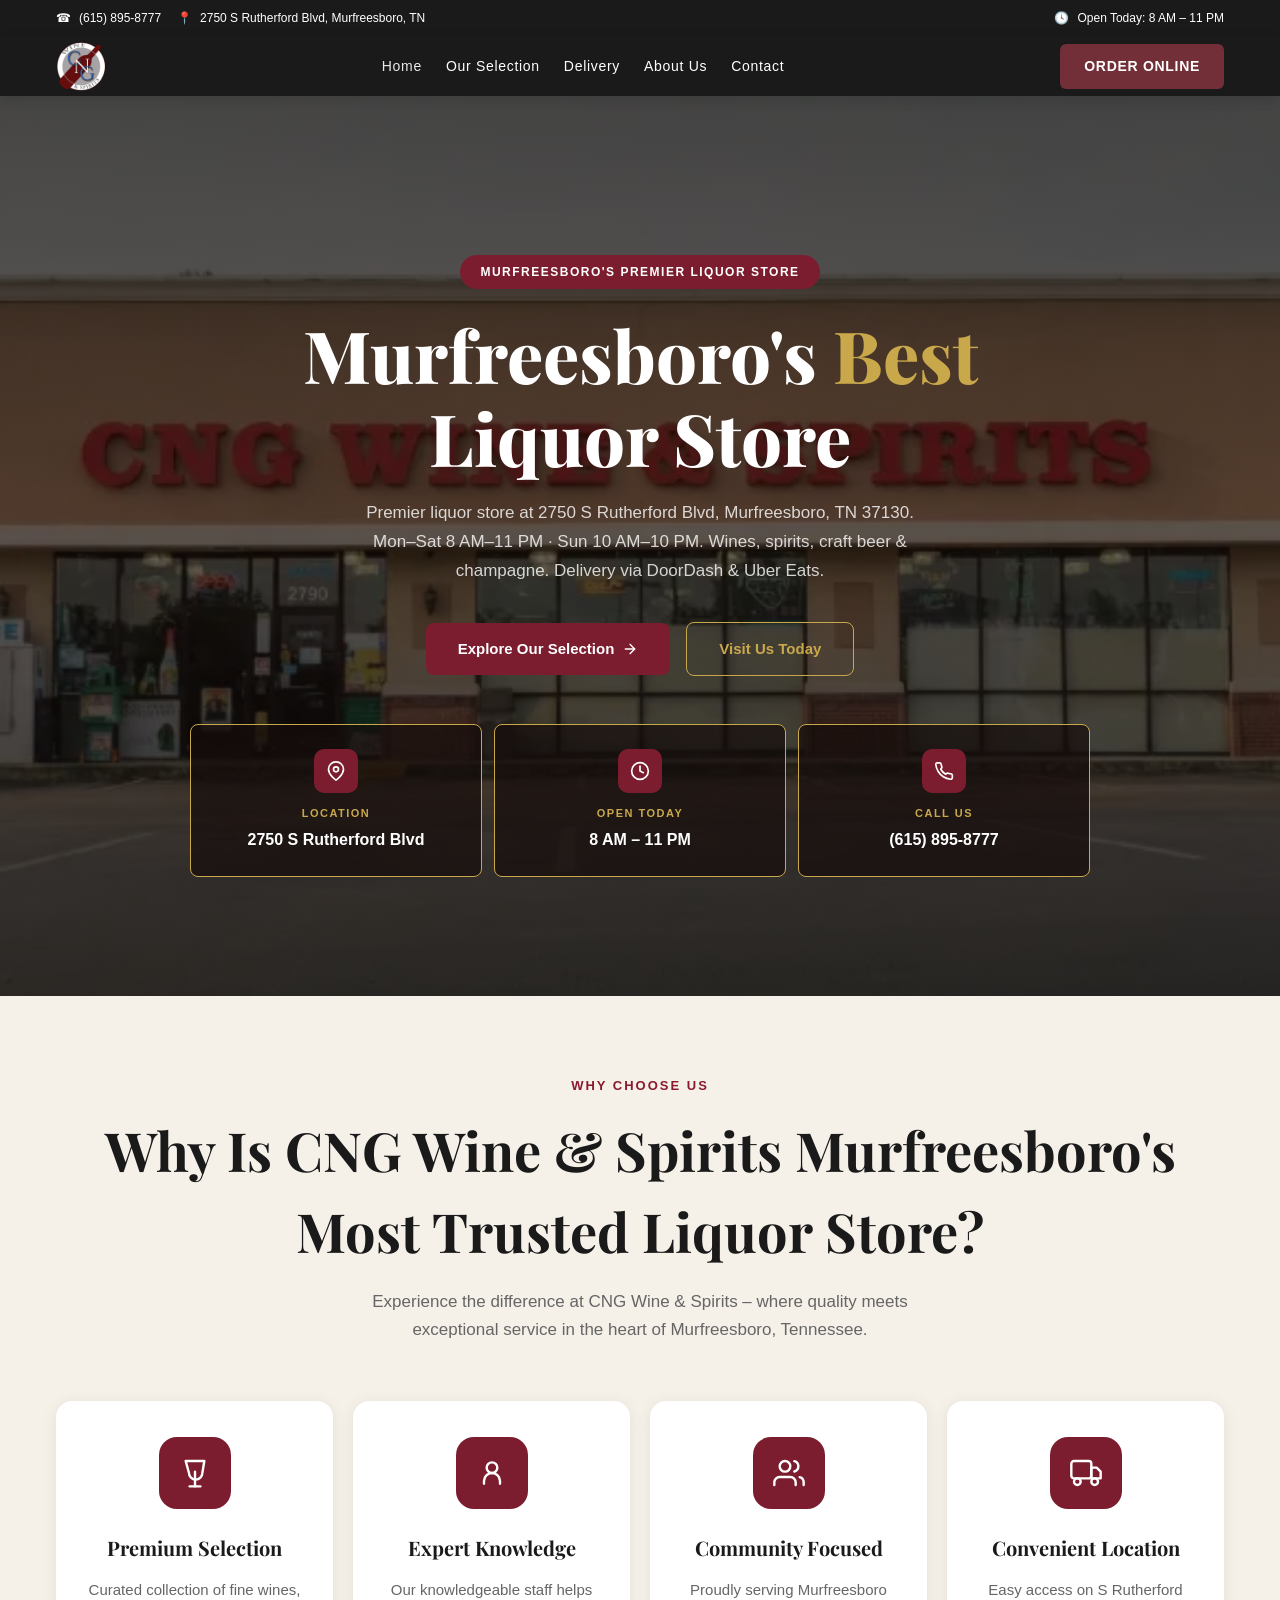
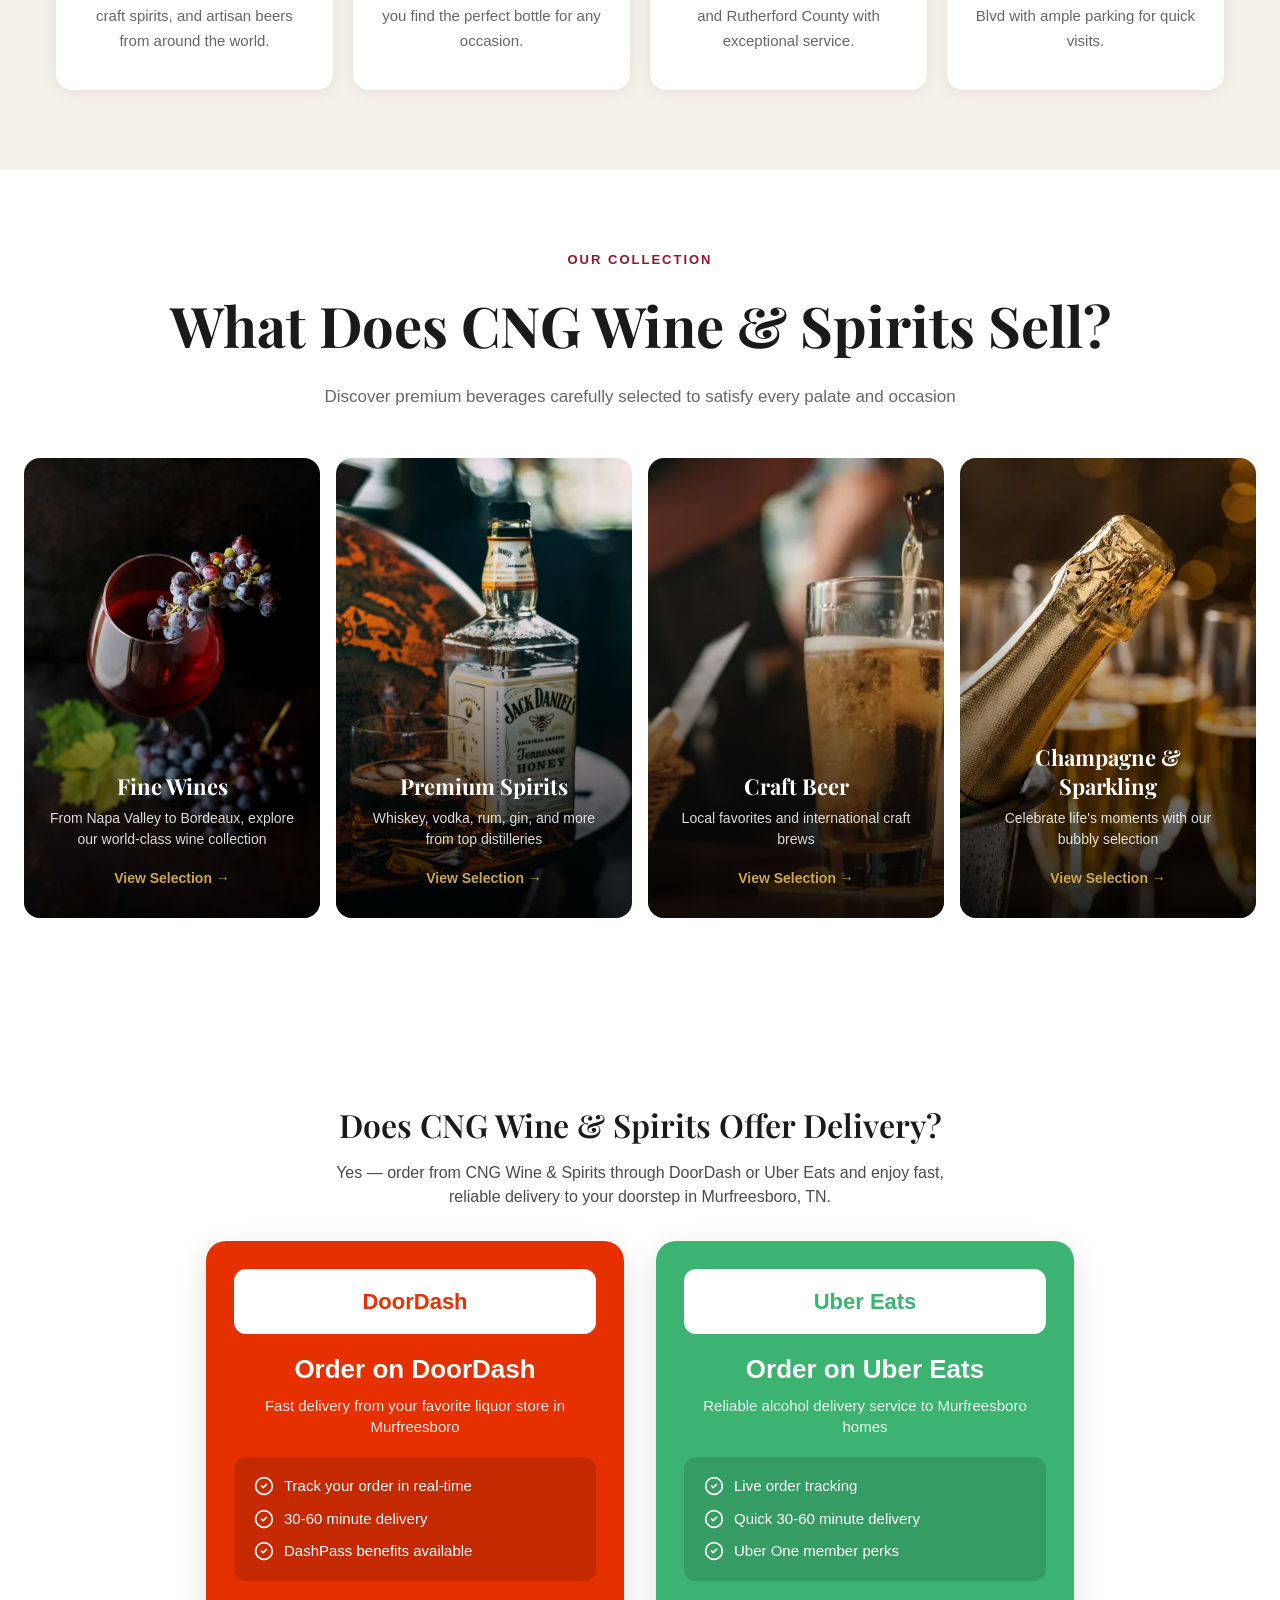
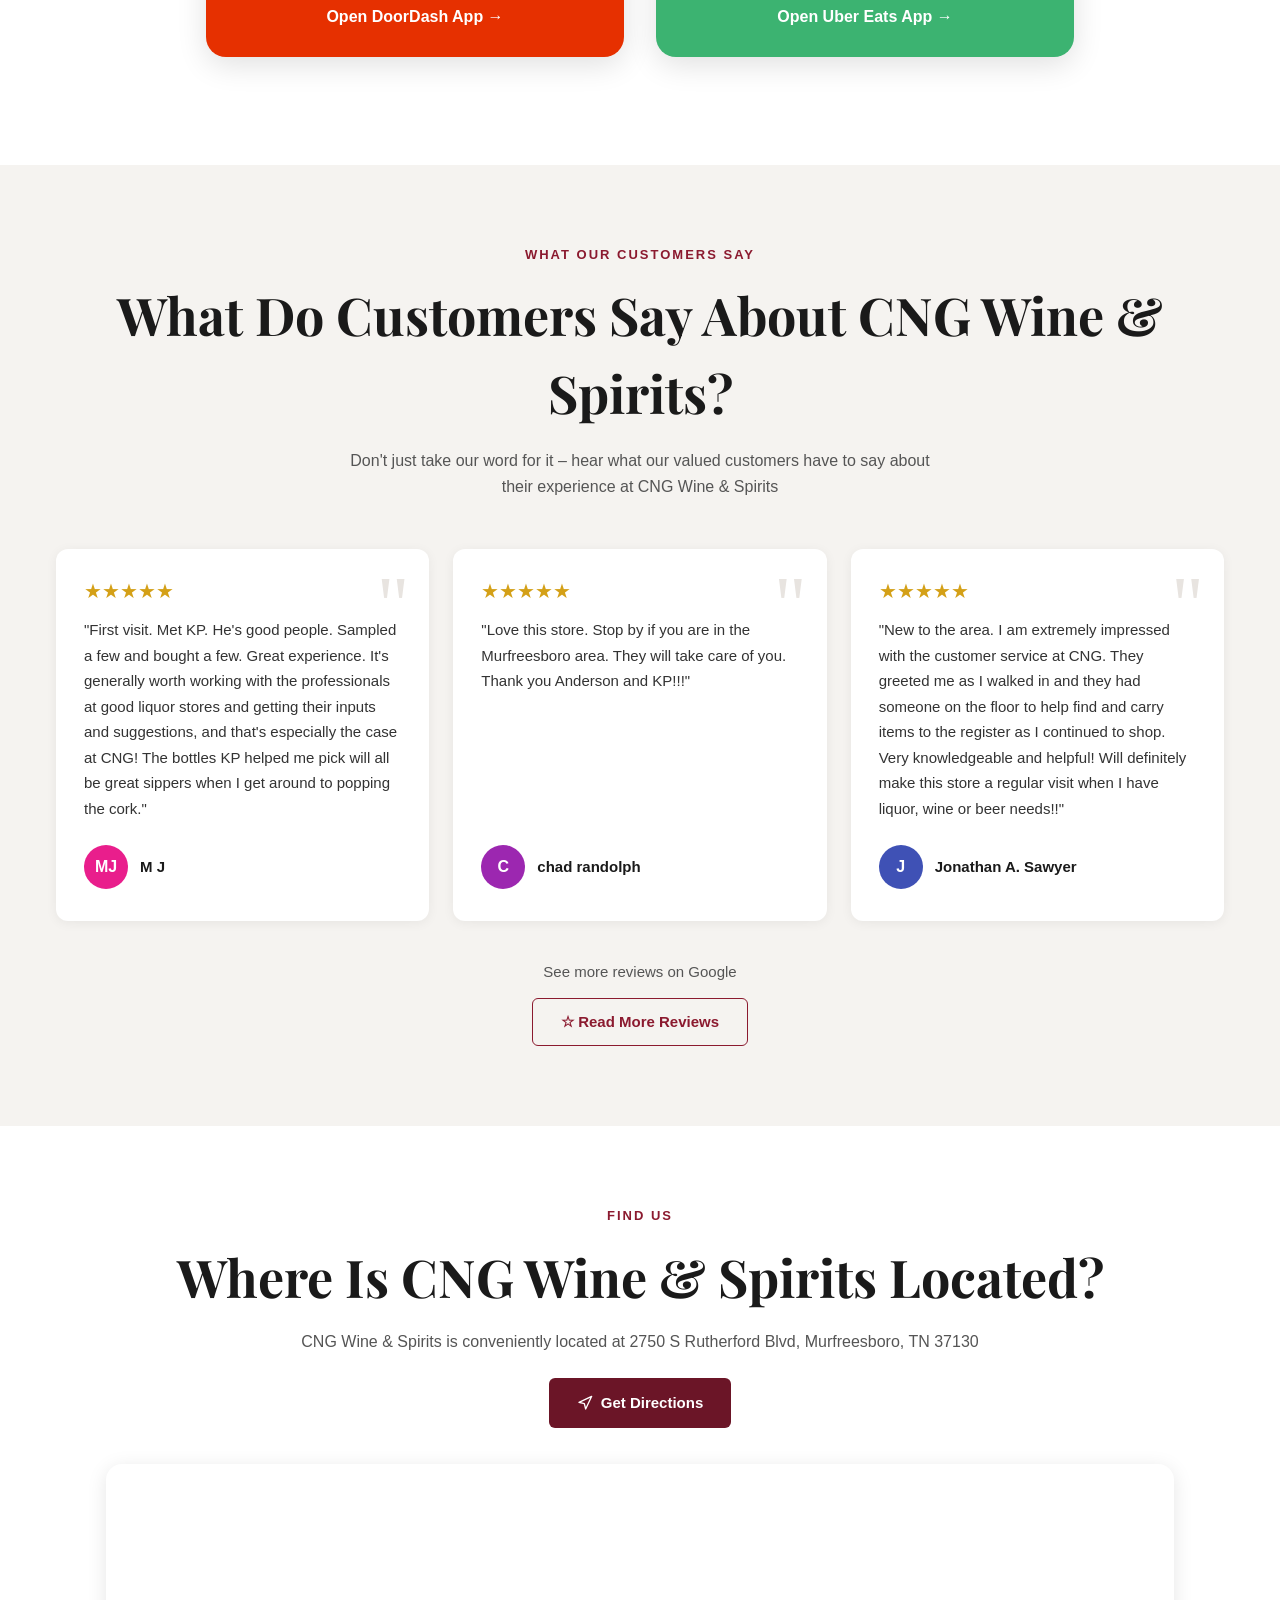
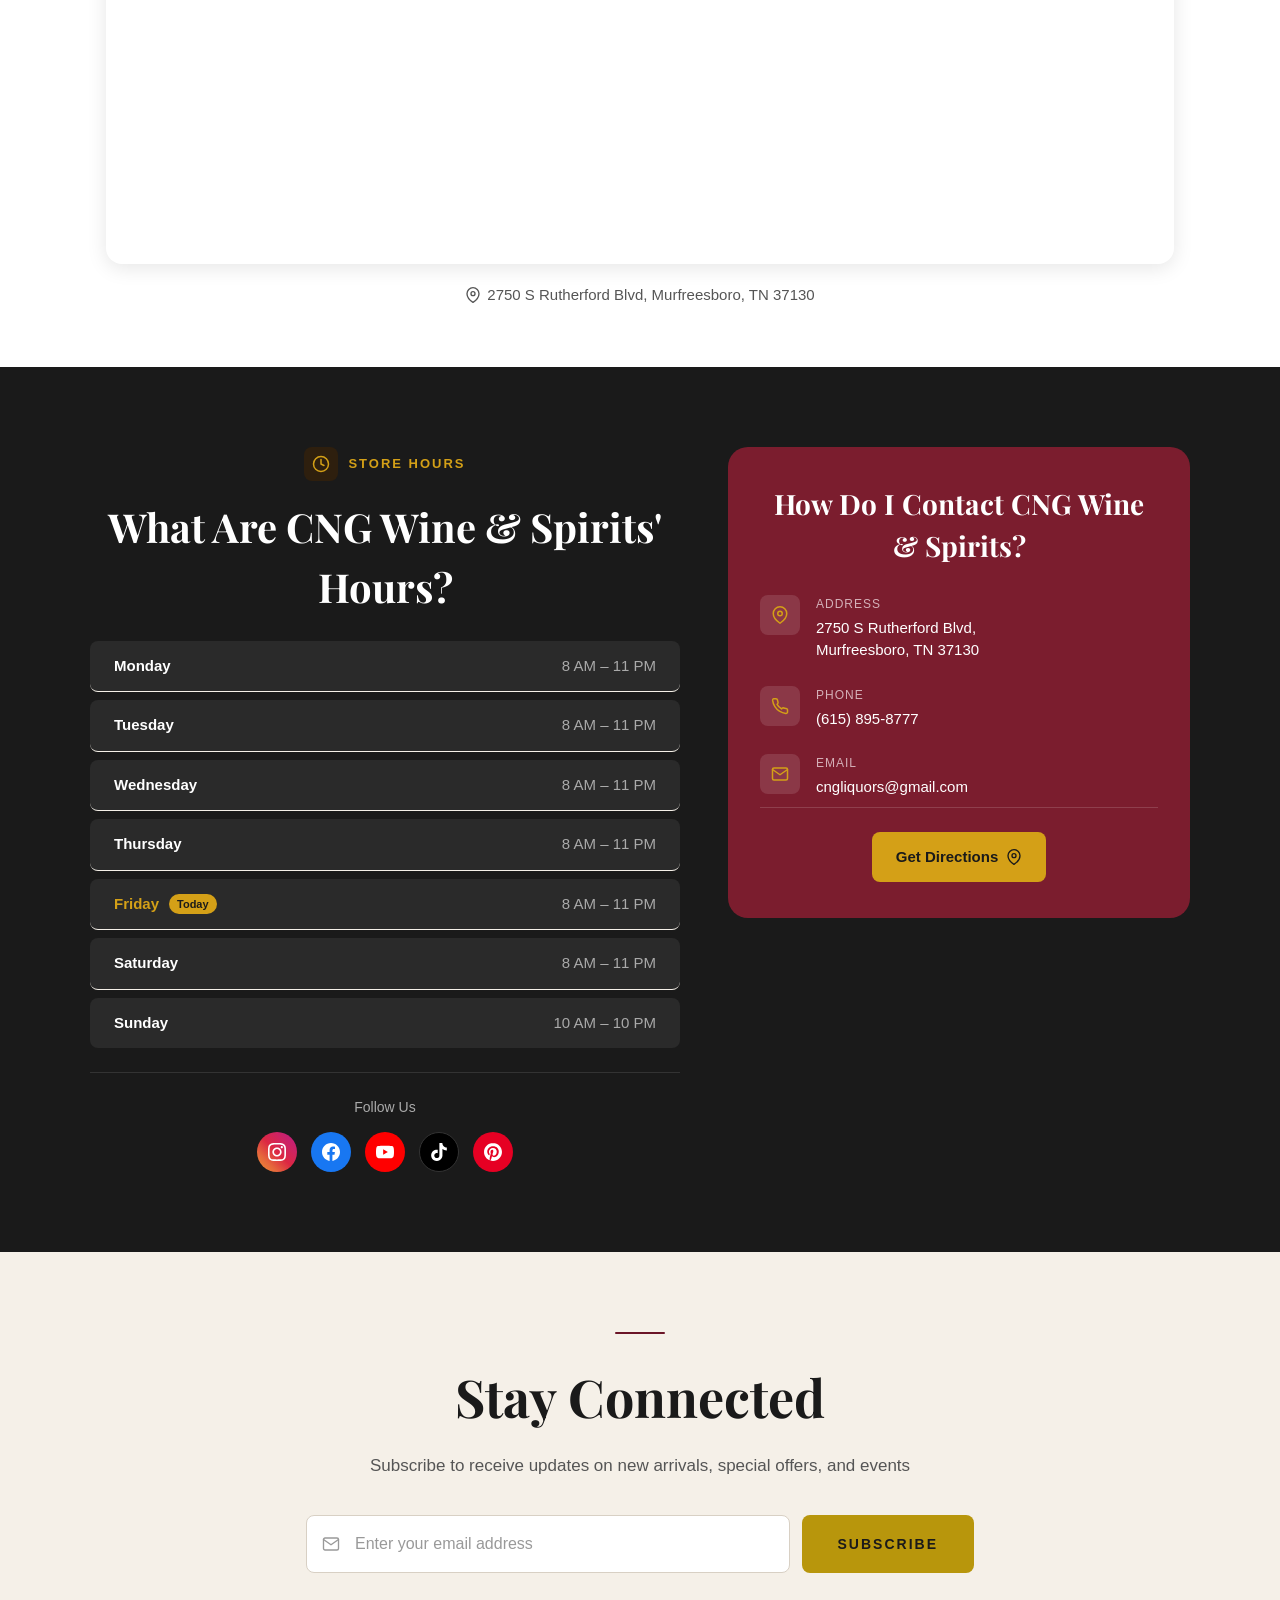
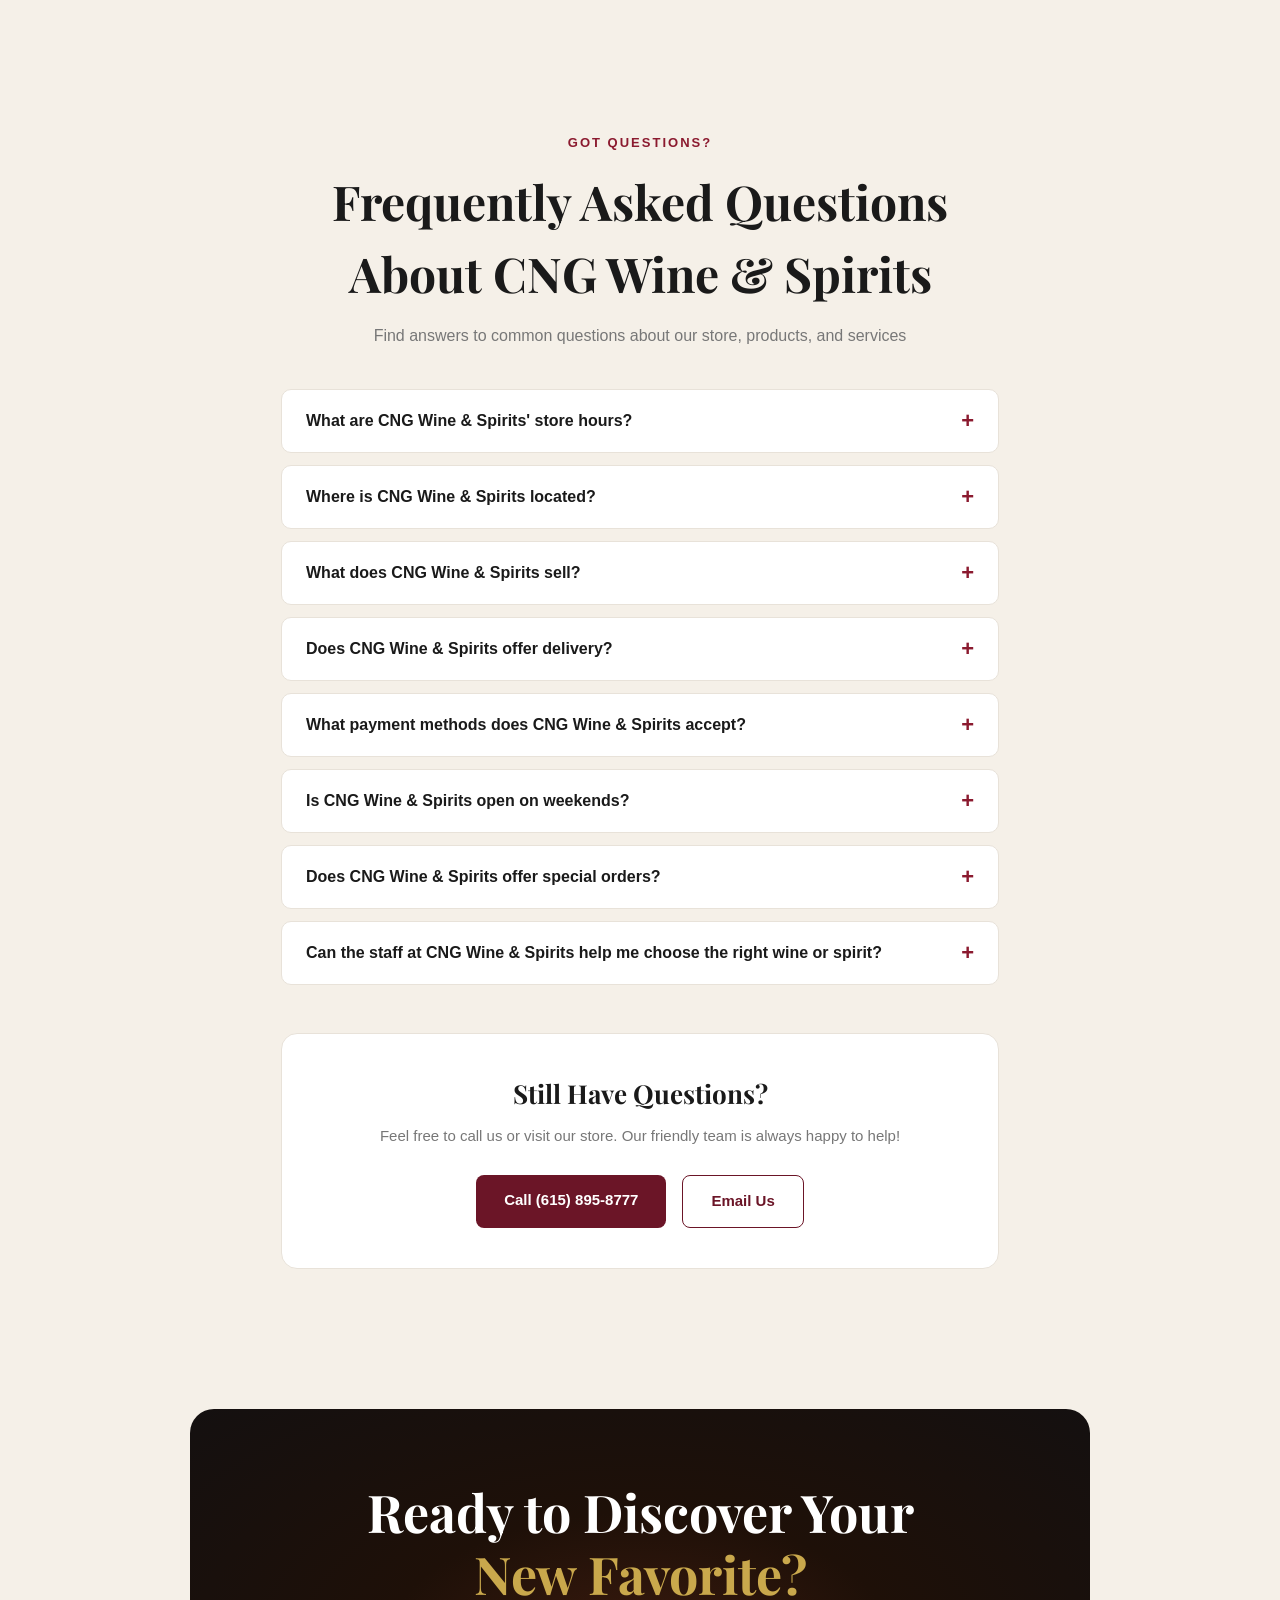
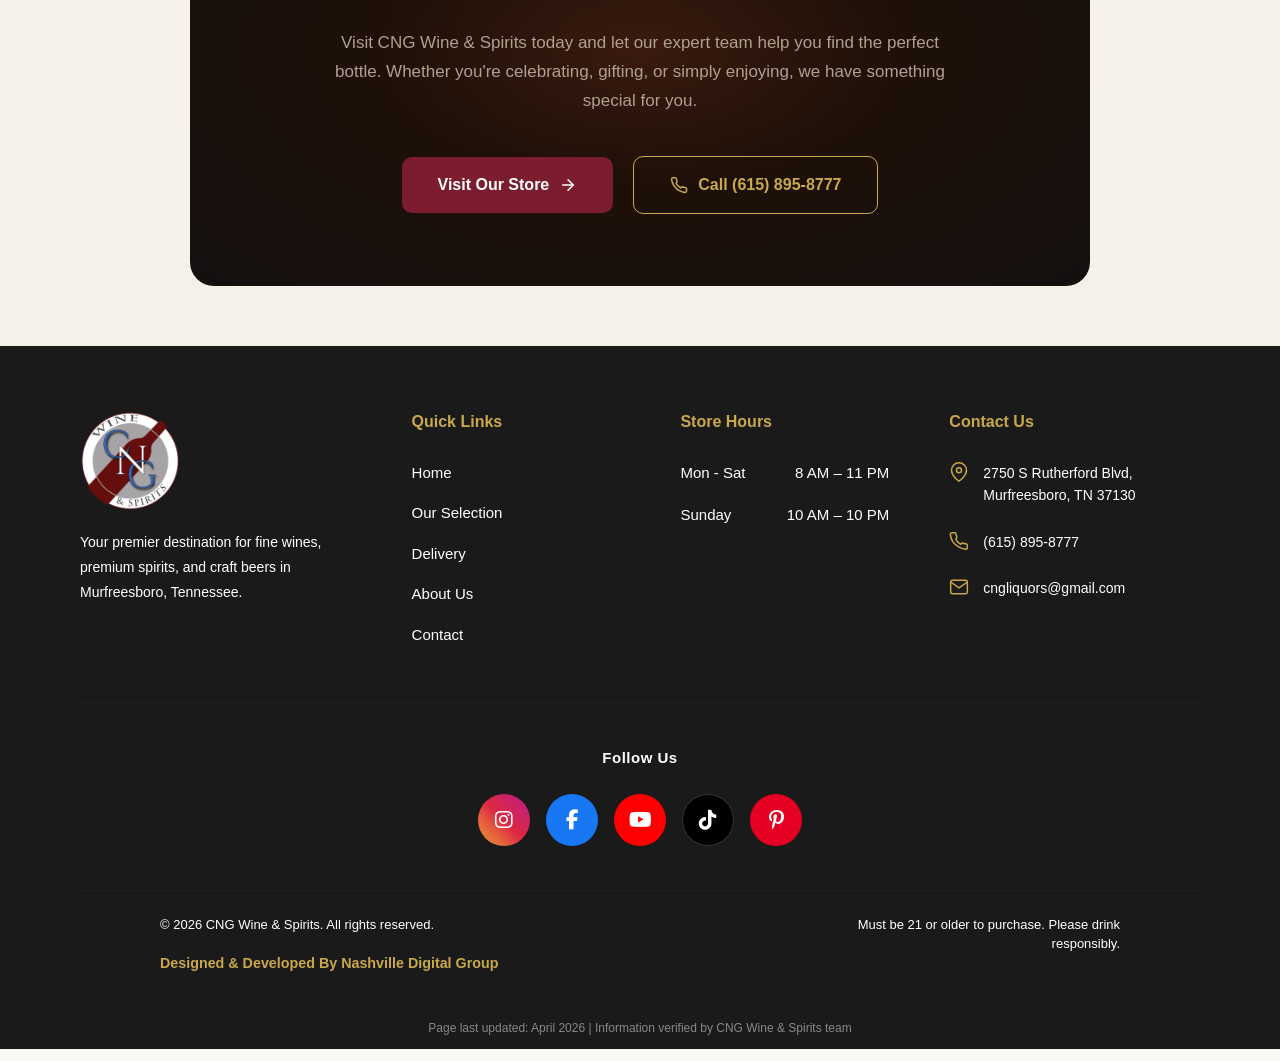
<file: index.html>
<!DOCTYPE html>
<html lang="en">
<head>
  <meta charset="UTF-8">
  <meta name="viewport" content="width=device-width, initial-scale=1.0">
  <title>CNG Wine & Spirits | Liquor Store in Murfreesboro, TN | Fine Wines, Spirits & Craft Beer</title>
  <meta name="description" content="CNG Wine & Spirits — Murfreesboro's premier liquor store at 2750 S Rutherford Blvd, Murfreesboro, TN 37130. Open Mon–Sat 8 AM–11 PM, Sun 10 AM–10 PM. Fine wines, premium spirits, craft beer, champagne. DoorDash & Uber Eats delivery. Call (615) 895-8777.">
  <link rel="stylesheet" href="css/style.css">
  <link rel="icon" type="image/svg+xml" href="images/cnglogo.svg">
  <link rel="preconnect" href="https://fonts.googleapis.com">
  <link rel="preconnect" href="https://fonts.gstatic.com" crossorigin>
  <link href="https://fonts.googleapis.com/css2?family=Playfair+Display:wght@600;700&display=swap" rel="stylesheet">
  <link rel="stylesheet" href="https://cdnjs.cloudflare.com/ajax/libs/font-awesome/6.5.0/css/all.min.css"/>
</head>
<body>

  <!-- Top Bar -->
  <div class="top-bar">
    <div class="top-bar__inner">
      <div class="top-bar__left">
        <a href="tel:+16158958777" class="top-bar__contact">
          <span aria-hidden="true">&#9742;</span>
          <span>(615) 895-8777</span>
        </a>
        <a href="https://www.google.com/maps/dir//2750+S+Rutherford+Blvd,+Murfreesboro,+TN+37130" target="_blank" rel="noopener noreferrer" class="top-bar__contact">
          <span aria-hidden="true">&#128205;</span>
          <span>2750 S Rutherford Blvd, Murfreesboro, TN</span>
        </a>
      </div>
      <div class="top-bar__right">
        <span class="top-bar__hours"><span aria-hidden="true">&#128339;</span> Open Today: 8 AM – 11 PM</span>
      </div>
    </div>
  </div>

  <!-- Header -->
  <header class="header">
    <div class="header__inner">
      <a href="index.html" class="header__logo">
        <img src="images/cnglogo.svg" alt="CNG Liquors" width="120" height="40">
      </a>
      <nav class="nav" aria-label="Main navigation">
        <a href="index.html" class="nav__link nav__link--active">Home</a>
        <a href="selection.html" class="nav__link">Our Selection</a>
        <a href="delivery.html" class="nav__link">Delivery</a>
        <a href="about.html" class="nav__link">About Us</a>
        <a href="contact.html" class="nav__link">Contact</a>
      </nav>
      <div class="header__actions">
        <a href="delivery.html" class="btn btn--primary">Order Online</a>
      </div>
      <button type="button" id="hamburger" class="hamburger" aria-controls="mobile-nav" aria-expanded="false" aria-label="Toggle navigation menu">
        <span class="hamburger__line"></span>
        <span class="hamburger__line"></span>
        <span class="hamburger__line"></span>
      </button>
    </div>
    <nav id="mobile-nav" class="mobile-nav" aria-label="Mobile navigation">
      <div class="nav">
        <a href="index.html" class="nav__link">Home</a>
        <a href="selection.html" class="nav__link">Our Selection</a>
        <a href="delivery.html" class="nav__link">Delivery</a>
        <a href="about.html" class="nav__link">About Us</a>
        <a href="contact.html" class="nav__link">Contact</a>
      </div>
      <div class="header__actions">
        <a href="delivery.html" class="btn btn--primary">Order Online</a>
      </div>
    </nav>
  </header>

  <main>

    <!-- Hero -->
    <section class="hero">
      <div class="hero-bg" aria-hidden="true"></div>
      <div class="hero-overlay" aria-hidden="true"></div>
      <div class="hero-inner">
        <div class="hero-content">
          <p class="hero-badge">MURFREESBORO'S PREMIER LIQUOR STORE</p>
          <h1 class="hero-title">Murfreesboro's <span class="gold-text">Best</span><br>Liquor Store</h1>
          <p class="hero-desc">Premier liquor store at 2750 S Rutherford Blvd, Murfreesboro, TN 37130. Mon–Sat 8 AM–11 PM · Sun 10 AM–10 PM. Wines, spirits, craft beer &amp; champagne. Delivery via DoorDash &amp; Uber Eats.</p>
          <div class="hero-btns">
            <a href="selection.html" class="hero-btn hero-btn--filled">
              <span>Explore Our Selection</span>
              <svg xmlns="http://www.w3.org/2000/svg" width="16" height="16" viewBox="0 0 24 24" fill="none" stroke="white" stroke-width="2" stroke-linecap="round" stroke-linejoin="round" aria-hidden="true"><line x1="5" y1="12" x2="19" y2="12"/><polyline points="12 5 19 12 12 19"/></svg>
            </a>
            <a href="https://www.google.com/maps/dir/?api=1&destination=2750+S+Rutherford+Blvd,+Murfreesboro,+TN+37130" target="_blank" rel="noopener noreferrer" class="hero-btn hero-btn--outline">Visit Us Today</a>
          </div>
        </div>
        <div class="hero-cards">
          <a href="https://www.google.com/maps/dir//2750+S+Rutherford+Blvd,+Murfreesboro,+TN+37130" target="_blank" rel="noopener noreferrer" class="hero-card">
            <span class="hero-card-icon">
              <svg xmlns="http://www.w3.org/2000/svg" width="20" height="20" viewBox="0 0 24 24" fill="none" stroke="white" stroke-width="2" stroke-linecap="round" stroke-linejoin="round" aria-hidden="true"><path d="M21 10c0 7-9 13-9 13s-9-6-9-13a9 9 0 0 1 18 0z"/><circle cx="12" cy="10" r="3"/></svg>
            </span>
            <span class="hero-card-label">LOCATION</span>
            <span class="hero-card-value">2750 S Rutherford Blvd</span>
          </a>
          <div class="hero-card">
            <span class="hero-card-icon">
              <svg xmlns="http://www.w3.org/2000/svg" width="20" height="20" viewBox="0 0 24 24" fill="none" stroke="white" stroke-width="2" stroke-linecap="round" stroke-linejoin="round" aria-hidden="true"><circle cx="12" cy="12" r="10"/><polyline points="12 6 12 12 16 14"/></svg>
            </span>
            <span class="hero-card-label">OPEN TODAY</span>
            <span class="hero-card-value">8 AM – 11 PM</span>
          </div>
          <a href="tel:+16158958777" class="hero-card">
            <span class="hero-card-icon">
              <svg xmlns="http://www.w3.org/2000/svg" width="20" height="20" viewBox="0 0 24 24" fill="none" stroke="white" stroke-width="2" stroke-linecap="round" stroke-linejoin="round" aria-hidden="true"><path d="M22 16.92v3a2 2 0 0 1-2.18 2 19.79 19.79 0 0 1-8.63-3.07 19.5 19.5 0 0 1-6-6 19.79 19.79 0 0 1-3.07-8.67A2 2 0 0 1 3.6 2.18h3a2 2 0 0 1 2 1.72c.13.96.36 1.9.7 2.81a2 2 0 0 1-.45 2.11L8.09 9.91a16 16 0 0 0 6 6l.81-.81a2 2 0 0 1 2.11-.45c.91.34 1.85.57 2.81.7A2 2 0 0 1 22 16.92z"/></svg>
            </span>
            <span class="hero-card-label">CALL US</span>
            <span class="hero-card-value">(615) 895-8777</span>
          </a>
        </div>
      </div>
    </section>

    <!-- Why Choose Us -->
    <section class="why-choose-section">
      <div class="why-choose-section__inner">
        <p class="why-choose-section__eyebrow">WHY CHOOSE US</p>
        <h2 class="why-choose-section__title">Why Is CNG Wine &amp; Spirits Murfreesboro's Most Trusted Liquor Store?</h2>
        <p class="why-choose-section__desc">Experience the difference at CNG Wine &amp; Spirits – where quality meets exceptional service in the heart of Murfreesboro, Tennessee.</p>
        <div class="why-choose-cards">
          <div class="why-choose-card">
            <span class="why-choose-card__icon">
              <svg xmlns="http://www.w3.org/2000/svg" width="32" height="32" viewBox="0 0 24 24" fill="none" stroke="white" stroke-width="1.8" stroke-linecap="round" stroke-linejoin="round" aria-hidden="true"><path d="M8 22h8"/><path d="M12 11v11"/><path d="M5 3h14l-1.5 9a5 5 0 0 1-10 0L5 3z"/></svg>
            </span>
            <h3 class="why-choose-card__title">Premium Selection</h3>
            <p class="why-choose-card__text">Curated collection of fine wines, craft spirits, and artisan beers from around the world.</p>
          </div>
          <div class="why-choose-card">
            <span class="why-choose-card__icon">
              <svg xmlns="http://www.w3.org/2000/svg" width="32" height="32" viewBox="0 0 24 24" fill="none" stroke="white" stroke-width="1.8" stroke-linecap="round" stroke-linejoin="round" aria-hidden="true"><circle cx="12" cy="8" r="4"/><path d="M6 20v-2a6 6 0 0 1 12 0v2"/></svg>
            </span>
            <h3 class="why-choose-card__title">Expert Knowledge</h3>
            <p class="why-choose-card__text">Our knowledgeable staff helps you find the perfect bottle for any occasion.</p>
          </div>
          <div class="why-choose-card">
            <span class="why-choose-card__icon">
              <svg xmlns="http://www.w3.org/2000/svg" width="32" height="32" viewBox="0 0 24 24" fill="none" stroke="white" stroke-width="1.8" stroke-linecap="round" stroke-linejoin="round" aria-hidden="true"><path d="M17 21v-2a4 4 0 0 0-4-4H5a4 4 0 0 0-4 4v2"/><circle cx="9" cy="7" r="4"/><path d="M23 21v-2a4 4 0 0 0-3-3.87"/><path d="M16 3.13a4 4 0 0 1 0 7.75"/></svg>
            </span>
            <h3 class="why-choose-card__title">Community Focused</h3>
            <p class="why-choose-card__text">Proudly serving Murfreesboro and Rutherford County with exceptional service.</p>
          </div>
          <div class="why-choose-card">
            <span class="why-choose-card__icon">
              <svg xmlns="http://www.w3.org/2000/svg" width="32" height="32" viewBox="0 0 24 24" fill="none" stroke="white" stroke-width="1.8" stroke-linecap="round" stroke-linejoin="round" aria-hidden="true"><rect x="1" y="3" width="15" height="13" rx="2"/><path d="M16 8h4l3 3v5h-7V8z"/><circle cx="5.5" cy="18.5" r="2.5"/><circle cx="18.5" cy="18.5" r="2.5"/></svg>
            </span>
            <h3 class="why-choose-card__title">Convenient Location</h3>
            <p class="why-choose-card__text">Easy access on S Rutherford Blvd with ample parking for quick visits.</p>
          </div>
        </div>
      </div>
    </section>

    <!-- Explore Our Selection -->
    <section class="collection-section">
      <div class="collection-section__inner">
        <p class="collection-section__eyebrow">OUR COLLECTION</p>
        <h2 class="collection-section__title">What Does CNG Wine &amp; Spirits Sell?</h2>
        <p class="collection-section__desc">Discover premium beverages carefully selected to satisfy every palate and occasion</p>
        <div class="collection-grid">
          <a href="selection.html#wines" class="collection-card">
            <img src="image/wine-glass.webp" alt="Fine Wines" width="600" height="460">
            <div class="collection-card__overlay"></div>
            <div class="collection-card__content">
              <h3 class="collection-card__title">Fine Wines</h3>
              <p class="collection-card__desc">From Napa Valley to Bordeaux, explore our world-class wine collection</p>
              <span class="collection-card__view-link">View Selection &rarr;</span>
            </div>
          </a>
          <a href="selection.html#spirits" class="collection-card">
            <img src="image/jd-tn-honey-bottle.webp" alt="Premium Spirits" width="600" height="460">
            <div class="collection-card__overlay"></div>
            <div class="collection-card__content">
              <h3 class="collection-card__title">Premium Spirits</h3>
              <p class="collection-card__desc">Whiskey, vodka, rum, gin, and more from top distilleries</p>
              <span class="collection-card__view-link">View Selection &rarr;</span>
            </div>
          </a>
          <a href="selection.html#beers" class="collection-card">
            <img src="image/beer-glass.webp" alt="Craft Beer" width="600" height="460">
            <div class="collection-card__overlay"></div>
            <div class="collection-card__content">
              <h3 class="collection-card__title">Craft Beer</h3>
              <p class="collection-card__desc">Local favorites and international craft brews</p>
              <span class="collection-card__view-link">View Selection &rarr;</span>
            </div>
          </a>
          <a href="selection.html#champagne" class="collection-card">
            <img src="image/Champange.webp" alt="Champagne &amp; Sparkling" width="600" height="460">
            <div class="collection-card__overlay"></div>
            <div class="collection-card__content">
              <h3 class="collection-card__title">Champagne &amp; Sparkling</h3>
              <p class="collection-card__desc">Celebrate life's moments with our bubbly selection</p>
              <span class="collection-card__view-link">View Selection &rarr;</span>
            </div>
          </a>
        </div>
      </div>
    </section>

    <!-- Delivery -->
    <section class="section section--white delivery-section">
      <div class="container text-center">
        <h2 class="section__title section__title--serif">Does CNG Wine &amp; Spirits Offer Delivery?</h2>
        <p class="section__intro">Yes — order from CNG Wine &amp; Spirits through DoorDash or Uber Eats and enjoy fast, reliable delivery to your doorstep in Murfreesboro, TN.</p>
        <div class="delivery-cards">
          <a href="https://www.doordash.com/en/convenience/store/cng-wine-%26-spirits-murfreesboro-2517144/?srsltid=AfmBOoox9ZN9lXNizvsnMre6B5M9URBWcrWl2oug4VZfDkiN8afxcBCJ" target="_blank" rel="noopener noreferrer" class="delivery-card delivery-card--doordash">
            <div class="delivery-card__logo-box">DoorDash</div>
            <h3 class="delivery-card__heading">Order on DoorDash</h3>
            <p class="delivery-card__description">Fast delivery from your favorite liquor store in Murfreesboro</p>
            <div class="delivery-card__features">
              <ul class="delivery-card__features-list">
                <li>
                  <svg class="delivery-card__check" xmlns="http://www.w3.org/2000/svg" width="20" height="20" viewBox="0 0 24 24" fill="none" stroke="white" stroke-width="2" stroke-linecap="round" stroke-linejoin="round" aria-hidden="true"><circle cx="12" cy="12" r="10"/><polyline points="9 12 11 14 15 10"/></svg>
                  <span>Track your order in real-time</span>
                </li>
                <li>
                  <svg class="delivery-card__check" xmlns="http://www.w3.org/2000/svg" width="20" height="20" viewBox="0 0 24 24" fill="none" stroke="white" stroke-width="2" stroke-linecap="round" stroke-linejoin="round" aria-hidden="true"><circle cx="12" cy="12" r="10"/><polyline points="9 12 11 14 15 10"/></svg>
                  <span>30-60 minute delivery</span>
                </li>
                <li>
                  <svg class="delivery-card__check" xmlns="http://www.w3.org/2000/svg" width="20" height="20" viewBox="0 0 24 24" fill="none" stroke="white" stroke-width="2" stroke-linecap="round" stroke-linejoin="round" aria-hidden="true"><circle cx="12" cy="12" r="10"/><polyline points="9 12 11 14 15 10"/></svg>
                  <span>DashPass benefits available</span>
                </li>
              </ul>
            </div>
            <span class="delivery-card__cta">Open DoorDash App &rarr;</span>
          </a>
          <a href="https://www.ubereats.com/store/cng-wine-%26-spirits/wZSMW6AQVoip9eW1_Kujyw?diningMode=DELIVERY&pl=[base64]" target="_blank" rel="noopener noreferrer" class="delivery-card delivery-card--ubereats">
            <div class="delivery-card__logo-box">Uber Eats</div>
            <h3 class="delivery-card__heading">Order on Uber Eats</h3>
            <p class="delivery-card__description">Reliable alcohol delivery service to Murfreesboro homes</p>
            <div class="delivery-card__features">
              <ul class="delivery-card__features-list">
                <li>
                  <svg class="delivery-card__check" xmlns="http://www.w3.org/2000/svg" width="20" height="20" viewBox="0 0 24 24" fill="none" stroke="white" stroke-width="2" stroke-linecap="round" stroke-linejoin="round" aria-hidden="true"><circle cx="12" cy="12" r="10"/><polyline points="9 12 11 14 15 10"/></svg>
                  <span>Live order tracking</span>
                </li>
                <li>
                  <svg class="delivery-card__check" xmlns="http://www.w3.org/2000/svg" width="20" height="20" viewBox="0 0 24 24" fill="none" stroke="white" stroke-width="2" stroke-linecap="round" stroke-linejoin="round" aria-hidden="true"><circle cx="12" cy="12" r="10"/><polyline points="9 12 11 14 15 10"/></svg>
                  <span>Quick 30-60 minute delivery</span>
                </li>
                <li>
                  <svg class="delivery-card__check" xmlns="http://www.w3.org/2000/svg" width="20" height="20" viewBox="0 0 24 24" fill="none" stroke="white" stroke-width="2" stroke-linecap="round" stroke-linejoin="round" aria-hidden="true"><circle cx="12" cy="12" r="10"/><polyline points="9 12 11 14 15 10"/></svg>
                  <span>Uber One member perks</span>
                </li>
              </ul>
            </div>
            <span class="delivery-card__cta">Open Uber Eats App &rarr;</span>
          </a>
        </div>
      </div>
    </section>

    <!-- Testimonials -->
    <section class="testimonials-section">
      <div class="testimonials-section__inner">
        <p class="testimonials-section__eyebrow">WHAT OUR CUSTOMERS SAY</p>
        <h2 class="testimonials-section__title">What Do Customers Say About CNG Wine &amp; Spirits?</h2>
        <p class="testimonials-section__subheading">Don't just take our word for it – hear what our valued customers have to say about their experience at CNG Wine &amp; Spirits</p>
        <div class="testimonials-grid">
          <article class="testimonial-card">
            <div class="testimonial-card__stars" aria-label="5 stars">★★★★★</div>
            <span class="testimonial-card__quote-mark" aria-hidden="true">"</span>
            <p class="testimonial-card__quote">"First visit. Met KP. He's good people. Sampled a few and bought a few. Great experience. It's generally worth working with the professionals at good liquor stores and getting their inputs and suggestions, and that's especially the case at CNG! The bottles KP helped me pick will all be great sippers when I get around to popping the cork."</p>
            <div class="testimonial-card__author">
              <div class="testimonial-card__avatar testimonial-card__avatar--pink" aria-hidden="true">MJ</div>
              <span class="testimonial-card__name">M J</span>
            </div>
          </article>
          <article class="testimonial-card">
            <div class="testimonial-card__stars" aria-label="5 stars">★★★★★</div>
            <span class="testimonial-card__quote-mark" aria-hidden="true">"</span>
            <p class="testimonial-card__quote">"Love this store. Stop by if you are in the Murfreesboro area. They will take care of you. Thank you Anderson and KP!!!"</p>
            <div class="testimonial-card__author">
              <div class="testimonial-card__avatar testimonial-card__avatar--purple" aria-hidden="true">C</div>
              <span class="testimonial-card__name">chad randolph</span>
            </div>
          </article>
          <article class="testimonial-card">
            <div class="testimonial-card__stars" aria-label="5 stars">★★★★★</div>
            <span class="testimonial-card__quote-mark" aria-hidden="true">"</span>
            <p class="testimonial-card__quote">"New to the area. I am extremely impressed with the customer service at CNG. They greeted me as I walked in and they had someone on the floor to help find and carry items to the register as I continued to shop. Very knowledgeable and helpful! Will definitely make this store a regular visit when I have liquor, wine or beer needs!!"</p>
            <div class="testimonial-card__author">
              <div class="testimonial-card__avatar testimonial-card__avatar--indigo" aria-hidden="true">J</div>
              <span class="testimonial-card__name">Jonathan A. Sawyer</span>
            </div>
          </article>
        </div>
        <p class="testimonials-section__cta-text">See more reviews on Google</p>
        <a href="https://www.google.com/maps/search/CNG+Wine+%26+Spirits+Murfreesboro" target="_blank" rel="noopener noreferrer" class="testimonials-section__btn">☆ Read More Reviews</a>
      </div>
    </section>

    <!-- Visit Our Store -->
    <section class="visit-store-section">
      <div class="visit-store-section__inner">
        <p class="visit-store-section__eyebrow">FIND US</p>
        <h2 class="visit-store-section__title">Where Is CNG Wine &amp; Spirits Located?</h2>
        <p class="visit-store-section__address-desc">CNG Wine &amp; Spirits is conveniently located at 2750 S Rutherford Blvd, Murfreesboro, TN 37130</p>
        <a href="https://www.google.com/maps/dir/?api=1&destination=2750+S+Rutherford+Blvd,+Murfreesboro,+TN+37130" target="_blank" rel="noopener noreferrer" class="visit-store-section__btn">
          <svg xmlns="http://www.w3.org/2000/svg" width="16" height="16" viewBox="0 0 24 24" fill="none" stroke="white" stroke-width="2" stroke-linecap="round" stroke-linejoin="round" aria-hidden="true"><polygon points="3 11 22 2 13 21 11 13 3 11"/></svg>
          Get Directions
        </a>
        <div class="visit-store-section__map-wrap">
          <iframe
            src="https://www.google.com/maps?q=2750+S+Rutherford+Blvd,+Murfreesboro,+TN+37130&output=embed"
            width="100%"
            height="400"
            style="border:0;"
            allowfullscreen=""
            loading="lazy"
            referrerpolicy="no-referrer-when-downgrade"
            title="CNG Wine &amp; Spirits location map">
          </iframe>
        </div>
        <p class="visit-store-section__address-line">
          <svg class="visit-store-section__pin" xmlns="http://www.w3.org/2000/svg" width="16" height="16" viewBox="0 0 24 24" fill="none" stroke="currentColor" stroke-width="2" stroke-linecap="round" stroke-linejoin="round" aria-hidden="true"><path d="M21 10c0 7-9 13-9 13s-9-6-9-13a9 9 0 0 1 18 0z"/><circle cx="12" cy="10" r="3"/></svg>
          2750 S Rutherford Blvd, Murfreesboro, TN 37130
        </p>
      </div>
    </section>

    <!-- Store Hours & Contact -->
    <section class="store-hours-contact">
      <div class="store-hours-contact__inner">
        <div class="store-hours-contact__left">
          <div class="store-hours-contact__eyebrow">
            <span class="store-hours-contact__eyebrow-icon">
              <svg xmlns="http://www.w3.org/2000/svg" width="18" height="18" viewBox="0 0 24 24" fill="none" stroke="#D4A017" stroke-width="2" stroke-linecap="round" stroke-linejoin="round" aria-hidden="true"><circle cx="12" cy="12" r="10"/><polyline points="12 6 12 12 16 14"/></svg>
            </span>
            <span class="store-hours-contact__eyebrow-text">STORE HOURS</span>
          </div>
          <h2 class="store-hours-contact__title">What Are CNG Wine &amp; Spirits' Hours?</h2>
          <div class="store-hours-contact__hours">
            <div class="hours-row" data-day="Monday">
              <span class="day-name"><span class="day-label">Monday</span><span class="today-badge">Today</span></span>
              <span class="hours-text">8 AM – 11 PM</span>
            </div>
            <div class="hours-row" data-day="Tuesday">
              <span class="day-name"><span class="day-label">Tuesday</span><span class="today-badge">Today</span></span>
              <span class="hours-text">8 AM – 11 PM</span>
            </div>
            <div class="hours-row" data-day="Wednesday">
              <span class="day-name"><span class="day-label">Wednesday</span><span class="today-badge">Today</span></span>
              <span class="hours-text">8 AM – 11 PM</span>
            </div>
            <div class="hours-row" data-day="Thursday">
              <span class="day-name"><span class="day-label">Thursday</span><span class="today-badge">Today</span></span>
              <span class="hours-text">8 AM – 11 PM</span>
            </div>
            <div class="hours-row" data-day="Friday">
              <span class="day-name"><span class="day-label">Friday</span><span class="today-badge">Today</span></span>
              <span class="hours-text">8 AM – 11 PM</span>
            </div>
            <div class="hours-row" data-day="Saturday">
              <span class="day-name"><span class="day-label">Saturday</span><span class="today-badge">Today</span></span>
              <span class="hours-text">8 AM – 11 PM</span>
            </div>
            <div class="hours-row" data-day="Sunday">
              <span class="day-name"><span class="day-label">Sunday</span><span class="today-badge">Today</span></span>
              <span class="hours-text">10 AM – 10 PM</span>
            </div>
          </div>
          <hr class="store-hours-contact__divider">
          <p class="store-hours-contact__follow">Follow Us</p>
          <div class="store-hours-contact__social">
            <a href="https://www.instagram.com/cngliquor/" target="_blank" rel="noopener noreferrer" class="store-hours-contact__social-btn store-hours-contact__social-btn--instagram" aria-label="Instagram">
              <svg xmlns="http://www.w3.org/2000/svg" width="18" height="18" viewBox="0 0 24 24" fill="currentColor" aria-hidden="true"><path d="M12 2.163c3.204 0 3.584.012 4.85.07 3.252.148 4.771 1.691 4.919 4.919.058 1.265.069 1.645.069 4.849 0 3.205-.012 3.584-.069 4.849-.149 3.225-1.664 4.771-4.919 4.919-1.266.058-1.644.07-4.85.07-3.204 0-3.584-.012-4.849-.07-3.26-.149-4.771-1.699-4.919-4.92-.058-1.265-.07-1.644-.07-4.849 0-3.204.013-3.583.07-4.849.149-3.227 1.664-4.771 4.919-4.919 1.266-.057 1.645-.069 4.849-.069zm0-2.163c-3.259 0-3.667.014-4.947.072-4.358.2-6.78 2.618-6.98 6.98-.059 1.281-.073 1.689-.073 4.948 0 3.259.014 3.668.072 4.948.2 4.358 2.618 6.78 6.98 6.98 1.281.058 1.689.072 4.948.072 3.259 0 3.668-.014 4.948-.072 4.354-.2 6.782-2.618 6.979-6.98.059-1.28.073-1.689.073-4.948 0-3.259-.014-3.667-.072-4.947-.196-4.354-2.617-6.78-6.979-6.98-1.281-.059-1.69-.073-4.949-.073zm0 5.838c-3.403 0-6.162 2.759-6.162 6.162s2.759 6.163 6.162 6.163 6.162-2.759 6.162-6.163c0-3.403-2.759-6.162-6.162-6.162zm0 10.162c-2.209 0-4-1.79-4-4 0-2.209 1.791-4 4-4s4 1.791 4 4c0 2.21-1.791 4-4 4zm6.406-11.845c-.796 0-1.441.645-1.441 1.44s.645 1.44 1.441 1.44c.795 0 1.439-.645 1.439-1.44s-.644-1.44-1.439-1.44z"/></svg>
            </a>
            <a href="https://www.facebook.com/CNGLIQUOR" target="_blank" rel="noopener noreferrer" class="store-hours-contact__social-btn store-hours-contact__social-btn--facebook" aria-label="Facebook">
              <svg xmlns="http://www.w3.org/2000/svg" width="18" height="18" viewBox="0 0 24 24" fill="currentColor" aria-hidden="true"><path d="M24 12.073c0-6.627-5.373-12-12-12s-12 5.373-12 12c0 5.99 4.388 10.954 10.125 11.854v-8.385H7.078v-3.47h3.047V9.43c0-3.007 1.792-4.669 4.533-4.669 1.312 0 2.686.235 2.686.235v2.953H15.83c-1.491 0-1.956.925-1.956 1.874v2.25h3.328l-.532 3.47h-2.796v8.385C19.612 23.027 24 18.062 24 12.073z"/></svg>
            </a>
            <a href="https://www.youtube.com/@CNGWineandSpirits" target="_blank" rel="noopener noreferrer" class="store-hours-contact__social-btn store-hours-contact__social-btn--youtube" aria-label="YouTube">
              <svg xmlns="http://www.w3.org/2000/svg" width="18" height="18" viewBox="0 0 24 24" fill="currentColor" aria-hidden="true"><path d="M23.498 6.186a3.016 3.016 0 0 0-2.122-2.136C19.505 3.545 12 3.545 12 3.545s-7.505 0-9.377.505A3.017 3.017 0 0 0 .502 6.186C0 8.07 0 12 0 12s0 3.93.502 5.814a3.016 3.016 0 0 0 2.122 2.136c1.871.505 9.376.505 9.376.505s7.505 0 9.377-.505a3.015 3.015 0 0 0 2.122-2.136C24 15.93 24 12 24 12s0-3.93-.502-5.814zM9.545 15.568V8.432L15.818 12l-6.273 3.568z"/></svg>
            </a>
            <a href="https://www.tiktok.com/@cngwinespirits" target="_blank" rel="noopener noreferrer" class="store-hours-contact__social-btn store-hours-contact__social-btn--tiktok" aria-label="TikTok">
              <svg xmlns="http://www.w3.org/2000/svg" width="18" height="18" viewBox="0 0 24 24" fill="currentColor" aria-hidden="true"><path d="M12.525.02c1.31-.02 2.61-.01 3.91-.02.08 1.53.63 3.09 1.75 4.17 1.12 1.11 2.7 1.62 4.24 1.79v4.03c-1.44-.05-2.89-.35-4.2-.97-.57-.26-1.1-.59-1.62-.93-.01 2.92.01 5.84-.02 8.75-.08 1.4-.54 2.79-1.35 3.94-1.31 1.92-3.58 3.17-5.91 3.21-1.43.08-2.86-.31-4.08-1.03-2.02-1.19-3.44-3.37-3.65-5.71-.02-.5-.03-1-.01-1.49.18-1.9 1.12-3.72 2.58-4.96 1.66-1.44 3.98-2.13 6.15-1.72.02 1.48-.04 2.96-.04 4.44-.99-.32-2.15-.23-3.02.37-.63.41-1.11 1.04-1.36 1.75-.21.51-.15 1.07-.14 1.61.24 1.64 1.82 3.02 3.5 2.87 1.12-.01 2.19-.66 2.77-1.61.19-.33.4-.67.41-1.06.1-1.79.06-3.57.07-5.36.01-4.03-.01-8.05.02-12.07z"/></svg>
            </a>
            <a href="https://www.pinterest.com/cngliquors" target="_blank" rel="noopener noreferrer" class="store-hours-contact__social-btn store-hours-contact__social-btn--pinterest" aria-label="Pinterest">
              <svg xmlns="http://www.w3.org/2000/svg" width="18" height="18" viewBox="0 0 24 24" fill="currentColor" aria-hidden="true"><path d="M12.017 0C5.396 0 .029 5.367.029 11.987c0 5.079 3.158 9.417 7.618 11.162-.105-.949-.199-2.403.041-3.439.219-.937 1.406-5.957 1.406-5.957s-.359-.72-.359-1.781c0-1.663.967-2.911 2.168-2.911 1.024 0 1.518.769 1.518 1.688 0 1.029-.653 2.567-.992 3.992-.285 1.193.6 2.165 1.775 2.165 2.128 0 3.768-2.245 3.768-5.487 0-2.861-2.063-4.869-5.008-4.869-3.41 0-5.409 2.562-5.409 5.199 0 1.033.394 2.143.889 2.741.099.12.112.225.085.345-.09.375-.293 1.199-.334 1.363-.053.225-.172.271-.401.165-1.495-.69-2.433-2.878-2.433-4.646 0-3.776 2.748-7.252 7.92-7.252 4.158 0 7.392 2.967 7.392 6.923 0 4.135-2.607 7.462-6.233 7.462-1.214 0-2.354-.629-2.758-1.379l-.749 2.848c-.269 1.045-1.004 2.352-1.498 3.146 1.123.345 2.306.535 3.55.535 6.607 0 11.985-5.365 11.985-11.987C23.97 5.39 18.592.026 11.985.026L12.017 0z"/></svg>
            </a>
          </div>
        </div>
        <div class="store-hours-contact__right">
          <div class="store-hours-contact__card">
            <h2 class="store-hours-contact__card-title">How Do I Contact CNG Wine &amp; Spirits?</h2>
            <div class="store-hours-contact__item">
              <span class="store-hours-contact__item-icon">
                <svg xmlns="http://www.w3.org/2000/svg" width="18" height="18" viewBox="0 0 24 24" fill="none" stroke="#D4A017" stroke-width="2" stroke-linecap="round" stroke-linejoin="round" aria-hidden="true"><path d="M21 10c0 7-9 13-9 13s-9-6-9-13a9 9 0 0 1 18 0z"/><circle cx="12" cy="10" r="3"/></svg>
              </span>
              <div>
                <p class="store-hours-contact__item-label">Address</p>
                <p class="store-hours-contact__item-value">2750 S Rutherford Blvd,<br>Murfreesboro, TN 37130</p>
              </div>
            </div>
            <div class="store-hours-contact__item">
              <span class="store-hours-contact__item-icon">
                <svg xmlns="http://www.w3.org/2000/svg" width="18" height="18" viewBox="0 0 24 24" fill="none" stroke="#D4A017" stroke-width="2" stroke-linecap="round" stroke-linejoin="round" aria-hidden="true"><path d="M22 16.92v3a2 2 0 0 1-2.18 2 19.79 19.79 0 0 1-8.63-3.07 19.5 19.5 0 0 1-6-6 19.79 19.79 0 0 1-3.07-8.67A2 2 0 0 1 3.6 2.18h3a2 2 0 0 1 2 1.72c.13.96.36 1.9.7 2.81a2 2 0 0 1-.45 2.11L8.09 9.91a16 16 0 0 0 6 6l.81-.81a2 2 0 0 1 2.11-.45c.91.34 1.85.57 2.81.7A2 2 0 0 1 22 16.92z"/></svg>
              </span>
              <div>
                <p class="store-hours-contact__item-label">Phone</p>
                <p class="store-hours-contact__item-value"><a href="tel:+16158958777">(615) 895-8777</a></p>
              </div>
            </div>
            <div class="store-hours-contact__item">
              <span class="store-hours-contact__item-icon">
                <svg xmlns="http://www.w3.org/2000/svg" width="18" height="18" viewBox="0 0 24 24" fill="none" stroke="#D4A017" stroke-width="2" stroke-linecap="round" stroke-linejoin="round" aria-hidden="true"><path d="M4 4h16c1.1 0 2 .9 2 2v12c0 1.1-.9 2-2 2H4c-1.1 0-2-.9-2-2V6c0-1.1.9-2 2-2z"/><polyline points="22,6 12,13 2,6"/></svg>
              </span>
              <div>
                <p class="store-hours-contact__item-label">Email</p>
                <p class="store-hours-contact__item-value"><a href="mailto:cngliquors@gmail.com">cngliquors@gmail.com</a></p>
              </div>
            </div>
            <hr class="store-hours-contact__card-divider">
            <a href="https://www.google.com/maps/dir/?api=1&destination=2750+S+Rutherford+Blvd,+Murfreesboro,+TN+37130" target="_blank" rel="noopener noreferrer" class="store-hours-contact__card-btn">
              Get Directions
              <svg xmlns="http://www.w3.org/2000/svg" width="16" height="16" viewBox="0 0 24 24" fill="none" stroke="#1a1a1a" stroke-width="2" stroke-linecap="round" stroke-linejoin="round" aria-hidden="true"><path d="M21 10c0 7-9 13-9 13s-9-6-9-13a9 9 0 0 1 18 0z"/><circle cx="12" cy="10" r="3"/></svg>
            </a>
          </div>
        </div>
      </div>
      <script>
        (function() {
          var days = ['Sunday','Monday','Tuesday','Wednesday','Thursday','Friday','Saturday'];
          var today = days[new Date().getDay()];
          document.querySelectorAll('.hours-row').forEach(function(row) {
            if (row.dataset.day === today) {
              row.classList.add('is-today');
            }
          });
        })();
      </script>
    </section>

    <!-- Newsletter -->
    <section class="stay-connected">
      <div class="stay-connected__inner">
        <span class="stay-connected__divider" aria-hidden="true"></span>
        <h2 class="stay-connected__title">Stay Connected</h2>
        <p class="stay-connected__desc">Subscribe to receive updates on new arrivals, special offers, and events</p>
        <form class="stay-connected__form subscribe-form" action="https://formspree.io/f/mdalbjga" method="post" aria-label="Newsletter signup">
          <input type="hidden" name="_subject" value="Newsletter signup (footer) - cngliquors.com">
          <div class="stay-connected__input-wrapper">
            <svg class="stay-connected__input-icon" xmlns="http://www.w3.org/2000/svg" width="18" height="18" viewBox="0 0 24 24" fill="none" stroke="currentColor" stroke-width="1.8" stroke-linecap="round" stroke-linejoin="round" aria-hidden="true"><path d="M4 4h16c1.1 0 2 .9 2 2v12c0 1.1-.9 2-2 2H4c-1.1 0-2-.9-2-2V6c0-1.1.9-2 2-2z"/><polyline points="22,6 12,13 2,6"/></svg>
            <label for="stay-connected-email" class="sr-only">Email address</label>
            <input type="email" id="stay-connected-email" name="email" class="stay-connected__input" placeholder="Enter your email address" required>
          </div>
          <button type="submit" class="stay-connected__btn">SUBSCRIBE</button>
        </form>
      </div>
      <script>
        (function() {
          var form = document.querySelector('.subscribe-form');
          if (form) {
            form.addEventListener('submit', function(e) {
              e.preventDefault();
              var email = this.querySelector('input[type="email"]').value.trim();
              if (!email || this.querySelector('input[type="email"]').value.indexOf('@') === -1) {
                alert('Please enter a valid email address.');
                return;
              }
              var btn = this.querySelector('.stay-connected__btn');
              if (btn) btn.disabled = true;
              fetch(this.action, {
                method: 'POST',
                body: new FormData(this),
                headers: { 'Accept': 'application/json' }
              })
                .then(function(r) {
                  if (r.ok) {
                    alert('Thank you for subscribing!');
                    form.reset();
                  } else {
                    alert('Something went wrong. Please try again later.');
                  }
                })
                .catch(function() {
                  alert('Something went wrong. Please try again later.');
                })
                .finally(function() {
                  if (btn) btn.disabled = false;
                });
            });
          }
        })();
      </script>
    </section>

    <!-- FAQ -->
    <section class="faq-section">
      <div class="faq-section__inner">
        <p class="faq-section__eyebrow">GOT QUESTIONS?</p>
        <h2 class="faq-section__title">Frequently Asked Questions About CNG Wine &amp; Spirits</h2>
        <p class="faq-section__desc">Find answers to common questions about our store, products, and services</p>
        <div class="faq-accordion">
          <div class="faq-item">
            <button type="button" class="faq-question" aria-expanded="false" aria-controls="faq-a1" id="faq-q1">
              <span>What are CNG Wine &amp; Spirits' store hours?</span>
              <span class="faq-icon" aria-hidden="true">+</span>
            </button>
            <div class="faq-answer" id="faq-a1" role="region" aria-labelledby="faq-q1">
              <p>CNG Wine &amp; Spirits is open Monday through Saturday from 8 AM to 11 PM, and Sunday from 10 AM to 10 PM. We are open 7 days a week at 2750 S Rutherford Blvd, Murfreesboro, TN 37130. Call us at (615) 895-8777 if you have any questions before visiting.</p>
            </div>
          </div>
          <div class="faq-item">
            <button type="button" class="faq-question" aria-expanded="false" aria-controls="faq-a2" id="faq-q2">
              <span>Where is CNG Wine &amp; Spirits located?</span>
              <span class="faq-icon" aria-hidden="true">+</span>
            </button>
            <div class="faq-answer" id="faq-a2" role="region" aria-labelledby="faq-q2">
              <p>CNG Wine &amp; Spirits is located at 2750 S Rutherford Blvd, Murfreesboro, TN 37130. We have ample free parking right in front of the store. You can call us at (615) 895-8777 or get directions on Google Maps.</p>
            </div>
          </div>
          <div class="faq-item">
            <button type="button" class="faq-question" aria-expanded="false" aria-controls="faq-a3" id="faq-q3">
              <span>What does CNG Wine &amp; Spirits sell?</span>
              <span class="faq-icon" aria-hidden="true">+</span>
            </button>
            <div class="faq-answer" id="faq-a3" role="region" aria-labelledby="faq-q3">
              <p>CNG Wine &amp; Spirits carries fine wines, premium spirits, craft beer, champagne, sparkling wines, mixers, and specialty gift sets. Our spirits include whiskey, bourbon, vodka, rum, gin, tequila, and cognac from top distilleries worldwide. Visit us at 2750 S Rutherford Blvd, Murfreesboro, TN 37130 or call (615) 895-8777.</p>
            </div>
          </div>
          <div class="faq-item">
            <button type="button" class="faq-question" aria-expanded="false" aria-controls="faq-a4" id="faq-q4">
              <span>Does CNG Wine &amp; Spirits offer delivery?</span>
              <span class="faq-icon" aria-hidden="true">+</span>
            </button>
            <div class="faq-answer" id="faq-a4" role="region" aria-labelledby="faq-q4">
              <p>Yes! CNG Wine &amp; Spirits offers alcohol delivery in Murfreesboro, TN through DoorDash and Uber Eats. Open either app, search for CNG Wine &amp; Spirits, and place your order for delivery in 30–60 minutes. Valid ID showing you are 21 or older is required upon delivery.</p>
            </div>
          </div>
          <div class="faq-item">
            <button type="button" class="faq-question" aria-expanded="false" aria-controls="faq-a5" id="faq-q5">
              <span>What payment methods does CNG Wine &amp; Spirits accept?</span>
              <span class="faq-icon" aria-hidden="true">+</span>
            </button>
            <div class="faq-answer" id="faq-a5" role="region" aria-labelledby="faq-q5">
              <p>CNG Wine &amp; Spirits accepts all major credit cards, debit cards, and cash at our store at 2750 S Rutherford Blvd, Murfreesboro, TN 37130. We want to make your shopping experience as convenient as possible.</p>
            </div>
          </div>

          <div class="faq-item">
            <button type="button" class="faq-question" aria-expanded="false" aria-controls="faq-a6" id="faq-q6">
              <span>Is CNG Wine &amp; Spirits open on weekends?</span>
              <span class="faq-icon" aria-hidden="true">+</span>
            </button>
            <div class="faq-answer" id="faq-a6" role="region" aria-labelledby="faq-q6">
              <p>Yes, CNG Wine &amp; Spirits is open 7 days a week including weekends. Saturday hours are 8 AM to 11 PM and Sunday hours are 10 AM to 10 PM. Find us at 2750 S Rutherford Blvd, Murfreesboro, TN 37130 or call (615) 895-8777.</p>
            </div>
          </div>

          <div class="faq-item">
            <button type="button" class="faq-question" aria-expanded="false" aria-controls="faq-a7" id="faq-q7">
              <span>Does CNG Wine &amp; Spirits offer special orders?</span>
              <span class="faq-icon" aria-hidden="true">+</span>
            </button>
            <div class="faq-answer" id="faq-a7" role="region" aria-labelledby="faq-q7">
              <p>Yes! If you are looking for a specific bottle not currently in stock, CNG Wine &amp; Spirits is happy to place a special order. Visit us at 2750 S Rutherford Blvd, Murfreesboro, TN 37130 or call (615) 895-8777 to request a special order.</p>
            </div>
          </div>

          <div class="faq-item">
            <button type="button" class="faq-question" aria-expanded="false" aria-controls="faq-a8" id="faq-q8">
              <span>Can the staff at CNG Wine &amp; Spirits help me choose the right wine or spirit?</span>
              <span class="faq-icon" aria-hidden="true">+</span>
            </button>
            <div class="faq-answer" id="faq-a8" role="region" aria-labelledby="faq-q8">
              <p>Absolutely! Our knowledgeable staff is always ready to help you find the perfect bottle for any occasion or budget. Stop by at 2750 S Rutherford Blvd, Murfreesboro, TN 37130 or call us at (615) 895-8777.</p>
            </div>
          </div>
        </div>
        <div class="faq-section__contact-box">
          <h3 class="faq-section__contact-title">Still Have Questions?</h3>
          <p class="faq-section__contact-desc">Feel free to call us or visit our store. Our friendly team is always happy to help!</p>
          <div class="faq-section__contact-btns">
            <a href="tel:+16158958777" class="faq-section__btn faq-section__btn--filled">Call (615) 895-8777</a>
            <a href="mailto:cngliquors@gmail.com" class="faq-section__btn faq-section__btn--outline">Email Us</a>
          </div>
        </div>
      </div>
      <script>
        (function() {
          document.querySelectorAll('.faq-question').forEach(function(question) {
            question.addEventListener('click', function() {
              var item = this.closest('.faq-item');
              var answer = item.querySelector('.faq-answer');
              var icon = item.querySelector('.faq-icon');
              var isOpen = item.classList.contains('is-open');
              document.querySelectorAll('.faq-item').forEach(function(el) {
                el.classList.remove('is-open');
                var a = el.querySelector('.faq-answer');
                var i = el.querySelector('.faq-icon');
                if (a) a.style.maxHeight = null;
                if (i) i.style.transform = 'rotate(0deg)';
              });
              if (!isOpen) {
                item.classList.add('is-open');
                if (answer) answer.style.maxHeight = answer.scrollHeight + 'px';
                if (icon) icon.style.transform = 'rotate(45deg)';
              }
            });
          });
        })();
      </script>
    </section>

    <!-- Final CTA -->
    <section class="cta-banner">
      <div class="cta-banner__card">
        <h2 class="cta-banner__title">Ready to Discover Your<br><span class="gold-text">New Favorite?</span></h2>
        <p class="cta-banner__desc">Visit CNG Wine &amp; Spirits today and let our expert team help you find the perfect bottle. Whether you're celebrating, gifting, or simply enjoying, we have something special for you.</p>
        <div class="cta-banner__btns">
          <a href="https://www.google.com/maps/dir/?api=1&destination=2750+S+Rutherford+Blvd,+Murfreesboro,+TN+37130" target="_blank" rel="noopener noreferrer" class="cta-banner__btn cta-banner__btn--filled">
            <span>Visit Our Store</span>
            <svg xmlns="http://www.w3.org/2000/svg" width="18" height="18" viewBox="0 0 24 24" fill="none" stroke="white" stroke-width="2" stroke-linecap="round" stroke-linejoin="round" aria-hidden="true"><line x1="5" y1="12" x2="19" y2="12"/><polyline points="12 5 19 12 12 19"/></svg>
          </a>
          <a href="tel:+16158958777" class="cta-banner__btn cta-banner__btn--outline">
            <svg xmlns="http://www.w3.org/2000/svg" width="18" height="18" viewBox="0 0 24 24" fill="none" stroke="currentColor" stroke-width="2" stroke-linecap="round" stroke-linejoin="round" aria-hidden="true"><path d="M22 16.92v3a2 2 0 0 1-2.18 2 19.79 19.79 0 0 1-8.63-3.07 19.5 19.5 0 0 1-6-6 19.79 19.79 0 0 1-3.07-8.67A2 2 0 0 1 3.6 2.18h3a2 2 0 0 1 2 1.72c.13.96.36 1.9.7 2.81a2 2 0 0 1-.45 2.11L8.09 9.91a16 16 0 0 0 6 6l.81-.81a2 2 0 0 1 2.11-.45c.91.34 1.85.57 2.81.7A2 2 0 0 1 22 16.92z"/></svg>
            <span>Call (615) 895-8777</span>
          </a>
        </div>
      </div>
    </section>
  </main>

  <!-- Footer -->
  <footer class="footer">
    <div class="footer__top">
      <div class="footer__brand">
        <img src="images/cnglogo.svg" alt="CNG Wine &amp; Spirits" class="footer__logo-img" width="100" height="100">
        <p class="footer__tagline">Your premier destination for fine wines, premium spirits, and craft beers in Murfreesboro, Tennessee.</p>
      </div>
      <div class="footer__col">
        <h3 class="footer__heading">Quick Links</h3>
        <nav class="footer__links">
          <a href="index.html">Home</a>
          <a href="selection.html">Our Selection</a>
          <a href="delivery.html">Delivery</a>
          <a href="about.html">About Us</a>
          <a href="contact.html">Contact</a>
        </nav>
      </div>
      <div class="footer__col">
        <h3 class="footer__heading">Store Hours</h3>
        <div class="footer__hours">
          <div class="footer__hours-row">
            <span>Mon - Sat</span>
            <span>8 AM – 11 PM</span>
          </div>
          <div class="footer__hours-row">
            <span>Sunday</span>
            <span>10 AM – 10 PM</span>
          </div>
        </div>
      </div>
      <div class="footer__col">
        <h3 class="footer__heading">Contact Us</h3>
        <div class="footer__contact">
          <div class="footer__contact-item">
            <span class="footer__contact-icon" aria-hidden="true">
              <svg xmlns="http://www.w3.org/2000/svg" width="20" height="20" viewBox="0 0 24 24" fill="none" stroke="#C9A84C" stroke-width="1.8" stroke-linecap="round" stroke-linejoin="round"><path d="M21 10c0 7-9 13-9 13s-9-6-9-13a9 9 0 0 1 18 0z"/><circle cx="12" cy="10" r="3"/></svg>
            </span>
            <span>2750 S Rutherford Blvd, Murfreesboro, TN 37130</span>
          </div>
          <div class="footer__contact-item">
            <span class="footer__contact-icon" aria-hidden="true">
              <svg xmlns="http://www.w3.org/2000/svg" width="20" height="20" viewBox="0 0 24 24" fill="none" stroke="#C9A84C" stroke-width="1.8" stroke-linecap="round" stroke-linejoin="round"><path d="M22 16.92v3a2 2 0 0 1-2.18 2 19.79 19.79 0 0 1-8.63-3.07A19.5 19.5 0 0 1 4.69 13a19.79 19.79 0 0 1-3.07-8.67A2 2 0 0 1 3.6 2.18h3a2 2 0 0 1 2 1.72c.13.96.36 1.9.7 2.81a2 2 0 0 1-.45 2.11L8.09 9.91a16 16 0 0 0 6 6l.81-.81a2 2 0 0 1 2.11-.45c.91.34 1.85.57 2.81.7A2 2 0 0 1 22 16.92z"/></svg>
            </span>
            <a href="tel:+16158958777">(615) 895-8777</a>
          </div>
          <div class="footer__contact-item">
            <span class="footer__contact-icon" aria-hidden="true">
              <svg xmlns="http://www.w3.org/2000/svg" width="20" height="20" viewBox="0 0 24 24" fill="none" stroke="#C9A84C" stroke-width="1.8" stroke-linecap="round" stroke-linejoin="round"><path d="M4 4h16c1.1 0 2 .9 2 2v12c0 1.1-.9 2-2 2H4c-1.1 0-2-.9-2-2V6c0-1.1.9-2 2-2z"/><polyline points="22,6 12,13 2,6"/></svg>
            </span>
            <a href="mailto:cngliquors@gmail.com">cngliquors@gmail.com</a>
          </div>
        </div>
      </div>
    </div>
    <hr class="footer__divider">
    <div class="footer__follow">
      <p class="footer__follow-label">Follow Us</p>
      <div class="footer__social">
        <a href="https://www.instagram.com/cngliquor/" target="_blank" rel="noopener noreferrer" class="footer__social-link footer__social-link--instagram" aria-label="Instagram"><i class="fa-brands fa-instagram"></i></a>
        <a href="https://www.facebook.com/CNGLIQUOR" target="_blank" rel="noopener noreferrer" class="footer__social-link footer__social-link--facebook" aria-label="Facebook"><i class="fa-brands fa-facebook-f"></i></a>
        <a href="https://www.youtube.com/@CNGWineandSpirits" target="_blank" rel="noopener noreferrer" class="footer__social-link footer__social-link--youtube" aria-label="YouTube"><i class="fa-brands fa-youtube"></i></a>
        <a href="https://www.tiktok.com/@cngwinespirits" target="_blank" rel="noopener noreferrer" class="footer__social-link footer__social-link--tiktok" aria-label="TikTok"><i class="fa-brands fa-tiktok"></i></a>
        <a href="https://www.pinterest.com/cngliquors" target="_blank" rel="noopener noreferrer" class="footer__social-link footer__social-link--pinterest" aria-label="Pinterest"><i class="fa-brands fa-pinterest-p"></i></a>
      </div>
    </div>
    <hr class="footer__divider">
    <div class="footer__bottom-bar">
      <div class="footer__bottom-inner">
        <p class="footer__copyright">© 2026 CNG Wine &amp; Spirits. All rights reserved.<span class="footer__copyright-line2">Designed &amp; Developed By <a href="https://nashvilledigitalgroup.com" target="_blank" rel="noopener noreferrer" class="footer__ndg-link">Nashville Digital Group</a></span></p>
        <p class="footer__disclaimer">Must be 21 or older to purchase. Please drink responsibly.</p>
      </div>
    </div>
    <p style="text-align:center;font-size:0.75rem;color:#888;padding:8px 0 12px;">Page last updated: April 2026 | Information verified by CNG Wine &amp; Spirits team</p>
  </footer>

  <!-- SCHEMA: LocalBusiness -->
  <script type="application/ld+json" id="schema-lb-home">
  {
    "@context": "https://schema.org",
    "@type": ["LocalBusiness", "LiquorStore"],
    "name": "CNG Wine & Spirits",
    "alternateName": "CNG Liquors",
    "description": "CNG Wine & Spirits is Murfreesboro's premier liquor store located at 2750 S Rutherford Blvd, Murfreesboro, TN 37130. We carry a wide selection of fine wines, premium spirits including whiskey, bourbon, vodka, rum, gin, tequila, and cognac, craft beer, champagne, sparkling wine, mixers, and specialty gift sets. Our knowledgeable staff helps customers find the perfect bottle for any occasion or budget. We are open Monday through Saturday from 8 AM to 11 PM and Sunday from 10 AM to 10 PM. Alcohol delivery is available through DoorDash and Uber Eats. We accept all major credit cards, debit cards, and cash.",
    "url": "https://cngliquors.com/index.html",
    "telephone": "+16158958777",
    "email": "cngliquors@gmail.com",
    "image": "https://cngliquors.com/images/cnglogo.svg",
    "currenciesAccepted": "USD",
    "paymentAccepted": "Cash, Credit Card, Debit Card",
    "priceRange": "$$",
    "hasMap": "https://www.google.com/maps/place/2750+S+Rutherford+Blvd,+Murfreesboro,+TN+37130",
    "address": {
      "@type": "PostalAddress",
      "streetAddress": "2750 S Rutherford Blvd",
      "addressLocality": "Murfreesboro",
      "addressRegion": "TN",
      "postalCode": "37130",
      "addressCountry": "US"
    },
    "geo": {
      "@type": "GeoCoordinates",
      "latitude": 35.8462,
      "longitude": -86.3907
    },
    "openingHoursSpecification": [
      {
        "@type": "OpeningHoursSpecification",
        "dayOfWeek": ["Monday","Tuesday","Wednesday","Thursday","Friday","Saturday"],
        "opens": "08:00",
        "closes": "23:00"
      },
      {
        "@type": "OpeningHoursSpecification",
        "dayOfWeek": ["Sunday"],
        "opens": "10:00",
        "closes": "22:00"
      }
    ]
  }
  </script>

  <!-- SCHEMA: FAQPage -->
  <script type="application/ld+json" id="schema-faq-home">
  {
    "@context": "https://schema.org",
    "@type": "FAQPage",
    "mainEntity": [
      {
        "@type": "Question",
        "name": "What are CNG Wine & Spirits' store hours?",
        "acceptedAnswer": {
          "@type": "Answer",
          "text": "CNG Wine & Spirits is open Monday through Saturday from 8 AM to 11 PM, and Sunday from 10 AM to 10 PM. We are open 7 days a week at 2750 S Rutherford Blvd, Murfreesboro, TN 37130. Call us at (615) 895-8777 if you have any questions before visiting."
        }
      },
      {
        "@type": "Question",
        "name": "Where is CNG Wine & Spirits located?",
        "acceptedAnswer": {
          "@type": "Answer",
          "text": "CNG Wine & Spirits is located at 2750 S Rutherford Blvd, Murfreesboro, TN 37130. We have ample free parking right in front of the store. You can call us at (615) 895-8777 or get directions on Google Maps."
        }
      },
      {
        "@type": "Question",
        "name": "What does CNG Wine & Spirits sell?",
        "acceptedAnswer": {
          "@type": "Answer",
          "text": "CNG Wine & Spirits carries fine wines, premium spirits, craft beer, champagne, sparkling wines, mixers, and specialty gift sets. Our spirits include whiskey, bourbon, vodka, rum, gin, tequila, and cognac from top distilleries worldwide. Visit us at 2750 S Rutherford Blvd, Murfreesboro, TN 37130 or call (615) 895-8777."
        }
      },
      {
        "@type": "Question",
        "name": "Does CNG Wine & Spirits offer delivery?",
        "acceptedAnswer": {
          "@type": "Answer",
          "text": "Yes! CNG Wine & Spirits offers alcohol delivery in Murfreesboro, TN through DoorDash and Uber Eats. Open either app, search for CNG Wine & Spirits, and place your order for delivery in 30-60 minutes. Valid ID showing you are 21 or older is required upon delivery."
        }
      },
      {
        "@type": "Question",
        "name": "What payment methods does CNG Wine & Spirits accept?",
        "acceptedAnswer": {
          "@type": "Answer",
          "text": "CNG Wine & Spirits accepts all major credit cards, debit cards, and cash at our store at 2750 S Rutherford Blvd, Murfreesboro, TN 37130."
        }
      },
      {
        "@type": "Question",
        "name": "Is CNG Wine & Spirits open on weekends?",
        "acceptedAnswer": {
          "@type": "Answer",
          "text": "Yes, CNG Wine & Spirits is open 7 days a week including weekends. Saturday hours are 8 AM to 11 PM and Sunday hours are 10 AM to 10 PM. Find us at 2750 S Rutherford Blvd, Murfreesboro, TN 37130 or call (615) 895-8777."
        }
      },
      {
        "@type": "Question",
        "name": "Does CNG Wine & Spirits offer special orders?",
        "acceptedAnswer": {
          "@type": "Answer",
          "text": "Yes! If you are looking for a specific bottle not currently in stock, CNG Wine & Spirits is happy to place a special order. Visit us at 2750 S Rutherford Blvd, Murfreesboro, TN 37130 or call (615) 895-8777."
        }
      },
      {
        "@type": "Question",
        "name": "Can the staff at CNG Wine & Spirits help me choose the right wine or spirit?",
        "acceptedAnswer": {
          "@type": "Answer",
          "text": "Absolutely! Our knowledgeable staff is always ready to help you find the perfect bottle for any occasion or budget. Stop by at 2750 S Rutherford Blvd, Murfreesboro, TN 37130 or call us at (615) 895-8777."
        }
      }
    ]
  }
  </script>

  <!-- Email Subscribe Pop-up -->
  <div id="email-popup-overlay" style="display:none;">
    <div id="email-popup-modal">
      <button id="popup-close-btn" aria-label="Close">
        <svg xmlns="http://www.w3.org/2000/svg" width="18" height="18" viewBox="0 0 24 24" fill="none" stroke="white" stroke-width="2.5" stroke-linecap="round" stroke-linejoin="round">
          <line x1="18" y1="6" x2="6" y2="18"/>
          <line x1="6" y1="6" x2="18" y2="18"/>
        </svg>
      </button>
      <div id="popup-icon-badge">
        <svg xmlns="http://www.w3.org/2000/svg" width="32" height="32" viewBox="0 0 24 24" fill="none" stroke="#C9A84C" stroke-width="1.8" stroke-linecap="round" stroke-linejoin="round">
          <path d="M4 4h16c1.1 0 2 .9 2 2v12c0 1.1-.9 2-2 2H4c-1.1 0-2-.9-2-2V6c0-1.1.9-2 2-2z"/>
          <polyline points="22,6 12,13 2,6"/>
        </svg>
      </div>
      <div id="popup-form-area">
        <h2 id="popup-heading">Stay Connected</h2>
        <p id="popup-description">Join our community and be the first to hear about exclusive deals, new arrivals, and special events at CNG Wine &amp; Spirits!</p>
        <form id="popup-subscribe-form" action="https://formspree.io/f/mdalbjga" method="post" aria-label="Newsletter signup">
          <input type="hidden" name="_subject" value="Newsletter signup - cngliquors.com">
          <input type="email" id="popup-email-input" name="email" placeholder="Enter your email address" required autocomplete="email"/>
          <button type="submit" id="popup-submit-btn">Subscribe Now</button>
        </form>
        <p id="popup-privacy-text">We respect your privacy. Unsubscribe anytime.</p>
      </div>
      <div id="popup-success-area" style="display:none;">
        <h2 id="popup-success-heading">You're subscribed!</h2>
        <p id="popup-success-desc">Thank you for joining! We'll keep you updated on our latest deals and arrivals.</p>
      </div>
    </div>
  </div>

  <script src="js/main.js"></script>
</body>
</html>
</file>
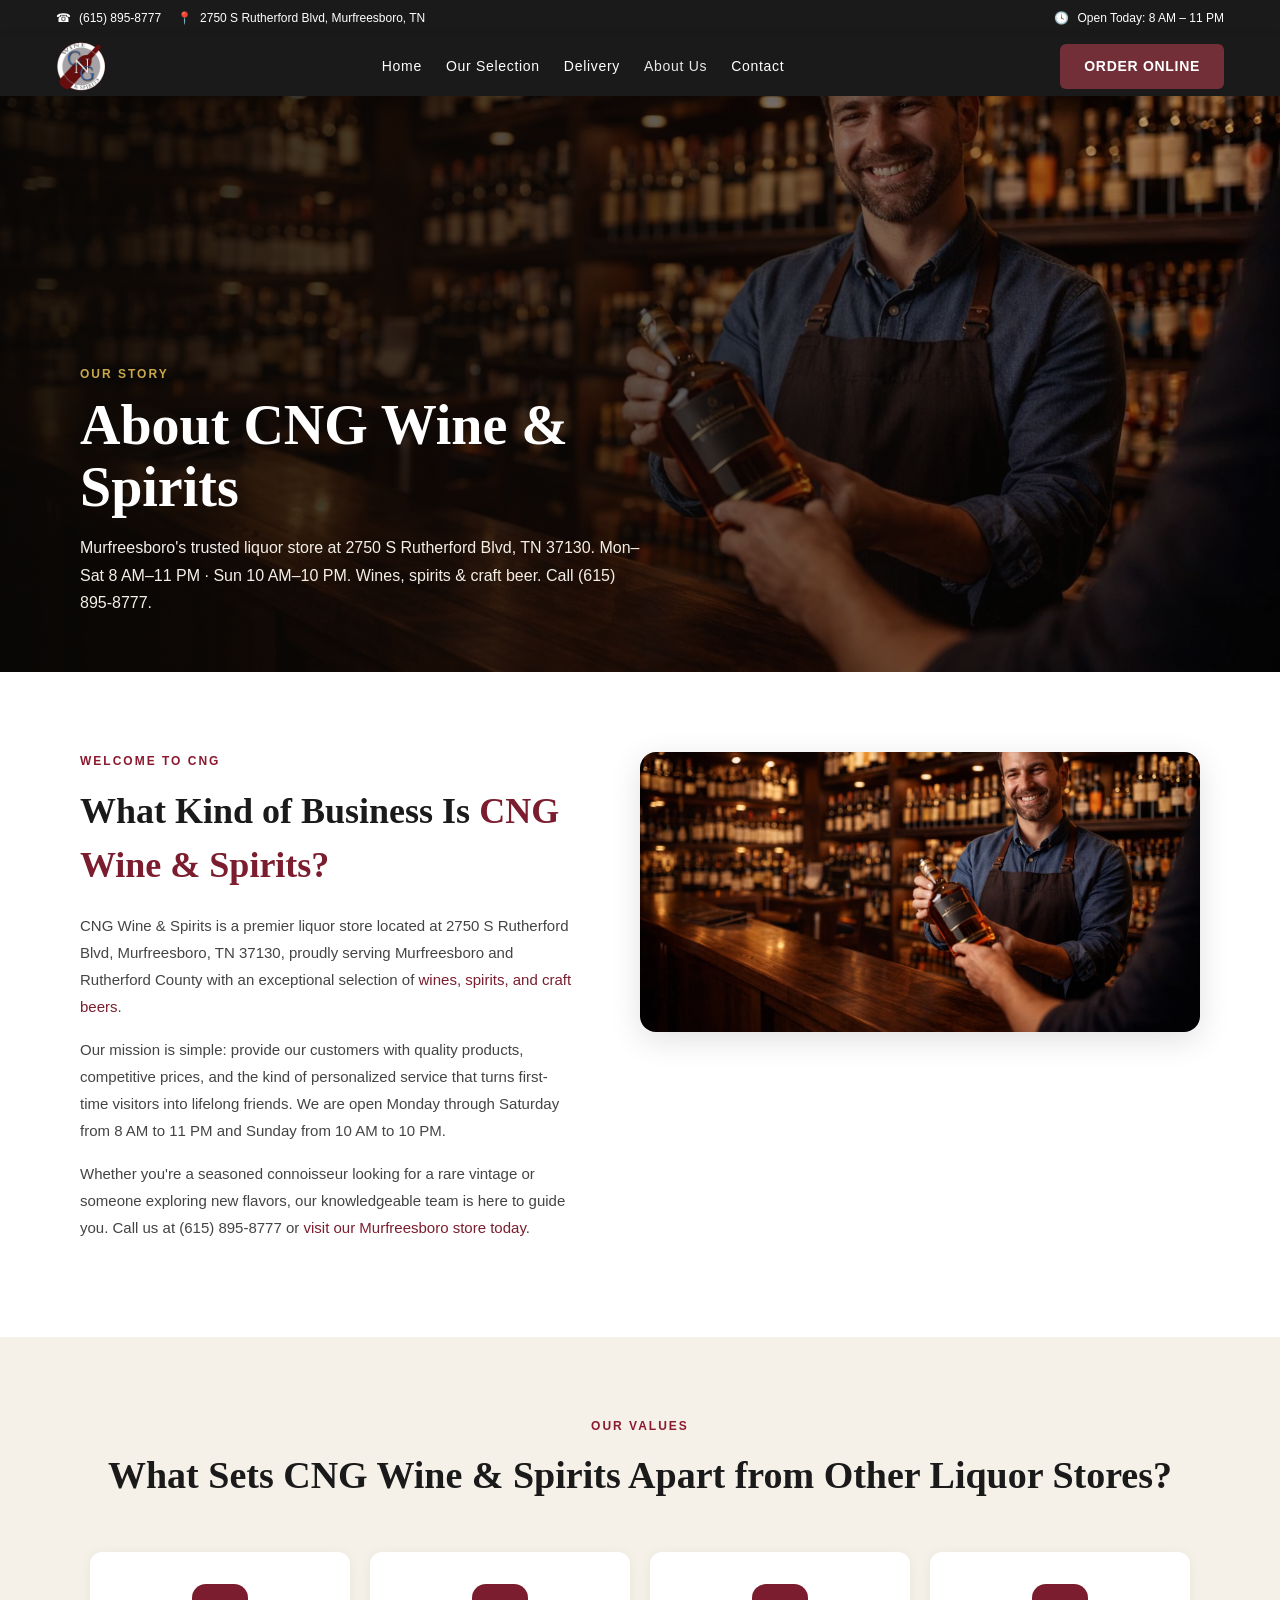
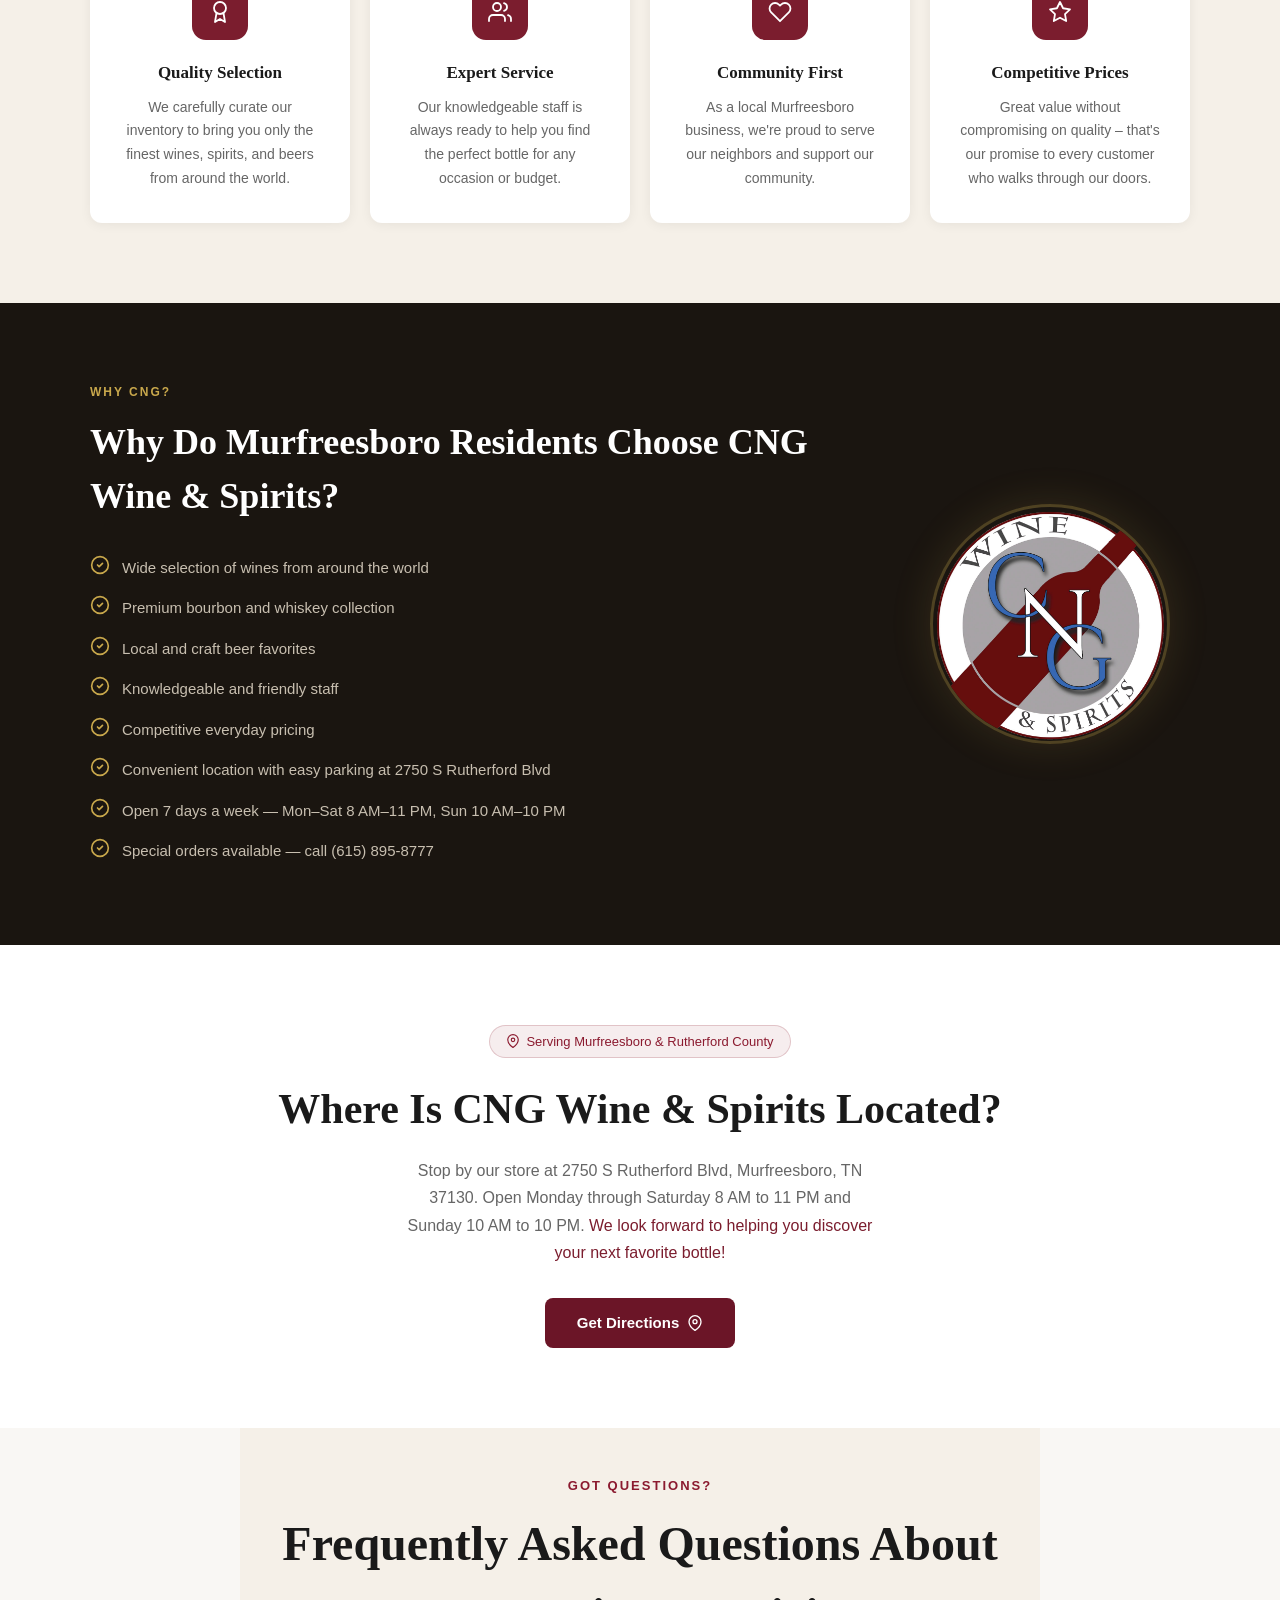
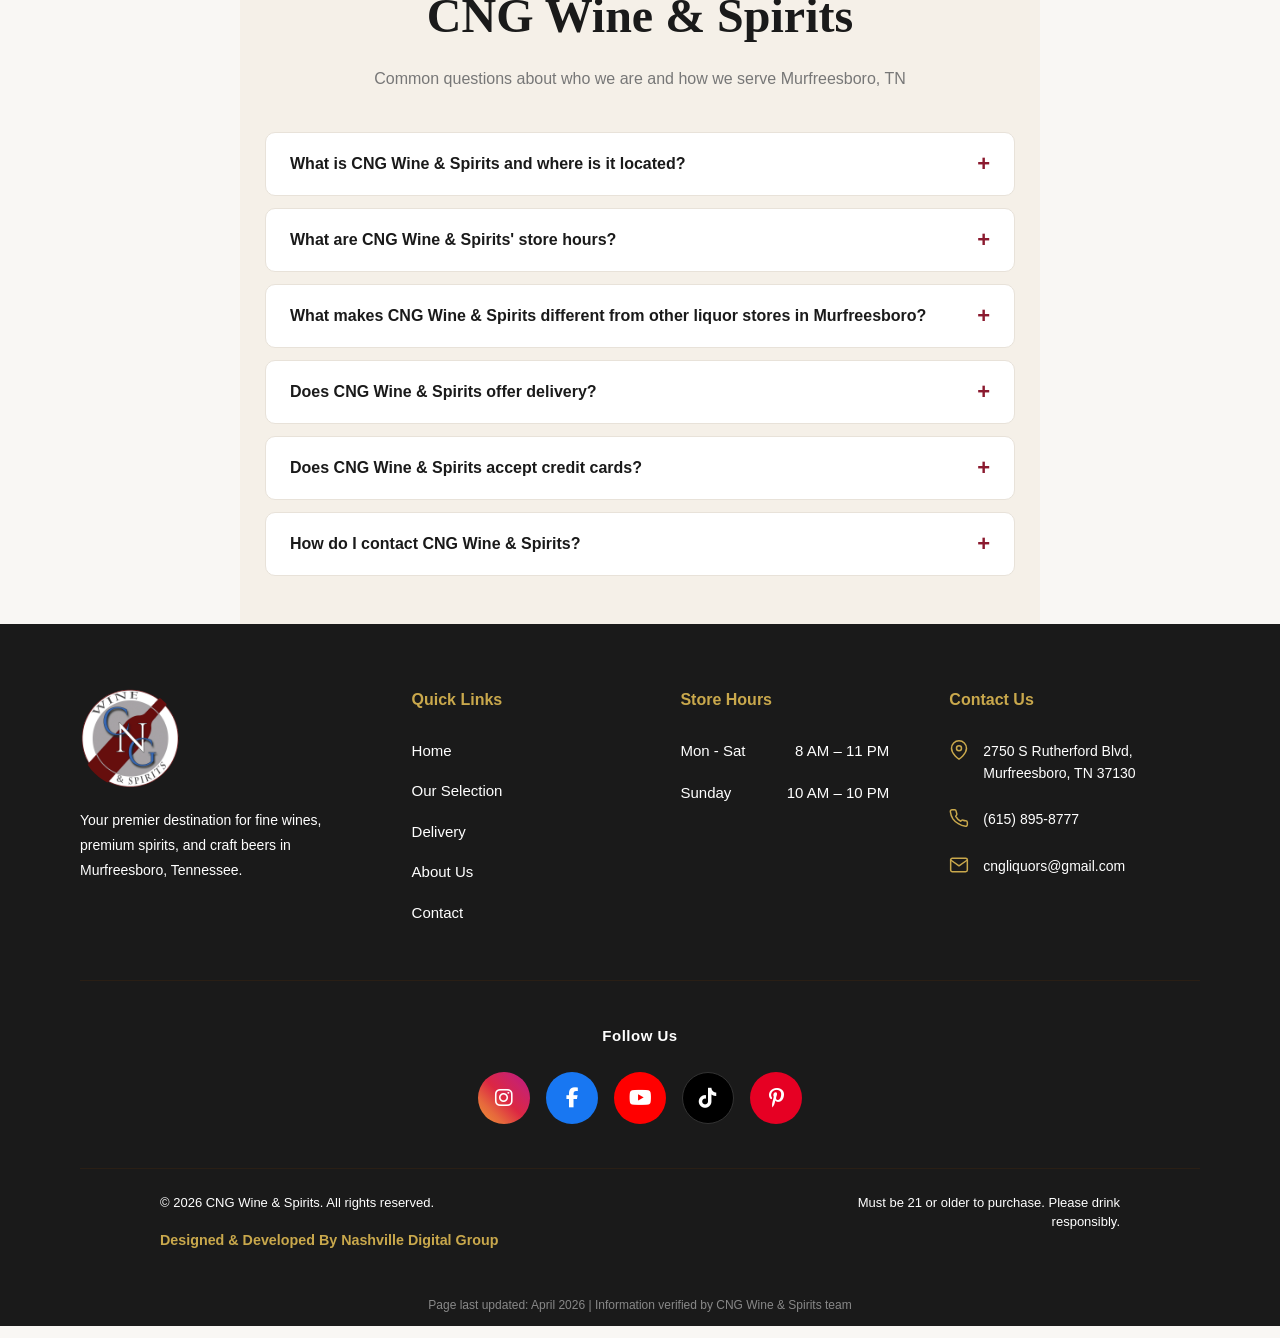
<file: about.html>
<!DOCTYPE html>
<html lang="en">
<head>
  <meta charset="UTF-8">
  <meta name="viewport" content="width=device-width, initial-scale=1.0">
  <title>About CNG Wine & Spirits | Liquor Store Murfreesboro, TN | Our Story</title>
  <meta name="description" content="About CNG Wine & Spirits — Murfreesboro's trusted liquor store at 2750 S Rutherford Blvd, TN 37130. Open Mon–Sat 8 AM–11 PM, Sun 10 AM–10 PM. Quality wines, spirits & craft beer. Call (615) 895-8777.">
  <link rel="stylesheet" href="css/style.css">
  <link rel="icon" type="image/svg+xml" href="images/cnglogo.svg">
  <link rel="stylesheet" href="https://cdnjs.cloudflare.com/ajax/libs/font-awesome/6.5.0/css/all.min.css"/>
</head>
<body>

  <!-- Top Bar -->
  <div class="top-bar">
    <div class="top-bar__inner">
      <div class="top-bar__left">
        <a href="tel:+16158958777" class="top-bar__contact">
          <span aria-hidden="true">&#9742;</span>
          <span>(615) 895-8777</span>
        </a>
        <a href="https://www.google.com/maps/dir//2750+S+Rutherford+Blvd,+Murfreesboro,+TN+37130" target="_blank" rel="noopener noreferrer" class="top-bar__contact">
          <span aria-hidden="true">&#128205;</span>
          <span>2750 S Rutherford Blvd, Murfreesboro, TN</span>
        </a>
      </div>
      <div class="top-bar__right">
        <span class="top-bar__hours"><span aria-hidden="true">&#128339;</span> Open Today: 8 AM – 11 PM</span>
      </div>
    </div>
  </div>

  <!-- Header -->
  <header class="header">
    <div class="header__inner">
      <a href="index.html" class="header__logo">
        <img src="images/cnglogo.svg" alt="CNG Liquors" width="120" height="40">
      </a>
      <nav class="nav" aria-label="Main navigation">
        <a href="index.html" class="nav__link">Home</a>
        <a href="selection.html" class="nav__link">Our Selection</a>
        <a href="delivery.html" class="nav__link">Delivery</a>
        <a href="about.html" class="nav__link nav__link--active">About Us</a>
        <a href="contact.html" class="nav__link">Contact</a>
      </nav>
      <div class="header__actions">
        <a href="delivery.html" class="btn btn--primary">Order Online</a>
      </div>
      <button type="button" id="hamburger" class="hamburger" aria-controls="mobile-nav" aria-expanded="false" aria-label="Toggle navigation menu">
        <span class="hamburger__line"></span>
        <span class="hamburger__line"></span>
        <span class="hamburger__line"></span>
      </button>
    </div>
    <nav id="mobile-nav" class="mobile-nav" aria-label="Mobile navigation">
      <div class="nav">
        <a href="index.html" class="nav__link">Home</a>
        <a href="selection.html" class="nav__link">Our Selection</a>
        <a href="delivery.html" class="nav__link">Delivery</a>
        <a href="about.html" class="nav__link nav__link--active">About Us</a>
        <a href="contact.html" class="nav__link">Contact</a>
      </div>
      <div class="header__actions">
        <a href="delivery.html" class="btn btn--primary">Order Online</a>
      </div>
    </nav>
  </header>

  <main>

    <!-- Section 1 — Hero -->
    <section class="about-hero">
      <div class="about-hero__bg" role="presentation" aria-hidden="true"></div>
      <div class="about-hero-overlay"></div>
      <div class="about-hero__inner">
        <div class="about-hero-content">
          <span class="about-hero__eyebrow">OUR STORY</span>
          <h1 class="about-hero__title">About CNG Wine &amp; Spirits</h1>
          <p class="about-hero__desc">Murfreesboro's trusted liquor store at 2750 S Rutherford Blvd, TN 37130. Mon–Sat 8 AM–11 PM · Sun 10 AM–10 PM. Wines, spirits &amp; craft beer. Call (615) 895-8777.</p>
        </div>
      </div>
    </section>

    <!-- Section 2 — Welcome -->
    <section class="about-welcome">
      <div class="about-welcome__inner">
        <div class="about-welcome__text">
          <span class="about-welcome__eyebrow">WELCOME TO CNG</span>
          <h2 class="about-welcome__title">What Kind of Business Is <span class="about-welcome__title-accent">CNG Wine &amp; Spirits?</span></h2>
          <p class="about-welcome__p">CNG Wine &amp; Spirits is a premier liquor store located at 2750 S Rutherford Blvd, Murfreesboro, TN 37130, proudly serving Murfreesboro and Rutherford County with an exceptional selection of <a href="selection.html">wines, spirits, and craft beers</a>.</p>
          <p class="about-welcome__p">Our mission is simple: provide our customers with quality products, competitive prices, and the kind of personalized service that turns first-time visitors into lifelong friends. We are open Monday through Saturday from 8 AM to 11 PM and Sunday from 10 AM to 10 PM.</p>
          <p class="about-welcome__p">Whether you're a seasoned connoisseur looking for a rare vintage or someone exploring new flavors, our knowledgeable team is here to guide you. Call us at (615) 895-8777 or <a href="liquor-store-murfreesboro.html">visit our Murfreesboro store today</a>.</p>
        </div>
        <div class="about-welcome__img-wrap">
          <img src="image/about-hero.webp" alt="CNG Wine &amp; Spirits — Murfreesboro's trusted liquor store at 2750 S Rutherford Blvd" width="600" height="280">
        </div>
      </div>
    </section>

    <!-- Section 3 — What Sets Us Apart -->
    <section class="about-values">
      <span class="about-values__eyebrow">OUR VALUES</span>
      <h2 class="about-values__title">What Sets CNG Wine &amp; Spirits Apart from Other Liquor Stores?</h2>
      <div class="about-values__grid">
        <div class="about-values-card">
          <div class="about-values-card__icon">
            <svg xmlns="http://www.w3.org/2000/svg" width="24" height="24" viewBox="0 0 24 24" fill="none" stroke="white" stroke-width="1.8" stroke-linecap="round" stroke-linejoin="round"><circle cx="12" cy="8" r="6"/><path d="M15.477 12.89L17 22l-5-3-5 3 1.523-9.11"/></svg>
          </div>
          <h3 class="about-values-card__title">Quality Selection</h3>
          <p class="about-values-card__desc">We carefully curate our inventory to bring you only the finest wines, spirits, and beers from around the world.</p>
        </div>
        <div class="about-values-card">
          <div class="about-values-card__icon">
            <svg xmlns="http://www.w3.org/2000/svg" width="24" height="24" viewBox="0 0 24 24" fill="none" stroke="white" stroke-width="1.8" stroke-linecap="round" stroke-linejoin="round"><path d="M17 21v-2a4 4 0 0 0-4-4H5a4 4 0 0 0-4 4v2"/><circle cx="9" cy="7" r="4"/><path d="M23 21v-2a4 4 0 0 0-3-3.87"/><path d="M16 3.13a4 4 0 0 1 0 7.75"/></svg>
          </div>
          <h3 class="about-values-card__title">Expert Service</h3>
          <p class="about-values-card__desc">Our knowledgeable staff is always ready to help you find the perfect bottle for any occasion or budget.</p>
        </div>
        <div class="about-values-card">
          <div class="about-values-card__icon">
            <svg xmlns="http://www.w3.org/2000/svg" width="24" height="24" viewBox="0 0 24 24" fill="none" stroke="white" stroke-width="1.8" stroke-linecap="round" stroke-linejoin="round"><path d="M20.84 4.61a5.5 5.5 0 0 0-7.78 0L12 5.67l-1.06-1.06a5.5 5.5 0 0 0-7.78 7.78l1.06 1.06L12 21.23l7.78-7.78 1.06-1.06a5.5 5.5 0 0 0 0-7.78z"/></svg>
          </div>
          <h3 class="about-values-card__title">Community First</h3>
          <p class="about-values-card__desc">As a local Murfreesboro business, we're proud to serve our neighbors and support our community.</p>
        </div>
        <div class="about-values-card">
          <div class="about-values-card__icon">
            <svg xmlns="http://www.w3.org/2000/svg" width="24" height="24" viewBox="0 0 24 24" fill="none" stroke="white" stroke-width="1.8" stroke-linecap="round" stroke-linejoin="round"><polygon points="12 2 15.09 8.26 22 9.27 17 14.14 18.18 21.02 12 17.77 5.82 21.02 7 14.14 2 9.27 8.91 8.26 12 2"/></svg>
          </div>
          <h3 class="about-values-card__title">Competitive Prices</h3>
          <p class="about-values-card__desc">Great value without compromising on quality – that's our promise to every customer who walks through our doors.</p>
        </div>
      </div>
    </section>

    <!-- Section 4 — Reasons to Shop With Us -->
    <section class="about-reasons">
      <div class="about-reasons__inner">
        <div class="about-reasons__list-wrap">
          <span class="about-reasons__eyebrow">WHY CNG?</span>
          <h2 class="about-reasons__title">Why Do Murfreesboro Residents Choose CNG Wine &amp; Spirits?</h2>
          <ul class="about-reasons__list">
            <li><span class="about-reasons__check" aria-hidden="true"><svg xmlns="http://www.w3.org/2000/svg" width="20" height="20" viewBox="0 0 24 24" fill="none" stroke="#C9A84C" stroke-width="2" stroke-linecap="round" stroke-linejoin="round"><circle cx="12" cy="12" r="10"/><polyline points="9 12 11 14 15 10"/></svg></span>Wide selection of wines from around the world</li>
            <li><span class="about-reasons__check" aria-hidden="true"><svg xmlns="http://www.w3.org/2000/svg" width="20" height="20" viewBox="0 0 24 24" fill="none" stroke="#C9A84C" stroke-width="2" stroke-linecap="round" stroke-linejoin="round"><circle cx="12" cy="12" r="10"/><polyline points="9 12 11 14 15 10"/></svg></span>Premium bourbon and whiskey collection</li>
            <li><span class="about-reasons__check" aria-hidden="true"><svg xmlns="http://www.w3.org/2000/svg" width="20" height="20" viewBox="0 0 24 24" fill="none" stroke="#C9A84C" stroke-width="2" stroke-linecap="round" stroke-linejoin="round"><circle cx="12" cy="12" r="10"/><polyline points="9 12 11 14 15 10"/></svg></span>Local and craft beer favorites</li>
            <li><span class="about-reasons__check" aria-hidden="true"><svg xmlns="http://www.w3.org/2000/svg" width="20" height="20" viewBox="0 0 24 24" fill="none" stroke="#C9A84C" stroke-width="2" stroke-linecap="round" stroke-linejoin="round"><circle cx="12" cy="12" r="10"/><polyline points="9 12 11 14 15 10"/></svg></span>Knowledgeable and friendly staff</li>
            <li><span class="about-reasons__check" aria-hidden="true"><svg xmlns="http://www.w3.org/2000/svg" width="20" height="20" viewBox="0 0 24 24" fill="none" stroke="#C9A84C" stroke-width="2" stroke-linecap="round" stroke-linejoin="round"><circle cx="12" cy="12" r="10"/><polyline points="9 12 11 14 15 10"/></svg></span>Competitive everyday pricing</li>
            <li><span class="about-reasons__check" aria-hidden="true"><svg xmlns="http://www.w3.org/2000/svg" width="20" height="20" viewBox="0 0 24 24" fill="none" stroke="#C9A84C" stroke-width="2" stroke-linecap="round" stroke-linejoin="round"><circle cx="12" cy="12" r="10"/><polyline points="9 12 11 14 15 10"/></svg></span>Convenient location with easy parking at 2750 S Rutherford Blvd</li>
            <li><span class="about-reasons__check" aria-hidden="true"><svg xmlns="http://www.w3.org/2000/svg" width="20" height="20" viewBox="0 0 24 24" fill="none" stroke="#C9A84C" stroke-width="2" stroke-linecap="round" stroke-linejoin="round"><circle cx="12" cy="12" r="10"/><polyline points="9 12 11 14 15 10"/></svg></span>Open 7 days a week — Mon–Sat 8 AM–11 PM, Sun 10 AM–10 PM</li>
            <li><span class="about-reasons__check" aria-hidden="true"><svg xmlns="http://www.w3.org/2000/svg" width="20" height="20" viewBox="0 0 24 24" fill="none" stroke="#C9A84C" stroke-width="2" stroke-linecap="round" stroke-linejoin="round"><circle cx="12" cy="12" r="10"/><polyline points="9 12 11 14 15 10"/></svg></span>Special orders available — call (615) 895-8777</li>
          </ul>
        </div>
        <div class="about-reasons__logo-wrap">
          <img src="images/cnglogo.svg" alt="CNG Wine &amp; Spirits" class="about-reasons__logo" width="240" height="240">
        </div>
      </div>
    </section>

    <!-- Section 5 — Visit Us Today CTA -->
    <section class="about-visit">
      <span class="about-visit__badge">
        <svg xmlns="http://www.w3.org/2000/svg" width="14" height="14" viewBox="0 0 24 24" fill="none" stroke="#8B1A2F" stroke-width="2" stroke-linecap="round" stroke-linejoin="round"><path d="M21 10c0 7-9 13-9 13s-9-6-9-13a9 9 0 0 1 18 0z"/><circle cx="12" cy="10" r="3"/></svg>
        Serving Murfreesboro &amp; Rutherford County
      </span>
      <h2 class="about-visit__title">Where Is CNG Wine &amp; Spirits Located?</h2>
      <p class="about-visit__desc">Stop by our store at 2750 S Rutherford Blvd, Murfreesboro, TN 37130. Open Monday through Saturday 8 AM to 11 PM and Sunday 10 AM to 10 PM. <span class="about-visit__desc-accent">We look forward to helping you discover your next favorite bottle!</span></p>
      <a href="https://www.google.com/maps/dir/?api=1&destination=2750+S+Rutherford+Blvd,+Murfreesboro,+TN+37130" target="_blank" rel="noopener noreferrer" class="about-visit__btn">
        Get Directions
        <svg xmlns="http://www.w3.org/2000/svg" width="16" height="16" viewBox="0 0 24 24" fill="none" stroke="currentColor" stroke-width="2" stroke-linecap="round" stroke-linejoin="round"><path d="M21 10c0 7-9 13-9 13s-9-6-9-13a9 9 0 0 1 18 0z"/><circle cx="12" cy="10" r="3"/></svg>
      </a>
    </section>

    <!-- FAQ Section -->
    <section class="faq-section" style="max-width:800px;margin:0 auto;padding:48px 24px;">
      <p class="faq-section__eyebrow" style="text-align:center;">GOT QUESTIONS?</p>
      <h2 class="faq-section__title" style="text-align:center;">Frequently Asked Questions About CNG Wine &amp; Spirits</h2>
      <p class="faq-section__desc" style="text-align:center;">Common questions about who we are and how we serve Murfreesboro, TN</p>
      <div class="faq-accordion">

        <div class="faq-item">
          <button type="button" class="faq-question" aria-expanded="false" aria-controls="abt-faq-a1" id="abt-faq-q1">
            <span>What is CNG Wine &amp; Spirits and where is it located?</span>
            <span class="faq-icon" aria-hidden="true">+</span>
          </button>
          <div class="faq-answer" id="abt-faq-a1" role="region" aria-labelledby="abt-faq-q1">
            <p>CNG Wine &amp; Spirits is a premier liquor store located at 2750 S Rutherford Blvd, Murfreesboro, TN 37130. We serve Murfreesboro and Rutherford County with a wide selection of fine wines, premium spirits, craft beer, champagne, mixers, and specialty items. Call us at (615) 895-8777 or email cngliquors@gmail.com.</p>
          </div>
        </div>

        <div class="faq-item">
          <button type="button" class="faq-question" aria-expanded="false" aria-controls="abt-faq-a2" id="abt-faq-q2">
            <span>What are CNG Wine &amp; Spirits' store hours?</span>
            <span class="faq-icon" aria-hidden="true">+</span>
          </button>
          <div class="faq-answer" id="abt-faq-a2" role="region" aria-labelledby="abt-faq-q2">
            <p>CNG Wine &amp; Spirits is open Monday through Saturday from 8 AM to 11 PM and Sunday from 10 AM to 10 PM. We are open 7 days a week at 2750 S Rutherford Blvd, Murfreesboro, TN 37130. Call (615) 895-8777 for more information.</p>
          </div>
        </div>

        <div class="faq-item">
          <button type="button" class="faq-question" aria-expanded="false" aria-controls="abt-faq-a3" id="abt-faq-q3">
            <span>What makes CNG Wine &amp; Spirits different from other liquor stores in Murfreesboro?</span>
            <span class="faq-icon" aria-hidden="true">+</span>
          </button>
          <div class="faq-answer" id="abt-faq-a3" role="region" aria-labelledby="abt-faq-q3">
            <p>CNG Wine &amp; Spirits stands out for its carefully curated selection of wines, spirits, and craft beers, knowledgeable and friendly staff, competitive pricing, and personalized service. We are a community-focused local business proudly serving Murfreesboro, TN. Visit us at 2750 S Rutherford Blvd or call (615) 895-8777.</p>
          </div>
        </div>

        <div class="faq-item">
          <button type="button" class="faq-question" aria-expanded="false" aria-controls="abt-faq-a4" id="abt-faq-q4">
            <span>Does CNG Wine &amp; Spirits offer delivery?</span>
            <span class="faq-icon" aria-hidden="true">+</span>
          </button>
          <div class="faq-answer" id="abt-faq-a4" role="region" aria-labelledby="abt-faq-q4">
            <p>Yes! CNG Wine &amp; Spirits offers alcohol delivery in Murfreesboro, TN through DoorDash and Uber Eats. Search for CNG Wine &amp; Spirits on either app for 30–60 minute delivery to your door. Must be 21 or older. Our store is at 2750 S Rutherford Blvd, Murfreesboro, TN 37130.</p>
          </div>
        </div>

        <div class="faq-item">
          <button type="button" class="faq-question" aria-expanded="false" aria-controls="abt-faq-a5" id="abt-faq-q5">
            <span>Does CNG Wine &amp; Spirits accept credit cards?</span>
            <span class="faq-icon" aria-hidden="true">+</span>
          </button>
          <div class="faq-answer" id="abt-faq-a5" role="region" aria-labelledby="abt-faq-q5">
            <p>Yes. CNG Wine &amp; Spirits accepts all major credit cards, debit cards, and cash at our store at 2750 S Rutherford Blvd, Murfreesboro, TN 37130. Call us at (615) 895-8777 if you have any questions before visiting.</p>
          </div>
        </div>

        <div class="faq-item">
          <button type="button" class="faq-question" aria-expanded="false" aria-controls="abt-faq-a6" id="abt-faq-q6">
            <span>How do I contact CNG Wine &amp; Spirits?</span>
            <span class="faq-icon" aria-hidden="true">+</span>
          </button>
          <div class="faq-answer" id="abt-faq-a6" role="region" aria-labelledby="abt-faq-q6">
            <p>You can reach CNG Wine &amp; Spirits by phone at (615) 895-8777, by email at cngliquors@gmail.com, or by visiting us in person at 2750 S Rutherford Blvd, Murfreesboro, TN 37130. We are open Monday through Saturday 8 AM to 11 PM and Sunday 10 AM to 10 PM.</p>
          </div>
        </div>

      </div>
    </section>

  </main>

  <!-- Footer -->
  <footer class="footer">
    <div class="footer__top">
      <div class="footer__brand">
        <img src="images/cnglogo.svg" alt="CNG Wine &amp; Spirits" class="footer__logo-img" width="100" height="100">
        <p class="footer__tagline">Your premier destination for fine wines, premium spirits, and craft beers in Murfreesboro, Tennessee.</p>
      </div>
      <div class="footer__col">
        <h3 class="footer__heading">Quick Links</h3>
        <nav class="footer__links">
          <a href="index.html">Home</a>
          <a href="selection.html">Our Selection</a>
          <a href="delivery.html">Delivery</a>
          <a href="about.html">About Us</a>
          <a href="contact.html">Contact</a>
        </nav>
      </div>
      <div class="footer__col">
        <h3 class="footer__heading">Store Hours</h3>
        <div class="footer__hours">
          <div class="footer__hours-row">
            <span>Mon - Sat</span>
            <span>8 AM – 11 PM</span>
          </div>
          <div class="footer__hours-row">
            <span>Sunday</span>
            <span>10 AM – 10 PM</span>
          </div>
        </div>
      </div>
      <div class="footer__col">
        <h3 class="footer__heading">Contact Us</h3>
        <div class="footer__contact">
          <div class="footer__contact-item">
            <span class="footer__contact-icon" aria-hidden="true">
              <svg xmlns="http://www.w3.org/2000/svg" width="20" height="20" viewBox="0 0 24 24" fill="none" stroke="#C9A84C" stroke-width="1.8" stroke-linecap="round" stroke-linejoin="round"><path d="M21 10c0 7-9 13-9 13s-9-6-9-13a9 9 0 0 1 18 0z"/><circle cx="12" cy="10" r="3"/></svg>
            </span>
            <span>2750 S Rutherford Blvd, Murfreesboro, TN 37130</span>
          </div>
          <div class="footer__contact-item">
            <span class="footer__contact-icon" aria-hidden="true">
              <svg xmlns="http://www.w3.org/2000/svg" width="20" height="20" viewBox="0 0 24 24" fill="none" stroke="#C9A84C" stroke-width="1.8" stroke-linecap="round" stroke-linejoin="round"><path d="M22 16.92v3a2 2 0 0 1-2.18 2 19.79 19.79 0 0 1-8.63-3.07A19.5 19.5 0 0 1 4.69 13a19.79 19.79 0 0 1-3.07-8.67A2 2 0 0 1 3.6 2.18h3a2 2 0 0 1 2 1.72c.13.96.36 1.9.7 2.81a2 2 0 0 1-.45 2.11L8.09 9.91a16 16 0 0 0 6 6l.81-.81a2 2 0 0 1 2.11-.45c.91.34 1.85.57 2.81.7A2 2 0 0 1 22 16.92z"/></svg>
            </span>
            <a href="tel:+16158958777">(615) 895-8777</a>
          </div>
          <div class="footer__contact-item">
            <span class="footer__contact-icon" aria-hidden="true">
              <svg xmlns="http://www.w3.org/2000/svg" width="20" height="20" viewBox="0 0 24 24" fill="none" stroke="#C9A84C" stroke-width="1.8" stroke-linecap="round" stroke-linejoin="round"><path d="M4 4h16c1.1 0 2 .9 2 2v12c0 1.1-.9 2-2 2H4c-1.1 0-2-.9-2-2V6c0-1.1.9-2 2-2z"/><polyline points="22,6 12,13 2,6"/></svg>
            </span>
            <a href="mailto:cngliquors@gmail.com">cngliquors@gmail.com</a>
          </div>
        </div>
      </div>
    </div>
    <hr class="footer__divider">
    <div class="footer__follow">
      <p class="footer__follow-label">Follow Us</p>
      <div class="footer__social">
        <a href="https://www.instagram.com/cngliquor/" target="_blank" rel="noopener noreferrer" class="footer__social-link footer__social-link--instagram" aria-label="Instagram"><i class="fa-brands fa-instagram"></i></a>
        <a href="https://www.facebook.com/CNGLIQUOR" target="_blank" rel="noopener noreferrer" class="footer__social-link footer__social-link--facebook" aria-label="Facebook"><i class="fa-brands fa-facebook-f"></i></a>
        <a href="https://www.youtube.com/@CNGWineandSpirits" target="_blank" rel="noopener noreferrer" class="footer__social-link footer__social-link--youtube" aria-label="YouTube"><i class="fa-brands fa-youtube"></i></a>
        <a href="https://www.tiktok.com/@cngwinespirits" target="_blank" rel="noopener noreferrer" class="footer__social-link footer__social-link--tiktok" aria-label="TikTok"><i class="fa-brands fa-tiktok"></i></a>
        <a href="https://www.pinterest.com/cngliquors" target="_blank" rel="noopener noreferrer" class="footer__social-link footer__social-link--pinterest" aria-label="Pinterest"><i class="fa-brands fa-pinterest-p"></i></a>
      </div>
    </div>
    <hr class="footer__divider">
    <div class="footer__bottom-bar">
      <div class="footer__bottom-inner">
        <p class="footer__copyright">© 2026 CNG Wine &amp; Spirits. All rights reserved.<span class="footer__copyright-line2">Designed &amp; Developed By <a href="https://nashvilledigitalgroup.com" target="_blank" rel="noopener noreferrer" class="footer__ndg-link">Nashville Digital Group</a></span></p>
        <p class="footer__disclaimer">Must be 21 or older to purchase. Please drink responsibly.</p>
      </div>
    </div>
    <p style="text-align:center;font-size:0.75rem;color:#888;padding:8px 0 12px;">Page last updated: April 2026 | Information verified by CNG Wine &amp; Spirits team</p>
  </footer>

  <!-- SCHEMA: LocalBusiness -->
  <script type="application/ld+json" id="schema-lb-about">
  {
    "@context": "https://schema.org",
    "@type": ["LocalBusiness", "LiquorStore"],
    "name": "CNG Wine & Spirits",
    "alternateName": "CNG Liquors",
    "description": "CNG Wine & Spirits is a premier liquor store in Murfreesboro, TN located at 2750 S Rutherford Blvd, Murfreesboro, TN 37130. We serve Murfreesboro and Rutherford County with fine wines, premium spirits, craft beer, champagne, mixers, and specialty items. Our knowledgeable staff provides personalized service and competitive pricing. Open Monday through Saturday 8 AM to 11 PM and Sunday 10 AM to 10 PM. Delivery available via DoorDash and Uber Eats. Accepts credit cards, debit cards, and cash.",
    "url": "https://cngliquors.com/about.html",
    "telephone": "+16158958777",
    "email": "cngliquors@gmail.com",
    "image": "https://cngliquors.com/images/cnglogo.svg",
    "currenciesAccepted": "USD",
    "paymentAccepted": "Cash, Credit Card, Debit Card",
    "priceRange": "$$",
    "hasMap": "https://www.google.com/maps/place/2750+S+Rutherford+Blvd,+Murfreesboro,+TN+37130",
    "address": {
      "@type": "PostalAddress",
      "streetAddress": "2750 S Rutherford Blvd",
      "addressLocality": "Murfreesboro",
      "addressRegion": "TN",
      "postalCode": "37130",
      "addressCountry": "US"
    },
    "geo": {
      "@type": "GeoCoordinates",
      "latitude": 35.8462,
      "longitude": -86.3907
    },
    "openingHoursSpecification": [
      {
        "@type": "OpeningHoursSpecification",
        "dayOfWeek": ["Monday","Tuesday","Wednesday","Thursday","Friday","Saturday"],
        "opens": "08:00",
        "closes": "23:00"
      },
      {
        "@type": "OpeningHoursSpecification",
        "dayOfWeek": ["Sunday"],
        "opens": "10:00",
        "closes": "22:00"
      }
    ]
  }
  </script>

  <!-- SCHEMA: FAQPage -->
  <script type="application/ld+json" id="schema-faq-about">
  {
    "@context": "https://schema.org",
    "@type": "FAQPage",
    "mainEntity": [
      {
        "@type": "Question",
        "name": "What is CNG Wine & Spirits and where is it located?",
        "acceptedAnswer": {
          "@type": "Answer",
          "text": "CNG Wine & Spirits is a premier liquor store located at 2750 S Rutherford Blvd, Murfreesboro, TN 37130. We serve Murfreesboro and Rutherford County with fine wines, premium spirits, craft beer, champagne, mixers, and specialty items. Call (615) 895-8777 or email cngliquors@gmail.com."
        }
      },
      {
        "@type": "Question",
        "name": "What are CNG Wine & Spirits' store hours?",
        "acceptedAnswer": {
          "@type": "Answer",
          "text": "CNG Wine & Spirits is open Monday through Saturday from 8 AM to 11 PM and Sunday from 10 AM to 10 PM. We are open 7 days a week at 2750 S Rutherford Blvd, Murfreesboro, TN 37130. Call (615) 895-8777 for more information."
        }
      },
      {
        "@type": "Question",
        "name": "What makes CNG Wine & Spirits different from other liquor stores in Murfreesboro?",
        "acceptedAnswer": {
          "@type": "Answer",
          "text": "CNG Wine & Spirits stands out for its carefully curated selection of wines, spirits, and craft beers, knowledgeable and friendly staff, competitive pricing, and personalized service. We are a community-focused local business proudly serving Murfreesboro, TN. Visit us at 2750 S Rutherford Blvd or call (615) 895-8777."
        }
      },
      {
        "@type": "Question",
        "name": "Does CNG Wine & Spirits offer delivery?",
        "acceptedAnswer": {
          "@type": "Answer",
          "text": "Yes! CNG Wine & Spirits offers alcohol delivery in Murfreesboro, TN through DoorDash and Uber Eats. Search for CNG Wine & Spirits on either app for 30-60 minute delivery to your door. Must be 21 or older. Our store is at 2750 S Rutherford Blvd, Murfreesboro, TN 37130."
        }
      },
      {
        "@type": "Question",
        "name": "Does CNG Wine & Spirits accept credit cards?",
        "acceptedAnswer": {
          "@type": "Answer",
          "text": "Yes. CNG Wine & Spirits accepts all major credit cards, debit cards, and cash at our store at 2750 S Rutherford Blvd, Murfreesboro, TN 37130. Call us at (615) 895-8777 if you have any questions before visiting."
        }
      },
      {
        "@type": "Question",
        "name": "How do I contact CNG Wine & Spirits?",
        "acceptedAnswer": {
          "@type": "Answer",
          "text": "You can reach CNG Wine & Spirits by phone at (615) 895-8777, by email at cngliquors@gmail.com, or by visiting us in person at 2750 S Rutherford Blvd, Murfreesboro, TN 37130. We are open Monday through Saturday 8 AM to 11 PM and Sunday 10 AM to 10 PM."
        }
      }
    ]
  }
  </script>

  <!-- FAQ Accordion Script -->
  <script>
    (function() {
      document.querySelectorAll('.faq-accordion .faq-question').forEach(function(question) {
        question.addEventListener('click', function() {
          var item = this.closest('.faq-item');
          var answer = item.querySelector('.faq-answer');
          var icon = item.querySelector('.faq-icon');
          var isOpen = item.classList.contains('is-open');
          document.querySelectorAll('.faq-accordion .faq-item').forEach(function(el) {
            el.classList.remove('is-open');
            var a = el.querySelector('.faq-answer');
            var i = el.querySelector('.faq-icon');
            if (a) a.style.maxHeight = null;
            if (i) i.style.transform = 'rotate(0deg)';
          });
          if (!isOpen) {
            item.classList.add('is-open');
            if (answer) answer.style.maxHeight = answer.scrollHeight + 'px';
            if (icon) icon.style.transform = 'rotate(45deg)';
          }
        });
      });
    })();
  </script>

  <!-- Email Subscribe Pop-up -->
  <div id="email-popup-overlay" style="display:none;">
    <div id="email-popup-modal">
      <button id="popup-close-btn" aria-label="Close">
        <svg xmlns="http://www.w3.org/2000/svg" width="18" height="18" viewBox="0 0 24 24" fill="none" stroke="white" stroke-width="2.5" stroke-linecap="round" stroke-linejoin="round">
          <line x1="18" y1="6" x2="6" y2="18"/>
          <line x1="6" y1="6" x2="18" y2="18"/>
        </svg>
      </button>
      <div id="popup-icon-badge">
        <svg xmlns="http://www.w3.org/2000/svg" width="32" height="32" viewBox="0 0 24 24" fill="none" stroke="#C9A84C" stroke-width="1.8" stroke-linecap="round" stroke-linejoin="round">
          <path d="M4 4h16c1.1 0 2 .9 2 2v12c0 1.1-.9 2-2 2H4c-1.1 0-2-.9-2-2V6c0-1.1.9-2 2-2z"/>
          <polyline points="22,6 12,13 2,6"/>
        </svg>
      </div>
      <div id="popup-form-area">
        <h2 id="popup-heading">Stay Connected</h2>
        <p id="popup-description">Join our community and be the first to hear about exclusive deals, new arrivals, and special events at CNG Wine &amp; Spirits!</p>
        <form id="popup-subscribe-form" action="https://formspree.io/f/mdalbjga" method="post" aria-label="Newsletter signup">
          <input type="hidden" name="_subject" value="Newsletter signup - cngliquors.com">
          <input type="email" id="popup-email-input" name="email" placeholder="Enter your email address" required autocomplete="email"/>
          <button type="submit" id="popup-submit-btn">Subscribe Now</button>
        </form>
        <p id="popup-privacy-text">We respect your privacy. Unsubscribe anytime.</p>
      </div>
      <div id="popup-success-area" style="display:none;">
        <h2 id="popup-success-heading">You're subscribed!</h2>
        <p id="popup-success-desc">Thank you for joining! We'll keep you updated on our latest deals and arrivals.</p>
      </div>
    </div>
  </div>

  <script src="js/main.js"></script>
</body>
</html>
</file>
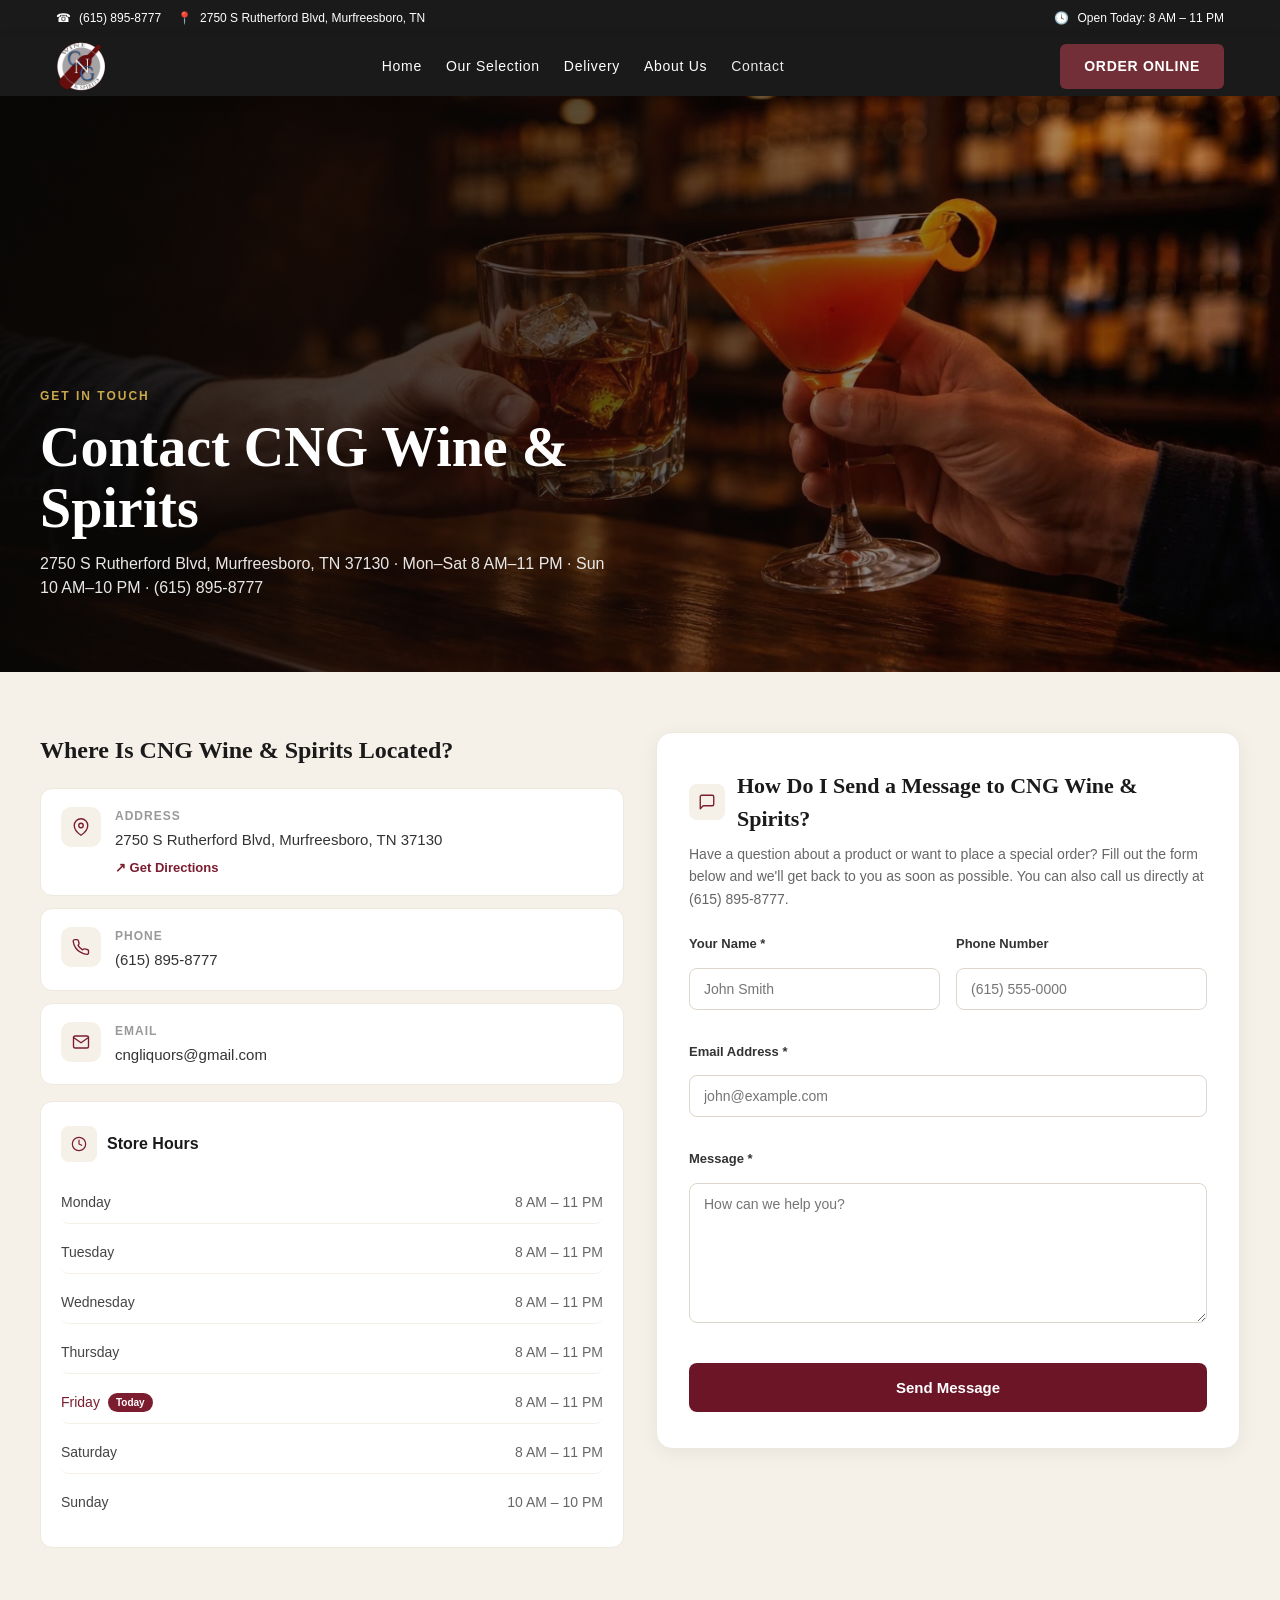
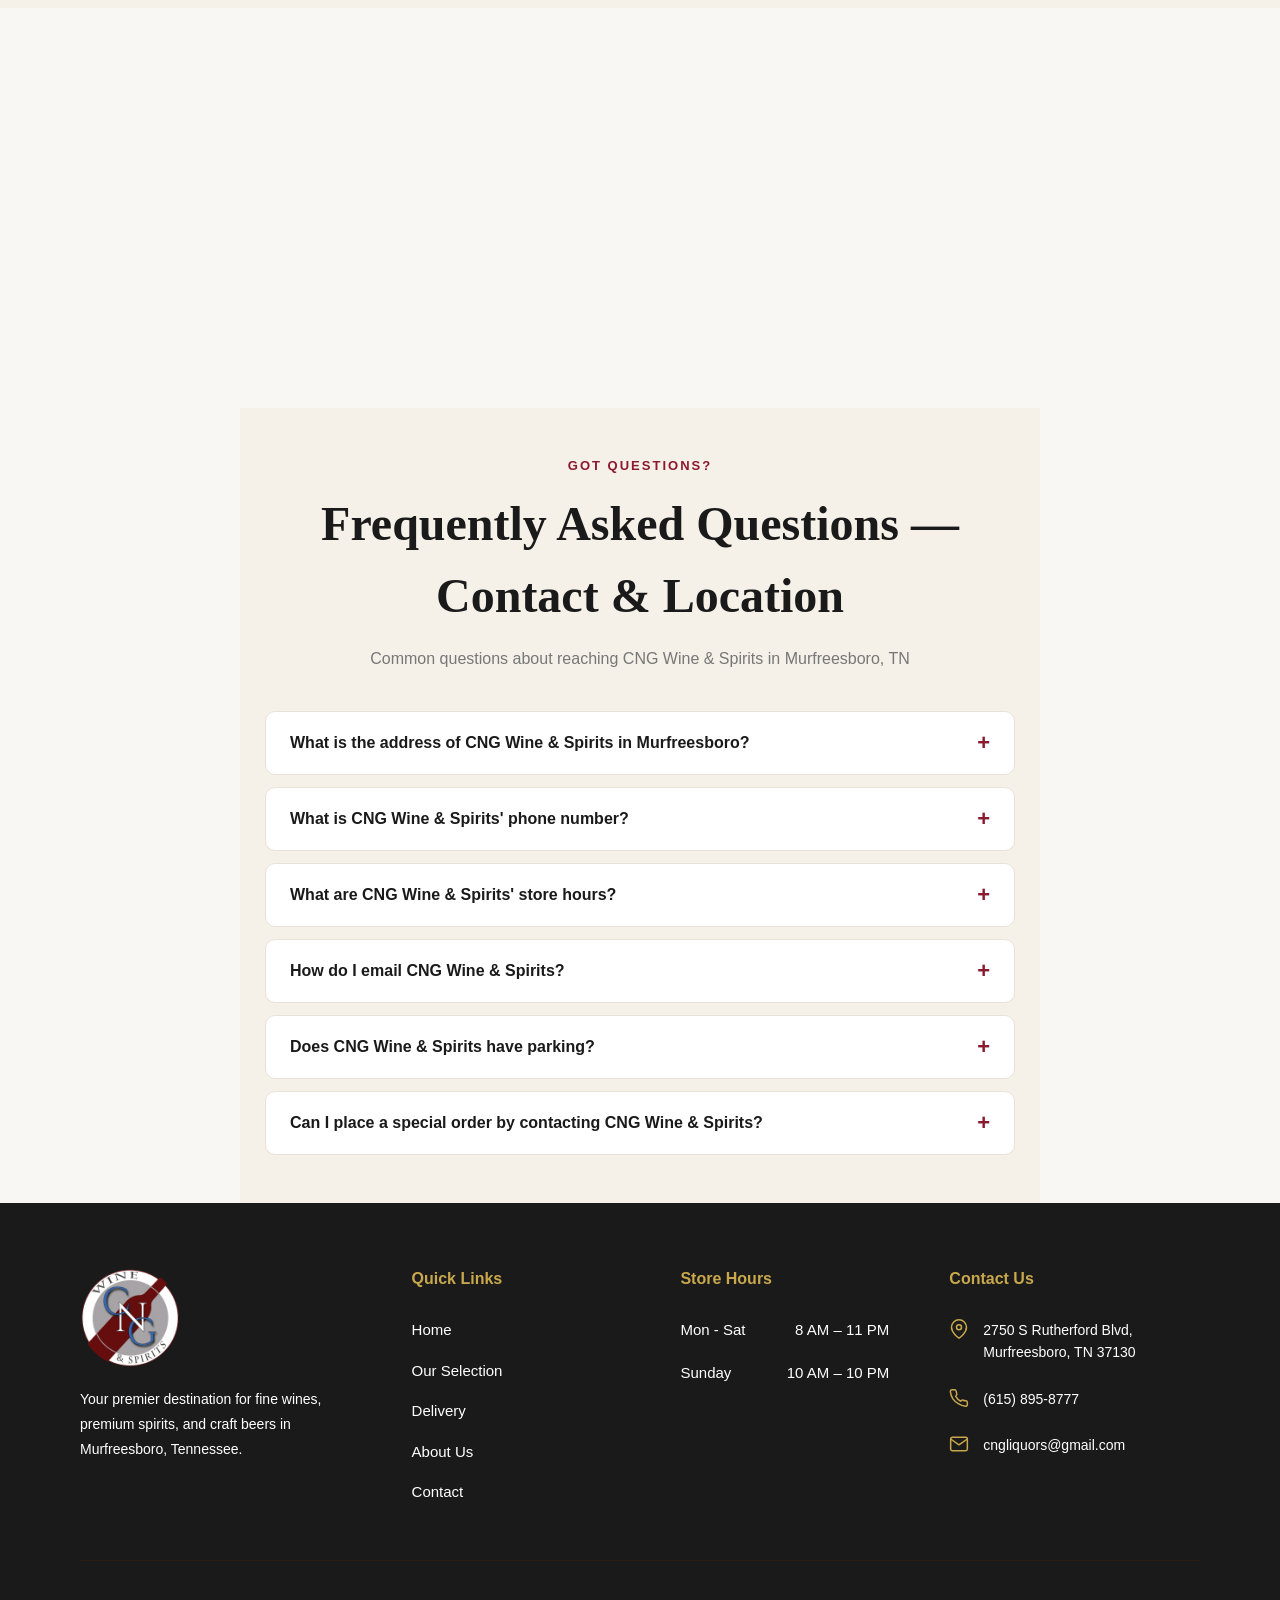
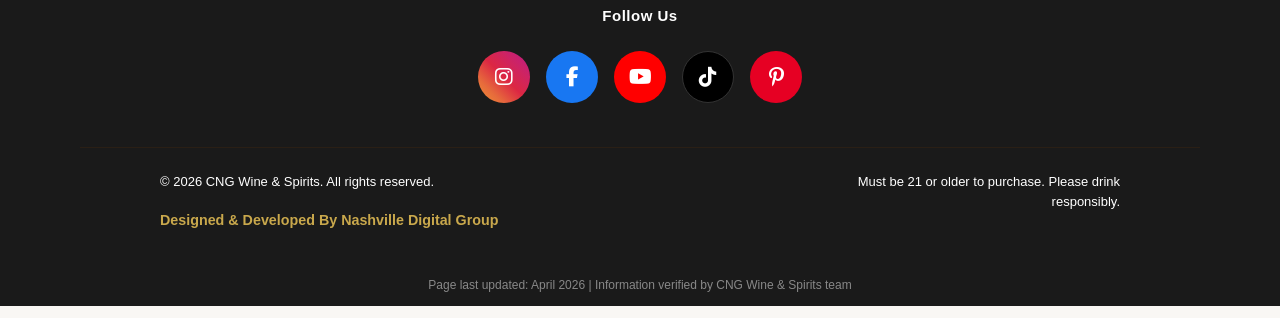
<file: contact.html>
<!DOCTYPE html>
<html lang="en">
<head>
  <meta charset="UTF-8">
  <meta name="viewport" content="width=device-width, initial-scale=1.0">
  <title>Contact CNG Wine & Spirits | Liquor Store Murfreesboro, TN | (615) 895-8777</title>
  <meta name="description" content="Contact CNG Wine & Spirits at 2750 S Rutherford Blvd, Murfreesboro, TN 37130. Call (615) 895-8777 or email cngliquors@gmail.com. Open Mon–Sat 8 AM–11 PM, Sun 10 AM–10 PM. Get directions or send a message.">
  <link rel="stylesheet" href="css/style.css">
  <link rel="icon" type="image/svg+xml" href="images/cnglogo.svg">
  <link rel="stylesheet" href="https://cdnjs.cloudflare.com/ajax/libs/font-awesome/6.5.0/css/all.min.css"/>
</head>
<body>

  <!-- Top Bar -->
  <div class="top-bar">
    <div class="top-bar__inner">
      <div class="top-bar__left">
        <a href="tel:+16158958777" class="top-bar__contact">
          <span aria-hidden="true">&#9742;</span>
          <span>(615) 895-8777</span>
        </a>
        <a href="https://www.google.com/maps/dir//2750+S+Rutherford+Blvd,+Murfreesboro,+TN+37130" target="_blank" rel="noopener noreferrer" class="top-bar__contact">
          <span aria-hidden="true">&#128205;</span>
          <span>2750 S Rutherford Blvd, Murfreesboro, TN</span>
        </a>
      </div>
      <div class="top-bar__right">
        <span class="top-bar__hours"><span aria-hidden="true">&#128339;</span> Open Today: 8 AM – 11 PM</span>
      </div>
    </div>
  </div>

  <!-- Header -->
  <header class="header">
    <div class="header__inner">
      <a href="index.html" class="header__logo">
        <img src="images/cnglogo.svg" alt="CNG Liquors" width="120" height="40">
      </a>
      <nav class="nav" aria-label="Main navigation">
        <a href="index.html" class="nav__link">Home</a>
        <a href="selection.html" class="nav__link">Our Selection</a>
        <a href="delivery.html" class="nav__link">Delivery</a>
        <a href="about.html" class="nav__link">About Us</a>
        <a href="contact.html" class="nav__link nav__link--active">Contact</a>
      </nav>
      <div class="header__actions">
        <a href="delivery.html" class="btn btn--primary">Order Online</a>
      </div>
      <button type="button" id="hamburger" class="hamburger" aria-controls="mobile-nav" aria-expanded="false" aria-label="Toggle navigation menu">
        <span class="hamburger__line"></span>
        <span class="hamburger__line"></span>
        <span class="hamburger__line"></span>
      </button>
    </div>
    <nav id="mobile-nav" class="mobile-nav" aria-label="Mobile navigation">
      <div class="nav">
        <a href="index.html" class="nav__link">Home</a>
        <a href="selection.html" class="nav__link">Our Selection</a>
        <a href="delivery.html" class="nav__link">Delivery</a>
        <a href="about.html" class="nav__link">About Us</a>
        <a href="contact.html" class="nav__link nav__link--active">Contact</a>
      </div>
      <div class="header__actions">
        <a href="delivery.html" class="btn btn--primary">Order Online</a>
      </div>
    </nav>
  </header>

  <main>

    <!-- Section 1 — Hero -->
    <section class="contact-hero">
      <div class="contact-hero__bg" role="presentation" aria-hidden="true"></div>
      <div class="contact-hero__overlay"></div>
      <div class="contact-hero__inner">
        <div class="contact-hero__content">
          <span class="contact-hero__eyebrow">GET IN TOUCH</span>
          <h1 class="contact-hero__title">Contact CNG Wine &amp; Spirits</h1>
          <p class="contact-hero__desc" style="color:#fff;font-size:1rem;margin-top:12px;opacity:0.9;">2750 S Rutherford Blvd, Murfreesboro, TN 37130 · Mon–Sat 8 AM–11 PM · Sun 10 AM–10 PM · (615) 895-8777</p>
        </div>
      </div>
    </section>

    <!-- Section 2 — Main Contact -->
    <section class="contact-main">
      <div class="contact-main__inner">

        <!-- Left Column -->
        <div class="contact-main__left">
          <h2 class="contact-main__heading">Where Is CNG Wine &amp; Spirits Located?</h2>

          <div class="contact-cards">
            <div class="contact-card">
              <div class="contact-card__icon">
                <svg xmlns="http://www.w3.org/2000/svg" width="18" height="18" viewBox="0 0 24 24" fill="none" stroke="#7B1D2E" stroke-width="1.8" stroke-linecap="round" stroke-linejoin="round">
                  <path d="M21 10c0 7-9 13-9 13s-9-6-9-13a9 9 0 0 1 18 0z"/>
                  <circle cx="12" cy="10" r="3"/>
                </svg>
              </div>
              <div class="contact-card__text">
                <span class="contact-card__label">Address</span>
                <span class="contact-card__value">2750 S Rutherford Blvd, Murfreesboro, TN 37130</span>
                <a href="https://www.google.com/maps/dir/?api=1&destination=2750+S+Rutherford+Blvd,+Murfreesboro,+TN+37130" target="_blank" rel="noopener noreferrer" class="contact-card__link">↗ Get Directions</a>
              </div>
            </div>
            <div class="contact-card">
              <div class="contact-card__icon">
                <svg xmlns="http://www.w3.org/2000/svg" width="18" height="18" viewBox="0 0 24 24" fill="none" stroke="#7B1D2E" stroke-width="1.8" stroke-linecap="round" stroke-linejoin="round">
                  <path d="M22 16.92v3a2 2 0 0 1-2.18 2 19.79 19.79 0 0 1-8.63-3.07A19.5 19.5 0 0 1 4.69 13a19.79 19.79 0 0 1-3.07-8.67A2 2 0 0 1 3.6 2.18h3a2 2 0 0 1 2 1.72c.13.96.36 1.9.7 2.81a2 2 0 0 1-.45 2.11L8.09 9.91a16 16 0 0 0 6 6l.81-.81a2 2 0 0 1 2.11-.45c.91.34 1.85.57 2.81.7A2 2 0 0 1 22 16.92z"/>
                </svg>
              </div>
              <div class="contact-card__text">
                <span class="contact-card__label">Phone</span>
                <span class="contact-card__value"><a href="tel:+16158958777">(615) 895-8777</a></span>
              </div>
            </div>
            <div class="contact-card">
              <div class="contact-card__icon">
                <svg xmlns="http://www.w3.org/2000/svg" width="18" height="18" viewBox="0 0 24 24" fill="none" stroke="#7B1D2E" stroke-width="1.8" stroke-linecap="round" stroke-linejoin="round">
                  <path d="M4 4h16c1.1 0 2 .9 2 2v12c0 1.1-.9 2-2 2H4c-1.1 0-2-.9-2-2V6c0-1.1.9-2 2-2z"/>
                  <polyline points="22,6 12,13 2,6"/>
                </svg>
              </div>
              <div class="contact-card__text">
                <span class="contact-card__label">Email</span>
                <span class="contact-card__value"><a href="mailto:cngliquors@gmail.com">cngliquors@gmail.com</a></span>
              </div>
            </div>
          </div>

          <div class="contact-hours">
            <div class="contact-hours__header">
              <div class="contact-hours__icon">
                <svg xmlns="http://www.w3.org/2000/svg" width="16" height="16" viewBox="0 0 24 24" fill="none" stroke="#7B1D2E" stroke-width="1.8" stroke-linecap="round" stroke-linejoin="round">
                  <circle cx="12" cy="12" r="10"/><polyline points="12 6 12 12 16 14"/>
                </svg>
              </div>
              <span class="contact-hours__title">Store Hours</span>
            </div>
            <div class="contact-hours__rows">
              <div class="hours-row" data-day="Monday">
                <span class="hours-row__day-wrap"><span class="hours-row__day">Monday</span><span class="hours-row__today-badge" aria-hidden="true">Today</span></span>
                <span class="hours-row__time">8 AM – 11 PM</span>
              </div>
              <div class="hours-row" data-day="Tuesday">
                <span class="hours-row__day-wrap"><span class="hours-row__day">Tuesday</span><span class="hours-row__today-badge" aria-hidden="true">Today</span></span>
                <span class="hours-row__time">8 AM – 11 PM</span>
              </div>
              <div class="hours-row" data-day="Wednesday">
                <span class="hours-row__day-wrap"><span class="hours-row__day">Wednesday</span><span class="hours-row__today-badge" aria-hidden="true">Today</span></span>
                <span class="hours-row__time">8 AM – 11 PM</span>
              </div>
              <div class="hours-row" data-day="Thursday">
                <span class="hours-row__day-wrap"><span class="hours-row__day">Thursday</span><span class="hours-row__today-badge" aria-hidden="true">Today</span></span>
                <span class="hours-row__time">8 AM – 11 PM</span>
              </div>
              <div class="hours-row" data-day="Friday">
                <span class="hours-row__day-wrap"><span class="hours-row__day">Friday</span><span class="hours-row__today-badge" aria-hidden="true">Today</span></span>
                <span class="hours-row__time">8 AM – 11 PM</span>
              </div>
              <div class="hours-row" data-day="Saturday">
                <span class="hours-row__day-wrap"><span class="hours-row__day">Saturday</span><span class="hours-row__today-badge" aria-hidden="true">Today</span></span>
                <span class="hours-row__time">8 AM – 11 PM</span>
              </div>
              <div class="hours-row" data-day="Sunday">
                <span class="hours-row__day-wrap"><span class="hours-row__day">Sunday</span><span class="hours-row__today-badge" aria-hidden="true">Today</span></span>
                <span class="hours-row__time">10 AM – 10 PM</span>
              </div>
            </div>
          </div>
        </div>

        <!-- Right Column — Form -->
        <div class="contact-main__right">
          <div class="contact-form-card">
            <div class="contact-form-card__header">
              <div class="contact-form-card__icon">
                <svg xmlns="http://www.w3.org/2000/svg" width="18" height="18" viewBox="0 0 24 24" fill="none" stroke="#7B1D2E" stroke-width="1.8" stroke-linecap="round" stroke-linejoin="round">
                  <path d="M21 15a2 2 0 0 1-2 2H7l-4 4V5a2 2 0 0 1 2-2h14a2 2 0 0 1 2 2z"/>
                </svg>
              </div>
              <h2 class="contact-form-card__title">How Do I Send a Message to CNG Wine &amp; Spirits?</h2>
            </div>
            <p class="contact-form-card__desc">Have a question about a product or want to place a special order? Fill out the form below and we'll get back to you as soon as possible. You can also call us directly at (615) 895-8777.</p>
            <form class="contact-form" action="https://formspree.io/f/xzdaoonk?next=https://cngliquors.com/contact.html" method="post" aria-label="Contact form">
              <div class="contact-form__row">
                <div class="contact-form__group">
                  <label for="name">Your Name *</label>
                  <input type="text" id="name" name="name" class="contact-form__input" placeholder="John Smith" autocomplete="name" required>
                </div>
                <div class="contact-form__group">
                  <label for="phone">Phone Number</label>
                  <input type="tel" id="phone" name="phone" class="contact-form__input" placeholder="(615) 555-0000" autocomplete="tel">
                </div>
              </div>
              <div class="contact-form__group">
                <label for="email">Email Address *</label>
                <input type="email" id="email" name="email" class="contact-form__input" placeholder="john@example.com" autocomplete="email" required>
              </div>
              <div class="contact-form__group">
                <label for="message">Message *</label>
                <textarea id="message" name="message" class="contact-form__textarea" placeholder="How can we help you?" rows="5" required></textarea>
              </div>
              <button type="submit" class="contact-form__submit">Send Message</button>
            </form>
          </div>
        </div>

      </div>
    </section>

    <!-- Section 3 — Map -->
    <div class="contact-map-wrap">
      <iframe
        src="https://www.google.com/maps?q=2750+S+Rutherford+Blvd,+Murfreesboro,+TN+37130&output=embed"
        width="100%"
        height="400"
        style="border:0;"
        allowfullscreen=""
        loading="lazy"
        title="CNG Wine &amp; Spirits location — 2750 S Rutherford Blvd, Murfreesboro, TN 37130">
      </iframe>
    </div>

    <!-- FAQ Section -->
    <section class="faq-section" style="max-width:800px;margin:0 auto;padding:48px 24px;">
      <p class="faq-section__eyebrow" style="text-align:center;">GOT QUESTIONS?</p>
      <h2 class="faq-section__title" style="text-align:center;">Frequently Asked Questions — Contact &amp; Location</h2>
      <p class="faq-section__desc" style="text-align:center;">Common questions about reaching CNG Wine &amp; Spirits in Murfreesboro, TN</p>
      <div class="faq-accordion">

        <div class="faq-item">
          <button type="button" class="faq-question" aria-expanded="false" aria-controls="con-faq-a1" id="con-faq-q1">
            <span>What is the address of CNG Wine &amp; Spirits in Murfreesboro?</span>
            <span class="faq-icon" aria-hidden="true">+</span>
          </button>
          <div class="faq-answer" id="con-faq-a1" role="region" aria-labelledby="con-faq-q1">
            <p>CNG Wine &amp; Spirits is located at 2750 S Rutherford Blvd, Murfreesboro, TN 37130. We have ample free parking right in front of the store. Get directions on Google Maps or call us at (615) 895-8777.</p>
          </div>
        </div>

        <div class="faq-item">
          <button type="button" class="faq-question" aria-expanded="false" aria-controls="con-faq-a2" id="con-faq-q2">
            <span>What is CNG Wine &amp; Spirits' phone number?</span>
            <span class="faq-icon" aria-hidden="true">+</span>
          </button>
          <div class="faq-answer" id="con-faq-a2" role="region" aria-labelledby="con-faq-q2">
            <p>You can reach CNG Wine &amp; Spirits by calling (615) 895-8777. We are located at 2750 S Rutherford Blvd, Murfreesboro, TN 37130 and are open Monday through Saturday 8 AM to 11 PM and Sunday 10 AM to 10 PM.</p>
          </div>
        </div>

        <div class="faq-item">
          <button type="button" class="faq-question" aria-expanded="false" aria-controls="con-faq-a3" id="con-faq-q3">
            <span>What are CNG Wine &amp; Spirits' store hours?</span>
            <span class="faq-icon" aria-hidden="true">+</span>
          </button>
          <div class="faq-answer" id="con-faq-a3" role="region" aria-labelledby="con-faq-q3">
            <p>CNG Wine &amp; Spirits is open Monday through Saturday from 8 AM to 11 PM and Sunday from 10 AM to 10 PM. We are open 7 days a week at 2750 S Rutherford Blvd, Murfreesboro, TN 37130. Call (615) 895-8777 for any questions.</p>
          </div>
        </div>

        <div class="faq-item">
          <button type="button" class="faq-question" aria-expanded="false" aria-controls="con-faq-a4" id="con-faq-q4">
            <span>How do I email CNG Wine &amp; Spirits?</span>
            <span class="faq-icon" aria-hidden="true">+</span>
          </button>
          <div class="faq-answer" id="con-faq-a4" role="region" aria-labelledby="con-faq-q4">
            <p>You can email CNG Wine &amp; Spirits at cngliquors@gmail.com or use the contact form on this page. You can also call us at (615) 895-8777 or visit us at 2750 S Rutherford Blvd, Murfreesboro, TN 37130.</p>
          </div>
        </div>

        <div class="faq-item">
          <button type="button" class="faq-question" aria-expanded="false" aria-controls="con-faq-a5" id="con-faq-q5">
            <span>Does CNG Wine &amp; Spirits have parking?</span>
            <span class="faq-icon" aria-hidden="true">+</span>
          </button>
          <div class="faq-answer" id="con-faq-a5" role="region" aria-labelledby="con-faq-q5">
            <p>Yes! CNG Wine &amp; Spirits has ample free parking right in front of the store at 2750 S Rutherford Blvd, Murfreesboro, TN 37130. Easy access makes it convenient for a quick visit. Call (615) 895-8777 with any questions.</p>
          </div>
        </div>

        <div class="faq-item">
          <button type="button" class="faq-question" aria-expanded="false" aria-controls="con-faq-a6" id="con-faq-q6">
            <span>Can I place a special order by contacting CNG Wine &amp; Spirits?</span>
            <span class="faq-icon" aria-hidden="true">+</span>
          </button>
          <div class="faq-answer" id="con-faq-a6" role="region" aria-labelledby="con-faq-q6">
            <p>Absolutely! CNG Wine &amp; Spirits is happy to place special orders for bottles not currently in stock. Call us at (615) 895-8777, email cngliquors@gmail.com, or use the contact form on this page. You can also visit us in person at 2750 S Rutherford Blvd, Murfreesboro, TN 37130.</p>
          </div>
        </div>

      </div>
    </section>

  </main>

  <!-- Footer -->
  <footer class="footer">
    <div class="footer__top">
      <div class="footer__brand">
        <img src="images/cnglogo.svg" alt="CNG Wine &amp; Spirits" class="footer__logo-img" width="100" height="100">
        <p class="footer__tagline">Your premier destination for fine wines, premium spirits, and craft beers in Murfreesboro, Tennessee.</p>
      </div>
      <div class="footer__col">
        <h3 class="footer__heading">Quick Links</h3>
        <nav class="footer__links">
          <a href="index.html">Home</a>
          <a href="selection.html">Our Selection</a>
          <a href="delivery.html">Delivery</a>
          <a href="about.html">About Us</a>
          <a href="contact.html">Contact</a>
        </nav>
      </div>
      <div class="footer__col">
        <h3 class="footer__heading">Store Hours</h3>
        <div class="footer__hours">
          <div class="footer__hours-row">
            <span>Mon - Sat</span>
            <span>8 AM – 11 PM</span>
          </div>
          <div class="footer__hours-row">
            <span>Sunday</span>
            <span>10 AM – 10 PM</span>
          </div>
        </div>
      </div>
      <div class="footer__col">
        <h3 class="footer__heading">Contact Us</h3>
        <div class="footer__contact">
          <div class="footer__contact-item">
            <span class="footer__contact-icon" aria-hidden="true">
              <svg xmlns="http://www.w3.org/2000/svg" width="20" height="20" viewBox="0 0 24 24" fill="none" stroke="#C9A84C" stroke-width="1.8" stroke-linecap="round" stroke-linejoin="round"><path d="M21 10c0 7-9 13-9 13s-9-6-9-13a9 9 0 0 1 18 0z"/><circle cx="12" cy="10" r="3"/></svg>
            </span>
            <span>2750 S Rutherford Blvd, Murfreesboro, TN 37130</span>
          </div>
          <div class="footer__contact-item">
            <span class="footer__contact-icon" aria-hidden="true">
              <svg xmlns="http://www.w3.org/2000/svg" width="20" height="20" viewBox="0 0 24 24" fill="none" stroke="#C9A84C" stroke-width="1.8" stroke-linecap="round" stroke-linejoin="round"><path d="M22 16.92v3a2 2 0 0 1-2.18 2 19.79 19.79 0 0 1-8.63-3.07A19.5 19.5 0 0 1 4.69 13a19.79 19.79 0 0 1-3.07-8.67A2 2 0 0 1 3.6 2.18h3a2 2 0 0 1 2 1.72c.13.96.36 1.9.7 2.81a2 2 0 0 1-.45 2.11L8.09 9.91a16 16 0 0 0 6 6l.81-.81a2 2 0 0 1 2.11-.45c.91.34 1.85.57 2.81.7A2 2 0 0 1 22 16.92z"/></svg>
            </span>
            <a href="tel:+16158958777">(615) 895-8777</a>
          </div>
          <div class="footer__contact-item">
            <span class="footer__contact-icon" aria-hidden="true">
              <svg xmlns="http://www.w3.org/2000/svg" width="20" height="20" viewBox="0 0 24 24" fill="none" stroke="#C9A84C" stroke-width="1.8" stroke-linecap="round" stroke-linejoin="round"><path d="M4 4h16c1.1 0 2 .9 2 2v12c0 1.1-.9 2-2 2H4c-1.1 0-2-.9-2-2V6c0-1.1.9-2 2-2z"/><polyline points="22,6 12,13 2,6"/></svg>
            </span>
            <a href="mailto:cngliquors@gmail.com">cngliquors@gmail.com</a>
          </div>
        </div>
      </div>
    </div>
    <hr class="footer__divider">
    <div class="footer__follow">
      <p class="footer__follow-label">Follow Us</p>
      <div class="footer__social">
        <a href="https://www.instagram.com/cngliquor/" target="_blank" rel="noopener noreferrer" class="footer__social-link footer__social-link--instagram" aria-label="Instagram"><i class="fa-brands fa-instagram"></i></a>
        <a href="https://www.facebook.com/CNGLIQUOR" target="_blank" rel="noopener noreferrer" class="footer__social-link footer__social-link--facebook" aria-label="Facebook"><i class="fa-brands fa-facebook-f"></i></a>
        <a href="https://www.youtube.com/@CNGWineandSpirits" target="_blank" rel="noopener noreferrer" class="footer__social-link footer__social-link--youtube" aria-label="YouTube"><i class="fa-brands fa-youtube"></i></a>
        <a href="https://www.tiktok.com/@cngwinespirits" target="_blank" rel="noopener noreferrer" class="footer__social-link footer__social-link--tiktok" aria-label="TikTok"><i class="fa-brands fa-tiktok"></i></a>
        <a href="https://www.pinterest.com/cngliquors" target="_blank" rel="noopener noreferrer" class="footer__social-link footer__social-link--pinterest" aria-label="Pinterest"><i class="fa-brands fa-pinterest-p"></i></a>
      </div>
    </div>
    <hr class="footer__divider">
    <div class="footer__bottom-bar">
      <div class="footer__bottom-inner">
        <p class="footer__copyright">© 2026 CNG Wine &amp; Spirits. All rights reserved.<span class="footer__copyright-line2">Designed &amp; Developed By <a href="https://nashvilledigitalgroup.com" target="_blank" rel="noopener noreferrer" class="footer__ndg-link">Nashville Digital Group</a></span></p>
        <p class="footer__disclaimer">Must be 21 or older to purchase. Please drink responsibly.</p>
      </div>
    </div>
    <p style="text-align:center;font-size:0.75rem;color:#888;padding:8px 0 12px;">Page last updated: April 2026 | Information verified by CNG Wine &amp; Spirits team</p>
  </footer>

  <!-- SCHEMA: LocalBusiness -->
  <script type="application/ld+json" id="schema-lb-contact">
  {
    "@context": "https://schema.org",
    "@type": ["LocalBusiness", "LiquorStore"],
    "name": "CNG Wine & Spirits",
    "alternateName": "CNG Liquors",
    "description": "CNG Wine & Spirits is a premier liquor store in Murfreesboro, TN at 2750 S Rutherford Blvd, Murfreesboro, TN 37130. Contact us by phone at (615) 895-8777 or email at cngliquors@gmail.com. Open Monday through Saturday 8 AM to 11 PM and Sunday 10 AM to 10 PM. We carry fine wines, premium spirits, craft beer, champagne, and specialty items. Delivery available via DoorDash and Uber Eats. Free parking available.",
    "url": "https://cngliquors.com/contact.html",
    "telephone": "+16158958777",
    "email": "cngliquors@gmail.com",
    "image": "https://cngliquors.com/images/cnglogo.svg",
    "currenciesAccepted": "USD",
    "paymentAccepted": "Cash, Credit Card, Debit Card",
    "priceRange": "$$",
    "hasMap": "https://www.google.com/maps/place/2750+S+Rutherford+Blvd,+Murfreesboro,+TN+37130",
    "address": {
      "@type": "PostalAddress",
      "streetAddress": "2750 S Rutherford Blvd",
      "addressLocality": "Murfreesboro",
      "addressRegion": "TN",
      "postalCode": "37130",
      "addressCountry": "US"
    },
    "geo": {
      "@type": "GeoCoordinates",
      "latitude": 35.8462,
      "longitude": -86.3907
    },
    "openingHoursSpecification": [
      {
        "@type": "OpeningHoursSpecification",
        "dayOfWeek": ["Monday","Tuesday","Wednesday","Thursday","Friday","Saturday"],
        "opens": "08:00",
        "closes": "23:00"
      },
      {
        "@type": "OpeningHoursSpecification",
        "dayOfWeek": ["Sunday"],
        "opens": "10:00",
        "closes": "22:00"
      }
    ]
  }
  </script>

  <!-- SCHEMA: FAQPage -->
  <script type="application/ld+json" id="schema-faq-contact">
  {
    "@context": "https://schema.org",
    "@type": "FAQPage",
    "mainEntity": [
      {
        "@type": "Question",
        "name": "What is the address of CNG Wine & Spirits in Murfreesboro?",
        "acceptedAnswer": {
          "@type": "Answer",
          "text": "CNG Wine & Spirits is located at 2750 S Rutherford Blvd, Murfreesboro, TN 37130. We have ample free parking right in front of the store. Get directions on Google Maps or call us at (615) 895-8777."
        }
      },
      {
        "@type": "Question",
        "name": "What is CNG Wine & Spirits' phone number?",
        "acceptedAnswer": {
          "@type": "Answer",
          "text": "You can reach CNG Wine & Spirits by calling (615) 895-8777. We are located at 2750 S Rutherford Blvd, Murfreesboro, TN 37130 and are open Monday through Saturday 8 AM to 11 PM and Sunday 10 AM to 10 PM."
        }
      },
      {
        "@type": "Question",
        "name": "What are CNG Wine & Spirits' store hours?",
        "acceptedAnswer": {
          "@type": "Answer",
          "text": "CNG Wine & Spirits is open Monday through Saturday from 8 AM to 11 PM and Sunday from 10 AM to 10 PM. We are open 7 days a week at 2750 S Rutherford Blvd, Murfreesboro, TN 37130. Call (615) 895-8777 for any questions."
        }
      },
      {
        "@type": "Question",
        "name": "How do I email CNG Wine & Spirits?",
        "acceptedAnswer": {
          "@type": "Answer",
          "text": "You can email CNG Wine & Spirits at cngliquors@gmail.com or use the contact form on this page. You can also call us at (615) 895-8777 or visit us at 2750 S Rutherford Blvd, Murfreesboro, TN 37130."
        }
      },
      {
        "@type": "Question",
        "name": "Does CNG Wine & Spirits have parking?",
        "acceptedAnswer": {
          "@type": "Answer",
          "text": "Yes! CNG Wine & Spirits has ample free parking right in front of the store at 2750 S Rutherford Blvd, Murfreesboro, TN 37130. Call (615) 895-8777 with any questions."
        }
      },
      {
        "@type": "Question",
        "name": "Can I place a special order by contacting CNG Wine & Spirits?",
        "acceptedAnswer": {
          "@type": "Answer",
          "text": "Absolutely! CNG Wine & Spirits is happy to place special orders. Call us at (615) 895-8777, email cngliquors@gmail.com, or use the contact form. You can also visit us at 2750 S Rutherford Blvd, Murfreesboro, TN 37130."
        }
      }
    ]
  }
  </script>

  <!-- FAQ Accordion Script -->
  <script>
    (function() {
      document.querySelectorAll('.faq-accordion .faq-question').forEach(function(question) {
        question.addEventListener('click', function() {
          var item = this.closest('.faq-item');
          var answer = item.querySelector('.faq-answer');
          var icon = item.querySelector('.faq-icon');
          var isOpen = item.classList.contains('is-open');
          document.querySelectorAll('.faq-accordion .faq-item').forEach(function(el) {
            el.classList.remove('is-open');
            var a = el.querySelector('.faq-answer');
            var i = el.querySelector('.faq-icon');
            if (a) a.style.maxHeight = null;
            if (i) i.style.transform = 'rotate(0deg)';
          });
          if (!isOpen) {
            item.classList.add('is-open');
            if (answer) answer.style.maxHeight = answer.scrollHeight + 'px';
            if (icon) icon.style.transform = 'rotate(45deg)';
          }
        });
      });
    })();
  </script>

  <!-- Email Subscribe Pop-up -->
  <div id="email-popup-overlay" style="display:none;">
    <div id="email-popup-modal">
      <button id="popup-close-btn" aria-label="Close">
        <svg xmlns="http://www.w3.org/2000/svg" width="18" height="18" viewBox="0 0 24 24" fill="none" stroke="white" stroke-width="2.5" stroke-linecap="round" stroke-linejoin="round">
          <line x1="18" y1="6" x2="6" y2="18"/>
          <line x1="6" y1="6" x2="18" y2="18"/>
        </svg>
      </button>
      <div id="popup-icon-badge">
        <svg xmlns="http://www.w3.org/2000/svg" width="32" height="32" viewBox="0 0 24 24" fill="none" stroke="#C9A84C" stroke-width="1.8" stroke-linecap="round" stroke-linejoin="round">
          <path d="M4 4h16c1.1 0 2 .9 2 2v12c0 1.1-.9 2-2 2H4c-1.1 0-2-.9-2-2V6c0-1.1.9-2 2-2z"/>
          <polyline points="22,6 12,13 2,6"/>
        </svg>
      </div>
      <div id="popup-form-area">
        <h2 id="popup-heading">Stay Connected</h2>
        <p id="popup-description">Join our community and be the first to hear about exclusive deals, new arrivals, and special events at CNG Wine &amp; Spirits!</p>
        <form id="popup-subscribe-form" action="https://formspree.io/f/mdalbjga" method="post" aria-label="Newsletter signup">
          <input type="hidden" name="_subject" value="Newsletter signup - cngliquors.com">
          <input type="email" id="popup-email-input" name="email" placeholder="Enter your email address" required autocomplete="email"/>
          <button type="submit" id="popup-submit-btn">Subscribe Now</button>
        </form>
        <p id="popup-privacy-text">We respect your privacy. Unsubscribe anytime.</p>
      </div>
      <div id="popup-success-area" style="display:none;">
        <h2 id="popup-success-heading">You're subscribed!</h2>
        <p id="popup-success-desc">Thank you for joining! We'll keep you updated on our latest deals and arrivals.</p>
      </div>
    </div>
  </div>

  <script src="js/main.js"></script>
  <script>
    (function() {
      var days = ['Sunday', 'Monday', 'Tuesday', 'Wednesday', 'Thursday', 'Friday', 'Saturday'];
      var today = days[new Date().getDay()];
      document.querySelectorAll('.hours-row').forEach(function(row) {
        if (row.dataset.day === today) row.classList.add('is-today');
      });
    })();
  </script>
  <script>
    (function() {
      var form = document.querySelector('.contact-form');
      if (form) {
        form.addEventListener('submit', function(e) {
          var name = form.querySelector('#name').value.trim();
          var email = form.querySelector('#email').value.trim();
          var message = form.querySelector('#message').value.trim();
          if (!name || !email || !message) {
            e.preventDefault();
            alert('Please fill in all required fields.');
            return;
          }
        });
      }
    })();
  </script>
</body>
</html>
</file>
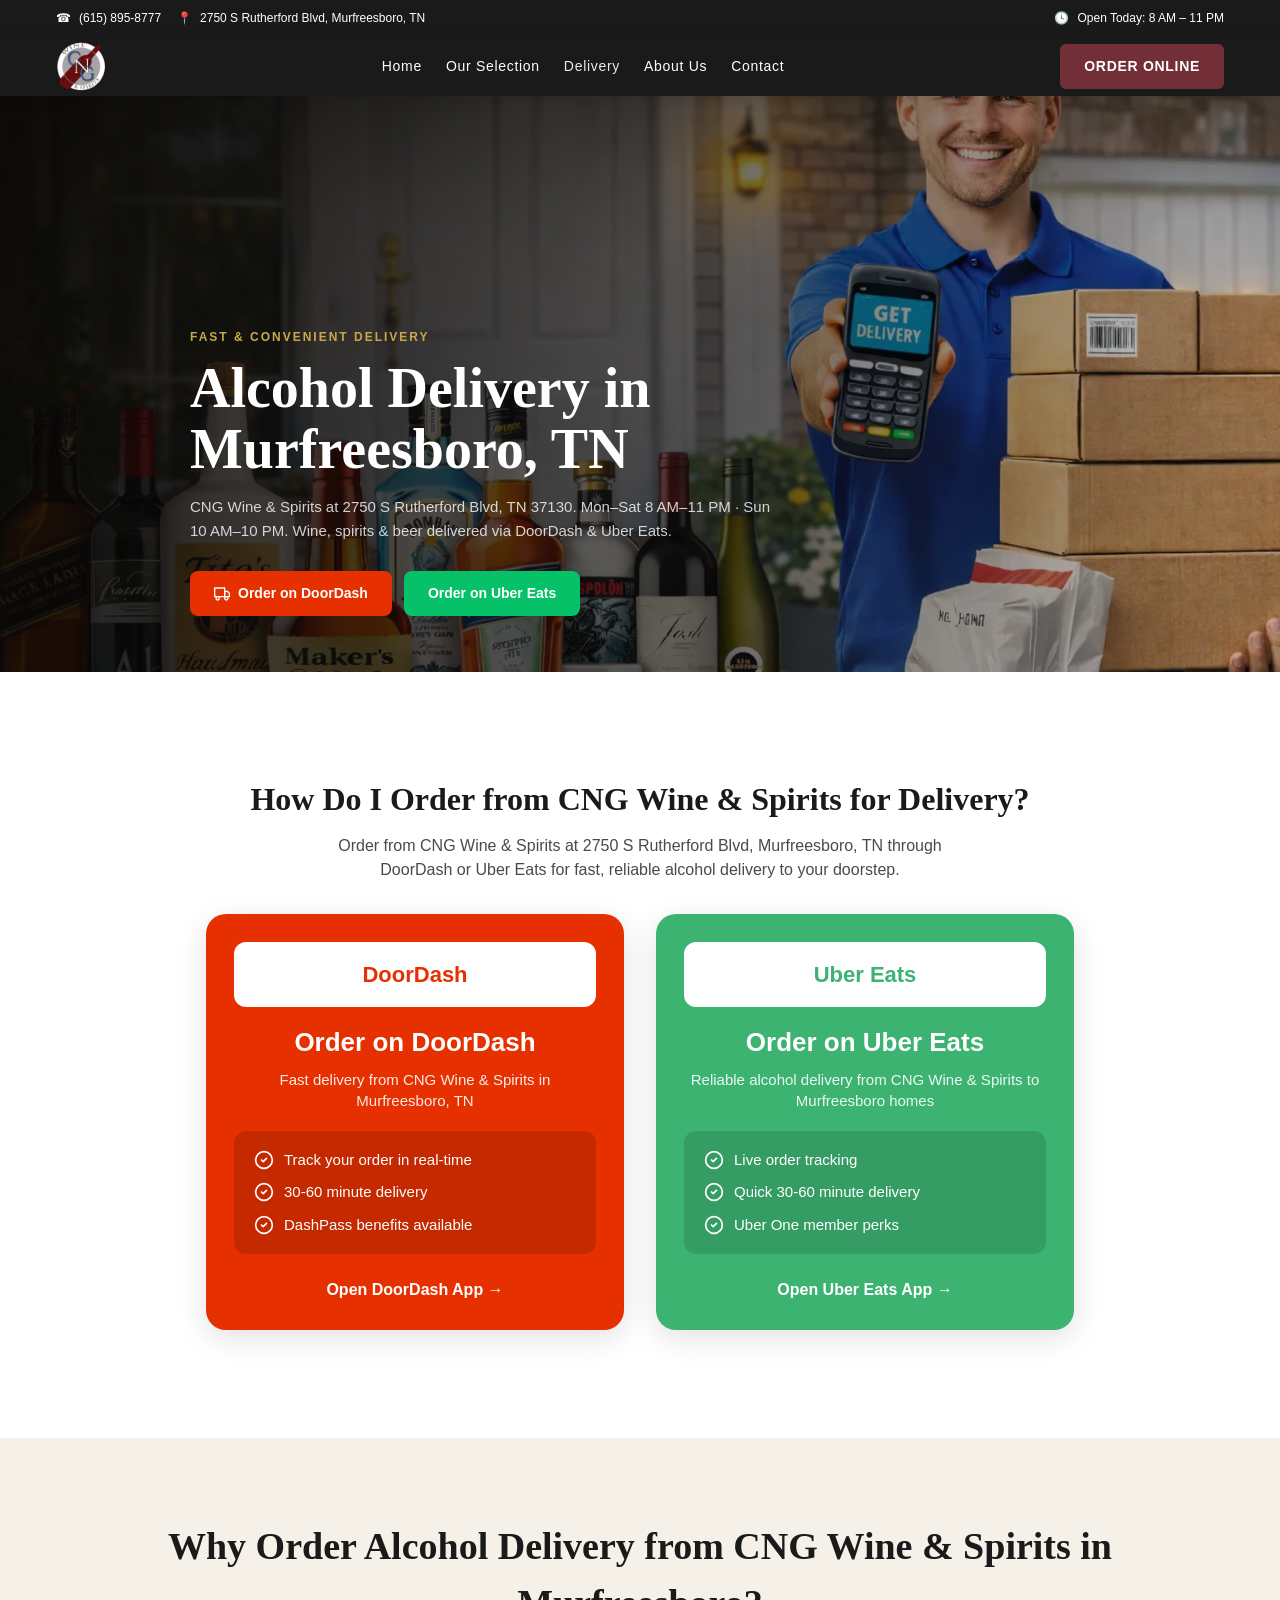
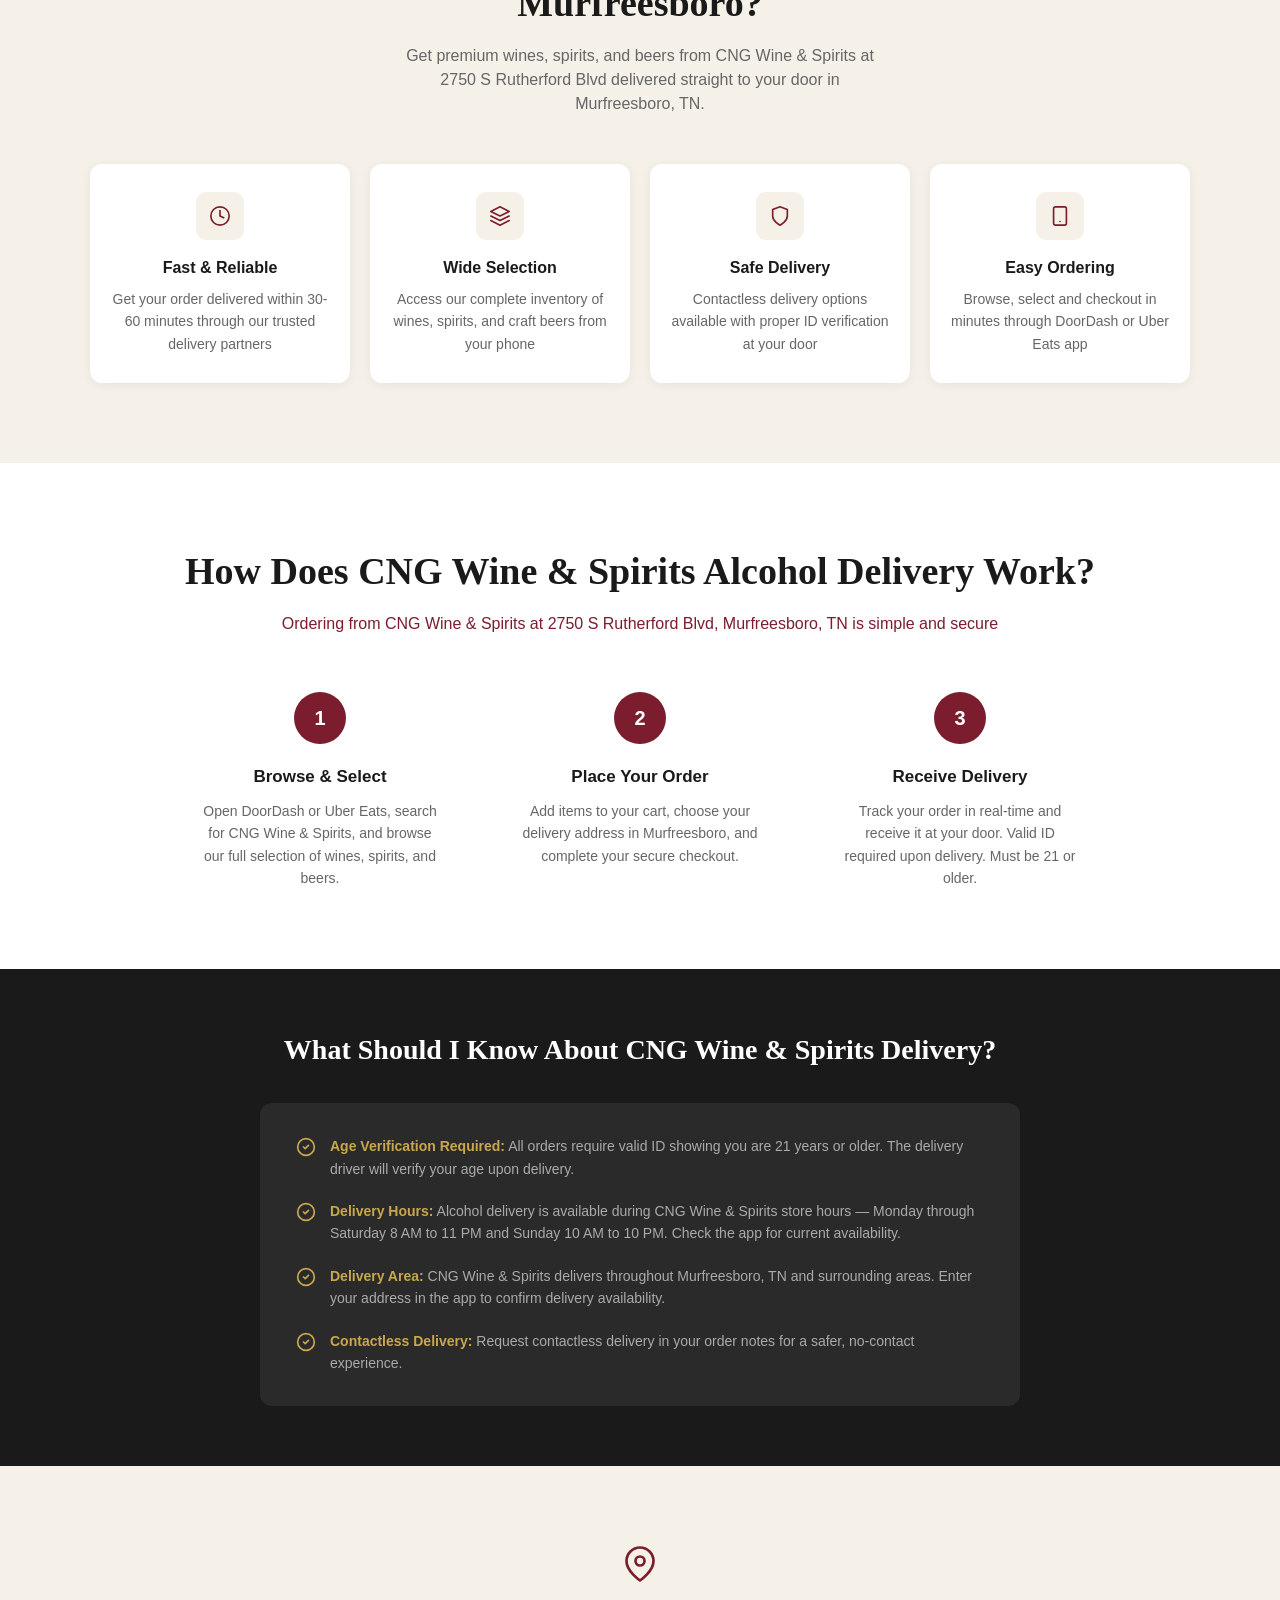
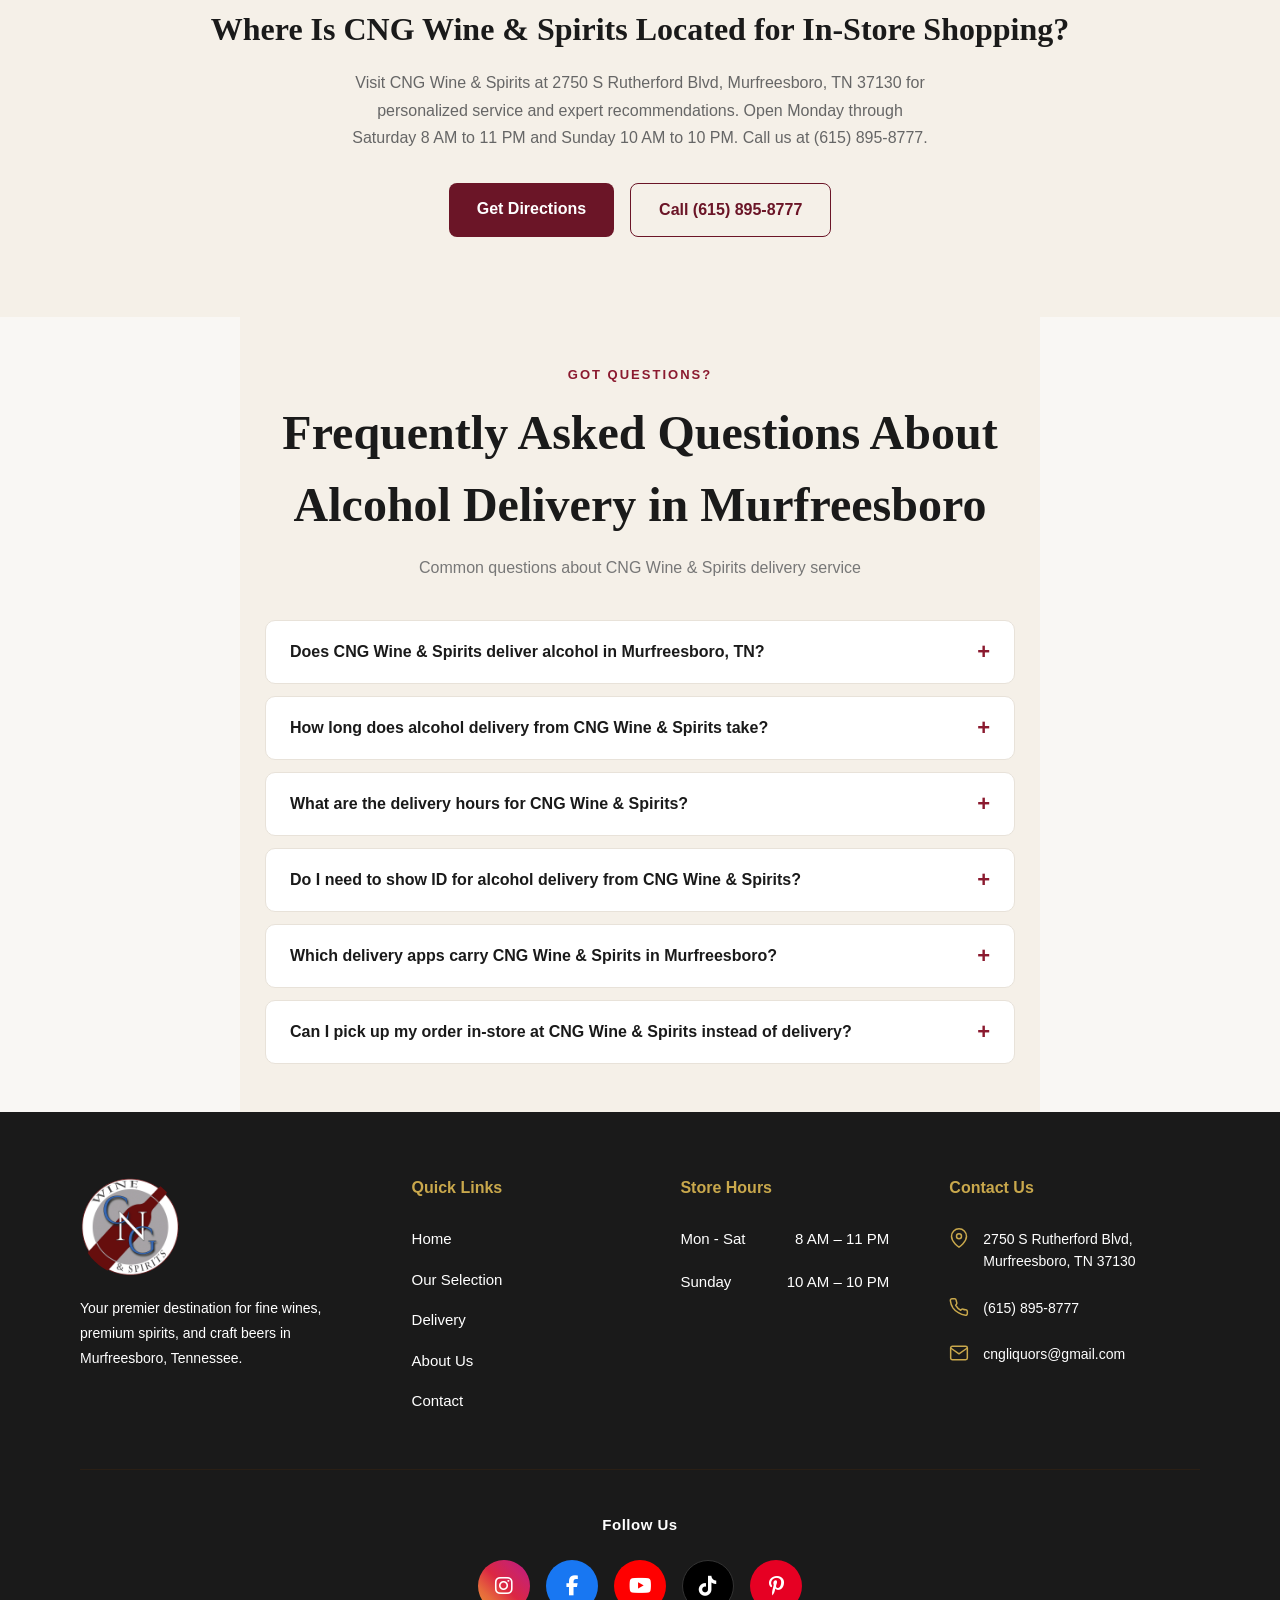
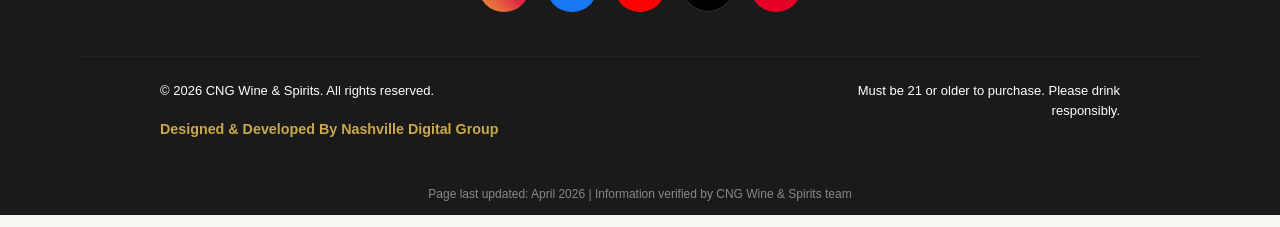
<file: delivery.html>
<!DOCTYPE html>
<html lang="en">
<head>
  <meta charset="UTF-8">
  <meta name="viewport" content="width=device-width, initial-scale=1.0">
  <title>Alcohol Delivery in Murfreesboro TN | CNG Wine & Spirits | DoorDash & Uber Eats</title>
  <meta name="description" content="CNG Wine & Spirits offers alcohol delivery in Murfreesboro, TN via DoorDash & Uber Eats. Wine, spirits & craft beer delivered in 30–60 min. At 2750 S Rutherford Blvd, TN 37130. Open Mon–Sat 8 AM–11 PM, Sun 10 AM–10 PM. Call (615) 895-8777.">
  <link rel="stylesheet" href="css/style.css">
  <link rel="icon" type="image/svg+xml" href="images/cnglogo.svg">
  <link rel="stylesheet" href="https://cdnjs.cloudflare.com/ajax/libs/font-awesome/6.5.0/css/all.min.css"/>
</head>
<body>

  <!-- Top Bar -->
  <div class="top-bar">
    <div class="top-bar__inner">
      <div class="top-bar__left">
        <a href="tel:+16158958777" class="top-bar__contact">
          <span aria-hidden="true">&#9742;</span>
          <span>(615) 895-8777</span>
        </a>
        <a href="https://www.google.com/maps/dir//2750+S+Rutherford+Blvd,+Murfreesboro,+TN+37130" target="_blank" rel="noopener noreferrer" class="top-bar__contact">
          <span aria-hidden="true">&#128205;</span>
          <span>2750 S Rutherford Blvd, Murfreesboro, TN</span>
        </a>
      </div>
      <div class="top-bar__right">
        <span class="top-bar__hours"><span aria-hidden="true">&#128339;</span> Open Today: 8 AM – 11 PM</span>
      </div>
    </div>
  </div>

  <!-- Header -->
  <header class="header">
    <div class="header__inner">
      <a href="index.html" class="header__logo">
        <img src="images/cnglogo.svg" alt="CNG Liquors" width="120" height="40">
      </a>
      <nav class="nav" aria-label="Main navigation">
        <a href="index.html" class="nav__link">Home</a>
        <a href="selection.html" class="nav__link">Our Selection</a>
        <a href="delivery.html" class="nav__link nav__link--active">Delivery</a>
        <a href="about.html" class="nav__link">About Us</a>
        <a href="contact.html" class="nav__link">Contact</a>
      </nav>
      <div class="header__actions">
        <a href="delivery.html" class="btn btn--primary">Order Online</a>
      </div>
      <button type="button" id="hamburger" class="hamburger" aria-controls="mobile-nav" aria-expanded="false" aria-label="Toggle navigation menu">
        <span class="hamburger__line"></span>
        <span class="hamburger__line"></span>
        <span class="hamburger__line"></span>
      </button>
    </div>
    <nav id="mobile-nav" class="mobile-nav" aria-label="Mobile navigation">
      <div class="nav">
        <a href="index.html" class="nav__link">Home</a>
        <a href="selection.html" class="nav__link">Our Selection</a>
        <a href="delivery.html" class="nav__link nav__link--active">Delivery</a>
        <a href="about.html" class="nav__link">About Us</a>
        <a href="contact.html" class="nav__link">Contact</a>
      </div>
      <div class="header__actions">
        <a href="delivery.html" class="btn btn--primary">Order Online</a>
      </div>
    </nav>
  </header>

  <main>

    <!-- Section 1 — Hero -->
    <section class="delivery-hero">
      <div class="delivery-hero__bg" role="presentation" aria-hidden="true"></div>
      <div class="delivery-hero-overlay"></div>
      <div class="delivery-hero__inner">
        <div class="delivery-hero-content">
          <span class="delivery-hero__eyebrow">FAST &amp; CONVENIENT DELIVERY</span>
          <h1 class="delivery-hero__title">Alcohol Delivery in Murfreesboro, TN</h1>
          <p class="delivery-hero__desc">CNG Wine &amp; Spirits at 2750 S Rutherford Blvd, TN 37130. Mon–Sat 8 AM–11 PM · Sun 10 AM–10 PM. Wine, spirits &amp; beer delivered via DoorDash &amp; Uber Eats.</p>
          <div class="delivery-hero__btns">
            <a href="https://www.doordash.com/en/convenience/store/cng-wine-%26-spirits-murfreesboro-2517144/?srsltid=AfmBOoox9ZN9lXNizvsnMre6B5M9URBWcrWl2oug4VZfDkiN8afxcBCJ" target="_blank" rel="noopener noreferrer" class="delivery-hero__btn delivery-hero__btn--doordash">
              <svg xmlns="http://www.w3.org/2000/svg" width="16" height="16" viewBox="0 0 24 24" fill="none" stroke="currentColor" stroke-width="2" stroke-linecap="round" stroke-linejoin="round" aria-hidden="true"><rect x="1" y="3" width="15" height="13"/><polygon points="16 8 20 8 23 11 23 16 16 16 16 8"/><circle cx="5.5" cy="18.5" r="2.5"/><circle cx="18.5" cy="18.5" r="2.5"/></svg>
              Order on DoorDash
            </a>
            <a href="https://www.ubereats.com/store/cng-wine-%26-spirits/wZSMW6AQVoip9eW1_Kujyw?diningMode=DELIVERY&pl=[base64]" target="_blank" rel="noopener noreferrer" class="delivery-hero__btn delivery-hero__btn--ubereats">Order on Uber Eats</a>
          </div>
        </div>
      </div>
    </section>

    <!-- Section 2 — Choose Your Delivery Partner -->
    <section class="section section--white delivery-section">
      <div class="container text-center">
        <h2 class="section__title section__title--serif">How Do I Order from CNG Wine &amp; Spirits for Delivery?</h2>
        <p class="section__intro">Order from CNG Wine &amp; Spirits at 2750 S Rutherford Blvd, Murfreesboro, TN through DoorDash or Uber Eats for fast, reliable alcohol delivery to your doorstep.</p>
        <div class="delivery-cards">
          <a href="https://www.doordash.com/en/convenience/store/cng-wine-%26-spirits-murfreesboro-2517144/?srsltid=AfmBOoox9ZN9lXNizvsnMre6B5M9URBWcrWl2oug4VZfDkiN8afxcBCJ" target="_blank" rel="noopener noreferrer" class="delivery-card delivery-card--doordash">
            <div class="delivery-card__logo-box">DoorDash</div>
            <h3 class="delivery-card__heading">Order on DoorDash</h3>
            <p class="delivery-card__description">Fast delivery from CNG Wine &amp; Spirits in Murfreesboro, TN</p>
            <div class="delivery-card__features">
              <ul class="delivery-card__features-list">
                <li>
                  <svg class="delivery-card__check" xmlns="http://www.w3.org/2000/svg" width="20" height="20" viewBox="0 0 24 24" fill="none" stroke="white" stroke-width="2" stroke-linecap="round" stroke-linejoin="round" aria-hidden="true"><circle cx="12" cy="12" r="10"/><polyline points="9 12 11 14 15 10"/></svg>
                  <span>Track your order in real-time</span>
                </li>
                <li>
                  <svg class="delivery-card__check" xmlns="http://www.w3.org/2000/svg" width="20" height="20" viewBox="0 0 24 24" fill="none" stroke="white" stroke-width="2" stroke-linecap="round" stroke-linejoin="round" aria-hidden="true"><circle cx="12" cy="12" r="10"/><polyline points="9 12 11 14 15 10"/></svg>
                  <span>30-60 minute delivery</span>
                </li>
                <li>
                  <svg class="delivery-card__check" xmlns="http://www.w3.org/2000/svg" width="20" height="20" viewBox="0 0 24 24" fill="none" stroke="white" stroke-width="2" stroke-linecap="round" stroke-linejoin="round" aria-hidden="true"><circle cx="12" cy="12" r="10"/><polyline points="9 12 11 14 15 10"/></svg>
                  <span>DashPass benefits available</span>
                </li>
              </ul>
            </div>
            <span class="delivery-card__cta">Open DoorDash App &rarr;</span>
          </a>
          <a href="https://www.ubereats.com/store/cng-wine-%26-spirits/wZSMW6AQVoip9eW1_Kujyw?diningMode=DELIVERY&pl=[base64]" target="_blank" rel="noopener noreferrer" class="delivery-card delivery-card--ubereats">
            <div class="delivery-card__logo-box">Uber Eats</div>
            <h3 class="delivery-card__heading">Order on Uber Eats</h3>
            <p class="delivery-card__description">Reliable alcohol delivery from CNG Wine &amp; Spirits to Murfreesboro homes</p>
            <div class="delivery-card__features">
              <ul class="delivery-card__features-list">
                <li>
                  <svg class="delivery-card__check" xmlns="http://www.w3.org/2000/svg" width="20" height="20" viewBox="0 0 24 24" fill="none" stroke="white" stroke-width="2" stroke-linecap="round" stroke-linejoin="round" aria-hidden="true"><circle cx="12" cy="12" r="10"/><polyline points="9 12 11 14 15 10"/></svg>
                  <span>Live order tracking</span>
                </li>
                <li>
                  <svg class="delivery-card__check" xmlns="http://www.w3.org/2000/svg" width="20" height="20" viewBox="0 0 24 24" fill="none" stroke="white" stroke-width="2" stroke-linecap="round" stroke-linejoin="round" aria-hidden="true"><circle cx="12" cy="12" r="10"/><polyline points="9 12 11 14 15 10"/></svg>
                  <span>Quick 30-60 minute delivery</span>
                </li>
                <li>
                  <svg class="delivery-card__check" xmlns="http://www.w3.org/2000/svg" width="20" height="20" viewBox="0 0 24 24" fill="none" stroke="white" stroke-width="2" stroke-linecap="round" stroke-linejoin="round" aria-hidden="true"><circle cx="12" cy="12" r="10"/><polyline points="9 12 11 14 15 10"/></svg>
                  <span>Uber One member perks</span>
                </li>
              </ul>
            </div>
            <span class="delivery-card__cta">Open Uber Eats App &rarr;</span>
          </a>
        </div>
      </div>
    </section>

    <!-- Section 3 — Why Order Alcohol Delivery? -->
    <section class="delivery-why">
      <h2 class="delivery-why__title">Why Order Alcohol Delivery from CNG Wine &amp; Spirits in Murfreesboro?</h2>
      <p class="delivery-why__desc">Get premium wines, spirits, and beers from CNG Wine &amp; Spirits at 2750 S Rutherford Blvd delivered straight to your door in Murfreesboro, TN.</p>
      <div class="delivery-why__grid">
        <div class="delivery-why-card">
          <div class="delivery-why-card__icon">
            <svg xmlns="http://www.w3.org/2000/svg" width="22" height="22" viewBox="0 0 24 24" fill="none" stroke="#7B1D2E" stroke-width="1.8" stroke-linecap="round" stroke-linejoin="round"><circle cx="12" cy="12" r="10"/><polyline points="12 6 12 12 16 14"/></svg>
          </div>
          <h3 class="delivery-why-card__title">Fast &amp; Reliable</h3>
          <p class="delivery-why-card__text">Get your order delivered within 30-60 minutes through our trusted delivery partners</p>
        </div>
        <div class="delivery-why-card">
          <div class="delivery-why-card__icon">
            <svg xmlns="http://www.w3.org/2000/svg" width="22" height="22" viewBox="0 0 24 24" fill="none" stroke="#7B1D2E" stroke-width="1.8" stroke-linecap="round" stroke-linejoin="round"><polygon points="12 2 2 7 12 12 22 7 12 2"/><polyline points="2 17 12 22 22 17"/><polyline points="2 12 12 17 22 12"/></svg>
          </div>
          <h3 class="delivery-why-card__title">Wide Selection</h3>
          <p class="delivery-why-card__text">Access our complete inventory of wines, spirits, and craft beers from your phone</p>
        </div>
        <div class="delivery-why-card">
          <div class="delivery-why-card__icon">
            <svg xmlns="http://www.w3.org/2000/svg" width="22" height="22" viewBox="0 0 24 24" fill="none" stroke="#7B1D2E" stroke-width="1.8" stroke-linecap="round" stroke-linejoin="round"><path d="M12 22s8-4 8-10V5l-8-3-8 3v7c0 6 8 10 8 10z"/></svg>
          </div>
          <h3 class="delivery-why-card__title">Safe Delivery</h3>
          <p class="delivery-why-card__text">Contactless delivery options available with proper ID verification at your door</p>
        </div>
        <div class="delivery-why-card">
          <div class="delivery-why-card__icon">
            <svg xmlns="http://www.w3.org/2000/svg" width="22" height="22" viewBox="0 0 24 24" fill="none" stroke="#7B1D2E" stroke-width="1.8" stroke-linecap="round" stroke-linejoin="round"><rect x="5" y="2" width="14" height="20" rx="2"/><line x1="12" y1="18" x2="12.01" y2="18"/></svg>
          </div>
          <h3 class="delivery-why-card__title">Easy Ordering</h3>
          <p class="delivery-why-card__text">Browse, select and checkout in minutes through DoorDash or Uber Eats app</p>
        </div>
      </div>
    </section>

    <!-- Section 4 — How Alcohol Delivery Works -->
    <section class="delivery-how">
      <h2 class="delivery-how__title">How Does CNG Wine &amp; Spirits Alcohol Delivery Work?</h2>
      <p class="delivery-how__desc">Ordering from CNG Wine &amp; Spirits at 2750 S Rutherford Blvd, Murfreesboro, TN is simple and secure</p>
      <div class="delivery-how__steps">
        <div class="delivery-how-step">
          <span class="delivery-how-step__num">1</span>
          <h3 class="delivery-how-step__title">Browse &amp; Select</h3>
          <p class="delivery-how-step__text">Open DoorDash or Uber Eats, search for CNG Wine &amp; Spirits, and browse our full selection of wines, spirits, and beers.</p>
        </div>
        <div class="delivery-how-step">
          <span class="delivery-how-step__num">2</span>
          <h3 class="delivery-how-step__title">Place Your Order</h3>
          <p class="delivery-how-step__text">Add items to your cart, choose your delivery address in Murfreesboro, and complete your secure checkout.</p>
        </div>
        <div class="delivery-how-step">
          <span class="delivery-how-step__num">3</span>
          <h3 class="delivery-how-step__title">Receive Delivery</h3>
          <p class="delivery-how-step__text">Track your order in real-time and receive it at your door. Valid ID required upon delivery. Must be 21 or older.</p>
        </div>
      </div>
    </section>

    <!-- Section 5 — Important Delivery Information -->
    <section class="delivery-important">
      <h2 class="delivery-important__title">What Should I Know About CNG Wine &amp; Spirits Delivery?</h2>
      <div class="delivery-important__box">
        <div class="delivery-important__item">
          <span class="delivery-important__icon" aria-hidden="true">
            <svg xmlns="http://www.w3.org/2000/svg" width="20" height="20" viewBox="0 0 24 24" fill="none" stroke="#C9A84C" stroke-width="2" stroke-linecap="round" stroke-linejoin="round"><circle cx="12" cy="12" r="10"/><polyline points="9 12 11 14 15 10"/></svg>
          </span>
          <p><strong class="delivery-important__label">Age Verification Required:</strong> All orders require valid ID showing you are 21 years or older. The delivery driver will verify your age upon delivery.</p>
        </div>
        <div class="delivery-important__item">
          <span class="delivery-important__icon" aria-hidden="true">
            <svg xmlns="http://www.w3.org/2000/svg" width="20" height="20" viewBox="0 0 24 24" fill="none" stroke="#C9A84C" stroke-width="2" stroke-linecap="round" stroke-linejoin="round"><circle cx="12" cy="12" r="10"/><polyline points="9 12 11 14 15 10"/></svg>
          </span>
          <p><strong class="delivery-important__label">Delivery Hours:</strong> Alcohol delivery is available during CNG Wine &amp; Spirits store hours — Monday through Saturday 8 AM to 11 PM and Sunday 10 AM to 10 PM. Check the app for current availability.</p>
        </div>
        <div class="delivery-important__item">
          <span class="delivery-important__icon" aria-hidden="true">
            <svg xmlns="http://www.w3.org/2000/svg" width="20" height="20" viewBox="0 0 24 24" fill="none" stroke="#C9A84C" stroke-width="2" stroke-linecap="round" stroke-linejoin="round"><circle cx="12" cy="12" r="10"/><polyline points="9 12 11 14 15 10"/></svg>
          </span>
          <p><strong class="delivery-important__label">Delivery Area:</strong> CNG Wine &amp; Spirits delivers throughout Murfreesboro, TN and surrounding areas. Enter your address in the app to confirm delivery availability.</p>
        </div>
        <div class="delivery-important__item">
          <span class="delivery-important__icon" aria-hidden="true">
            <svg xmlns="http://www.w3.org/2000/svg" width="20" height="20" viewBox="0 0 24 24" fill="none" stroke="#C9A84C" stroke-width="2" stroke-linecap="round" stroke-linejoin="round"><circle cx="12" cy="12" r="10"/><polyline points="9 12 11 14 15 10"/></svg>
          </span>
          <p><strong class="delivery-important__label">Contactless Delivery:</strong> Request contactless delivery in your order notes for a safer, no-contact experience.</p>
        </div>
      </div>
    </section>

    <!-- Section 6 — Prefer to Shop In-Store? -->
    <section class="delivery-instore">
      <span class="delivery-instore__icon" aria-hidden="true">
        <svg xmlns="http://www.w3.org/2000/svg" width="36" height="36" viewBox="0 0 24 24" fill="none" stroke="#7B1D2E" stroke-width="1.8" stroke-linecap="round" stroke-linejoin="round"><path d="M21 10c0 7-9 13-9 13s-9-6-9-13a9 9 0 0 1 18 0z"/><circle cx="12" cy="10" r="3"/></svg>
      </span>
      <h2 class="delivery-instore__title">Where Is CNG Wine &amp; Spirits Located for In-Store Shopping?</h2>
      <p class="delivery-instore__desc">Visit CNG Wine &amp; Spirits at 2750 S Rutherford Blvd, Murfreesboro, TN 37130 for personalized service and expert recommendations. Open Monday through Saturday 8 AM to 11 PM and Sunday 10 AM to 10 PM. Call us at (615) 895-8777.</p>
      <div class="delivery-instore__btns">
        <a href="https://www.google.com/maps/dir/?api=1&destination=2750+S+Rutherford+Blvd,+Murfreesboro,+TN+37130" target="_blank" rel="noopener noreferrer" class="delivery-instore__btn delivery-instore__btn--filled">Get Directions</a>
        <a href="tel:+16158958777" class="delivery-instore__btn delivery-instore__btn--outline">Call (615) 895-8777</a>
      </div>
    </section>

    <!-- FAQ Section -->
    <section class="faq-section" style="max-width:800px;margin:0 auto;padding:48px 24px;">
      <p class="faq-section__eyebrow" style="text-align:center;">GOT QUESTIONS?</p>
      <h2 class="faq-section__title" style="text-align:center;">Frequently Asked Questions About Alcohol Delivery in Murfreesboro</h2>
      <p class="faq-section__desc" style="text-align:center;">Common questions about CNG Wine &amp; Spirits delivery service</p>
      <div class="faq-accordion">

        <div class="faq-item">
          <button type="button" class="faq-question" aria-expanded="false" aria-controls="del-faq-a1" id="del-faq-q1">
            <span>Does CNG Wine &amp; Spirits deliver alcohol in Murfreesboro, TN?</span>
            <span class="faq-icon" aria-hidden="true">+</span>
          </button>
          <div class="faq-answer" id="del-faq-a1" role="region" aria-labelledby="del-faq-q1">
            <p>Yes! CNG Wine &amp; Spirits offers alcohol delivery in Murfreesboro, TN through DoorDash and Uber Eats. Open either app, search for CNG Wine &amp; Spirits, and place your order for delivery in 30–60 minutes. We are located at 2750 S Rutherford Blvd, Murfreesboro, TN 37130. Call (615) 895-8777 for more information.</p>
          </div>
        </div>

        <div class="faq-item">
          <button type="button" class="faq-question" aria-expanded="false" aria-controls="del-faq-a2" id="del-faq-q2">
            <span>How long does alcohol delivery from CNG Wine &amp; Spirits take?</span>
            <span class="faq-icon" aria-hidden="true">+</span>
          </button>
          <div class="faq-answer" id="del-faq-a2" role="region" aria-labelledby="del-faq-q2">
            <p>CNG Wine &amp; Spirits alcohol delivery typically takes 30 to 60 minutes through DoorDash or Uber Eats. You can track your order in real-time through either app. Delivery times may vary depending on demand and your location in Murfreesboro, TN.</p>
          </div>
        </div>

        <div class="faq-item">
          <button type="button" class="faq-question" aria-expanded="false" aria-controls="del-faq-a3" id="del-faq-q3">
            <span>What are the delivery hours for CNG Wine &amp; Spirits?</span>
            <span class="faq-icon" aria-hidden="true">+</span>
          </button>
          <div class="faq-answer" id="del-faq-a3" role="region" aria-labelledby="del-faq-q3">
            <p>CNG Wine &amp; Spirits delivery is available during store hours — Monday through Saturday from 8 AM to 11 PM and Sunday from 10 AM to 10 PM. Check DoorDash or Uber Eats for current availability. Our store is at 2750 S Rutherford Blvd, Murfreesboro, TN 37130. Call (615) 895-8777 with any questions.</p>
          </div>
        </div>

        <div class="faq-item">
          <button type="button" class="faq-question" aria-expanded="false" aria-controls="del-faq-a4" id="del-faq-q4">
            <span>Do I need to show ID for alcohol delivery from CNG Wine &amp; Spirits?</span>
            <span class="faq-icon" aria-hidden="true">+</span>
          </button>
          <div class="faq-answer" id="del-faq-a4" role="region" aria-labelledby="del-faq-q4">
            <p>Yes. All alcohol deliveries from CNG Wine &amp; Spirits require a valid government-issued ID confirming you are 21 years or older. The delivery driver will verify your age at the door. Orders cannot be completed without proper ID verification.</p>
          </div>
        </div>

        <div class="faq-item">
          <button type="button" class="faq-question" aria-expanded="false" aria-controls="del-faq-a5" id="del-faq-q5">
            <span>Which delivery apps carry CNG Wine &amp; Spirits in Murfreesboro?</span>
            <span class="faq-icon" aria-hidden="true">+</span>
          </button>
          <div class="faq-answer" id="del-faq-a5" role="region" aria-labelledby="del-faq-q5">
            <p>CNG Wine &amp; Spirits is available for delivery on both DoorDash and Uber Eats in Murfreesboro, TN. Simply open either app and search for CNG Wine &amp; Spirits to browse our full selection of wines, spirits, and craft beers. Our store is located at 2750 S Rutherford Blvd, Murfreesboro, TN 37130.</p>
          </div>
        </div>

        <div class="faq-item">
          <button type="button" class="faq-question" aria-expanded="false" aria-controls="del-faq-a6" id="del-faq-q6">
            <span>Can I pick up my order in-store at CNG Wine &amp; Spirits instead of delivery?</span>
            <span class="faq-icon" aria-hidden="true">+</span>
          </button>
          <div class="faq-answer" id="del-faq-a6" role="region" aria-labelledby="del-faq-q6">
            <p>Absolutely! You can visit CNG Wine &amp; Spirits in person at 2750 S Rutherford Blvd, Murfreesboro, TN 37130. We are open Monday through Saturday 8 AM to 11 PM and Sunday 10 AM to 10 PM. Call ahead at (615) 895-8777 and our staff will be happy to assist you.</p>
          </div>
        </div>

      </div>
    </section>

  </main>

  <!-- Footer -->
  <footer class="footer">
    <div class="footer__top">
      <div class="footer__brand">
        <img src="images/cnglogo.svg" alt="CNG Wine &amp; Spirits" class="footer__logo-img" width="100" height="100">
        <p class="footer__tagline">Your premier destination for fine wines, premium spirits, and craft beers in Murfreesboro, Tennessee.</p>
      </div>
      <div class="footer__col">
        <h3 class="footer__heading">Quick Links</h3>
        <nav class="footer__links">
          <a href="index.html">Home</a>
          <a href="selection.html">Our Selection</a>
          <a href="delivery.html">Delivery</a>
          <a href="about.html">About Us</a>
          <a href="contact.html">Contact</a>
        </nav>
      </div>
      <div class="footer__col">
        <h3 class="footer__heading">Store Hours</h3>
        <div class="footer__hours">
          <div class="footer__hours-row">
            <span>Mon - Sat</span>
            <span>8 AM – 11 PM</span>
          </div>
          <div class="footer__hours-row">
            <span>Sunday</span>
            <span>10 AM – 10 PM</span>
          </div>
        </div>
      </div>
      <div class="footer__col">
        <h3 class="footer__heading">Contact Us</h3>
        <div class="footer__contact">
          <div class="footer__contact-item">
            <span class="footer__contact-icon" aria-hidden="true">
              <svg xmlns="http://www.w3.org/2000/svg" width="20" height="20" viewBox="0 0 24 24" fill="none" stroke="#C9A84C" stroke-width="1.8" stroke-linecap="round" stroke-linejoin="round"><path d="M21 10c0 7-9 13-9 13s-9-6-9-13a9 9 0 0 1 18 0z"/><circle cx="12" cy="10" r="3"/></svg>
            </span>
            <span>2750 S Rutherford Blvd, Murfreesboro, TN 37130</span>
          </div>
          <div class="footer__contact-item">
            <span class="footer__contact-icon" aria-hidden="true">
              <svg xmlns="http://www.w3.org/2000/svg" width="20" height="20" viewBox="0 0 24 24" fill="none" stroke="#C9A84C" stroke-width="1.8" stroke-linecap="round" stroke-linejoin="round"><path d="M22 16.92v3a2 2 0 0 1-2.18 2 19.79 19.79 0 0 1-8.63-3.07A19.5 19.5 0 0 1 4.69 13a19.79 19.79 0 0 1-3.07-8.67A2 2 0 0 1 3.6 2.18h3a2 2 0 0 1 2 1.72c.13.96.36 1.9.7 2.81a2 2 0 0 1-.45 2.11L8.09 9.91a16 16 0 0 0 6 6l.81-.81a2 2 0 0 1 2.11-.45c.91.34 1.85.57 2.81.7A2 2 0 0 1 22 16.92z"/></svg>
            </span>
            <a href="tel:+16158958777">(615) 895-8777</a>
          </div>
          <div class="footer__contact-item">
            <span class="footer__contact-icon" aria-hidden="true">
              <svg xmlns="http://www.w3.org/2000/svg" width="20" height="20" viewBox="0 0 24 24" fill="none" stroke="#C9A84C" stroke-width="1.8" stroke-linecap="round" stroke-linejoin="round"><path d="M4 4h16c1.1 0 2 .9 2 2v12c0 1.1-.9 2-2 2H4c-1.1 0-2-.9-2-2V6c0-1.1.9-2 2-2z"/><polyline points="22,6 12,13 2,6"/></svg>
            </span>
            <a href="mailto:cngliquors@gmail.com">cngliquors@gmail.com</a>
          </div>
        </div>
      </div>
    </div>
    <hr class="footer__divider">
    <div class="footer__follow">
      <p class="footer__follow-label">Follow Us</p>
      <div class="footer__social">
        <a href="https://www.instagram.com/cngliquor/" target="_blank" rel="noopener noreferrer" class="footer__social-link footer__social-link--instagram" aria-label="Instagram"><i class="fa-brands fa-instagram"></i></a>
        <a href="https://www.facebook.com/CNGLIQUOR" target="_blank" rel="noopener noreferrer" class="footer__social-link footer__social-link--facebook" aria-label="Facebook"><i class="fa-brands fa-facebook-f"></i></a>
        <a href="https://www.youtube.com/@CNGWineandSpirits" target="_blank" rel="noopener noreferrer" class="footer__social-link footer__social-link--youtube" aria-label="YouTube"><i class="fa-brands fa-youtube"></i></a>
        <a href="https://www.tiktok.com/@cngwinespirits" target="_blank" rel="noopener noreferrer" class="footer__social-link footer__social-link--tiktok" aria-label="TikTok"><i class="fa-brands fa-tiktok"></i></a>
        <a href="https://www.pinterest.com/cngliquors" target="_blank" rel="noopener noreferrer" class="footer__social-link footer__social-link--pinterest" aria-label="Pinterest"><i class="fa-brands fa-pinterest-p"></i></a>
      </div>
    </div>
    <hr class="footer__divider">
    <div class="footer__bottom-bar">
      <div class="footer__bottom-inner">
        <p class="footer__copyright">© 2026 CNG Wine &amp; Spirits. All rights reserved.<span class="footer__copyright-line2">Designed &amp; Developed By <a href="https://nashvilledigitalgroup.com" target="_blank" rel="noopener noreferrer" class="footer__ndg-link">Nashville Digital Group</a></span></p>
        <p class="footer__disclaimer">Must be 21 or older to purchase. Please drink responsibly.</p>
      </div>
    </div>
    <p style="text-align:center;font-size:0.75rem;color:#888;padding:8px 0 12px;">Page last updated: April 2026 | Information verified by CNG Wine &amp; Spirits team</p>
  </footer>

  <!-- SCHEMA: LocalBusiness -->
  <script type="application/ld+json" id="schema-lb-delivery">
  {
    "@context": "https://schema.org",
    "@type": ["LocalBusiness", "LiquorStore"],
    "name": "CNG Wine & Spirits",
    "alternateName": "CNG Liquors",
    "description": "CNG Wine & Spirits offers alcohol delivery in Murfreesboro, TN through DoorDash and Uber Eats. Located at 2750 S Rutherford Blvd, Murfreesboro, TN 37130. We deliver wines, premium spirits, craft beer, and champagne in 30-60 minutes. Open Monday through Saturday 8 AM to 11 PM and Sunday 10 AM to 10 PM. Valid ID required for delivery. Must be 21 or older. Also available for in-store shopping. Accepts credit cards, debit cards, and cash.",
    "url": "https://cngliquors.com/delivery.html",
    "telephone": "+16158958777",
    "email": "cngliquors@gmail.com",
    "image": "https://cngliquors.com/images/cnglogo.svg",
    "currenciesAccepted": "USD",
    "paymentAccepted": "Cash, Credit Card, Debit Card",
    "priceRange": "$$",
    "hasMap": "https://www.google.com/maps/place/2750+S+Rutherford+Blvd,+Murfreesboro,+TN+37130",
    "address": {
      "@type": "PostalAddress",
      "streetAddress": "2750 S Rutherford Blvd",
      "addressLocality": "Murfreesboro",
      "addressRegion": "TN",
      "postalCode": "37130",
      "addressCountry": "US"
    },
    "geo": {
      "@type": "GeoCoordinates",
      "latitude": 35.8462,
      "longitude": -86.3907
    },
    "openingHoursSpecification": [
      {
        "@type": "OpeningHoursSpecification",
        "dayOfWeek": ["Monday","Tuesday","Wednesday","Thursday","Friday","Saturday"],
        "opens": "08:00",
        "closes": "23:00"
      },
      {
        "@type": "OpeningHoursSpecification",
        "dayOfWeek": ["Sunday"],
        "opens": "10:00",
        "closes": "22:00"
      }
    ]
  }
  </script>

  <!-- SCHEMA: FAQPage -->
  <script type="application/ld+json" id="schema-faq-delivery">
  {
    "@context": "https://schema.org",
    "@type": "FAQPage",
    "mainEntity": [
      {
        "@type": "Question",
        "name": "Does CNG Wine & Spirits deliver alcohol in Murfreesboro, TN?",
        "acceptedAnswer": {
          "@type": "Answer",
          "text": "Yes! CNG Wine & Spirits offers alcohol delivery in Murfreesboro, TN through DoorDash and Uber Eats. Open either app, search for CNG Wine & Spirits, and place your order for delivery in 30-60 minutes. We are located at 2750 S Rutherford Blvd, Murfreesboro, TN 37130. Call (615) 895-8777 for more information."
        }
      },
      {
        "@type": "Question",
        "name": "How long does alcohol delivery from CNG Wine & Spirits take?",
        "acceptedAnswer": {
          "@type": "Answer",
          "text": "CNG Wine & Spirits alcohol delivery typically takes 30 to 60 minutes through DoorDash or Uber Eats. You can track your order in real-time through either app. Delivery times may vary depending on demand and your location in Murfreesboro, TN."
        }
      },
      {
        "@type": "Question",
        "name": "What are the delivery hours for CNG Wine & Spirits?",
        "acceptedAnswer": {
          "@type": "Answer",
          "text": "CNG Wine & Spirits delivery is available during store hours — Monday through Saturday from 8 AM to 11 PM and Sunday from 10 AM to 10 PM. Our store is at 2750 S Rutherford Blvd, Murfreesboro, TN 37130. Call (615) 895-8777 with any questions."
        }
      },
      {
        "@type": "Question",
        "name": "Do I need to show ID for alcohol delivery from CNG Wine & Spirits?",
        "acceptedAnswer": {
          "@type": "Answer",
          "text": "Yes. All alcohol deliveries from CNG Wine & Spirits require a valid government-issued ID confirming you are 21 years or older. The delivery driver will verify your age at the door. Orders cannot be completed without proper ID verification."
        }
      },
      {
        "@type": "Question",
        "name": "Which delivery apps carry CNG Wine & Spirits in Murfreesboro?",
        "acceptedAnswer": {
          "@type": "Answer",
          "text": "CNG Wine & Spirits is available for delivery on both DoorDash and Uber Eats in Murfreesboro, TN. Simply open either app and search for CNG Wine & Spirits to browse our full selection of wines, spirits, and craft beers. Our store is located at 2750 S Rutherford Blvd, Murfreesboro, TN 37130."
        }
      },
      {
        "@type": "Question",
        "name": "Can I pick up my order in-store at CNG Wine & Spirits instead of delivery?",
        "acceptedAnswer": {
          "@type": "Answer",
          "text": "Absolutely! You can visit CNG Wine & Spirits in person at 2750 S Rutherford Blvd, Murfreesboro, TN 37130. We are open Monday through Saturday 8 AM to 11 PM and Sunday 10 AM to 10 PM. Call ahead at (615) 895-8777 and our staff will be happy to assist you."
        }
      }
    ]
  }
  </script>

  <!-- FAQ Accordion Script -->
  <script>
    (function() {
      document.querySelectorAll('.faq-accordion .faq-question').forEach(function(question) {
        question.addEventListener('click', function() {
          var item = this.closest('.faq-item');
          var answer = item.querySelector('.faq-answer');
          var icon = item.querySelector('.faq-icon');
          var isOpen = item.classList.contains('is-open');
          document.querySelectorAll('.faq-accordion .faq-item').forEach(function(el) {
            el.classList.remove('is-open');
            var a = el.querySelector('.faq-answer');
            var i = el.querySelector('.faq-icon');
            if (a) a.style.maxHeight = null;
            if (i) i.style.transform = 'rotate(0deg)';
          });
          if (!isOpen) {
            item.classList.add('is-open');
            if (answer) answer.style.maxHeight = answer.scrollHeight + 'px';
            if (icon) icon.style.transform = 'rotate(45deg)';
          }
        });
      });
    })();
  </script>

  <!-- Email Subscribe Pop-up -->
  <div id="email-popup-overlay" style="display:none;">
    <div id="email-popup-modal">
      <button id="popup-close-btn" aria-label="Close">
        <svg xmlns="http://www.w3.org/2000/svg" width="18" height="18" viewBox="0 0 24 24" fill="none" stroke="white" stroke-width="2.5" stroke-linecap="round" stroke-linejoin="round">
          <line x1="18" y1="6" x2="6" y2="18"/>
          <line x1="6" y1="6" x2="18" y2="18"/>
        </svg>
      </button>
      <div id="popup-icon-badge">
        <svg xmlns="http://www.w3.org/2000/svg" width="32" height="32" viewBox="0 0 24 24" fill="none" stroke="#C9A84C" stroke-width="1.8" stroke-linecap="round" stroke-linejoin="round">
          <path d="M4 4h16c1.1 0 2 .9 2 2v12c0 1.1-.9 2-2 2H4c-1.1 0-2-.9-2-2V6c0-1.1.9-2 2-2z"/>
          <polyline points="22,6 12,13 2,6"/>
        </svg>
      </div>
      <div id="popup-form-area">
        <h2 id="popup-heading">Stay Connected</h2>
        <p id="popup-description">Join our community and be the first to hear about exclusive deals, new arrivals, and special events at CNG Wine &amp; Spirits!</p>
        <form id="popup-subscribe-form" action="https://formspree.io/f/mdalbjga" method="post" aria-label="Newsletter signup">
          <input type="hidden" name="_subject" value="Newsletter signup - cngliquors.com">
          <input type="email" id="popup-email-input" name="email" placeholder="Enter your email address" required autocomplete="email"/>
          <button type="submit" id="popup-submit-btn">Subscribe Now</button>
        </form>
        <p id="popup-privacy-text">We respect your privacy. Unsubscribe anytime.</p>
      </div>
      <div id="popup-success-area" style="display:none;">
        <h2 id="popup-success-heading">You're subscribed!</h2>
        <p id="popup-success-desc">Thank you for joining! We'll keep you updated on our latest deals and arrivals.</p>
      </div>
    </div>
  </div>

  <script src="js/main.js"></script>
</body>
</html>
</file>
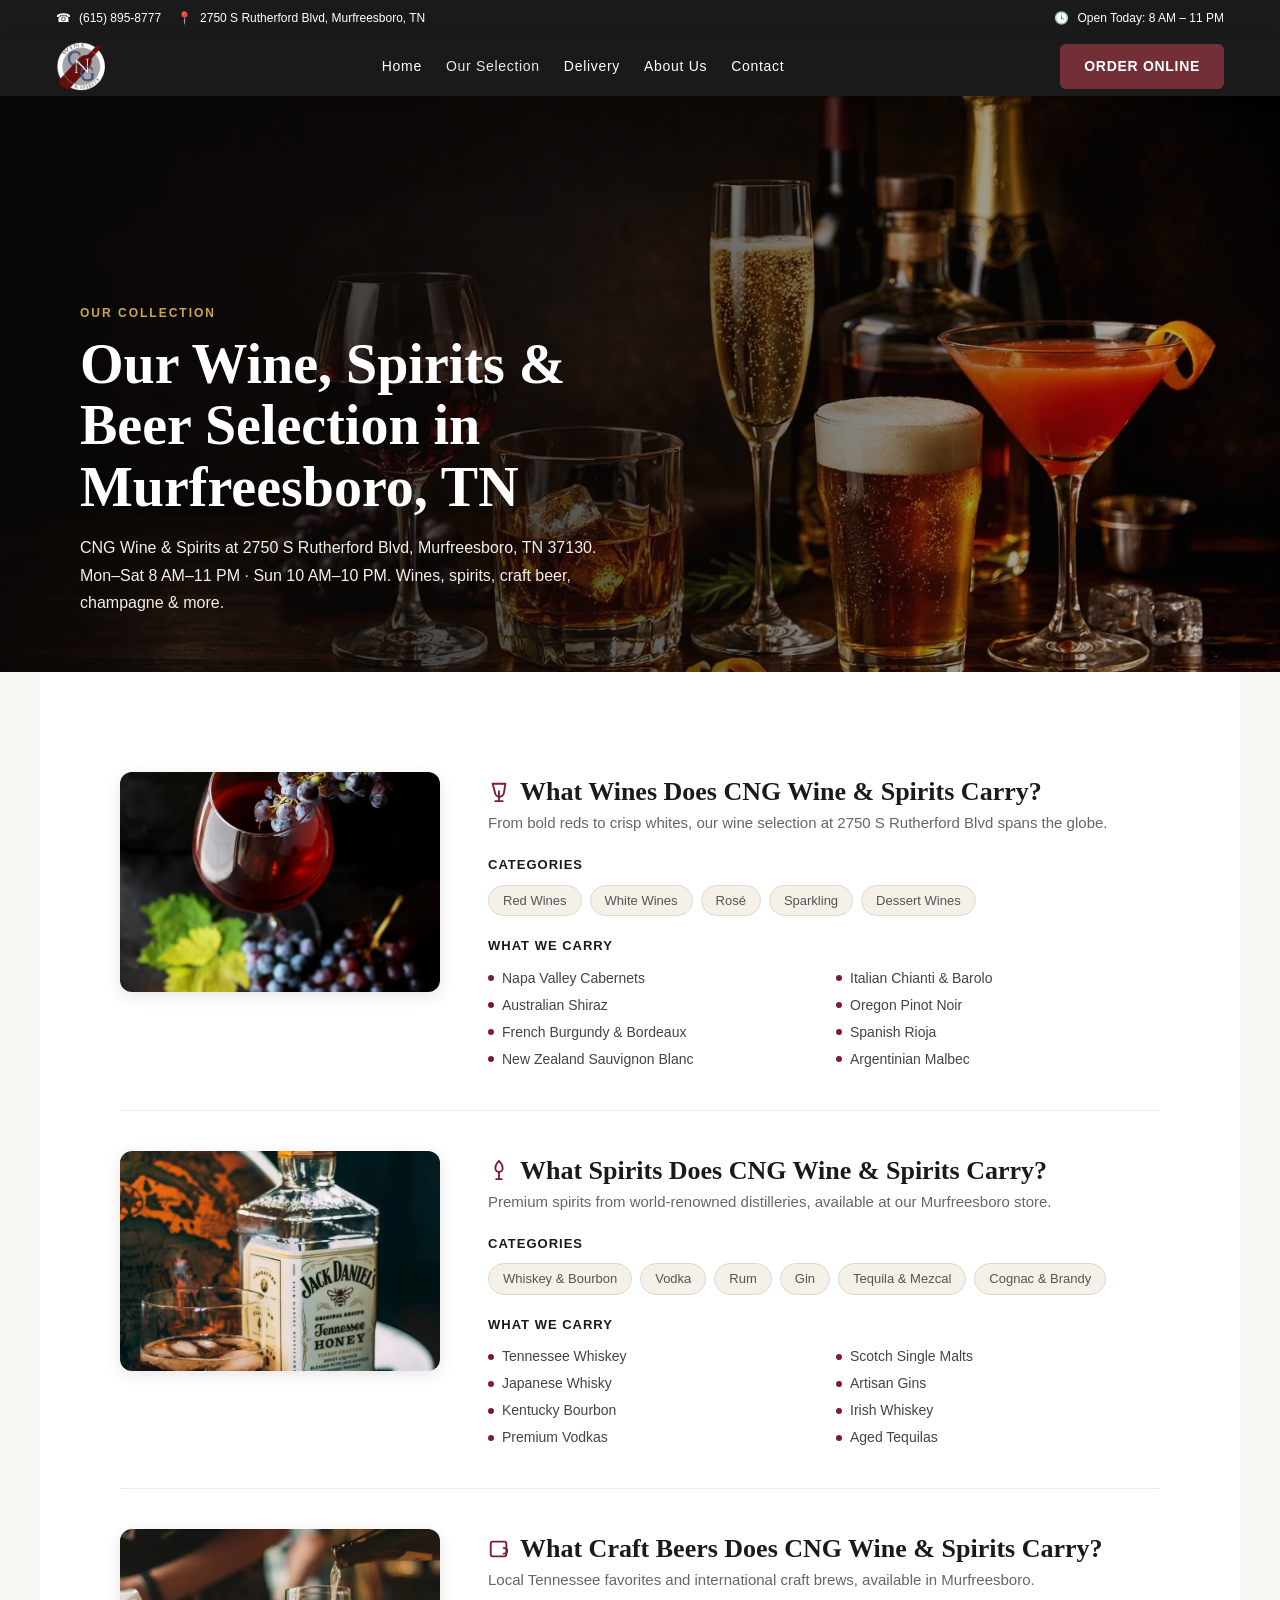
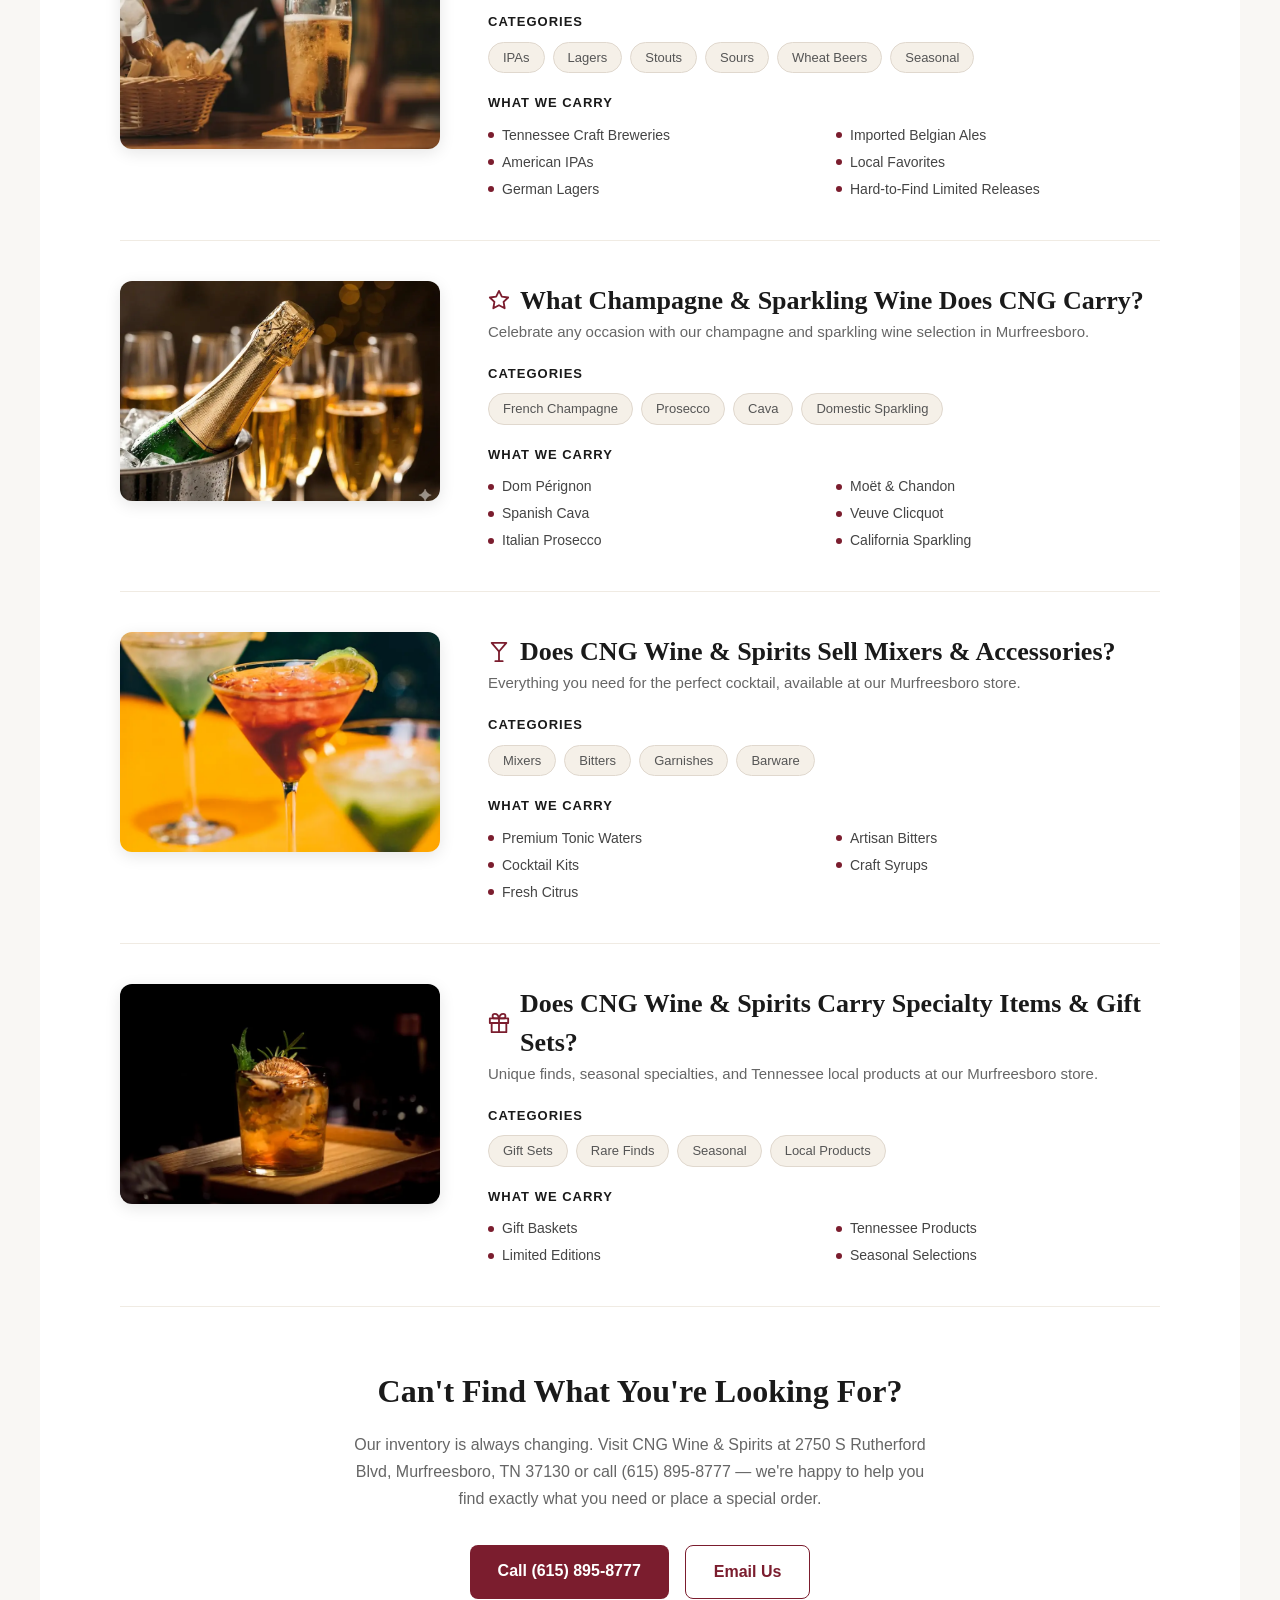
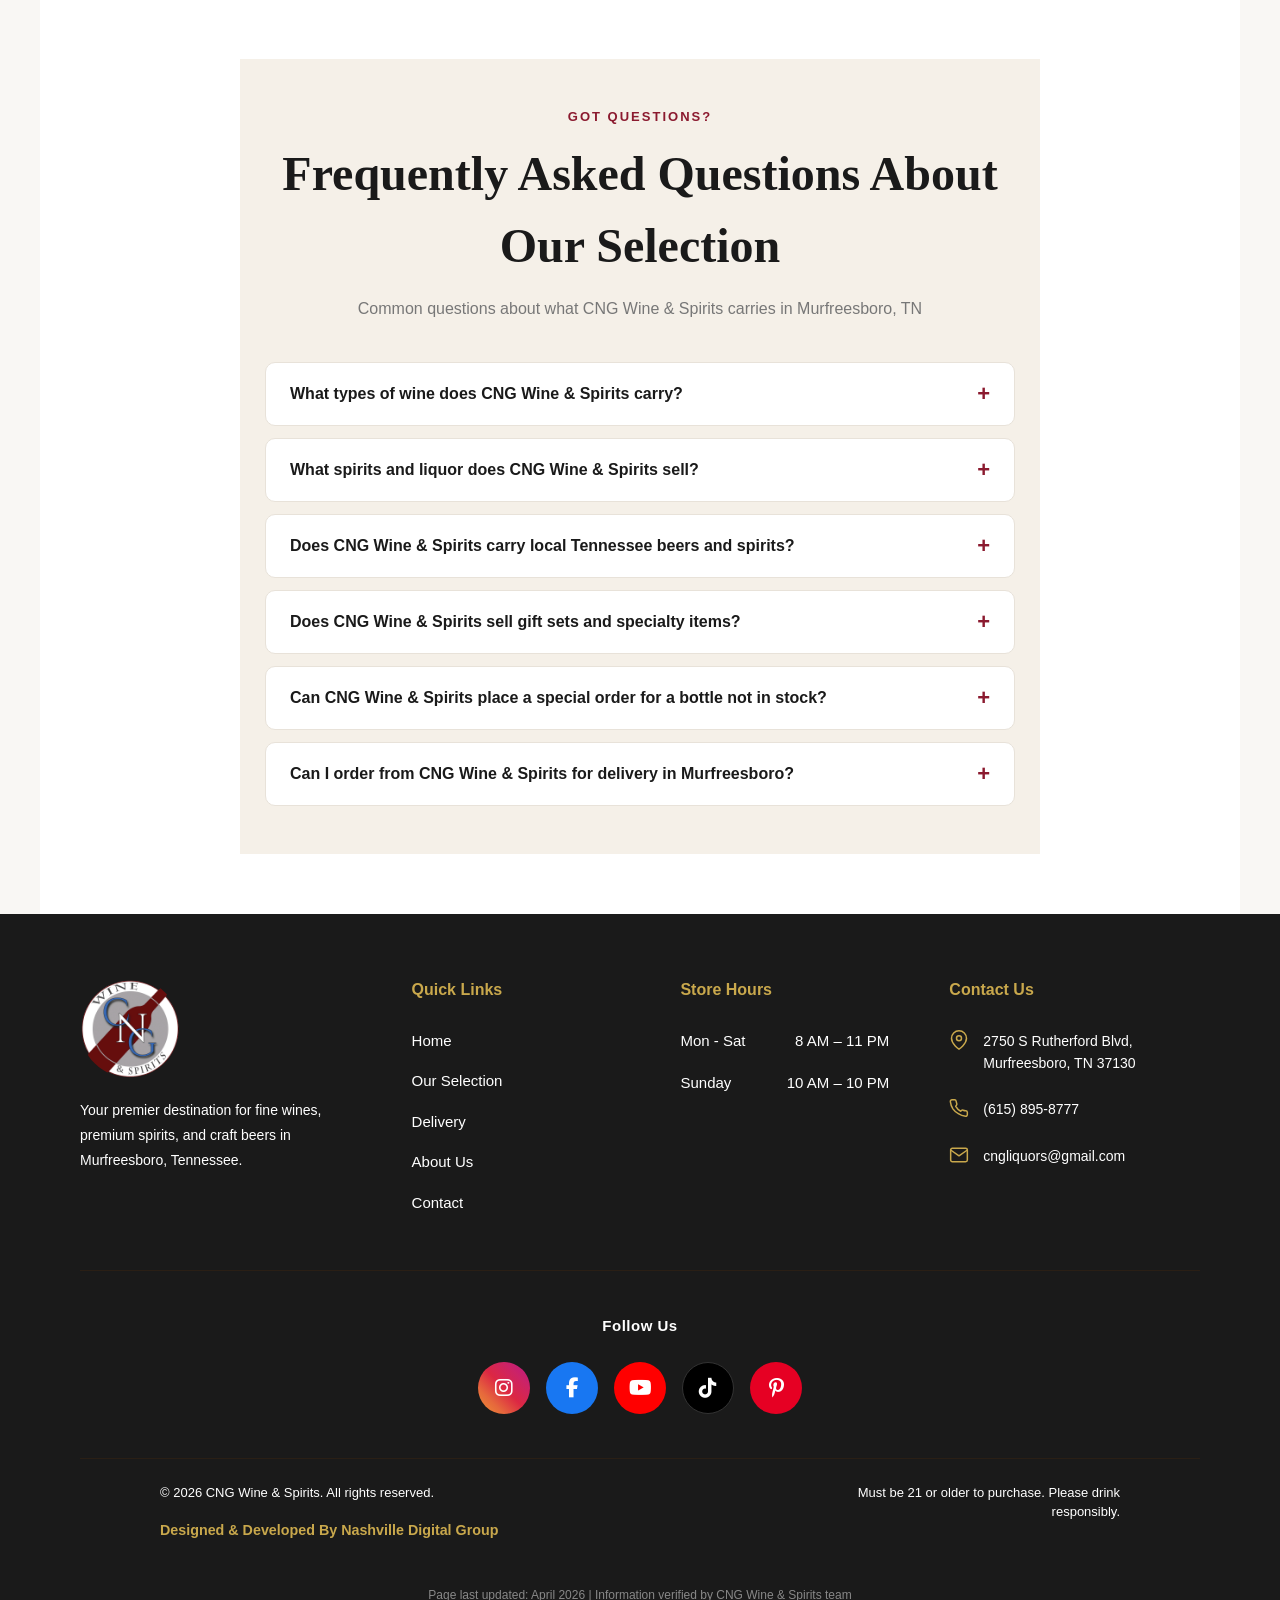
<file: selection.html>
<!DOCTYPE html>
<html lang="en">
<head>
  <meta charset="UTF-8">
  <meta name="viewport" content="width=device-width, initial-scale=1.0">
  <title>Wine, Spirits & Craft Beer Selection | CNG Wine & Spirits | Murfreesboro, TN</title>
  <meta name="description" content="Shop CNG Wine & Spirits in Murfreesboro, TN — fine wines, premium spirits, craft beer, champagne, mixers & gift sets. At 2750 S Rutherford Blvd, TN 37130. Open Mon–Sat 8 AM–11 PM, Sun 10 AM–10 PM. Call (615) 895-8777.">
  <link rel="stylesheet" href="css/style.css">
  <link rel="icon" type="image/svg+xml" href="images/cnglogo.svg">
  <link rel="stylesheet" href="https://cdnjs.cloudflare.com/ajax/libs/font-awesome/6.5.0/css/all.min.css"/>
</head>
<body>

  <!-- Top Bar -->
  <div class="top-bar">
    <div class="top-bar__inner">
      <div class="top-bar__left">
        <a href="tel:+16158958777" class="top-bar__contact">
          <span aria-hidden="true">&#9742;</span>
          <span>(615) 895-8777</span>
        </a>
        <a href="https://www.google.com/maps/dir//2750+S+Rutherford+Blvd,+Murfreesboro,+TN+37130" target="_blank" rel="noopener noreferrer" class="top-bar__contact">
          <span aria-hidden="true">&#128205;</span>
          <span>2750 S Rutherford Blvd, Murfreesboro, TN</span>
        </a>
      </div>
      <div class="top-bar__right">
        <span class="top-bar__hours"><span aria-hidden="true">&#128339;</span> Open Today: 8 AM – 11 PM</span>
      </div>
    </div>
  </div>

  <!-- Header -->
  <header class="header">
    <div class="header__inner">
      <a href="index.html" class="header__logo">
        <img src="images/cnglogo.svg" alt="CNG Liquors" width="120" height="40">
      </a>
      <nav class="nav" aria-label="Main navigation">
        <a href="index.html" class="nav__link">Home</a>
        <a href="selection.html" class="nav__link nav__link--active">Our Selection</a>
        <a href="delivery.html" class="nav__link">Delivery</a>
        <a href="about.html" class="nav__link">About Us</a>
        <a href="contact.html" class="nav__link">Contact</a>
      </nav>
      <div class="header__actions">
        <a href="delivery.html" class="btn btn--primary">Order Online</a>
      </div>
      <button type="button" id="hamburger" class="hamburger" aria-controls="mobile-nav" aria-expanded="false" aria-label="Toggle navigation menu">
        <span class="hamburger__line"></span>
        <span class="hamburger__line"></span>
        <span class="hamburger__line"></span>
      </button>
    </div>
    <nav id="mobile-nav" class="mobile-nav" aria-label="Mobile navigation">
      <div class="nav">
        <a href="index.html" class="nav__link">Home</a>
        <a href="selection.html" class="nav__link nav__link--active">Our Selection</a>
        <a href="delivery.html" class="nav__link">Delivery</a>
        <a href="about.html" class="nav__link">About Us</a>
        <a href="contact.html" class="nav__link">Contact</a>
      </div>
      <div class="header__actions">
        <a href="delivery.html" class="btn btn--primary">Order Online</a>
      </div>
    </nav>
  </header>

  <main>

    <!-- Page Hero -->
    <section class="page-hero">
      <div class="page-hero__bg" role="presentation" aria-hidden="true"></div>
      <div class="page-hero-overlay"></div>
      <div class="page-hero__inner">
        <div class="page-hero-content">
          <span class="page-hero__eyebrow">OUR COLLECTION</span>
          <h1 class="page-hero__title">Our Wine, Spirits &amp; Beer Selection in Murfreesboro, TN</h1>
          <p class="page-hero__desc">CNG Wine &amp; Spirits at 2750 S Rutherford Blvd, Murfreesboro, TN 37130. Mon–Sat 8 AM–11 PM · Sun 10 AM–10 PM. Wines, spirits, craft beer, champagne &amp; more.</p>
        </div>
      </div>
    </section>

    <!-- Product Categories -->
    <section class="selection-categories">
      <div class="selection-categories__inner">

        <!-- Row 1 — Wines -->
        <div class="selection-category-row" id="wines">
          <div class="selection-category-row__img-wrap">
            <img src="image/wine-glass.webp" alt="Fine Wines at CNG Wine & Spirits Murfreesboro TN" width="600" height="220">
          </div>
          <div class="selection-category-row__content">
            <div class="selection-category-row__header">
              <span class="selection-category-row__icon" aria-hidden="true">
                <svg xmlns="http://www.w3.org/2000/svg" width="22" height="22" viewBox="0 0 24 24" fill="none" stroke="#7B1D2E" stroke-width="2" stroke-linecap="round" stroke-linejoin="round"><path d="M8 22h8"/><path d="M12 11v11"/><path d="M5 3h14l-1.5 9a5 5 0 0 1-10 0L5 3z"/></svg>
              </span>
              <h2 class="selection-category-row__title">What Wines Does CNG Wine &amp; Spirits Carry?</h2>
            </div>
            <p class="selection-category-row__desc">From bold reds to crisp whites, our wine selection at 2750 S Rutherford Blvd spans the globe.</p>
            <p class="selection-category-row__label">Categories</p>
            <div class="selection-category-row__pills">
              <span class="selection-category-row__pill">Red Wines</span>
              <span class="selection-category-row__pill">White Wines</span>
              <span class="selection-category-row__pill">Rosé</span>
              <span class="selection-category-row__pill">Sparkling</span>
              <span class="selection-category-row__pill">Dessert Wines</span>
            </div>
            <p class="selection-category-row__label">What We Carry</p>
            <div class="selection-category-row__items">
              <div class="selection-category-row__item">Napa Valley Cabernets</div>
              <div class="selection-category-row__item">Italian Chianti &amp; Barolo</div>
              <div class="selection-category-row__item">Australian Shiraz</div>
              <div class="selection-category-row__item">Oregon Pinot Noir</div>
              <div class="selection-category-row__item">French Burgundy &amp; Bordeaux</div>
              <div class="selection-category-row__item">Spanish Rioja</div>
              <div class="selection-category-row__item">New Zealand Sauvignon Blanc</div>
              <div class="selection-category-row__item">Argentinian Malbec</div>
            </div>
          </div>
        </div>

        <!-- Row 2 — Spirits -->
        <div class="selection-category-row" id="spirits">
          <div class="selection-category-row__img-wrap">
            <img src="image/jd-tn-honey-bottle.webp" alt="Premium Spirits at CNG Wine & Spirits Murfreesboro TN" width="600" height="220">
          </div>
          <div class="selection-category-row__content">
            <div class="selection-category-row__header">
              <span class="selection-category-row__icon" aria-hidden="true">
                <svg xmlns="http://www.w3.org/2000/svg" width="22" height="22" viewBox="0 0 24 24" fill="none" stroke="#7B1D2E" stroke-width="2" stroke-linecap="round" stroke-linejoin="round"><path d="M12 2c0 0-4 4-4 8a4 4 0 0 0 8 0c0-4-4-8-4-8z"/><path d="M12 14v8"/><path d="M9 22h6"/></svg>
              </span>
              <h2 class="selection-category-row__title">What Spirits Does CNG Wine &amp; Spirits Carry?</h2>
            </div>
            <p class="selection-category-row__desc">Premium spirits from world-renowned distilleries, available at our Murfreesboro store.</p>
            <p class="selection-category-row__label">Categories</p>
            <div class="selection-category-row__pills">
              <span class="selection-category-row__pill">Whiskey &amp; Bourbon</span>
              <span class="selection-category-row__pill">Vodka</span>
              <span class="selection-category-row__pill">Rum</span>
              <span class="selection-category-row__pill">Gin</span>
              <span class="selection-category-row__pill">Tequila &amp; Mezcal</span>
              <span class="selection-category-row__pill">Cognac &amp; Brandy</span>
            </div>
            <p class="selection-category-row__label">What We Carry</p>
            <div class="selection-category-row__items">
              <div class="selection-category-row__item">Tennessee Whiskey</div>
              <div class="selection-category-row__item">Scotch Single Malts</div>
              <div class="selection-category-row__item">Japanese Whisky</div>
              <div class="selection-category-row__item">Artisan Gins</div>
              <div class="selection-category-row__item">Kentucky Bourbon</div>
              <div class="selection-category-row__item">Irish Whiskey</div>
              <div class="selection-category-row__item">Premium Vodkas</div>
              <div class="selection-category-row__item">Aged Tequilas</div>
            </div>
          </div>
        </div>

        <!-- Row 3 — Craft Beer -->
        <div class="selection-category-row" id="beers">
          <div class="selection-category-row__img-wrap">
            <img src="image/beer-glass.webp" alt="Craft Beer at CNG Wine & Spirits Murfreesboro TN" width="600" height="220">
          </div>
          <div class="selection-category-row__content">
            <div class="selection-category-row__header">
              <span class="selection-category-row__icon" aria-hidden="true">
                <svg xmlns="http://www.w3.org/2000/svg" width="22" height="22" viewBox="0 0 24 24" fill="none" stroke="#7B1D2E" stroke-width="2" stroke-linecap="round" stroke-linejoin="round"><path d="M17 11h1a3 3 0 0 1 0 6h-1"/><path d="M5 4h13a2 2 0 0 1 2 2v12a2 2 0 0 1-2 2H5a2 2 0 0 1-2-2V6a2 2 0 0 1 2-2z"/></svg>
              </span>
              <h2 class="selection-category-row__title">What Craft Beers Does CNG Wine &amp; Spirits Carry?</h2>
            </div>
            <p class="selection-category-row__desc">Local Tennessee favorites and international craft brews, available in Murfreesboro.</p>
            <p class="selection-category-row__label">Categories</p>
            <div class="selection-category-row__pills">
              <span class="selection-category-row__pill">IPAs</span>
              <span class="selection-category-row__pill">Lagers</span>
              <span class="selection-category-row__pill">Stouts</span>
              <span class="selection-category-row__pill">Sours</span>
              <span class="selection-category-row__pill">Wheat Beers</span>
              <span class="selection-category-row__pill">Seasonal</span>
            </div>
            <p class="selection-category-row__label">What We Carry</p>
            <div class="selection-category-row__items">
              <div class="selection-category-row__item">Tennessee Craft Breweries</div>
              <div class="selection-category-row__item">Imported Belgian Ales</div>
              <div class="selection-category-row__item">American IPAs</div>
              <div class="selection-category-row__item">Local Favorites</div>
              <div class="selection-category-row__item">German Lagers</div>
              <div class="selection-category-row__item">Hard-to-Find Limited Releases</div>
            </div>
          </div>
        </div>

        <!-- Row 4 — Champagne & Sparkling -->
        <div class="selection-category-row" id="champagne">
          <div class="selection-category-row__img-wrap">
            <img src="image/Champange.webp" alt="Champagne and Sparkling Wine at CNG Wine & Spirits Murfreesboro TN" width="600" height="220">
          </div>
          <div class="selection-category-row__content">
            <div class="selection-category-row__header">
              <span class="selection-category-row__icon" aria-hidden="true">
                <svg xmlns="http://www.w3.org/2000/svg" width="22" height="22" viewBox="0 0 24 24" fill="none" stroke="#7B1D2E" stroke-width="2" stroke-linecap="round" stroke-linejoin="round"><polygon points="12 2 15.09 8.26 22 9.27 17 14.14 18.18 21.02 12 17.77 5.82 21.02 7 14.14 2 9.27 8.91 8.26 12 2"/></svg>
              </span>
              <h2 class="selection-category-row__title">What Champagne &amp; Sparkling Wine Does CNG Carry?</h2>
            </div>
            <p class="selection-category-row__desc">Celebrate any occasion with our champagne and sparkling wine selection in Murfreesboro.</p>
            <p class="selection-category-row__label">Categories</p>
            <div class="selection-category-row__pills">
              <span class="selection-category-row__pill">French Champagne</span>
              <span class="selection-category-row__pill">Prosecco</span>
              <span class="selection-category-row__pill">Cava</span>
              <span class="selection-category-row__pill">Domestic Sparkling</span>
            </div>
            <p class="selection-category-row__label">What We Carry</p>
            <div class="selection-category-row__items">
              <div class="selection-category-row__item">Dom Pérignon</div>
              <div class="selection-category-row__item">Moët &amp; Chandon</div>
              <div class="selection-category-row__item">Spanish Cava</div>
              <div class="selection-category-row__item">Veuve Clicquot</div>
              <div class="selection-category-row__item">Italian Prosecco</div>
              <div class="selection-category-row__item">California Sparkling</div>
            </div>
          </div>
        </div>

        <!-- Row 5 — Mixers & Accessories -->
        <div class="selection-category-row" id="mixers">
          <div class="selection-category-row__img-wrap">
            <img src="image/martini.webp" alt="Mixers and Cocktail Accessories at CNG Wine & Spirits Murfreesboro TN" width="600" height="220">
          </div>
          <div class="selection-category-row__content">
            <div class="selection-category-row__header">
              <span class="selection-category-row__icon" aria-hidden="true">
                <svg xmlns="http://www.w3.org/2000/svg" width="22" height="22" viewBox="0 0 24 24" fill="none" stroke="#7B1D2E" stroke-width="2" stroke-linecap="round" stroke-linejoin="round"><path d="M8 22h8"/><path d="M12 11v11"/><path d="M20 2H4l8 9.46L20 2z"/></svg>
              </span>
              <h2 class="selection-category-row__title">Does CNG Wine &amp; Spirits Sell Mixers &amp; Accessories?</h2>
            </div>
            <p class="selection-category-row__desc">Everything you need for the perfect cocktail, available at our Murfreesboro store.</p>
            <p class="selection-category-row__label">Categories</p>
            <div class="selection-category-row__pills">
              <span class="selection-category-row__pill">Mixers</span>
              <span class="selection-category-row__pill">Bitters</span>
              <span class="selection-category-row__pill">Garnishes</span>
              <span class="selection-category-row__pill">Barware</span>
            </div>
            <p class="selection-category-row__label">What We Carry</p>
            <div class="selection-category-row__items">
              <div class="selection-category-row__item">Premium Tonic Waters</div>
              <div class="selection-category-row__item">Artisan Bitters</div>
              <div class="selection-category-row__item">Cocktail Kits</div>
              <div class="selection-category-row__item">Craft Syrups</div>
              <div class="selection-category-row__item">Fresh Citrus</div>
            </div>
          </div>
        </div>

        <!-- Row 6 — Specialty Items -->
        <div class="selection-category-row selection-category-row--last" id="specialty">
          <div class="selection-category-row__img-wrap">
            <img src="image/cocktail.webp" alt="Specialty Items and Gift Sets at CNG Wine & Spirits Murfreesboro TN" width="600" height="220">
          </div>
          <div class="selection-category-row__content">
            <div class="selection-category-row__header">
              <span class="selection-category-row__icon" aria-hidden="true">
                <svg xmlns="http://www.w3.org/2000/svg" width="22" height="22" viewBox="0 0 24 24" fill="none" stroke="#7B1D2E" stroke-width="2" stroke-linecap="round" stroke-linejoin="round"><polyline points="20 12 20 22 4 22 4 12"/><rect x="2" y="7" width="20" height="5"/><path d="M12 22V7"/><path d="M12 7H7.5a2.5 2.5 0 0 1 0-5C11 2 12 7 12 7z"/><path d="M12 7h4.5a2.5 2.5 0 0 0 0-5C13 2 12 7 12 7z"/></svg>
              </span>
              <h2 class="selection-category-row__title">Does CNG Wine &amp; Spirits Carry Specialty Items &amp; Gift Sets?</h2>
            </div>
            <p class="selection-category-row__desc">Unique finds, seasonal specialties, and Tennessee local products at our Murfreesboro store.</p>
            <p class="selection-category-row__label">Categories</p>
            <div class="selection-category-row__pills">
              <span class="selection-category-row__pill">Gift Sets</span>
              <span class="selection-category-row__pill">Rare Finds</span>
              <span class="selection-category-row__pill">Seasonal</span>
              <span class="selection-category-row__pill">Local Products</span>
            </div>
            <p class="selection-category-row__label">What We Carry</p>
            <div class="selection-category-row__items">
              <div class="selection-category-row__item">Gift Baskets</div>
              <div class="selection-category-row__item">Tennessee Products</div>
              <div class="selection-category-row__item">Limited Editions</div>
              <div class="selection-category-row__item">Seasonal Selections</div>
            </div>
          </div>
        </div>

      </div>

      <!-- CTA -->
      <div class="selection-cta">
        <h2 class="selection-cta__title">Can't Find What You're Looking For?</h2>
        <p class="selection-cta__desc">Our inventory is always changing. Visit CNG Wine &amp; Spirits at 2750 S Rutherford Blvd, Murfreesboro, TN 37130 or call (615) 895-8777 — we're happy to help you find exactly what you need or place a special order.</p>
        <div class="selection-cta__btns">
          <a href="tel:+16158958777" class="selection-cta__btn selection-cta__btn--filled">Call (615) 895-8777</a>
          <a href="mailto:cngliquors@gmail.com" class="selection-cta__btn selection-cta__btn--outline">Email Us</a>
        </div>
      </div>

      <!-- FAQ -->
      <div class="faq-section" style="max-width:800px;margin:0 auto;padding:48px 24px;">
        <p class="faq-section__eyebrow" style="text-align:center;">GOT QUESTIONS?</p>
        <h2 class="faq-section__title" style="text-align:center;">Frequently Asked Questions About Our Selection</h2>
        <p class="faq-section__desc" style="text-align:center;">Common questions about what CNG Wine &amp; Spirits carries in Murfreesboro, TN</p>
        <div class="faq-accordion">

          <div class="faq-item">
            <button type="button" class="faq-question" aria-expanded="false" aria-controls="sel-faq-a1" id="sel-faq-q1">
              <span>What types of wine does CNG Wine &amp; Spirits carry?</span>
              <span class="faq-icon" aria-hidden="true">+</span>
            </button>
            <div class="faq-answer" id="sel-faq-a1" role="region" aria-labelledby="sel-faq-q1">
              <p>CNG Wine &amp; Spirits carries red wines, white wines, rosé, sparkling wines, and dessert wines from around the world. Our selection includes Napa Valley Cabernets, French Burgundy and Bordeaux, Italian Chianti and Barolo, Argentinian Malbec, and more. Visit us at 2750 S Rutherford Blvd, Murfreesboro, TN 37130 or call (615) 895-8777.</p>
            </div>
          </div>

          <div class="faq-item">
            <button type="button" class="faq-question" aria-expanded="false" aria-controls="sel-faq-a2" id="sel-faq-q2">
              <span>What spirits and liquor does CNG Wine &amp; Spirits sell?</span>
              <span class="faq-icon" aria-hidden="true">+</span>
            </button>
            <div class="faq-answer" id="sel-faq-a2" role="region" aria-labelledby="sel-faq-q2">
              <p>CNG Wine &amp; Spirits carries whiskey, bourbon, vodka, rum, gin, tequila, mezcal, cognac, and brandy from top distilleries worldwide. Our spirits include Tennessee Whiskey, Kentucky Bourbon, Scotch Single Malts, Japanese Whisky, Irish Whiskey, and aged tequilas. Find us at 2750 S Rutherford Blvd, Murfreesboro, TN 37130 or call (615) 895-8777.</p>
            </div>
          </div>

          <div class="faq-item">
            <button type="button" class="faq-question" aria-expanded="false" aria-controls="sel-faq-a3" id="sel-faq-q3">
              <span>Does CNG Wine &amp; Spirits carry local Tennessee beers and spirits?</span>
              <span class="faq-icon" aria-hidden="true">+</span>
            </button>
            <div class="faq-answer" id="sel-faq-a3" role="region" aria-labelledby="sel-faq-q3">
              <p>Yes! CNG Wine &amp; Spirits proudly stocks Tennessee craft breweries, locally produced spirits, and Tennessee-made wines. Ask our knowledgeable staff for local recommendations when you visit us at 2750 S Rutherford Blvd, Murfreesboro, TN 37130, or call (615) 895-8777.</p>
            </div>
          </div>

          <div class="faq-item">
            <button type="button" class="faq-question" aria-expanded="false" aria-controls="sel-faq-a4" id="sel-faq-q4">
              <span>Does CNG Wine &amp; Spirits sell gift sets and specialty items?</span>
              <span class="faq-icon" aria-hidden="true">+</span>
            </button>
            <div class="faq-answer" id="sel-faq-a4" role="region" aria-labelledby="sel-faq-q4">
              <p>Yes! CNG Wine &amp; Spirits carries gift baskets, limited edition bottles, seasonal selections, rare finds, and Tennessee local products. We also carry cocktail mixers, bitters, craft syrups, and barware. Visit us at 2750 S Rutherford Blvd, Murfreesboro, TN 37130 or call (615) 895-8777.</p>
            </div>
          </div>

          <div class="faq-item">
            <button type="button" class="faq-question" aria-expanded="false" aria-controls="sel-faq-a5" id="sel-faq-q5">
              <span>Can CNG Wine &amp; Spirits place a special order for a bottle not in stock?</span>
              <span class="faq-icon" aria-hidden="true">+</span>
            </button>
            <div class="faq-answer" id="sel-faq-a5" role="region" aria-labelledby="sel-faq-q5">
              <p>Absolutely! If you are looking for a specific bottle we do not currently have in stock, CNG Wine &amp; Spirits is happy to place a special order. Visit us at 2750 S Rutherford Blvd, Murfreesboro, TN 37130 or call (615) 895-8777 to request your bottle.</p>
            </div>
          </div>

          <div class="faq-item">
            <button type="button" class="faq-question" aria-expanded="false" aria-controls="sel-faq-a6" id="sel-faq-q6">
              <span>Can I order from CNG Wine &amp; Spirits for delivery in Murfreesboro?</span>
              <span class="faq-icon" aria-hidden="true">+</span>
            </button>
            <div class="faq-answer" id="sel-faq-a6" role="region" aria-labelledby="sel-faq-q6">
              <p>Yes! CNG Wine &amp; Spirits offers delivery in Murfreesboro, TN through DoorDash and Uber Eats. Search for CNG Wine &amp; Spirits on either app for 30–60 minute delivery to your door. Must be 21 or older. Call us at (615) 895-8777 or visit us at 2750 S Rutherford Blvd, Murfreesboro, TN 37130.</p>
            </div>
          </div>

        </div>
      </div>

    </section>
  </main>

  <!-- Footer -->
  <footer class="footer">
    <div class="footer__top">
      <div class="footer__brand">
        <img src="images/cnglogo.svg" alt="CNG Wine &amp; Spirits" class="footer__logo-img" width="100" height="100">
        <p class="footer__tagline">Your premier destination for fine wines, premium spirits, and craft beers in Murfreesboro, Tennessee.</p>
      </div>
      <div class="footer__col">
        <h3 class="footer__heading">Quick Links</h3>
        <nav class="footer__links">
          <a href="index.html">Home</a>
          <a href="selection.html">Our Selection</a>
          <a href="delivery.html">Delivery</a>
          <a href="about.html">About Us</a>
          <a href="contact.html">Contact</a>
        </nav>
      </div>
      <div class="footer__col">
        <h3 class="footer__heading">Store Hours</h3>
        <div class="footer__hours">
          <div class="footer__hours-row">
            <span>Mon - Sat</span>
            <span>8 AM – 11 PM</span>
          </div>
          <div class="footer__hours-row">
            <span>Sunday</span>
            <span>10 AM – 10 PM</span>
          </div>
        </div>
      </div>
      <div class="footer__col">
        <h3 class="footer__heading">Contact Us</h3>
        <div class="footer__contact">
          <div class="footer__contact-item">
            <span class="footer__contact-icon" aria-hidden="true">
              <svg xmlns="http://www.w3.org/2000/svg" width="20" height="20" viewBox="0 0 24 24" fill="none" stroke="#C9A84C" stroke-width="1.8" stroke-linecap="round" stroke-linejoin="round"><path d="M21 10c0 7-9 13-9 13s-9-6-9-13a9 9 0 0 1 18 0z"/><circle cx="12" cy="10" r="3"/></svg>
            </span>
            <span>2750 S Rutherford Blvd, Murfreesboro, TN 37130</span>
          </div>
          <div class="footer__contact-item">
            <span class="footer__contact-icon" aria-hidden="true">
              <svg xmlns="http://www.w3.org/2000/svg" width="20" height="20" viewBox="0 0 24 24" fill="none" stroke="#C9A84C" stroke-width="1.8" stroke-linecap="round" stroke-linejoin="round"><path d="M22 16.92v3a2 2 0 0 1-2.18 2 19.79 19.79 0 0 1-8.63-3.07A19.5 19.5 0 0 1 4.69 13a19.79 19.79 0 0 1-3.07-8.67A2 2 0 0 1 3.6 2.18h3a2 2 0 0 1 2 1.72c.13.96.36 1.9.7 2.81a2 2 0 0 1-.45 2.11L8.09 9.91a16 16 0 0 0 6 6l.81-.81a2 2 0 0 1 2.11-.45c.91.34 1.85.57 2.81.7A2 2 0 0 1 22 16.92z"/></svg>
            </span>
            <a href="tel:+16158958777">(615) 895-8777</a>
          </div>
          <div class="footer__contact-item">
            <span class="footer__contact-icon" aria-hidden="true">
              <svg xmlns="http://www.w3.org/2000/svg" width="20" height="20" viewBox="0 0 24 24" fill="none" stroke="#C9A84C" stroke-width="1.8" stroke-linecap="round" stroke-linejoin="round"><path d="M4 4h16c1.1 0 2 .9 2 2v12c0 1.1-.9 2-2 2H4c-1.1 0-2-.9-2-2V6c0-1.1.9-2 2-2z"/><polyline points="22,6 12,13 2,6"/></svg>
            </span>
            <a href="mailto:cngliquors@gmail.com">cngliquors@gmail.com</a>
          </div>
        </div>
      </div>
    </div>
    <hr class="footer__divider">
    <div class="footer__follow">
      <p class="footer__follow-label">Follow Us</p>
      <div class="footer__social">
        <a href="https://www.instagram.com/cngliquor/" target="_blank" rel="noopener noreferrer" class="footer__social-link footer__social-link--instagram" aria-label="Instagram"><i class="fa-brands fa-instagram"></i></a>
        <a href="https://www.facebook.com/CNGLIQUOR" target="_blank" rel="noopener noreferrer" class="footer__social-link footer__social-link--facebook" aria-label="Facebook"><i class="fa-brands fa-facebook-f"></i></a>
        <a href="https://www.youtube.com/@CNGWineandSpirits" target="_blank" rel="noopener noreferrer" class="footer__social-link footer__social-link--youtube" aria-label="YouTube"><i class="fa-brands fa-youtube"></i></a>
        <a href="https://www.tiktok.com/@cngwinespirits" target="_blank" rel="noopener noreferrer" class="footer__social-link footer__social-link--tiktok" aria-label="TikTok"><i class="fa-brands fa-tiktok"></i></a>
        <a href="https://www.pinterest.com/cngliquors" target="_blank" rel="noopener noreferrer" class="footer__social-link footer__social-link--pinterest" aria-label="Pinterest"><i class="fa-brands fa-pinterest-p"></i></a>
      </div>
    </div>
    <hr class="footer__divider">
    <div class="footer__bottom-bar">
      <div class="footer__bottom-inner">
        <p class="footer__copyright">© 2026 CNG Wine &amp; Spirits. All rights reserved.<span class="footer__copyright-line2">Designed &amp; Developed By <a href="https://nashvilledigitalgroup.com" target="_blank" rel="noopener noreferrer" class="footer__ndg-link">Nashville Digital Group</a></span></p>
        <p class="footer__disclaimer">Must be 21 or older to purchase. Please drink responsibly.</p>
      </div>
    </div>
    <p style="text-align:center;font-size:0.75rem;color:#888;padding:8px 0 12px;">Page last updated: April 2026 | Information verified by CNG Wine &amp; Spirits team</p>
  </footer>

  <!-- SCHEMA: LocalBusiness -->
  <script type="application/ld+json" id="schema-lb-selection">
  {
    "@context": "https://schema.org",
    "@type": ["LocalBusiness", "LiquorStore"],
    "name": "CNG Wine & Spirits",
    "alternateName": "CNG Liquors",
    "description": "CNG Wine & Spirits is a premier liquor store in Murfreesboro, TN at 2750 S Rutherford Blvd, Murfreesboro, TN 37130. Our selection includes fine wines, whiskey, bourbon, vodka, rum, gin, tequila, cognac, craft beer, champagne, sparkling wine, mixers, gift sets, and Tennessee local products. Open Monday through Saturday 8 AM to 11 PM and Sunday 10 AM to 10 PM. Delivery available via DoorDash and Uber Eats. Accepts credit cards, debit cards, and cash.",
    "url": "https://cngliquors.com/selection.html",
    "telephone": "+16158958777",
    "email": "cngliquors@gmail.com",
    "image": "https://cngliquors.com/images/cnglogo.svg",
    "currenciesAccepted": "USD",
    "paymentAccepted": "Cash, Credit Card, Debit Card",
    "priceRange": "$$",
    "hasMap": "https://www.google.com/maps/place/2750+S+Rutherford+Blvd,+Murfreesboro,+TN+37130",
    "address": {
      "@type": "PostalAddress",
      "streetAddress": "2750 S Rutherford Blvd",
      "addressLocality": "Murfreesboro",
      "addressRegion": "TN",
      "postalCode": "37130",
      "addressCountry": "US"
    },
    "geo": {
      "@type": "GeoCoordinates",
      "latitude": 35.8462,
      "longitude": -86.3907
    },
    "openingHoursSpecification": [
      {
        "@type": "OpeningHoursSpecification",
        "dayOfWeek": ["Monday","Tuesday","Wednesday","Thursday","Friday","Saturday"],
        "opens": "08:00",
        "closes": "23:00"
      },
      {
        "@type": "OpeningHoursSpecification",
        "dayOfWeek": ["Sunday"],
        "opens": "10:00",
        "closes": "22:00"
      }
    ]
  }
  </script>

  <!-- SCHEMA: FAQPage -->
  <script type="application/ld+json" id="schema-faq-selection">
  {
    "@context": "https://schema.org",
    "@type": "FAQPage",
    "mainEntity": [
      {
        "@type": "Question",
        "name": "What types of wine does CNG Wine & Spirits carry?",
        "acceptedAnswer": {
          "@type": "Answer",
          "text": "CNG Wine & Spirits carries red wines, white wines, rosé, sparkling wines, and dessert wines from around the world. Our selection includes Napa Valley Cabernets, French Burgundy and Bordeaux, Italian Chianti and Barolo, Argentinian Malbec, and more. Visit us at 2750 S Rutherford Blvd, Murfreesboro, TN 37130 or call (615) 895-8777."
        }
      },
      {
        "@type": "Question",
        "name": "What spirits and liquor does CNG Wine & Spirits sell?",
        "acceptedAnswer": {
          "@type": "Answer",
          "text": "CNG Wine & Spirits carries whiskey, bourbon, vodka, rum, gin, tequila, mezcal, cognac, and brandy from top distilleries worldwide. Our spirits include Tennessee Whiskey, Kentucky Bourbon, Scotch Single Malts, Japanese Whisky, Irish Whiskey, and aged tequilas. Find us at 2750 S Rutherford Blvd, Murfreesboro, TN 37130 or call (615) 895-8777."
        }
      },
      {
        "@type": "Question",
        "name": "Does CNG Wine & Spirits carry local Tennessee beers and spirits?",
        "acceptedAnswer": {
          "@type": "Answer",
          "text": "Yes! CNG Wine & Spirits proudly stocks Tennessee craft breweries, locally produced spirits, and Tennessee-made wines. Ask our knowledgeable staff for local recommendations when you visit us at 2750 S Rutherford Blvd, Murfreesboro, TN 37130, or call (615) 895-8777."
        }
      },
      {
        "@type": "Question",
        "name": "Does CNG Wine & Spirits sell gift sets and specialty items?",
        "acceptedAnswer": {
          "@type": "Answer",
          "text": "Yes! CNG Wine & Spirits carries gift baskets, limited edition bottles, seasonal selections, rare finds, and Tennessee local products. We also carry cocktail mixers, bitters, craft syrups, and barware. Visit us at 2750 S Rutherford Blvd, Murfreesboro, TN 37130 or call (615) 895-8777."
        }
      },
      {
        "@type": "Question",
        "name": "Can CNG Wine & Spirits place a special order for a bottle not in stock?",
        "acceptedAnswer": {
          "@type": "Answer",
          "text": "Absolutely! If you are looking for a specific bottle not currently in stock, CNG Wine & Spirits is happy to place a special order. Visit us at 2750 S Rutherford Blvd, Murfreesboro, TN 37130 or call (615) 895-8777 to request your bottle."
        }
      },
      {
        "@type": "Question",
        "name": "Can I order from CNG Wine & Spirits for delivery in Murfreesboro?",
        "acceptedAnswer": {
          "@type": "Answer",
          "text": "Yes! CNG Wine & Spirits offers delivery in Murfreesboro, TN through DoorDash and Uber Eats. Search for CNG Wine & Spirits on either app for 30-60 minute delivery to your door. Must be 21 or older. Call us at (615) 895-8777 or visit us at 2750 S Rutherford Blvd, Murfreesboro, TN 37130."
        }
      }
    ]
  }
  </script>

  <!-- FAQ Accordion Script -->
  <script>
    (function() {
      document.querySelectorAll('.faq-accordion .faq-question').forEach(function(question) {
        question.addEventListener('click', function() {
          var item = this.closest('.faq-item');
          var answer = item.querySelector('.faq-answer');
          var icon = item.querySelector('.faq-icon');
          var isOpen = item.classList.contains('is-open');
          document.querySelectorAll('.faq-accordion .faq-item').forEach(function(el) {
            el.classList.remove('is-open');
            var a = el.querySelector('.faq-answer');
            var i = el.querySelector('.faq-icon');
            if (a) a.style.maxHeight = null;
            if (i) i.style.transform = 'rotate(0deg)';
          });
          if (!isOpen) {
            item.classList.add('is-open');
            if (answer) answer.style.maxHeight = answer.scrollHeight + 'px';
            if (icon) icon.style.transform = 'rotate(45deg)';
          }
        });
      });
    })();
  </script>

  <!-- Email Subscribe Pop-up -->
  <div id="email-popup-overlay" style="display:none;">
    <div id="email-popup-modal">
      <button id="popup-close-btn" aria-label="Close">
        <svg xmlns="http://www.w3.org/2000/svg" width="18" height="18" viewBox="0 0 24 24" fill="none" stroke="white" stroke-width="2.5" stroke-linecap="round" stroke-linejoin="round">
          <line x1="18" y1="6" x2="6" y2="18"/>
          <line x1="6" y1="6" x2="18" y2="18"/>
        </svg>
      </button>
      <div id="popup-icon-badge">
        <svg xmlns="http://www.w3.org/2000/svg" width="32" height="32" viewBox="0 0 24 24" fill="none" stroke="#C9A84C" stroke-width="1.8" stroke-linecap="round" stroke-linejoin="round">
          <path d="M4 4h16c1.1 0 2 .9 2 2v12c0 1.1-.9 2-2 2H4c-1.1 0-2-.9-2-2V6c0-1.1.9-2 2-2z"/>
          <polyline points="22,6 12,13 2,6"/>
        </svg>
      </div>
      <div id="popup-form-area">
        <h2 id="popup-heading">Stay Connected</h2>
        <p id="popup-description">Join our community and be the first to hear about exclusive deals, new arrivals, and special events at CNG Wine &amp; Spirits!</p>
        <form id="popup-subscribe-form" action="https://formspree.io/f/mdalbjga" method="post" aria-label="Newsletter signup">
          <input type="hidden" name="_subject" value="Newsletter signup - cngliquors.com">
          <input type="email" id="popup-email-input" name="email" placeholder="Enter your email address" required autocomplete="email"/>
          <button type="submit" id="popup-submit-btn">Subscribe Now</button>
        </form>
        <p id="popup-privacy-text">We respect your privacy. Unsubscribe anytime.</p>
      </div>
      <div id="popup-success-area" style="display:none;">
        <h2 id="popup-success-heading">You're subscribed!</h2>
        <p id="popup-success-desc">Thank you for joining! We'll keep you updated on our latest deals and arrivals.</p>
      </div>
    </div>
  </div>

  <script src="js/main.js"></script>
</body>
</html>
</file>
<file: css/style.css>
/* ==========================================================================
   CNG Wine & Spirits - Design System & Global Styles
   Mobile-first, plain CSS
   ========================================================================== */

/* --------------------------------------------------------------------------
   CSS Custom Properties (Design Tokens)
   -------------------------------------------------------------------------- */
:root {
  /* Colors */
  --color-dark: #1A1A1A;
  --color-dark-soft: #2d2d2d;
  --color-cream: #F9F7F4;
  --color-cream-dark: #ebe8e3;
  --color-burgundy: #722F37;
  --color-burgundy-hover: #8a3a44;
  --color-gold: #c9a227;
  --color-gold-light: #d4b23e;
  --color-white: #ffffff;
  --color-text-dark: #1A1A1A;
  --color-text-muted: #4a4a4a;
  --color-text-light: #ffffff;
  --color-doordash: #ff3008;
  --color-ubereats: #06c167;
  --color-topbar-green: #1e3c2a;

  /* Typography */
  --font-sans: -apple-system, BlinkMacSystemFont, "Segoe UI", Roboto, "Helvetica Neue", Arial, sans-serif;
  --font-size-xs: 0.75rem;
  --font-size-sm: 0.875rem;
  --font-size-base: 1rem;
  --font-size-lg: 1.125rem;
  --font-size-xl: 1.25rem;
  --font-size-2xl: 1.5rem;
  --font-size-3xl: 2rem;
  --font-size-4xl: 2.5rem;
  --font-size-hero: 3rem;
  --font-weight-normal: 400;
  --font-weight-medium: 500;
  --font-weight-semibold: 600;
  --font-weight-bold: 700;
  --line-height-tight: 1.2;
  --line-height-normal: 1.5;
  --line-height-relaxed: 1.6;
  --letter-spacing-wide: 0.05em;
  --letter-spacing-wider: 0.1em;

  /* Spacing */
  --space-1: 0.25rem;
  --space-2: 0.5rem;
  --space-3: 0.75rem;
  --space-4: 1rem;
  --space-5: 1.25rem;
  --space-6: 1.5rem;
  --space-8: 2rem;
  --space-10: 2.5rem;
  --space-12: 3rem;
  --space-16: 4rem;
  --space-20: 5rem;
  --space-24: 6rem;
  --container-max: 1200px;
  --container-padding: 1rem;

  /* Components */
  --header-height: 60px;
  --topbar-height: 36px;
  --border-radius: 6px;
  --border-radius-lg: 8px;
  --shadow-sm: 0 1px 3px rgba(0, 0, 0, 0.08);
  --shadow-md: 0 4px 12px rgba(0, 0, 0, 0.1);
  --shadow-lg: 0 8px 24px rgba(0, 0, 0, 0.12);
  --transition-fast: 0.15s ease;
  --transition-base: 0.2s ease;
}

/* --------------------------------------------------------------------------
   Reset & Base
   -------------------------------------------------------------------------- */
*,
*::before,
*::after {
  box-sizing: border-box;
}

html {
  scroll-behavior: smooth;
}

body {
  margin: 0;
  font-family: var(--font-sans);
  font-size: var(--font-size-base);
  line-height: var(--line-height-normal);
  color: var(--color-text-dark);
  background-color: var(--color-cream);
  -webkit-font-smoothing: antialiased;
}

img {
  max-width: 100%;
  height: auto;
  display: block;
}

a {
  color: inherit;
  text-decoration: none;
}

ul, ol {
  margin: 0;
  padding: 0;
  list-style: none;
}

button {
  font-family: inherit;
  cursor: pointer;
  border: none;
  background: none;
}

/* --------------------------------------------------------------------------
   Layout
   -------------------------------------------------------------------------- */
.container {
  width: 100%;
  max-width: var(--container-max);
  margin-left: auto;
  margin-right: auto;
  padding-left: var(--container-padding);
  padding-right: var(--container-padding);
}

.section {
  padding-top: var(--space-12);
  padding-bottom: var(--space-12);
}

.section--dark {
  background-color: var(--color-dark);
  color: var(--color-text-light);
}

.section--cream {
  background-color: var(--color-cream);
  color: var(--color-text-dark);
}

.section--white {
  background-color: var(--color-white);
  color: var(--color-text-dark);
}

.section__label {
  font-size: var(--font-size-xs);
  font-weight: var(--font-weight-semibold);
  letter-spacing: var(--letter-spacing-wider);
  text-transform: uppercase;
  color: var(--color-text-muted);
  margin-bottom: var(--space-2);
}

.section--dark .section__label {
  color: rgba(255, 255, 255, 0.8);
}

.section__title {
  font-size: var(--font-size-2xl);
  font-weight: var(--font-weight-bold);
  line-height: var(--line-height-tight);
  margin-top: 0;
  margin-bottom: var(--space-4);
}

@media (min-width: 768px) {
  .section__title {
    font-size: var(--font-size-3xl);
  }
}

.section__intro {
  max-width: 640px;
  margin-left: auto;
  margin-right: auto;
  margin-bottom: var(--space-8);
  color: var(--color-text-muted);
}

.section--dark .section__intro {
  color: rgba(255, 255, 255, 0.9);
}

.section__label--maroon {
  color: var(--color-burgundy);
}

.section__title--serif {
  font-family: "Playfair Display", Georgia, "Times New Roman", serif;
  font-weight: 600;
}

/* --------------------------------------------------------------------------
   Top Bar
   -------------------------------------------------------------------------- */
.top-bar {
  background-color: var(--color-dark);
  color: var(--color-text-light);
  font-size: var(--font-size-xs);
  height: var(--topbar-height);
  display: flex;
  align-items: center;
  justify-content: center;
}

.top-bar__inner {
  display: flex;
  align-items: center;
  justify-content: space-between;
  width: 100%;
  max-width: var(--container-max);
  margin-left: auto;
  margin-right: auto;
  padding-left: var(--container-padding);
  padding-right: var(--container-padding);
}

.top-bar__left,
.top-bar__right {
  display: flex;
  align-items: center;
  gap: var(--space-4);
}

.top-bar a {
  color: var(--color-text-light);
  transition: opacity var(--transition-fast);
}

.top-bar a:hover {
  opacity: 0.85;
}

.top-bar__contact {
  display: flex;
  align-items: center;
  gap: var(--space-2);
}

.top-bar__hours {
  display: flex;
  align-items: center;
  gap: var(--space-2);
}

@media (max-width: 767px) {
  .top-bar {
    display: none;
  }
}

/* --------------------------------------------------------------------------
   Header (Main Nav)
   -------------------------------------------------------------------------- */
.header {
  background-color: var(--color-dark);
  color: var(--color-text-light);
  position: sticky;
  top: 0;
  z-index: 1000;
  box-shadow: var(--shadow-md);
}

.header__inner {
  display: flex;
  align-items: center;
  justify-content: space-between;
  height: var(--header-height);
  padding-left: var(--container-padding);
  padding-right: var(--container-padding);
  max-width: var(--container-max);
  margin-left: auto;
  margin-right: auto;
}

.header__logo {
  display: flex;
  align-items: center;
  flex-shrink: 0;
}

.header__logo img {
  height: 50px;
  width: auto;
}

.header__logo-text {
  font-weight: var(--font-weight-bold);
  font-size: var(--font-size-lg);
  letter-spacing: var(--letter-spacing-wide);
  margin-left: var(--space-2);
}

/* Desktop nav */
.nav {
  display: none;
}

@media (min-width: 768px) {
  .nav {
    display: flex;
    align-items: center;
    gap: var(--space-6);
  }
}

.nav__link {
  font-size: var(--font-size-sm);
  font-weight: var(--font-weight-medium);
  letter-spacing: var(--letter-spacing-wide);
  text-transform: none;
  color: var(--color-text-light);
  padding: var(--space-2) 0;
  transition: opacity var(--transition-fast);
}

.nav__link:hover,
.nav__link--active {
  opacity: 0.9;
}

/* Header right: CTA + cart */
.header__actions {
  display: flex;
  align-items: center;
  gap: var(--space-4);
}

/* Hamburger (mobile) */
.hamburger {
  display: flex;
  flex-direction: column;
  justify-content: center;
  gap: 5px;
  width: 28px;
  height: 28px;
  padding: 0;
  background: none;
  border: none;
  color: var(--color-text-light);
}

@media (min-width: 768px) {
  .hamburger {
    display: none;
  }
}

.hamburger__line {
  display: block;
  width: 100%;
  height: 2px;
  background-color: currentColor;
  border-radius: 1px;
  transition: transform var(--transition-base), opacity var(--transition-base);
}

.hamburger.is-open .hamburger__line:nth-child(1) {
  transform: translateY(7px) rotate(45deg);
}

.hamburger.is-open .hamburger__line:nth-child(2) {
  opacity: 0;
}

.hamburger.is-open .hamburger__line:nth-child(3) {
  transform: translateY(-7px) rotate(-45deg);
}

/* Mobile menu overlay/panel */
.mobile-nav {
  position: fixed;
  top: calc(var(--topbar-height) + var(--header-height));
  left: 0;
  right: 0;
  bottom: 0;
  background-color: var(--color-dark);
  z-index: 999;
  overflow-y: auto;
  padding: var(--space-6);
  transform: translateX(-100%);
  opacity: 0;
  visibility: hidden;
  transition: transform var(--transition-base), opacity var(--transition-base), visibility var(--transition-base);
}

@media (min-width: 768px) {
  .mobile-nav {
    display: none;
  }
}

.mobile-nav.is-open {
  transform: translateX(0);
  opacity: 1;
  visibility: visible;
}

body.menu-open {
  overflow: hidden;
}

.mobile-nav .nav {
  display: flex;
  flex-direction: column;
  align-items: stretch;
  gap: 0;
}

.mobile-nav .nav__link {
  padding: var(--space-4);
  border-bottom: 1px solid rgba(255, 255, 255, 0.1);
  font-size: var(--font-size-base);
}

.mobile-nav .header__actions {
  margin-top: var(--space-6);
  flex-direction: column;
  align-items: stretch;
}

/* When top bar is hidden on mobile, adjust mobile nav top */
@media (max-width: 767px) {
  .mobile-nav {
    top: var(--header-height);
  }
}

/* --------------------------------------------------------------------------
   Buttons
   -------------------------------------------------------------------------- */
.btn {
  display: inline-flex;
  align-items: center;
  justify-content: center;
  padding: var(--space-3) var(--space-6);
  font-size: var(--font-size-sm);
  font-weight: var(--font-weight-semibold);
  letter-spacing: var(--letter-spacing-wide);
  text-transform: uppercase;
  border-radius: var(--border-radius);
  transition: background-color var(--transition-fast), transform var(--transition-fast);
}

.btn:focus-visible {
  outline: 2px solid var(--color-gold);
  outline-offset: 2px;
}

.btn--primary {
  background-color: var(--color-burgundy);
  color: var(--color-text-light);
}

.btn--primary:hover {
  background-color: var(--color-burgundy-hover);
}

.btn--gold {
  background-color: var(--color-gold);
  color: var(--color-text-dark);
}

.btn--gold:hover {
  background-color: var(--color-gold-light);
  color: var(--color-text-dark);
}

.btn--outline-light {
  background: transparent;
  color: var(--color-text-light);
  border: 2px solid var(--color-text-light);
}

.btn--outline-light:hover {
  background: rgba(255, 255, 255, 0.1);
}

.btn--outline-gold {
  background: transparent;
  color: var(--color-text-light);
  border: 2px solid var(--color-gold);
}

.btn--outline-gold:hover {
  background: rgba(201, 162, 39, 0.15);
}

.cart-icon {
  display: inline-flex;
  align-items: center;
  justify-content: center;
  width: 40px;
  height: 40px;
  color: var(--color-text-light);
  transition: opacity var(--transition-fast);
}

.cart-icon:hover {
  opacity: 0.85;
}

/* --------------------------------------------------------------------------
   Hero
   -------------------------------------------------------------------------- */
.hero {
  width: 100vw;
  min-height: 100vh;
  position: relative;
  overflow: hidden;
  display: flex;
  flex-direction: column;
  justify-content: center;
  align-items: center;
  text-align: center;
}

.hero-bg {
  position: absolute;
  top: 0;
  left: 0;
  width: 100%;
  height: 100%;
  z-index: 0;
  background-image: url('../image/CNG-hero.webp');
  background-size: cover;
  background-position: center center;
  background-repeat: no-repeat;
}

.hero-overlay {
  position: absolute;
  top: 0;
  left: 0;
  width: 100%;
  height: 100%;
  z-index: 1;
  background: linear-gradient(
    to bottom,
    rgba(10, 8, 6, 0.75) 0%,
    rgba(20, 10, 8, 0.65) 50%,
    rgba(10, 8, 6, 0.80) 100%
  );
}

.hero-inner {
  position: relative;
  z-index: 2;
  display: flex;
  flex-direction: column;
  align-items: center;
  width: 100%;
  padding: 100px 20px 0 20px;
}

.hero-content {
  max-width: 800px;
  margin: 0 auto 48px;
  text-align: center;
}

.hero-badge {
  background: #7B1D2E;
  color: white;
  font-size: 12px;
  font-weight: 600;
  letter-spacing: 1.5px;
  text-transform: uppercase;
  padding: 8px 20px;
  border-radius: 30px;
  display: inline-block;
  margin: 0 0 24px;
}

.hero-title {
  color: #ffffff;
  font-size: 72px;
  font-weight: 800;
  font-family: "Playfair Display", Georgia, serif;
  line-height: 1.15;
  margin: 0 0 20px;
}

.hero-title .gold-text {
  color: #C9A84C;
}

.hero-desc {
  color: rgba(255, 255, 255, 0.80);
  font-size: 17px;
  line-height: 1.7;
  max-width: 560px;
  margin: 0 auto 36px;
}

.hero-btns {
  display: flex;
  flex-wrap: wrap;
  justify-content: center;
  align-items: center;
  gap: 16px;
}

.hero-btn {
  display: inline-flex;
  align-items: center;
  justify-content: center;
  gap: 8px;
  padding: 15px 32px;
  font-size: 15px;
  font-weight: 600;
  font-family: inherit;
  border-radius: 8px;
  text-decoration: none;
  transition: background 0.2s ease;
  box-sizing: border-box;
}

.hero-btn--filled {
  background: #7B1D2E;
  color: white;
  border: none;
}

.hero-btn--filled:hover {
  background: #6B1527;
}

.hero-btn--outline {
  background: transparent;
  color: #C9A84C;
  border: 1.5px solid #C9A84C;
}

.hero-btn--outline:hover {
  background: rgba(201, 168, 76, 0.15);
}

.hero-cards {
  display: grid;
  grid-template-columns: 1fr;
  gap: 12px;
  max-width: 900px;
  width: 100%;
  margin: 0 auto;
  padding-bottom: 60px;
}

@media (min-width: 769px) {
  .hero-cards {
    grid-template-columns: repeat(3, 1fr);
  }
}

.hero-card {
  background: rgba(20, 12, 10, 0.70);
  border: 1.5px solid #C9A84C;
  border-radius: 8px;
  padding: 24px 20px;
  display: flex;
  flex-direction: column;
  align-items: center;
  text-align: center;
  text-decoration: none;
  color: inherit;
  transition: background 0.2s ease;
}

a.hero-card:hover {
  background: rgba(20, 12, 10, 0.85);
}

.hero-card-icon {
  width: 44px;
  height: 44px;
  border-radius: 10px;
  background: #7B1D2E;
  display: flex;
  align-items: center;
  justify-content: center;
  margin-bottom: 12px;
}

.hero-card-label {
  text-transform: uppercase;
  letter-spacing: 1.5px;
  font-size: 11px;
  font-weight: 600;
  color: #C9A84C;
  margin-bottom: 6px;
}

.hero-card-value {
  font-size: 16px;
  font-weight: 600;
  color: white;
}

.hero-card-value a {
  color: white;
  text-decoration: none;
}

@media (max-width: 767px) {
  .hero-inner {
    padding: 80px 16px 0 16px;
  }

  .hero-title {
    font-size: 44px;
  }

  .hero-btns {
    flex-direction: column;
  }

  .hero-btn {
    width: 100%;
  }
}

/* --------------------------------------------------------------------------
   Why Choose Us section
   -------------------------------------------------------------------------- */
.why-choose-section {
  background-color: #F5F0E8;
  padding: 80px 0;
  width: 100%;
  text-align: center;
}

.why-choose-section__inner {
  max-width: 1200px;
  margin: 0 auto;
  padding: 0 var(--container-padding, 1rem);
}

.why-choose-section__eyebrow {
  color: #8B1A2F;
  font-size: 13px;
  font-weight: 600;
  letter-spacing: 2px;
  text-transform: uppercase;
  margin: 0 0 14px;
}

.why-choose-section__title {
  color: #1a1a1a;
  font-size: 54px;
  font-weight: 700;
  font-family: "Playfair Display", Georgia, serif;
  margin: 0 0 16px;
}

.why-choose-section__desc {
  color: #666666;
  font-size: 17px;
  line-height: 1.7;
  max-width: 620px;
  margin: 0 auto 56px;
}

.why-choose-cards {
  display: grid;
  grid-template-columns: 1fr;
  gap: 20px;
  max-width: 1200px;
  margin: 0 auto;
}

@media (min-width: 561px) and (max-width: 899px) {
  .why-choose-cards {
    grid-template-columns: repeat(2, 1fr);
  }
}

@media (min-width: 900px) {
  .why-choose-cards {
    grid-template-columns: repeat(4, 1fr);
  }
}

.why-choose-card {
  background: #ffffff;
  border-radius: 16px;
  padding: 36px 28px;
  box-shadow: 0 2px 16px rgba(0, 0, 0, 0.07);
  display: flex;
  flex-direction: column;
  align-items: center;
  text-align: center;
  transition: box-shadow 0.2s ease;
}

.why-choose-card:hover {
  box-shadow: 0 6px 28px rgba(0, 0, 0, 0.12);
}

.why-choose-card__icon {
  width: 72px;
  height: 72px;
  border-radius: 18px;
  background: #7B1D2E;
  display: flex;
  align-items: center;
  justify-content: center;
  margin-bottom: 24px;
}

.why-choose-card__title {
  font-size: 20px;
  font-weight: 700;
  font-family: "Playfair Display", Georgia, serif;
  color: #1a1a1a;
  margin: 0 0 14px;
}

.why-choose-card__text {
  font-size: 15px;
  color: #666666;
  line-height: 1.7;
  max-width: 220px;
  margin: 0 auto;
}

@media (max-width: 559px) {
  .why-choose-section {
    padding: 50px 0;
  }

  .why-choose-section__title {
    font-size: 38px;
  }
}

/* --------------------------------------------------------------------------
   Cards (content sections)
   -------------------------------------------------------------------------- */
.card-grid {
  display: grid;
  grid-template-columns: 1fr;
  gap: var(--space-6);
}

@media (min-width: 600px) {
  .card-grid {
    grid-template-columns: repeat(2, 1fr);
  }
}

@media (min-width: 900px) {
  .card-grid {
    grid-template-columns: repeat(4, 1fr);
  }
}

.card {
  background: var(--color-cream);
  border-radius: var(--border-radius-lg);
  padding: var(--space-8);
  box-shadow: var(--shadow-sm);
  text-align: center;
  transition: box-shadow var(--transition-base);
}

.card:hover {
  box-shadow: var(--shadow-md);
}

/* Why Choose Us section: white cards, square maroon icons */
.section--why-choose .card {
  background: var(--color-white);
  box-shadow: var(--shadow-md);
}

.section--why-choose .card:hover {
  box-shadow: var(--shadow-lg);
}

.card__icon {
  width: 56px;
  height: 56px;
  margin: 0 auto var(--space-4);
  display: flex;
  align-items: center;
  justify-content: center;
  background-color: var(--color-burgundy);
  color: var(--color-text-light);
  border-radius: 50%;
  font-size: 1.5rem;
}

.card__icon--square {
  border-radius: var(--border-radius-lg);
  width: 64px;
  height: 64px;
  font-size: 1.75rem;
}

.card__title {
  font-size: var(--font-size-lg);
  font-weight: var(--font-weight-bold);
  margin: 0 0 var(--space-2);
  color: var(--color-text-dark);
}

.card__text {
  font-size: var(--font-size-sm);
  color: var(--color-text-muted);
  margin: 0;
  line-height: var(--line-height-relaxed);
}

/* Image cards (e.g. Explore Our Selection) */
.card-image-grid {
  display: grid;
  grid-template-columns: 1fr;
  gap: var(--space-4);
}

@media (min-width: 600px) {
  .card-image-grid {
    grid-template-columns: repeat(2, 1fr);
  }
}

@media (min-width: 900px) {
  .card-image-grid {
    grid-template-columns: repeat(4, 1fr);
  }
}

.card-image {
  position: relative;
  aspect-ratio: 3 / 4;
  border-radius: var(--border-radius-lg);
  overflow: hidden;
  background-color: var(--color-dark);
}

.card-image img {
  width: 100%;
  height: 100%;
  object-fit: cover;
}

.card-image__overlay {
  position: absolute;
  inset: 0;
  background: linear-gradient(to top, rgba(26, 26, 26, 0.85), rgba(26, 26, 26, 0.4));
  display: flex;
  align-items: flex-end;
  justify-content: center;
  padding: var(--space-6);
}

.card-image__overlay > div {
  width: 100%;
}

.card-image__title {
  font-size: var(--font-size-base);
  font-weight: var(--font-weight-bold);
  letter-spacing: var(--letter-spacing-wide);
  text-transform: uppercase;
  color: var(--color-text-light);
  margin: 0;
  text-align: center;
}

.card-image__desc {
  font-size: var(--font-size-xs);
  color: rgba(255, 255, 255, 0.9);
  margin: var(--space-1) 0 0;
  text-align: center;
  line-height: var(--line-height-normal);
}

/* --------------------------------------------------------------------------
   Collection section (Explore Our Selection)
   -------------------------------------------------------------------------- */
.collection-section {
  background-color: #ffffff;
  padding: 80px 0;
  width: 100%;
}

.collection-section__inner {
  max-width: 1300px;
  margin: 0 auto;
  padding: 0 24px;
  text-align: center;
}

.collection-section__eyebrow {
  color: #8B1A2F;
  font-size: 13px;
  font-weight: 600;
  letter-spacing: 2px;
  text-transform: uppercase;
  text-align: center;
  margin: 0 0 14px;
}

.collection-section__title {
  font-family: Georgia, "Playfair Display", serif;
  color: #1a1a1a;
  font-size: 56px;
  font-weight: 700;
  text-align: center;
  margin: 0 0 16px;
}

.collection-section__desc {
  color: #666666;
  font-size: 17px;
  line-height: 1.6;
  text-align: center;
  margin: 0 0 48px;
}

.collection-grid {
  display: grid;
  grid-template-columns: 1fr;
  gap: 16px;
  max-width: 1300px;
  margin: 0 auto;
}

@media (min-width: 561px) {
  .collection-grid {
    grid-template-columns: repeat(2, 1fr);
  }
}

@media (min-width: 901px) {
  .collection-grid {
    grid-template-columns: repeat(4, 1fr);
  }
}

.collection-card {
  position: relative;
  display: block;
  border-radius: 16px;
  overflow: hidden;
  height: 460px;
  cursor: pointer;
  text-decoration: none;
}

.collection-card img {
  position: absolute;
  top: 0;
  left: 0;
  width: 100%;
  height: 100%;
  object-fit: cover;
  object-position: center;
  z-index: 0;
  transition: transform 0.4s ease;
}

.collection-card:hover img {
  transform: scale(1.05);
}

.collection-card__overlay {
  position: absolute;
  bottom: 0;
  left: 0;
  width: 100%;
  height: 70%;
  z-index: 1;
  background: linear-gradient(
    to top,
    rgba(0, 0, 0, 0.88) 0%,
    rgba(0, 0, 0, 0.45) 55%,
    rgba(0, 0, 0, 0) 100%
  );
}

.collection-card__content {
  position: absolute;
  bottom: 0;
  left: 0;
  width: 100%;
  padding: 24px 24px 28px 24px;
  z-index: 2;
}

.collection-card__title {
  font-family: Georgia, "Playfair Display", serif;
  font-size: 22px;
  font-weight: 700;
  color: #ffffff;
  margin: 0 0 8px;
  line-height: 1.3;
}

.collection-card__desc {
  font-size: 14px;
  color: rgba(255, 255, 255, 0.85);
  line-height: 1.5;
  margin: 0 0 16px;
}

.collection-card__view-link {
  display: inline-flex;
  align-items: center;
  gap: 6px;
  color: #C9A84C;
  font-size: 14px;
  font-weight: 600;
  transition: color 0.2s ease;
}

.collection-card:hover .collection-card__view-link {
  color: #ffffff;
}

@media (max-width: 559px) {
  .collection-section {
    padding: 50px 0;
  }

  .collection-section__title {
    font-size: 36px;
  }

  .collection-card {
    height: 360px;
  }
}

/* --------------------------------------------------------------------------
   Delivery page intro (minimal centered header)
   -------------------------------------------------------------------------- */
.delivery-intro {
  background-color: #ffffff;
  padding: 80px 24px;
  width: 100%;
  text-align: center;
}

.delivery-intro__inner {
  max-width: 640px;
  margin: 0 auto;
}

.delivery-intro__title {
  font-family: Georgia, "Playfair Display", serif;
  color: #1a1a1a;
  font-size: 56px;
  font-weight: 700;
  text-align: center;
  margin: 0 0 16px;
  line-height: 1.2;
}

.delivery-intro__desc {
  font-family: var(--font-sans), "Inter", system-ui, sans-serif;
  color: #666666;
  font-size: 17px;
  font-weight: 400;
  line-height: 1.7;
  text-align: center;
  max-width: 580px;
  margin: 0 auto;
}

@media (max-width: 599px) {
  .delivery-intro {
    padding: 50px 20px;
  }

  .delivery-intro__title {
    font-size: 36px;
  }

  .delivery-intro__desc {
    font-size: 15px;
  }
}

/* --------------------------------------------------------------------------
   Delivery page — Hero, Partner cards, Why, How, Important, In-store
   -------------------------------------------------------------------------- */
/* Section 1 — Hero Banner */
.delivery-hero {
  position: relative;
  width: 100%;
  height: 576px;
  overflow: hidden;
  display: flex;
  align-items: flex-end;
  justify-content: flex-start;
  padding: 0 var(--container-padding, 1rem);
  box-sizing: border-box;
}

.delivery-hero__bg {
  position: absolute;
  top: 0;
  left: 50%;
  transform: translateX(-50%);
  width: 100vw;
  height: 100%;
  z-index: 0;
  background-image: url('../image/delivery-hero.webp');
  background-size: cover;
  background-position: center center;
  background-repeat: no-repeat;
}

.delivery-hero-overlay {
  position: absolute;
  top: 0;
  left: 50%;
  transform: translateX(-50%);
  width: 100vw;
  height: 100%;
  z-index: 1;
  background: linear-gradient(to right, rgba(10, 8, 6, 0.90) 0%, rgba(10, 8, 6, 0.65) 50%, rgba(10, 8, 6, 0.20) 100%);
}

.delivery-hero__inner {
  position: relative;
  z-index: 2;
  max-width: 900px;
  margin: 0 auto;
  width: 100%;
  display: flex;
  align-items: flex-end;
  justify-content: flex-start;
}

.delivery-hero-content {
  position: relative;
  padding: 0 0 56px 0;
  max-width: 580px;
}

.delivery-hero__eyebrow {
  display: block;
  color: #C9A84C;
  font-size: 12px;
  font-weight: 600;
  letter-spacing: 2px;
  text-transform: uppercase;
  margin-bottom: 12px;
}

.delivery-hero__title {
  font-family: Georgia, "Playfair Display", serif;
  color: #ffffff;
  font-size: 56px;
  font-weight: 800;
  line-height: 1.1;
  margin: 0 0 14px;
}

.delivery-hero__desc {
  color: rgba(255, 255, 255, 0.80);
  font-size: 15px;
  line-height: 1.6;
  margin: 0 0 28px;
}

.delivery-hero__btns {
  display: flex;
  flex-direction: row;
  gap: 12px;
}

.delivery-hero__btn {
  display: inline-flex;
  align-items: center;
  gap: 8px;
  font-size: 14px;
  font-weight: 600;
  padding: 12px 24px;
  border-radius: 8px;
  text-decoration: none;
  transition: opacity 0.2s ease;
}

.delivery-hero__btn--doordash {
  background: #E63000;
  color: white;
}

.delivery-hero__btn--ubereats {
  background: #06C167;
  color: white;
}

/* Section 2 — Choose Your Delivery Partner */
.delivery-partner {
  background: #ffffff;
  padding: 80px 40px;
  text-align: center;
}

.delivery-partner__title {
  font-family: Georgia, "Playfair Display", serif;
  font-size: 36px;
  font-weight: 700;
  color: #1a1a1a;
  margin: 0 0 12px;
}

.delivery-partner__desc {
  color: #666666;
  font-size: 16px;
  max-width: 520px;
  margin: 0 auto 48px;
}

.delivery-partner__cards {
  display: flex;
  flex-direction: row;
  justify-content: center;
  gap: 24px;
  max-width: 900px;
  margin: 0 auto;
  flex-wrap: wrap;
}

.delivery-partner-card {
  border-radius: 20px;
  padding: 28px;
  width: 100%;
  max-width: 420px;
  text-align: center;
  display: block;
  text-decoration: none;
  cursor: pointer;
  color: inherit;
  transition: opacity 0.2s ease;
}

.delivery-partner-card:hover {
  opacity: 0.95;
}

.delivery-partner-card--doordash {
  background: #E63000;
}

.delivery-partner-card--ubereats {
  background: #3CB371;
}

.delivery-partner-card__label {
  background: white;
  border-radius: 12px;
  padding: 14px 24px;
  text-align: center;
  font-size: 22px;
  font-weight: 700;
  display: inline-block;
}

.delivery-partner-card--doordash .delivery-partner-card__label {
  color: #E63000;
}

.delivery-partner-card--ubereats .delivery-partner-card__label {
  color: #3CB371;
}

.delivery-partner-card__title {
  font-family: Georgia, "Playfair Display", serif;
  color: white;
  font-size: 24px;
  font-weight: 700;
  margin: 20px 0 0;
}

.delivery-partner-card__text {
  color: white;
  font-size: 14px;
  margin: 0 0 20px;
}

.delivery-partner-card__features {
  background: rgba(0, 0, 0, 0.15);
  border-radius: 12px;
  padding: 16px 20px;
}

.delivery-partner-card__feature {
  display: flex;
  align-items: center;
  justify-content: flex-start;
  gap: 10px;
  color: white;
  font-size: 14px;
  text-align: left;
  margin-bottom: 8px;
}

.delivery-partner-card__feature:last-child {
  margin-bottom: 0;
}

.delivery-partner-card__feature svg {
  flex-shrink: 0;
}

.delivery-partner-card__cta {
  display: block;
  color: white;
  font-weight: 700;
  font-size: 15px;
  margin-top: 24px;
  text-decoration: none;
  transition: opacity 0.2s ease;
}

/* Section 3 — Why Order Alcohol Delivery? */
.delivery-why {
  background: #F5F0E8;
  padding: 80px 80px;
  text-align: center;
}

.delivery-why__title {
  font-family: Georgia, "Playfair Display", serif;
  font-size: 38px;
  font-weight: 700;
  color: #1a1a1a;
  margin: 0 0 12px;
}

.delivery-why__desc {
  color: #666666;
  font-size: 16px;
  max-width: 500px;
  margin: 0 auto 48px;
}

.delivery-why__grid {
  display: grid;
  grid-template-columns: repeat(4, 1fr);
  gap: 20px;
  max-width: 1100px;
  margin: 0 auto;
}

.delivery-why-card {
  background: white;
  border-radius: 12px;
  padding: 28px 20px;
  box-shadow: 0 2px 12px rgba(0, 0, 0, 0.06);
  display: flex;
  flex-direction: column;
  align-items: center;
  text-align: center;
}

.delivery-why-card__icon {
  width: 48px;
  height: 48px;
  border-radius: 10px;
  background: #F5F0E8;
  display: flex;
  align-items: center;
  justify-content: center;
  margin-bottom: 16px;
}

.delivery-why-card__title {
  font-size: 16px;
  font-weight: 700;
  color: #1a1a1a;
  margin: 0 0 8px;
}

.delivery-why-card__text {
  font-size: 14px;
  color: #666666;
  line-height: 1.6;
  margin: 0;
}

/* Section 4 — How Alcohol Delivery Works */
.delivery-how {
  background: white;
  padding: 80px 80px;
  text-align: center;
}

.delivery-how__title {
  font-family: Georgia, "Playfair Display", serif;
  font-size: 38px;
  font-weight: 700;
  color: #1a1a1a;
  margin: 0 0 12px;
}

.delivery-how__desc {
  color: #7B1D2E;
  font-size: 16px;
  margin: 0 0 56px;
}

.delivery-how__steps {
  display: flex;
  flex-direction: row;
  justify-content: center;
  gap: 80px;
  max-width: 900px;
  margin: 0 auto;
  flex-wrap: wrap;
}

.delivery-how-step {
  display: flex;
  flex-direction: column;
  align-items: center;
  text-align: center;
  max-width: 240px;
}

.delivery-how-step__num {
  width: 52px;
  height: 52px;
  border-radius: 50%;
  background: #7B1D2E;
  color: white;
  font-size: 20px;
  font-weight: 700;
  display: flex;
  align-items: center;
  justify-content: center;
  margin-bottom: 20px;
}

.delivery-how-step__title {
  font-size: 17px;
  font-weight: 700;
  color: #1a1a1a;
  margin: 0 0 10px;
}

.delivery-how-step__text {
  font-size: 14px;
  color: #666666;
  line-height: 1.6;
  margin: 0;
}

/* Section 5 — Important Delivery Information */
.delivery-important {
  background: #1a1a1a;
  padding: 60px 80px;
}

.delivery-important__title {
  font-family: Georgia, "Playfair Display", serif;
  font-size: 28px;
  font-weight: 700;
  color: white;
  text-align: center;
  margin: 0 0 32px;
}

.delivery-important__box {
  background: #2a2a2a;
  border-radius: 12px;
  padding: 32px 36px;
  max-width: 760px;
  margin: 0 auto;
  display: flex;
  flex-direction: column;
  gap: 20px;
}

.delivery-important__item {
  display: flex;
  flex-direction: row;
  align-items: flex-start;
  gap: 14px;
}

.delivery-important__icon {
  flex-shrink: 0;
  margin-top: 2px;
}

.delivery-important__item p {
  color: #aaaaaa;
  font-size: 14px;
  line-height: 1.6;
  margin: 0;
}

.delivery-important__label {
  color: #C9A84C;
}

/* Section 6 — Prefer to Shop In-Store? */
.delivery-instore {
  background: #F5F0E8;
  padding: 80px 20px;
  text-align: center;
}

.delivery-instore__icon {
  display: block;
  text-align: center;
  margin-bottom: 16px;
}

.delivery-instore__title {
  font-family: Georgia, "Playfair Display", serif;
  font-size: 32px;
  font-weight: 700;
  color: #1a1a1a;
  margin: 0 0 16px;
}

.delivery-instore__desc {
  color: #666666;
  font-size: 16px;
  line-height: 1.7;
  max-width: 580px;
  margin: 0 auto 32px;
}

.delivery-instore__btns {
  display: flex;
  flex-direction: row;
  justify-content: center;
  gap: 16px;
  flex-wrap: wrap;
}

.delivery-instore__btn {
  padding: 14px 28px;
  border-radius: 8px;
  font-size: 16px;
  font-weight: 600;
  text-decoration: none;
  transition: background 0.2s ease, color 0.2s ease, border-color 0.2s ease;
}

.delivery-instore__btn--filled {
  background: #6B1527;
  color: white;
  border: none;
}

.delivery-instore__btn--outline {
  background: transparent;
  color: #6B1527;
  border: 1.5px solid #6B1527;
}

.delivery-instore__btn--outline:hover {
  background: #6B1527;
  color: white;
}

/* Delivery page responsive */
@media (max-width: 900px) {
  .delivery-why__grid {
    grid-template-columns: repeat(2, 1fr);
  }
}

@media (max-width: 767px) {
  .delivery-hero {
    height: 380px;
    padding: 0 24px;
  }

  .delivery-hero-content {
    padding: 0 0 40px 0;
  }

  .delivery-hero__title {
    font-size: 38px;
  }

  .delivery-hero__btns {
    flex-direction: column;
    align-items: flex-start;
  }

  .delivery-how__steps {
    flex-direction: column;
    align-items: center;
    gap: 40px;
  }
}

@media (max-width: 599px) {
  .delivery-partner,
  .delivery-why,
  .delivery-how,
  .delivery-important,
  .delivery-instore {
    padding: 50px 24px;
  }

  .delivery-important {
    padding: 50px 24px;
  }

  .delivery-why__grid {
    grid-template-columns: 1fr;
  }

  .delivery-why-card {
    align-items: center;
    text-align: center;
  }

  .delivery-why-card__icon {
    margin-left: auto;
    margin-right: auto;
  }

  .delivery-why-card__title {
    text-align: center;
  }

  .delivery-why-card__text {
    text-align: center;
  }
}

/* --------------------------------------------------------------------------
   Delivery cards (DoorDash / Uber Eats)
   -------------------------------------------------------------------------- */
.delivery-section .container {
  max-width: 900px;
  margin-left: auto;
  margin-right: auto;
  padding-top: 60px;
  padding-bottom: 60px;
}

.delivery-cards {
  display: grid;
  grid-template-columns: 1fr;
  gap: 32px;
  margin-top: var(--space-6);
}

@media (min-width: 769px) {
  .delivery-cards {
    grid-template-columns: repeat(2, 1fr);
  }
}

.delivery-card {
  display: block;
  padding: 28px;
  border-radius: 20px;
  border: none;
  box-shadow: 0 8px 30px rgba(0, 0, 0, 0.12);
  color: white;
  text-decoration: none;
  text-align: center;
  font-family: var(--font-sans), "Inter", system-ui, sans-serif;
  transition: opacity 0.2s ease, box-shadow 0.2s ease;
}

.delivery-card:hover {
  opacity: 0.97;
  box-shadow: 0 12px 40px rgba(0, 0, 0, 0.15);
}

.delivery-card--doordash {
  background-color: #E63000;
}

.delivery-card--ubereats {
  background-color: #3CB371;
}

.delivery-card__logo-box {
  background: white;
  border-radius: 12px;
  padding: 16px 24px;
  text-align: center;
  font-size: 22px;
  font-weight: 700;
}

.delivery-card--doordash .delivery-card__logo-box {
  color: #E63000;
}

.delivery-card--ubereats .delivery-card__logo-box {
  color: #3CB371;
}

.delivery-card__heading {
  margin: 20px 0 0;
  font-size: 26px;
  font-weight: 700;
  color: white;
  text-align: center;
  line-height: 1.2;
}

.delivery-card__description {
  margin: 10px 0 0;
  font-size: 15px;
  color: white;
  opacity: 0.9;
  text-align: center;
  line-height: 1.4;
}

.delivery-card__features {
  margin-top: 20px;
  border-radius: 12px;
  padding: 18px 20px;
  text-align: left;
}

.delivery-card--doordash .delivery-card__features {
  background: rgba(0, 0, 0, 0.15);
}

.delivery-card--ubereats .delivery-card__features {
  background: rgba(0, 0, 0, 0.12);
}

.delivery-card__features-list {
  list-style: none;
  margin: 0;
  padding: 0;
}

.delivery-card__features-list li {
  display: flex;
  align-items: center;
  gap: 10px;
  margin-bottom: 10px;
  font-size: 15px;
  color: white;
}

.delivery-card__features-list li:last-child {
  margin-bottom: 0;
}

.delivery-card__check {
  flex-shrink: 0;
}

.delivery-card__cta {
  display: block;
  margin-top: 24px;
  font-size: 16px;
  font-weight: 700;
  color: white;
  text-align: center;
  text-decoration: none;
  transition: opacity 0.2s ease, text-decoration 0.2s ease;
}

.delivery-card:hover .delivery-card__cta {
  text-decoration: none;
}

/* --------------------------------------------------------------------------
   Testimonials
   -------------------------------------------------------------------------- */
.testimonials-section {
  background-color: #F5F3F0;
  padding: 80px 0;
  width: 100%;
}

.testimonials-section__inner {
  max-width: 1200px;
  margin: 0 auto;
  padding: 0 var(--container-padding, 1rem);
  text-align: center;
}

.testimonials-section__eyebrow {
  color: #8B1A2F;
  font-size: 13px;
  font-weight: 600;
  letter-spacing: 2px;
  text-transform: uppercase;
  margin: 0 0 12px;
}

.testimonials-section__title {
  color: #1a1a1a;
  font-size: 52px;
  font-weight: 700;
  font-family: "Playfair Display", Georgia, serif;
  margin: 0 0 16px;
}

.testimonials-section__subheading {
  color: #555555;
  font-size: 16px;
  font-weight: 400;
  max-width: 600px;
  margin: 0 auto;
  line-height: 1.6;
}

.testimonials-grid {
  display: grid;
  grid-template-columns: 1fr;
  gap: 24px;
  max-width: 1200px;
  margin: 50px auto 0;
  align-items: stretch;
}

@media (min-width: 601px) {
  .testimonials-grid {
    grid-template-columns: repeat(2, 1fr);
  }
}

@media (min-width: 901px) {
  .testimonials-grid {
    grid-template-columns: repeat(3, 1fr);
  }
}

.testimonial-card {
  background: white;
  border-radius: 12px;
  padding: 32px 28px;
  box-shadow: 0 2px 12px rgba(0, 0, 0, 0.06);
  position: relative;
  text-align: left;
  display: flex;
  flex-direction: column;
}

.testimonial-card__stars {
  color: #D4A017;
  font-size: 20px;
  margin-bottom: 16px;
  line-height: 1;
}

.testimonial-card__quote-mark {
  position: absolute;
  top: 16px;
  right: 20px;
  color: #E8E4E0;
  font-size: 80px;
  font-family: Georgia, serif;
  line-height: 1;
  z-index: 0;
}

.testimonial-card__quote {
  color: #333333;
  font-size: 15px;
  line-height: 1.7;
  margin: 0 0 24px;
  position: relative;
  z-index: 1;
}

.testimonial-card__author {
  display: flex;
  align-items: center;
  gap: 12px;
  margin-top: auto;
}

.testimonial-card__avatar {
  width: 44px;
  height: 44px;
  border-radius: 50%;
  display: flex;
  align-items: center;
  justify-content: center;
  color: white;
  font-size: 16px;
  font-weight: 700;
  flex-shrink: 0;
}

.testimonial-card__avatar--pink {
  background-color: #E91E8C;
}

.testimonial-card__avatar--purple {
  background-color: #9C27B0;
}

.testimonial-card__avatar--indigo {
  background-color: #3F51B5;
}

.testimonial-card__name {
  font-size: 15px;
  font-weight: 600;
  color: #1a1a1a;
}

.testimonials-section__cta-text {
  color: #555555;
  font-size: 15px;
  text-align: center;
  margin-top: 40px;
  margin-bottom: 14px;
}

.testimonials-section__btn {
  display: block;
  width: fit-content;
  margin: 0 auto;
  padding: 12px 28px;
  background: transparent;
  border: 1.5px solid #8B1A2F;
  border-radius: 6px;
  color: #8B1A2F;
  font-size: 15px;
  font-weight: 600;
  text-decoration: none;
  cursor: pointer;
  transition: background 0.2s ease, color 0.2s ease;
}

.testimonials-section__btn:hover {
  background: #8B1A2F;
  color: white;
}

/* --------------------------------------------------------------------------
   Visit Our Store (Map section)
   -------------------------------------------------------------------------- */
.visit-store-section {
  background-color: #ffffff;
  padding: 80px 0 60px;
  width: 100%;
  text-align: center;
}

.visit-store-section__inner {
  max-width: 1100px;
  margin: 0 auto;
  padding: 0 var(--container-padding, 1rem);
}

.visit-store-section__eyebrow {
  color: #8B1A2F;
  font-size: 13px;
  font-weight: 600;
  letter-spacing: 2px;
  text-transform: uppercase;
  margin: 0 0 12px;
}

.visit-store-section__title {
  color: #1a1a1a;
  font-size: 52px;
  font-weight: 700;
  font-family: "Playfair Display", Georgia, serif;
  margin: 0 0 14px;
}

.visit-store-section__address-desc {
  color: #555555;
  font-size: 16px;
  font-weight: 400;
  margin: 0 0 24px;
}

.visit-store-section__btn {
  display: inline-flex;
  align-items: center;
  gap: 8px;
  background-color: #6B1527;
  color: white;
  font-size: 15px;
  font-weight: 600;
  padding: 14px 28px;
  border-radius: 6px;
  border: none;
  cursor: pointer;
  text-decoration: none;
  margin-bottom: 36px;
  transition: background 0.2s ease;
}

.visit-store-section__btn:hover {
  background-color: #550f1e;
}

.visit-store-section__map-wrap {
  max-width: 1100px;
  margin: 0 auto;
  border-radius: 16px;
  overflow: hidden;
  box-shadow: 0 4px 20px rgba(0, 0, 0, 0.10);
}

.visit-store-section__map-wrap iframe {
  display: block;
  width: 100%;
  height: 400px;
  border: none;
}

.visit-store-section__address-line {
  display: flex;
  justify-content: center;
  align-items: center;
  gap: 6px;
  margin: 20px 0 0;
  color: #555555;
  font-size: 15px;
}

.visit-store-section__pin {
  flex-shrink: 0;
  stroke: #555555;
}

@media (max-width: 599px) {
  .visit-store-section {
    padding: 40px 0;
  }

  .visit-store-section__title {
    font-size: 36px;
  }

  .visit-store-section__map-wrap iframe {
    height: 280px;
  }
}

/* Store Hours & Get In Touch (dark section)
   -------------------------------------------------------------------------- */
.store-hours-contact {
  background-color: #1a1a1a;
  padding: 80px 40px;
  width: 100%;
}

.store-hours-contact__inner {
  display: flex;
  flex-direction: row;
  align-items: flex-start;
  gap: 48px;
  max-width: 1100px;
  margin: 0 auto;
  width: 100%;
}

.store-hours-contact__left {
  flex: 1;
  min-width: 0;
  max-width: 55%;
}

.store-hours-contact__right {
  flex: 0 0 auto;
  width: 42%;
  min-width: 320px;
}

.store-hours-contact__eyebrow {
  display: flex;
  align-items: center;
  justify-content: center;
  gap: 10px;
}

.store-hours-contact__eyebrow-icon {
  display: flex;
  align-items: center;
  justify-content: center;
  background: #2e1f0e;
  border-radius: 8px;
  padding: 8px;
}

.store-hours-contact__eyebrow-text {
  color: #D4A017;
  font-size: 13px;
  font-weight: 600;
  letter-spacing: 2px;
  text-transform: uppercase;
}

.store-hours-contact__title {
  color: #ffffff;
  font-size: 40px;
  font-weight: 700;
  font-family: "Playfair Display", Georgia, serif;
  margin: 16px 0 24px;
  text-align: center;
}

.store-hours-contact__hours {
  margin: 0;
  padding: 0;
  list-style: none;
}

.hours-row {
  display: flex;
  justify-content: space-between;
  align-items: center;
  background: #2a2a2a;
  border-radius: 8px;
  padding: 14px 16px;
  margin-bottom: 8px;
}

.store-hours-contact__hours .hours-row {
  padding: 14px 24px;
}

.hours-row:last-child {
  margin-bottom: 0;
}

.day-name {
  display: inline-flex;
  align-items: center;
  flex-wrap: wrap;
  gap: 0;
  font-size: 15px;
  font-weight: 600;
  color: white;
}

.hours-row.is-today .day-name {
  color: #D4A017;
}

.today-badge {
  display: none;
  background: #D4A017;
  color: #1a1a1a;
  font-size: 11px;
  font-weight: 700;
  padding: 2px 8px;
  border-radius: 20px;
  margin-left: 10px;
  vertical-align: middle;
}

.hours-row.is-today .today-badge {
  display: inline-block;
}

.hours-text {
  color: #aaaaaa;
  font-size: 15px;
  font-weight: 400;
  white-space: nowrap;
}

.store-hours-contact__divider {
  border: none;
  border-top: 1px solid #333333;
  margin: 24px 0;
}

.store-hours-contact__follow {
  color: #aaaaaa;
  font-size: 14px;
  font-weight: 500;
  margin: 0 0 14px;
  text-align: center;
}

.store-hours-contact__social {
  display: flex;
  flex-wrap: wrap;
  gap: 14px;
  align-items: center;
  justify-content: center;
}

.store-hours-contact__social-btn {
  display: flex;
  align-items: center;
  justify-content: center;
  width: 40px;
  height: 40px;
  border-radius: 50%;
  color: white;
  transition: transform 0.2s ease;
}

.store-hours-contact__social-btn:hover {
  transform: scale(1.1);
}

.store-hours-contact__social-btn--instagram {
  background: linear-gradient(45deg, #f09433, #e6683c, #dc2743, #cc2366, #bc1888);
}

.store-hours-contact__social-btn--facebook {
  background: #1877F2;
}

.store-hours-contact__social-btn--youtube {
  background: #FF0000;
}

.store-hours-contact__social-btn--tiktok {
  background: #000000;
  border: 1px solid #333;
}

.store-hours-contact__social-btn--pinterest {
  background: #E60023;
}

.store-hours-contact__card {
  background: #7B1D2E;
  border-radius: 20px;
  padding: 36px 32px;
  max-width: 100%;
  text-align: center;
}

.store-hours-contact__card-title {
  color: white;
  font-size: 28px;
  font-weight: 700;
  font-family: "Playfair Display", Georgia, serif;
  margin: 0 0 28px;
  text-align: center;
}

.store-hours-contact__item {
  display: flex;
  align-items: flex-start;
  gap: 16px;
  margin-bottom: 24px;
  text-align: left;
}

.store-hours-contact__item:last-of-type {
  margin-bottom: 0;
}

.store-hours-contact__item-icon {
  flex-shrink: 0;
  display: flex;
  align-items: center;
  justify-content: center;
  width: 40px;
  height: 40px;
  background: rgba(255, 255, 255, 0.12);
  border-radius: 8px;
}

.store-hours-contact__item-label {
  color: #d4b0b8;
  font-size: 12px;
  font-weight: 500;
  text-transform: uppercase;
  letter-spacing: 1px;
  margin: 0 0 4px;
}

.store-hours-contact__item-value {
  color: white;
  font-size: 15px;
  font-weight: 500;
  line-height: 1.5;
  margin: 0;
}

.store-hours-contact__item-value a {
  color: white;
  text-decoration: none;
}

.store-hours-contact__item-value a:hover {
  text-decoration: none;
}

.store-hours-contact__card-divider {
  border: none;
  border-top: 1px solid rgba(255, 255, 255, 0.15);
  margin: 8px 0 24px;
}

.store-hours-contact__card-btn {
  display: inline-flex;
  align-items: center;
  justify-content: center;
  gap: 8px;
  background: #D4A017;
  color: #1a1a1a;
  font-size: 15px;
  font-weight: 700;
  padding: 14px 24px;
  border-radius: 8px;
  border: none;
  cursor: pointer;
  text-decoration: none;
  transition: background 0.2s ease;
  margin: 0 auto;
}

.store-hours-contact__card-btn:hover {
  background: #b8880f;
}

@media (max-width: 768px) {
  .store-hours-contact__inner {
    flex-direction: column;
  }

  .store-hours-contact__left,
  .store-hours-contact__right {
    width: 100%;
    max-width: 100%;
    min-width: unset;
  }

  .store-hours-contact {
    padding: 40px 24px;
  }

  .store-hours-contact__title {
    font-size: 30px;
  }
}

/* --------------------------------------------------------------------------
   Stay Connected (Newsletter)
   -------------------------------------------------------------------------- */
.stay-connected {
  background-color: #F5F0E8;
  padding: 80px 0;
  width: 100%;
  text-align: center;
}

.stay-connected__inner {
  max-width: 700px;
  margin: 0 auto;
  padding: 0 var(--container-padding, 1rem);
}

.stay-connected__divider {
  display: block;
  width: 50px;
  height: 2px;
  background-color: #6B1527;
  border-radius: 2px;
  margin: 0 auto 24px;
}

.stay-connected__title {
  color: #1a1a1a;
  font-size: 52px;
  font-weight: 700;
  font-family: "Playfair Display", Georgia, serif;
  text-align: center;
  margin: 0 0 16px;
}

.stay-connected__desc {
  color: #555555;
  font-size: 17px;
  font-weight: 400;
  text-align: center;
  max-width: 560px;
  margin: 0 auto 36px;
  line-height: 1.6;
}

.stay-connected__form {
  display: flex;
  align-items: stretch;
  gap: 0;
  max-width: 700px;
  margin: 0 auto;
}

.stay-connected__input-wrapper {
  position: relative;
  flex: 1;
}

.stay-connected__input-icon {
  position: absolute;
  left: 16px;
  top: 50%;
  transform: translateY(-50%);
  color: #999999;
  pointer-events: none;
}

.stay-connected__input {
  width: 100%;
  height: 58px;
  padding: 16px 20px 16px 48px;
  font-size: 16px;
  color: #333333;
  background: white;
  border: 1.5px solid #d8d0c4;
  border-radius: 8px;
  font-family: inherit;
  box-sizing: border-box;
}

.stay-connected__input:focus {
  outline: none;
  border-color: #6B1527;
}

.stay-connected__input::placeholder {
  color: #999999;
}

.stay-connected__btn {
  margin-left: 12px;
  height: 58px;
  padding: 16px 36px;
  font-size: 14px;
  font-weight: 700;
  letter-spacing: 2px;
  text-transform: uppercase;
  color: #1a1a1a;
  background: #B8960C;
  border: none;
  border-radius: 8px;
  cursor: pointer;
  white-space: nowrap;
  font-family: inherit;
  transition: background 0.2s ease;
}

.stay-connected__btn:hover {
  background: #9a7d0a;
}

@media (max-width: 599px) {
  .stay-connected {
    padding: 50px 0;
  }

  .stay-connected__title {
    font-size: 36px;
  }

  .stay-connected__form {
    flex-direction: column;
  }

  .stay-connected__btn {
    margin-left: 0;
    margin-top: 12px;
  }
}

/* --------------------------------------------------------------------------
   Contact page: layout + form
   -------------------------------------------------------------------------- */
.contact-layout {
  display: grid;
  grid-template-columns: 1fr;
  gap: var(--space-12);
}

@media (min-width: 768px) {
  .contact-layout {
    grid-template-columns: 1fr 1fr;
    align-items: start;
  }
}

.contact-info-block .section__title {
  margin-bottom: var(--space-3);
}

.contact-address {
  margin: 0 0 var(--space-4);
  color: var(--color-text-dark);
  font-size: var(--font-size-base);
}

.contact-info-block p {
  margin: 0 0 var(--space-2);
}

.contact-detail a {
  color: var(--color-burgundy);
}

.contact-detail a:hover {
  text-decoration: none;
}

.contact-hours-title {
  margin-top: var(--space-8);
  margin-bottom: var(--space-3);
}

.contact-hours-table {
  color: var(--color-text-dark);
}

.contact-form-block {
  max-width: 100%;
}

.contact-form {
  display: flex;
  flex-direction: column;
  gap: var(--space-4);
}

.contact-form__group {
  display: flex;
  flex-direction: column;
  gap: var(--space-2);
}

.contact-form__group label {
  font-size: var(--font-size-sm);
  font-weight: var(--font-weight-semibold);
  color: var(--color-text-dark);
}

.contact-form__input,
.contact-form__textarea {
  width: 100%;
  padding: var(--space-3) var(--space-4);
  font-size: var(--font-size-base);
  font-family: inherit;
  border: 1px solid var(--color-cream-dark);
  border-radius: var(--border-radius);
  background: var(--color-white);
}

.contact-form__input:focus,
.contact-form__textarea:focus {
  outline: none;
  border-color: var(--color-burgundy);
  box-shadow: 0 0 0 3px rgba(114, 47, 55, 0.15);
}

.contact-form__textarea {
  resize: vertical;
  min-height: 120px;
}

/* --------------------------------------------------------------------------
   Page content lists (delivery, about, etc.)
   -------------------------------------------------------------------------- */
.content-list,
.steps-list {
  max-width: 720px;
  margin: 0 auto;
  padding-left: 1.25rem;
  color: var(--color-text-muted);
  line-height: var(--line-height-relaxed);
}

.content-list li,
.steps-list li {
  margin-bottom: var(--space-3);
}

.steps-list {
  list-style: decimal;
}

/* --------------------------------------------------------------------------
   FAQ Section (accordion + contact box)
   -------------------------------------------------------------------------- */
.faq-section {
  background-color: #F5F0E8;
  padding: 80px 0;
  width: 100%;
}

.faq-section__inner {
  max-width: 750px;
  margin: 0 auto;
  padding: 0 var(--container-padding, 1rem);
  text-align: center;
}

.faq-section__eyebrow {
  color: #8B1A2F;
  font-size: 13px;
  font-weight: 600;
  letter-spacing: 2px;
  text-transform: uppercase;
  margin: 0 0 12px;
}

.faq-section__title {
  color: #1a1a1a;
  font-size: 48px;
  font-weight: 700;
  font-family: "Playfair Display", Georgia, serif;
  text-align: center;
  margin: 0 0 14px;
}

.faq-section__desc {
  color: #777777;
  font-size: 16px;
  text-align: center;
  margin: 0 0 40px;
  line-height: 1.6;
}

.faq-accordion {
  max-width: 750px;
  margin: 0 auto;
  display: flex;
  flex-direction: column;
  gap: 12px;
  text-align: left;
}

.faq-item {
  background: white;
  border-radius: 10px;
  border: 1px solid #e8e2d9;
  overflow: hidden;
}

.faq-item.faq-hidden {
  display: none;
}

.faq-question {
  display: flex;
  justify-content: space-between;
  align-items: center;
  width: 100%;
  padding: 20px 24px;
  font-size: 16px;
  font-weight: 600;
  color: #1a1a1a;
  background: none;
  border: none;
  cursor: pointer;
  text-align: left;
  font-family: inherit;
}

.faq-icon {
  flex-shrink: 0;
  color: #8B1A2F;
  font-size: 22px;
  line-height: 1;
  transition: transform 0.2s ease;
}

.faq-item.is-open .faq-icon {
  transform: rotate(45deg);
}

.faq-answer {
  max-height: 0;
  overflow: hidden;
  transition: max-height 0.3s ease;
}

.faq-answer p {
  margin: 0;
  padding: 16px 24px 20px 24px;
  border-top: 1px solid #f0ebe3;
  font-size: 15px;
  color: #555555;
  line-height: 1.7;
}

.faq-section__view-more {
  display: block;
  margin: 24px auto 0;
  padding: 14px 36px;
  font-size: 15px;
  font-weight: 600;
  color: white;
  background: #6B1527;
  border: none;
  border-radius: 8px;
  cursor: pointer;
  font-family: inherit;
  transition: background 0.2s ease;
}

.faq-section__view-more:hover {
  background: #550f1e;
}

.faq-section__contact-box {
  background: white;
  border-radius: 16px;
  padding: 40px 36px;
  max-width: 750px;
  margin: 48px auto 0;
  text-align: center;
  border: 1px solid #e8e2d9;
}

.faq-section__contact-title {
  font-size: 26px;
  font-weight: 700;
  font-family: "Playfair Display", Georgia, serif;
  color: #1a1a1a;
  margin: 0 0 12px;
}

.faq-section__contact-desc {
  color: #777777;
  font-size: 15px;
  margin: 0 0 28px;
}

.faq-section__contact-btns {
  display: flex;
  flex-wrap: wrap;
  justify-content: center;
  gap: 16px;
}

.faq-section__btn {
  display: inline-block;
  padding: 14px 28px;
  border-radius: 8px;
  font-size: 15px;
  font-weight: 600;
  text-decoration: none;
  font-family: inherit;
  transition: background 0.2s ease, color 0.2s ease;
}

.faq-section__btn--filled {
  background: #6B1527;
  color: white;
  border: none;
}

.faq-section__btn--filled:hover {
  background: #550f1e;
}

.faq-section__btn--outline {
  background: transparent;
  color: #6B1527;
  border: 1.5px solid #6B1527;
}

.faq-section__btn--outline:hover {
  background: #6B1527;
  color: white;
}

@media (max-width: 599px) {
  .faq-section {
    padding: 50px 0;
  }

  .faq-section__title {
    font-size: 32px;
  }

  .faq-section__contact-btns {
    flex-direction: column;
  }

  .faq-section__btn {
    width: 100%;
    text-align: center;
    box-sizing: border-box;
  }
}

/* --------------------------------------------------------------------------
   Final CTA banner (Ready to Discover Your New Favorite?)
   -------------------------------------------------------------------------- */
.cta-banner {
  background-color: #F5F0E8;
  padding: 60px 40px;
  width: 100%;
}

.cta-banner__card {
  background: radial-gradient(ellipse at center, #3a1a0e 0%, #1e1008 40%, #141010 100%);
  border-radius: 24px;
  padding: 72px 80px;
  max-width: 900px;
  margin: 0 auto;
  text-align: center;
  overflow: hidden;
  position: relative;
}

.cta-banner__title {
  color: #ffffff;
  font-size: 52px;
  font-weight: 700;
  font-family: "Playfair Display", Georgia, serif;
  line-height: 1.2;
  margin: 0 0 24px;
}

.cta-banner__title .gold-text {
  color: #C9A84C;
}

.cta-banner__desc {
  color: #b0a090;
  font-size: 17px;
  line-height: 1.7;
  max-width: 620px;
  margin: 0 auto 40px;
}

.cta-banner__btns {
  display: flex;
  justify-content: center;
  align-items: center;
  flex-wrap: wrap;
  gap: 20px;
}

.cta-banner__btn {
  display: inline-flex;
  align-items: center;
  justify-content: center;
  gap: 10px;
  min-width: 200px;
  padding: 16px 36px;
  font-size: 16px;
  font-weight: 600;
  font-family: inherit;
  border-radius: 10px;
  text-decoration: none;
  transition: background 0.2s ease;
  box-sizing: border-box;
}

.cta-banner__btn--filled {
  background: #7B1D2E;
  color: white;
  border: none;
}

.cta-banner__btn--filled:hover {
  background: #6B1527;
}

.cta-banner__btn--outline {
  background: transparent;
  color: #C9A84C;
  border: 1.5px solid #C9A84C;
}

.cta-banner__btn--outline svg {
  stroke: #C9A84C;
}

.cta-banner__btn--outline:hover {
  background: rgba(201, 168, 76, 0.12);
}

@media (max-width: 599px) {
  .cta-banner {
    padding: 30px 16px;
  }

  .cta-banner__card {
    padding: 40px 24px;
  }

  .cta-banner__title {
    font-size: 34px;
  }

  .cta-banner__btns {
    flex-direction: column;
  }

  .cta-banner__btn {
    width: 100%;
  }
}

/* --------------------------------------------------------------------------
   Footer
   -------------------------------------------------------------------------- */
.footer {
  background-color: #1A1A1A;
  width: 100%;
  padding: 64px 80px 0 80px;
}

.footer__top {
  display: grid;
  grid-template-columns: 1.3fr 1fr 1fr 1.2fr;
  gap: 60px;
  max-width: 1300px;
  margin: 0 auto;
  align-items: start;
  padding-bottom: 56px;
}

.footer__logo-img {
  width: 100px;
  height: 100px;
  border-radius: 50%;
  object-fit: cover;
  display: block;
  margin-bottom: 20px;
}

.footer__tagline {
  color: #ffffff;
  font-size: 14px;
  line-height: 1.8;
  max-width: 260px;
  margin: 0;
}

.footer__heading {
  color: #C9A84C;
  font-size: 16px;
  font-weight: 600;
  margin: 0 0 28px;
}

.footer__links {
  padding: 0;
  margin: 0;
  list-style: none;
}

.footer__links a {
  display: block;
  margin-bottom: 18px;
  color: #ffffff;
  font-size: 15px;
  text-decoration: none;
  transition: color 0.2s ease;
}

.footer__links a:hover {
  color: #C9A84C;
}

.footer__links a:last-child {
  margin-bottom: 0;
}

.footer__hours-row {
  display: flex;
  justify-content: space-between;
  margin-bottom: 20px;
  color: #ffffff;
  font-size: 15px;
}

.footer__hours-row:last-child {
  margin-bottom: 0;
}

.footer__contact-item {
  display: flex;
  align-items: flex-start;
  gap: 14px;
  margin-bottom: 24px;
}

.footer__contact-item:last-child {
  margin-bottom: 0;
}

.footer__contact-icon {
  flex-shrink: 0;
  display: flex;
  align-items: center;
  justify-content: center;
}

.footer__contact-item span:last-child,
.footer__contact-item a {
  color: #ffffff;
  font-size: 14px;
  line-height: 1.6;
}

.footer__contact-item a {
  text-decoration: none;
  transition: color 0.2s ease;
}

.footer__contact-item a:hover {
  color: #C9A84C;
}

.footer__divider {
  height: 1px;
  background: #2a1f15;
  border: none;
  margin: 0;
  padding: 0;
}

.footer__follow {
  background-color: #1A1A1A;
  padding: 44px 20px;
  text-align: center;
}

.footer__follow-label {
  color: #ffffff;
  font-size: 15px;
  font-weight: 600;
  letter-spacing: 0.5px;
  margin: 0 0 24px;
}

.footer__social {
  display: flex;
  justify-content: center;
  gap: 16px;
}

.footer__social-link {
  display: flex;
  align-items: center;
  justify-content: center;
  width: 52px;
  height: 52px;
  border-radius: 50%;
  color: white;
  font-size: 20px;
  text-decoration: none;
  transition: transform 0.2s ease;
}

.footer__social-link:hover {
  transform: scale(1.1);
}

.footer__social-link--instagram {
  background: linear-gradient(45deg, #f09433, #e6683c, #dc2743, #cc2366, #bc1888);
}

.footer__social-link--facebook {
  background: #1877F2;
}

.footer__social-link--youtube {
  background: #FF0000;
}

.footer__social-link--tiktok {
  background: #000000;
  border: 1.5px solid #333;
}

.footer__social-link--pinterest {
  background: #E60023;
}

.footer__bottom-bar {
  background: #1A1A1A;
  width: 100%;
}

.footer__bottom-inner {
  max-width: 1300px;
  margin: 0 auto;
  padding: 24px 80px;
  display: flex;
  justify-content: space-between;
  align-items: flex-start;
}

.footer__copyright {
  color: #ffffff;
  font-size: 13px;
  line-height: 1.6;
  margin: 0;
  max-width: 400px;
}

.footer__copyright .footer__ndg-link {
  color: #C9A84C;
  text-decoration: none;
  transition: text-decoration 0.2s ease;
}

.footer__copyright .footer__ndg-link:hover {
  text-decoration: none;
}

.footer__copyright-line2 {
  display: block;
  margin-top: 16px;
  color: #C9A84C;
  font-size: 1.1em;
  font-weight: bold;
}

.footer__copyright-line2 .footer__ndg-link {
  color: #C9A84C;
  text-decoration: none;
}

.footer__disclaimer {
  color: #ffffff;
  font-size: 13px;
  text-align: right;
  margin: 0;
  max-width: 300px;
}

@media (max-width: 1023px) {
  .footer__top {
    grid-template-columns: 1fr 1fr;
    gap: 40px;
  }
}

@media (max-width: 599px) {
  .footer {
    padding: 40px 24px 0 24px;
    text-align: center;
  }

  .footer__top {
    grid-template-columns: 1fr;
    padding-bottom: 40px;
    text-align: center;
  }

  .footer__logo-img {
    margin-left: auto;
    margin-right: auto;
  }

  .footer__tagline {
    margin-left: auto;
    margin-right: auto;
  }

  .footer__follow {
    padding: 44px 20px;
    text-align: center;
  }

  .footer__social {
    justify-content: center;
  }

  .footer__bottom-bar {
    padding: 0;
  }

  .footer__bottom-inner {
    flex-direction: column;
    align-items: center;
    padding: 40px 24px;
    text-align: center;
  }

  .footer__copyright {
    text-align: center;
  }

  .footer__disclaimer {
    text-align: center;
  }

  .footer__hours-row {
    justify-content: center;
    gap: 16px;
  }

  .footer__contact-item {
    justify-content: center;
  }
}

/* Footer bottom — mobile readability (768px and below) */
@media (max-width: 768px) {
  .footer__bottom-bar {
    padding-top: 12px;
  }

  .footer__bottom-inner {
    flex-direction: column;
    align-items: center;
    text-align: center;
    gap: 0;
    padding: 24px 24px 40px;
  }

  .footer__copyright {
    text-align: center;
    font-size: 14px;
    line-height: 1.6;
    margin: 0 0 8px 0;
    max-width: none;
    color: #ffffff;
  }

  .footer__copyright .footer__ndg-link {
    color: #C9A84C;
  }

  .footer__disclaimer {
    text-align: center;
    font-size: 14px;
    line-height: 1.6;
    margin: 0;
    max-width: none;
    font-weight: 500;
  }
}

/* --------------------------------------------------------------------------
   About page — Hero, Welcome, Values, Reasons, Visit CTA
   -------------------------------------------------------------------------- */
.about-hero {
  position: relative;
  width: 100%;
  height: 576px;
  overflow: hidden;
  display: flex;
  align-items: flex-end;
  justify-content: flex-start;
  padding: 0 80px;
  box-sizing: border-box;
}

.about-hero__bg {
  position: absolute;
  top: 0;
  left: 50%;
  transform: translateX(-50%);
  width: 100vw;
  height: 100%;
  z-index: 0;
  background-image: url('../image/about-hero.webp');
  background-size: cover;
  background-position: center center;
  background-repeat: no-repeat;
}

.about-hero-overlay {
  position: absolute;
  top: 0;
  left: 50%;
  transform: translateX(-50%);
  width: 100vw;
  height: 100%;
  z-index: 1;
  background: linear-gradient(to right, rgba(10, 8, 6, 0.90) 0%, rgba(10, 8, 6, 0.65) 50%, rgba(10, 8, 6, 0.20) 100%);
}

.about-hero__inner {
  position: relative;
  z-index: 2;
  max-width: 1200px;
  margin: 0 auto;
  width: 100%;
  display: flex;
  align-items: flex-end;
  justify-content: flex-start;
}

.about-hero-content {
  position: relative;
  padding: 0 0 56px 0;
  max-width: 580px;
}

.about-hero__eyebrow {
  display: block;
  color: #C9A84C;
  font-size: 12px;
  font-weight: 600;
  letter-spacing: 2px;
  text-transform: uppercase;
  margin-bottom: 12px;
}

.about-hero__title {
  font-family: Georgia, "Playfair Display", serif;
  color: #ffffff;
  font-size: 56px;
  font-weight: 800;
  line-height: 1.1;
  margin: 0;
}

.about-hero__desc {
  color: #f4efe6;
  font-size: 16px;
  line-height: 1.7;
  margin: 16px 0 0;
  max-width: 560px;
}

.about-welcome {
  background: #ffffff;
  padding: 80px 80px;
}

.about-welcome__inner {
  max-width: 1200px;
  margin: 0 auto;
  display: flex;
  flex-direction: row;
  align-items: flex-start;
  gap: 64px;
}

.about-welcome__text {
  flex: 1;
  text-align: left;
}

.about-welcome__eyebrow {
  display: block;
  color: #8B1A2F;
  font-size: 12px;
  font-weight: 600;
  letter-spacing: 2px;
  text-transform: uppercase;
  margin-bottom: 14px;
}

.about-welcome__title {
  font-family: Georgia, "Playfair Display", serif;
  font-size: 36px;
  font-weight: 700;
  color: #1a1a1a;
  margin: 0 0 20px;
  text-align: left;
}

.about-welcome__title-accent {
  color: #7B1D2E;
}

.about-welcome__p {
  font-size: 15px;
  color: #444444;
  line-height: 1.8;
  margin: 0 0 16px;
}

.about-welcome__p a {
  color: #7B1D2E;
  text-decoration: none;
}

.about-welcome__p a:hover {
  text-decoration: none;
}

.about-welcome__img-wrap {
  width: 560px;
  flex-shrink: 0;
}

.about-welcome__img-wrap img {
  width: 100%;
  height: 280px;
  object-fit: cover;
  border-radius: 16px;
  box-shadow: 0 8px 32px rgba(0, 0, 0, 0.12);
}

.about-values {
  background: #F5F0E8;
  padding: 80px 80px;
  text-align: center;
}

.about-values__eyebrow {
  display: block;
  color: #8B1A2F;
  font-size: 12px;
  font-weight: 600;
  letter-spacing: 2px;
  text-transform: uppercase;
  margin-bottom: 12px;
}

.about-values__title {
  font-family: Georgia, "Playfair Display", serif;
  font-size: 38px;
  font-weight: 700;
  color: #1a1a1a;
  margin: 0 0 48px;
}

.about-values__grid {
  display: grid;
  grid-template-columns: repeat(4, 1fr);
  gap: 20px;
  max-width: 1100px;
  margin: 0 auto;
}

.about-values-card {
  background: #ffffff;
  border-radius: 12px;
  padding: 32px 24px;
  box-shadow: 0 2px 12px rgba(0, 0, 0, 0.06);
  display: flex;
  flex-direction: column;
  align-items: center;
  text-align: center;
}

.about-values-card__icon {
  width: 56px;
  height: 56px;
  border-radius: 14px;
  background: #7B1D2E;
  display: flex;
  align-items: center;
  justify-content: center;
  margin-bottom: 20px;
}

.about-values-card__icon svg {
  flex-shrink: 0;
}

.about-values-card__title {
  font-family: Georgia, "Playfair Display", serif;
  font-size: 17px;
  font-weight: 700;
  color: #1a1a1a;
  margin: 0 0 10px;
}

.about-values-card__desc {
  font-size: 14px;
  color: #666666;
  line-height: 1.7;
  max-width: 200px;
  margin: 0 auto;
}

.about-reasons {
  background: #1a1510;
  padding: 80px 80px;
}

.about-reasons__inner {
  max-width: 1100px;
  margin: 0 auto;
  display: flex;
  flex-direction: row;
  align-items: center;
  gap: 80px;
}

.about-reasons__list-wrap {
  flex: 1;
}

.about-reasons__eyebrow {
  display: block;
  color: #C9A84C;
  font-size: 12px;
  font-weight: 600;
  letter-spacing: 2px;
  text-transform: uppercase;
  margin-bottom: 14px;
}

.about-reasons__title {
  font-family: Georgia, "Playfair Display", serif;
  color: #ffffff;
  font-size: 36px;
  font-weight: 700;
  margin: 0 0 32px;
}

.about-reasons__list {
  list-style: none;
  padding: 0;
  margin: 0;
  display: flex;
  flex-direction: column;
  gap: 14px;
}

.about-reasons__list li {
  display: flex;
  flex-direction: row;
  align-items: center;
  gap: 12px;
  color: #c8bfb0;
  font-size: 15px;
}

.about-reasons__check {
  flex-shrink: 0;
}

.about-reasons__logo-wrap {
  width: 280px;
  flex-shrink: 0;
  display: flex;
  align-items: center;
  justify-content: center;
}

.about-reasons__logo {
  width: 240px;
  height: 240px;
  border-radius: 50%;
  object-fit: cover;
  border: 3px solid rgba(201, 168, 76, 0.3);
  box-shadow: 0 0 40px rgba(201, 168, 76, 0.15);
}

.about-visit {
  background: #ffffff;
  padding: 80px 20px;
  text-align: center;
}

.about-visit__badge {
  display: inline-flex;
  align-items: center;
  gap: 6px;
  background: rgba(139, 26, 47, 0.08);
  border: 1px solid rgba(139, 26, 47, 0.20);
  border-radius: 30px;
  padding: 6px 16px;
  margin-bottom: 20px;
  color: #8B1A2F;
  font-size: 13px;
  font-weight: 500;
}

.about-visit__badge svg {
  flex-shrink: 0;
}

.about-visit__title {
  font-family: Georgia, "Playfair Display", serif;
  font-size: 42px;
  font-weight: 700;
  color: #1a1a1a;
  margin: 0 0 16px;
}

.about-visit__desc {
  color: #666666;
  font-size: 16px;
  line-height: 1.7;
  max-width: 480px;
  margin: 0 auto 32px;
}

.about-visit__desc-accent {
  color: #7B1D2E;
}

.about-visit__btn {
  display: inline-flex;
  align-items: center;
  gap: 8px;
  background: #6B1527;
  color: #ffffff;
  font-size: 15px;
  font-weight: 600;
  padding: 14px 32px;
  border-radius: 8px;
  text-decoration: none;
  transition: background 0.2s ease;
}

.about-visit__btn:hover {
  background: #550f1e;
}

.about-visit__btn svg {
  flex-shrink: 0;
}

/* About page responsive */
@media (max-width: 900px) {
  .about-welcome__inner {
    flex-direction: column;
  }

  .about-welcome__text {
    text-align: center;
  }

  .about-welcome__title {
    text-align: center;
  }

  .about-welcome__img-wrap {
    width: 100%;
  }

  .about-welcome__img-wrap img {
    height: 280px;
  }

  .about-values__grid {
    grid-template-columns: repeat(2, 1fr);
  }

  .about-reasons__inner {
    flex-direction: column;
    gap: 48px;
  }

  .about-reasons__logo-wrap {
    width: 100%;
  }

  .about-reasons__eyebrow {
    text-align: center;
  }

  .about-reasons__title {
    text-align: center;
  }
}

@media (max-width: 768px) {
  .about-hero {
    height: 380px;
    padding: 0 24px;
  }

  .about-hero-content {
    padding: 0 0 40px 0;
  }

  .about-hero__title {
    font-size: 38px;
  }
}

@media (max-width: 480px) {
  .about-hero {
    height: 320px;
    padding: 0 20px;
  }

  .about-hero-content {
    padding: 0 0 32px 0;
  }

  .about-hero__title {
    font-size: 28px;
  }
}

@media (max-width: 600px) {
  .about-values__grid {
    grid-template-columns: 1fr;
  }

  .about-welcome,
  .about-values,
  .about-reasons,
  .about-visit {
    padding: 50px 24px;
  }
}

/* --------------------------------------------------------------------------
   Contact page — Hero, Main (two columns), Map
   -------------------------------------------------------------------------- */
.contact-hero {
  position: relative;
  width: 100%;
  height: 576px;
  overflow: hidden;
  display: flex;
  align-items: flex-end;
  justify-content: flex-start;
  padding: 0 24px;
  box-sizing: border-box;
}

.contact-hero__bg {
  position: absolute;
  top: 0;
  left: 50%;
  transform: translateX(-50%);
  width: 100vw;
  height: 100%;
  z-index: 0;
  background-image: url('../image/contact-hero.webp');
  background-size: cover;
  background-position: center center;
  background-repeat: no-repeat;
}

.contact-hero__overlay {
  position: absolute;
  top: 0;
  left: 50%;
  transform: translateX(-50%);
  width: 100vw;
  height: 100%;
  z-index: 1;
  background: linear-gradient(to right, rgba(10, 8, 6, 0.90) 0%, rgba(10, 8, 6, 0.65) 50%, rgba(10, 8, 6, 0.20) 100%);
}

.contact-hero__inner {
  position: relative;
  z-index: 2;
  max-width: 1200px;
  margin: 0 auto;
  width: 100%;
  display: flex;
  align-items: flex-end;
  justify-content: flex-start;
}

.contact-hero__content {
  padding: 0 0 56px 0;
  max-width: 580px;
}

.contact-hero__eyebrow {
  display: block;
  color: #C9A84C;
  font-size: 12px;
  font-weight: 600;
  letter-spacing: 2px;
  text-transform: uppercase;
  margin-bottom: 12px;
}

.contact-hero__title {
  color: #ffffff;
  font-size: 56px;
  font-weight: 800;
  line-height: 1.1;
  font-family: Georgia, "Playfair Display", serif;
  margin: 0;
}

.contact-main {
  background: #F5F0E8;
  padding: 60px 24px;
}

.contact-main__inner {
  max-width: 1200px;
  margin: 0 auto;
  display: flex;
  flex-direction: row;
  align-items: flex-start;
  gap: 32px;
}

.contact-main__left {
  flex: 1;
}

.contact-main__heading {
  font-size: 24px;
  font-weight: 700;
  font-family: Georgia, "Playfair Display", serif;
  color: #1a1a1a;
  margin: 0 0 20px;
}

.contact-cards {
  display: flex;
  flex-direction: column;
  gap: 12px;
}

.contact-card {
  background: #ffffff;
  border-radius: 12px;
  padding: 18px 20px;
  border: 1px solid #ede8e0;
  display: flex;
  align-items: flex-start;
  gap: 14px;
}

.contact-card__icon {
  width: 40px;
  height: 40px;
  border-radius: 10px;
  background: #F5F0E8;
  display: flex;
  align-items: center;
  justify-content: center;
  flex-shrink: 0;
}

.contact-card__icon svg {
  flex-shrink: 0;
}

.contact-card__text {
  display: flex;
  flex-direction: column;
  gap: 4px;
}

.contact-card__label {
  font-size: 12px;
  font-weight: 600;
  color: #999999;
  text-transform: uppercase;
  letter-spacing: 1px;
}

.contact-card__value {
  font-size: 15px;
  color: #333333;
  font-weight: 500;
  line-height: 1.5;
}

.contact-card__value a {
  color: #333333;
  text-decoration: none;
}

.contact-card__value a:hover {
  text-decoration: none;
}

.contact-card__link {
  color: #7B1D2E;
  font-size: 13px;
  font-weight: 600;
  text-decoration: none;
  margin-top: 2px;
}

.contact-card__link:hover {
  text-decoration: none;
}

.contact-hours {
  background: #ffffff;
  border-radius: 12px;
  padding: 24px 20px;
  border: 1px solid #ede8e0;
  margin-top: 16px;
}

.contact-hours__header {
  display: flex;
  align-items: center;
  gap: 10px;
  margin-bottom: 20px;
}

.contact-hours__icon {
  width: 36px;
  height: 36px;
  border-radius: 8px;
  background: #F5F0E8;
  display: flex;
  align-items: center;
  justify-content: center;
  flex-shrink: 0;
}

.contact-hours__title {
  font-size: 16px;
  font-weight: 700;
  color: #1a1a1a;
}

.contact-hours__rows {
  display: flex;
  flex-direction: column;
}

.contact-hours__rows .hours-row {
  background: transparent;
}

.hours-row {
  display: flex;
  justify-content: space-between;
  align-items: center;
  padding: 10px 0;
  border-bottom: 1px solid #f5f0e8;
}

.hours-row:last-child {
  border-bottom: none;
}

.hours-row__day-wrap {
  display: inline-flex;
  align-items: center;
  gap: 8px;
}

.hours-row__day {
  font-size: 14px;
  color: #444444;
}

.hours-row__today-badge {
  display: none;
  background: #7B1D2E;
  color: #ffffff;
  font-size: 10px;
  font-weight: 700;
  padding: 2px 8px;
  border-radius: 20px;
}

.hours-row.is-today .hours-row__day {
  color: #7B1D2E;
}

.hours-row.is-today .hours-row__today-badge {
  display: inline;
}

.hours-row__time {
  font-size: 14px;
  color: #666666;
}

.contact-main__right {
  flex: 1;
}

.contact-form-card {
  background: #ffffff;
  border-radius: 16px;
  padding: 36px 32px;
  border: 1px solid #ede8e0;
  box-shadow: 0 4px 20px rgba(0, 0, 0, 0.06);
}

.contact-form-card__header {
  display: flex;
  flex-direction: row;
  align-items: center;
  gap: 12px;
  margin-bottom: 8px;
}

.contact-form-card__icon {
  width: 36px;
  height: 36px;
  border-radius: 8px;
  background: #F5F0E8;
  display: flex;
  align-items: center;
  justify-content: center;
  flex-shrink: 0;
}

.contact-form-card__title {
  font-size: 22px;
  font-weight: 700;
  font-family: Georgia, "Playfair Display", serif;
  color: #1a1a1a;
  margin: 0;
}

.contact-form-card__desc {
  color: #666666;
  font-size: 14px;
  line-height: 1.6;
  margin: 0 0 24px;
}

.contact-form__row {
  display: flex;
  flex-direction: row;
  gap: 16px;
  margin-bottom: 16px;
}

.contact-form__row .contact-form__group {
  flex: 1;
  margin-bottom: 0;
}

.contact-form__group {
  margin-bottom: 16px;
}

.contact-form__group label {
  display: block;
  font-size: 13px;
  font-weight: 600;
  color: #333333;
  margin-bottom: 6px;
}

.contact-form__input,
.contact-form__textarea {
  width: 100%;
  padding: 12px 14px;
  border: 1px solid #ddd6cc;
  border-radius: 8px;
  font-size: 14px;
  color: #333333;
  background: #ffffff;
  font-family: inherit;
  box-sizing: border-box;
}

.contact-form__input:focus,
.contact-form__textarea:focus {
  border-color: #7B1D2E;
  outline: none;
  box-shadow: 0 0 0 3px rgba(123, 29, 46, 0.08);
}

.contact-form__textarea {
  height: 140px;
  resize: vertical;
  min-height: 100px;
}

.contact-form__submit {
  width: 100%;
  padding: 16px;
  border-radius: 8px;
  border: none;
  background: #6B1527;
  color: #ffffff;
  font-size: 15px;
  font-weight: 600;
  margin-top: 8px;
  cursor: pointer;
  transition: background 0.2s ease;
}

.contact-form__submit:hover {
  background: #550f1e;
}

.contact-map-wrap {
  width: 100%;
  height: 400px;
  line-height: 0;
}

.contact-map-wrap iframe {
  width: 100%;
  height: 400px;
  border: 0;
}

/* Contact page responsive */
@media (max-width: 900px) {
  .contact-main__inner {
    flex-direction: column;
  }
}

@media (max-width: 768px) {
  .contact-hero {
    height: 380px;
  }

  .contact-hero__content {
    padding: 0 0 40px 0;
  }

  .contact-hero__title {
    font-size: 38px;
  }

  .contact-main__heading {
    text-align: center;
  }
}

@media (max-width: 600px) {
  .contact-main {
    padding: 40px 24px;
  }

  .contact-form__row {
    flex-direction: column;
    margin-bottom: 0;
  }

  .contact-form__row .contact-form__group {
    margin-bottom: 16px;
  }

  .contact-form__row .contact-form__group:last-child {
    margin-bottom: 16px;
  }
}

/* --------------------------------------------------------------------------
   Liquor Store Murfreesboro landing page (LSM)
   -------------------------------------------------------------------------- */
.lsm-hero {
  position: relative;
  width: 100%;
  height: 576px;
  overflow: hidden;
  display: flex;
  align-items: flex-end;
  justify-content: flex-start;
  padding: 0 80px;
  box-sizing: border-box;
}

.lsm-hero__bg {
  position: absolute;
  top: 0;
  left: 50%;
  transform: translateX(-50%);
  width: 100vw;
  height: 100%;
  z-index: 0;
  background-image: url('../image/contact-hero.webp');
  background-size: cover;
  background-position: center center;
  background-repeat: no-repeat;
}

.lsm-hero__overlay {
  position: absolute;
  top: 0;
  left: 50%;
  transform: translateX(-50%);
  width: 100vw;
  height: 100%;
  z-index: 1;
  background: linear-gradient(to right, rgba(10, 8, 6, 0.90) 0%, rgba(10, 8, 6, 0.65) 50%, rgba(10, 8, 6, 0.20) 100%);
}

.lsm-hero__inner {
  position: relative;
  z-index: 2;
  max-width: 1100px;
  margin: 0 auto;
  width: 100%;
  display: flex;
  align-items: flex-end;
  justify-content: flex-start;
}

.lsm-hero__content {
  padding: 0 0 56px 0;
  max-width: 580px;
  position: relative;
}

.lsm-hero__eyebrow {
  display: block;
  color: #C9A84C;
  font-size: 12px;
  font-weight: 600;
  letter-spacing: 2px;
  text-transform: uppercase;
  margin-bottom: 12px;
}

.lsm-hero__title {
  color: #ffffff;
  font-size: 56px;
  font-weight: 800;
  font-family: Georgia, "Playfair Display", serif;
  line-height: 1.1;
  margin: 0 0 16px;
}

.lsm-hero__desc {
  color: rgba(255, 255, 255, 0.80);
  font-size: 15px;
  margin: 0 0 28px;
}

.lsm-hero__btns {
  display: flex;
  flex-direction: row;
  gap: 12px;
  flex-wrap: wrap;
}

.lsm-hero__btn {
  display: inline-flex;
  align-items: center;
  gap: 8px;
  padding: 12px 24px;
  border-radius: 8px;
  font-weight: 600;
  font-size: 15px;
  text-decoration: none;
  transition: background 0.2s ease, border-color 0.2s ease;
}

.lsm-hero__btn--filled {
  background: #7B1D2E;
  color: #ffffff;
  border: none;
}

.lsm-hero__btn--filled:hover {
  background: #6B1527;
}

.lsm-hero__btn--outline {
  background: transparent;
  color: #ffffff;
  border: 1.5px solid rgba(255, 255, 255, 0.50);
}

.lsm-hero__btn--outline:hover {
  border-color: rgba(255, 255, 255, 0.8);
}

/* Section 2 — Why Choose */
.lsm-why {
  background: #ffffff;
  padding: 80px 80px;
  text-align: center;
}

.lsm-why__eyebrow {
  display: block;
  color: #8B1A2F;
  font-size: 12px;
  font-weight: 600;
  letter-spacing: 2px;
  text-transform: uppercase;
  margin-bottom: 12px;
}

.lsm-why__title {
  font-size: 38px;
  font-weight: 700;
  font-family: Georgia, "Playfair Display", serif;
  color: #1a1a1a;
  margin: 0 0 48px;
}

.lsm-why__grid {
  display: grid;
  grid-template-columns: repeat(4, 1fr);
  gap: 20px;
  max-width: 1100px;
  margin: 0 auto;
}

.lsm-why-card {
  background: #F5F0E8;
  border-radius: 12px;
  padding: 28px 20px;
  display: flex;
  flex-direction: column;
  align-items: center;
  text-align: center;
}

.lsm-why-card__icon {
  width: 52px;
  height: 52px;
  border-radius: 12px;
  background: #7B1D2E;
  display: flex;
  align-items: center;
  justify-content: center;
  margin-bottom: 16px;
}

.lsm-why-card__icon svg {
  flex-shrink: 0;
}

.lsm-why-card__title {
  font-size: 16px;
  font-weight: 700;
  color: #1a1a1a;
  margin: 0 0 8px;
}

.lsm-why-card__desc {
  font-size: 13px;
  color: #666666;
  line-height: 1.6;
  max-width: 180px;
  margin: 0 auto;
}

/* Section 3 — Your Local Liquor Store */
.lsm-local {
  background: #F5F0E8;
  padding: 80px 80px;
  max-width: 900px;
  margin: 0 auto;
  text-align: center;
}

.lsm-local__eyebrow {
  display: block;
  color: #8B1A2F;
  font-size: 12px;
  font-weight: 600;
  letter-spacing: 2px;
  text-transform: uppercase;
  margin-bottom: 12px;
}

.lsm-local__title {
  font-size: 38px;
  font-weight: 700;
  font-family: Georgia, "Playfair Display", serif;
  color: #1a1a1a;
  margin: 0 0 24px;
  white-space: normal;
  overflow-wrap: anywhere;
}

.lsm-local__p {
  font-size: 16px;
  color: #444444;
  line-height: 1.8;
  margin: 0 0 16px;
}

.lsm-local__p a {
  color: #7B1D2E;
  text-decoration: none;
}

.lsm-local__p a:hover {
  text-decoration: none;
}

/* Section 4 — Explore Our Selection */
.lsm-selection {
  background: #ffffff;
  padding: 80px 80px;
  text-align: center;
}

.lsm-selection__eyebrow {
  display: block;
  color: #8B1A2F;
  font-size: 12px;
  font-weight: 600;
  letter-spacing: 2px;
  text-transform: uppercase;
  margin-bottom: 12px;
}

.lsm-selection__title {
  font-size: 42px;
  font-weight: 700;
  font-family: Georgia, "Playfair Display", serif;
  color: #1a1a1a;
  margin: 0 0 16px;
}

.lsm-selection__desc {
  color: #666666;
  font-size: 16px;
  margin: 0 0 48px;
}

.lsm-selection__grid {
  display: grid;
  grid-template-columns: repeat(4, 1fr);
  gap: 16px;
  max-width: 1200px;
  margin: 0 auto;
}

.lsm-selection-card {
  position: relative;
  border-radius: 14px;
  overflow: hidden;
  height: 400px;
  cursor: pointer;
  display: block;
  text-decoration: none;
}

.lsm-selection-card img {
  position: absolute;
  top: 0;
  left: 0;
  width: 100%;
  height: 100%;
  object-fit: cover;
  transition: transform 0.4s ease;
}

.lsm-selection-card:hover img {
  transform: scale(1.05);
}

.lsm-selection-card__overlay {
  position: absolute;
  top: 0;
  left: 0;
  width: 100%;
  height: 100%;
  background: linear-gradient(to top, rgba(0, 0, 0, 0.85) 0%, rgba(0, 0, 0, 0.3) 60%, transparent 100%);
  pointer-events: none;
}

.lsm-selection-card__content {
  position: absolute;
  bottom: 0;
  left: 0;
  right: 0;
  padding: 20px;
}

.lsm-selection-card__title {
  color: #ffffff;
  font-size: 20px;
  font-weight: 700;
  font-family: Georgia, "Playfair Display", serif;
  margin: 0 0 4px;
}

.lsm-selection-card__desc {
  color: rgba(255, 255, 255, 0.80);
  font-size: 13px;
  margin: 0 0 12px;
}

.lsm-selection-card__link {
  color: #C9A84C;
  font-size: 13px;
  font-weight: 600;
}

/* Section 5 — Featured Collections */
.lsm-featured {
  background: #1a1510;
  padding: 80px 80px;
  text-align: center;
}

.lsm-featured__eyebrow {
  display: block;
  color: #C9A84C;
  font-size: 12px;
  font-weight: 600;
  letter-spacing: 2px;
  text-transform: uppercase;
  margin-bottom: 12px;
}

.lsm-featured__title {
  color: #ffffff;
  font-size: 38px;
  font-weight: 700;
  font-family: Georgia, "Playfair Display", serif;
  margin: 0 0 48px;
}

.lsm-featured__grid {
  display: grid;
  grid-template-columns: repeat(3, 1fr);
  gap: 20px;
  max-width: 900px;
  margin: 0 auto;
}

.lsm-featured-card {
  background: transparent;
  border-radius: 14px;
  padding: 32px 24px;
  border: 1px solid rgba(201, 168, 76, 0.15);
  display: flex;
  flex-direction: column;
  align-items: flex-start;
  text-align: left;
  text-decoration: none;
  transition: border-color 0.2s ease;
}

.lsm-featured-card:hover {
  border-color: rgba(201, 168, 76, 0.40);
}

.lsm-featured-card__icon {
  width: 48px;
  height: 48px;
  border-radius: 12px;
  background: rgba(201, 168, 76, 0.12);
  display: flex;
  align-items: center;
  justify-content: center;
  margin-bottom: 20px;
}

.lsm-featured-card__icon svg {
  flex-shrink: 0;
}

.lsm-featured-card__title {
  color: #ffffff;
  font-size: 20px;
  font-weight: 700;
  font-family: Georgia, "Playfair Display", serif;
  margin: 0 0 8px;
}

.lsm-featured-card__desc {
  color: #a89880;
  font-size: 14px;
  line-height: 1.6;
  margin: 0 0 20px;
}

.lsm-featured-card__link {
  color: #C9A84C;
  font-size: 13px;
  font-weight: 600;
  text-decoration: none;
}

/* Section 6 — Delivery & Pickup */
.lsm-delivery {
  background: #F5F0E8;
  padding: 80px 80px;
  text-align: center;
}

.lsm-delivery__eyebrow {
  display: block;
  color: #8B1A2F;
  font-size: 12px;
  font-weight: 600;
  letter-spacing: 2px;
  text-transform: uppercase;
  margin-bottom: 12px;
}

.lsm-delivery__title {
  font-size: 38px;
  font-weight: 700;
  font-family: Georgia, "Playfair Display", serif;
  color: #1a1a1a;
  margin: 0 0 48px;
}

.lsm-delivery__grid {
  display: grid;
  grid-template-columns: repeat(2, 1fr);
  gap: 24px;
  max-width: 900px;
  margin: 0 auto;
}

.lsm-delivery-card {
  background: #ffffff;
  border-radius: 16px;
  padding: 36px 32px;
  border: 1px solid #ede8e0;
  text-align: left;
}

.lsm-delivery-card__title {
  font-size: 20px;
  font-weight: 700;
  font-family: Georgia, "Playfair Display", serif;
  color: #1a1a1a;
  margin: 0 0 16px;
}

.lsm-delivery-card__list {
  list-style: none;
  padding: 0;
  margin: 0 0 24px;
  display: flex;
  flex-direction: column;
  gap: 10px;
}

.lsm-delivery-card__list li {
  display: flex;
  flex-direction: row;
  align-items: flex-start;
  gap: 8px;
  font-size: 14px;
  color: #555555;
}

.lsm-delivery-card__list li::before {
  content: '';
  width: 6px;
  height: 6px;
  border-radius: 50%;
  background: #7B1D2E;
  flex-shrink: 0;
  margin-top: 6px;
}

.lsm-delivery-card__address,
.lsm-delivery-card__hours {
  font-size: 14px;
  color: #555555;
  margin: 0 0 8px;
}

.lsm-delivery-card__hours {
  margin-bottom: 24px;
}

.lsm-delivery-card__btn {
  display: inline-flex;
  align-items: center;
  gap: 8px;
  background: #7B1D2E;
  color: #ffffff;
  padding: 12px 24px;
  border-radius: 8px;
  font-weight: 600;
  font-size: 15px;
  text-decoration: none;
  transition: background 0.2s ease;
}

.lsm-delivery-card__btn:hover {
  background: #6B1527;
}

.lsm-delivery-card__btn svg {
  flex-shrink: 0;
}

/* Section 7 — Contact Us */
.lsm-contact {
  background: linear-gradient(180deg, #FAF9F7 0%, #ffffff 100%);
  padding: 88px 80px;
  text-align: center;
}

.lsm-contact__eyebrow {
  display: inline-block;
  color: #8B1A2F;
  font-size: 11px;
  font-weight: 700;
  letter-spacing: 3px;
  text-transform: uppercase;
  margin-bottom: 14px;
  padding: 6px 14px;
  background: rgba(139, 26, 47, 0.06);
  border-radius: 100px;
  border: 1px solid rgba(139, 26, 47, 0.12);
}

.lsm-contact__title {
  font-size: 40px;
  font-weight: 700;
  font-family: Georgia, "Playfair Display", serif;
  color: #1a1a1a;
  margin: 0 0 56px;
  letter-spacing: -0.02em;
  line-height: 1.15;
}

.lsm-contact__grid {
  display: grid;
  grid-template-columns: repeat(3, 1fr);
  gap: 28px;
  max-width: 960px;
  margin: 0 auto;
  text-align: left;
}

.lsm-contact-col {
  display: flex;
  flex-direction: column;
  align-items: flex-start;
  background: #ffffff;
  border-radius: 16px;
  padding: 32px 28px;
  border: 1px solid rgba(0, 0, 0, 0.06);
  box-shadow: 0 2px 20px rgba(0, 0, 0, 0.04);
  transition: box-shadow 0.25s ease, transform 0.25s ease, border-color 0.25s ease;
}

.lsm-contact-col:hover {
  box-shadow: 0 8px 32px rgba(0, 0, 0, 0.08);
  border-color: rgba(139, 26, 47, 0.08);
}

.lsm-contact-col__icon {
  width: 48px;
  height: 48px;
  border-radius: 14px;
  background: linear-gradient(135deg, rgba(123, 29, 46, 0.08) 0%, rgba(139, 26, 47, 0.05) 100%);
  display: flex;
  align-items: center;
  justify-content: center;
  margin-bottom: 20px;
}

.lsm-contact-col__icon svg {
  flex-shrink: 0;
}

.lsm-contact-col__label {
  font-size: 11px;
  font-weight: 700;
  text-transform: uppercase;
  letter-spacing: 2px;
  color: #8B1A2F;
  margin-bottom: 10px;
}

.lsm-contact-col__value {
  font-size: 15px;
  color: #2d2d2d;
  margin-bottom: 6px;
  text-decoration: none;
  line-height: 1.5;
  font-weight: 500;
}

.lsm-contact-col__value--email {
  font-size: 14px;
}

.lsm-contact-col__value:hover {
  color: #7B1D2E;
}

.lsm-contact-col__link {
  display: inline-flex;
  align-items: center;
  gap: 6px;
  color: #7B1D2E;
  font-size: 13px;
  font-weight: 600;
  text-decoration: none;
  margin-top: 12px;
  padding: 8px 14px;
  background: rgba(123, 29, 46, 0.06);
  border-radius: 8px;
  border: 1px solid rgba(123, 29, 46, 0.12);
  transition: background 0.2s ease, border-color 0.2s ease, color 0.2s ease;
}

.lsm-contact-col__link:hover {
  background: rgba(123, 29, 46, 0.12);
  border-color: rgba(123, 29, 46, 0.2);
  color: #6B1527;
}

.lsm-contact-col__hours {
  font-size: 14px;
  color: #555555;
  line-height: 1.75;
  margin: 0;
}

/* Section 8 — FAQ */
.lsm-faq {
  background: #F5F0E8;
  padding: 80px 80px;
  text-align: center;
}

.lsm-faq__eyebrow {
  display: block;
  color: #8B1A2F;
  font-size: 12px;
  font-weight: 600;
  letter-spacing: 2px;
  text-transform: uppercase;
  margin-bottom: 12px;
}

.lsm-faq__title {
  font-size: 38px;
  font-weight: 700;
  font-family: Georgia, "Playfair Display", serif;
  color: #1a1a1a;
  margin: 0 0 48px;
}

.lsm-faq__list {
  max-width: 750px;
  margin: 0 auto;
}

.lsm-faq .faq-item {
  background: #ffffff;
  border-radius: 10px;
  border: 1px solid #e8e2d9;
  margin-bottom: 10px;
  overflow: hidden;
}

.lsm-faq .faq-question {
  width: 100%;
  display: flex;
  justify-content: space-between;
  align-items: center;
  padding: 18px 24px;
  cursor: pointer;
  background: none;
  border: none;
  font-size: 15px;
  font-weight: 600;
  color: #1a1a1a;
  text-align: left;
  font-family: inherit;
}

.lsm-faq .faq-icon {
  color: #7B1D2E;
  font-size: 22px;
  flex-shrink: 0;
  margin-left: 12px;
  transition: transform 0.2s ease;
}

.lsm-faq .faq-answer {
  max-height: 0;
  overflow: hidden;
  transition: max-height 0.2s ease;
}

.lsm-faq .faq-answer p {
  padding: 0 24px 18px 24px;
  border-top: 1px solid #f0ebe3;
  margin: 0;
  font-size: 14px;
  color: #555555;
  line-height: 1.7;
}

/* LSM responsive */
@media (max-width: 900px) {
  .lsm-why__grid,
  .lsm-selection__grid {
    grid-template-columns: repeat(2, 1fr);
  }

  .lsm-featured__grid {
    grid-template-columns: repeat(2, 1fr);
  }

  .lsm-delivery__grid {
    grid-template-columns: 1fr;
  }
}

@media (max-width: 768px) {
  .lsm-hero {
    padding: 0 24px;
  }

  .lsm-hero__content {
    padding: 0 0 40px 0;
  }

  .lsm-hero__title {
    font-size: 38px;
  }
}

@media (max-width: 600px) {
  .lsm-why,
  .lsm-local,
  .lsm-selection,
  .lsm-featured,
  .lsm-delivery,
  .lsm-contact,
  .lsm-faq {
    padding: 50px 24px;
  }

  .lsm-local__title {
    white-space: normal;
  }

  .lsm-why__grid,
  .lsm-selection__grid,
  .lsm-featured__grid,
  .lsm-contact__grid {
    grid-template-columns: 1fr;
  }

  .lsm-delivery__grid {
    grid-template-columns: 1fr;
  }
}

/* --------------------------------------------------------------------------
   Page content (main area for inner pages)
   -------------------------------------------------------------------------- */
/* --------------------------------------------------------------------------
   Page hero (inner-page banner)
   -------------------------------------------------------------------------- */
.page-hero {
  position: relative;
  width: 100%;
  height: 576px;
  overflow: hidden;
  display: flex;
  align-items: flex-end;
  justify-content: flex-start;
  padding: 0 80px;
  box-sizing: border-box;
}

.page-hero__bg {
  position: absolute;
  top: 0;
  left: 50%;
  transform: translateX(-50%);
  width: 100vw;
  height: 100%;
  z-index: 0;
  background-image: url('../image/selection-hero.webp');
  background-size: cover;
  background-position: center center;
  background-repeat: no-repeat;
}

.page-hero-overlay {
  position: absolute;
  top: 0;
  left: 50%;
  transform: translateX(-50%);
  width: 100vw;
  height: 100%;
  z-index: 1;
  background: linear-gradient(to right, rgba(10, 8, 6, 0.90) 0%, rgba(10, 8, 6, 0.65) 50%, rgba(10, 8, 6, 0.20) 100%);
}

.page-hero__inner {
  position: relative;
  z-index: 2;
  max-width: 1200px;
  margin: 0 auto;
  width: 100%;
  display: flex;
  align-items: flex-end;
  justify-content: flex-start;
}

.page-hero-content {
  position: relative;
  padding: 0 0 56px 0;
  max-width: 580px;
}

.page-hero__eyebrow {
  display: block;
  color: #C9A84C;
  font-size: 12px;
  font-weight: 600;
  letter-spacing: 2px;
  text-transform: uppercase;
  margin-bottom: 12px;
}

.page-hero__title {
  font-family: Georgia, "Playfair Display", serif;
  color: #ffffff;
  font-size: 56px;
  font-weight: 800;
  line-height: 1.1;
  margin: 0;
}

.page-hero__desc {
  color: #f4efe6;
  font-size: 16px;
  line-height: 1.7;
  margin: 16px 0 0;
  max-width: 560px;
}

@media (max-width: 900px) {
  .page-hero-content {
    padding: 0 0 56px 0;
  }
}

@media (max-width: 768px) {
  .page-hero {
    height: 380px;
    padding: 0 24px;
  }

  .page-hero-content {
    padding: 0 0 40px 0;
  }

  .page-hero__title {
    font-size: 38px;
  }
}

@media (max-width: 479px) {
  .page-hero {
    height: 320px;
    padding: 0 24px;
  }

  .page-hero__title {
    font-size: 28px;
  }
}

/* --------------------------------------------------------------------------
   Selection page: 6 category rows + CTA
   -------------------------------------------------------------------------- */
.selection-categories {
  background: #ffffff;
  padding: 60px 80px;
  max-width: 1200px;
  margin: 0 auto;
  display: flex;
  flex-direction: column;
  gap: 0;
}

.selection-categories__inner {
  display: flex;
  flex-direction: column;
  gap: 0;
}

.selection-category-row {
  display: flex;
  flex-direction: row;
  align-items: flex-start;
  gap: 48px;
  padding: 40px 0;
  border-bottom: 1px solid #f0ebe3;
}

.selection-category-row--last {
  border-bottom: none;
}

.selection-category-row__img-wrap {
  width: 320px;
  flex-shrink: 0;
  height: 220px;
  border-radius: 12px;
  overflow: hidden;
  box-shadow: 0 4px 16px rgba(0, 0, 0, 0.10);
}

.selection-category-row__img-wrap img {
  width: 100%;
  height: 100%;
  object-fit: cover;
}

.selection-category-row__content {
  flex: 1;
  display: flex;
  flex-direction: column;
}

.selection-category-row__header {
  display: flex;
  align-items: center;
  gap: 10px;
}

.selection-category-row__icon {
  display: inline-flex;
  align-items: center;
  justify-content: center;
  flex-shrink: 0;
}

.selection-category-row__title {
  font-family: Georgia, "Playfair Display", serif;
  font-size: 26px;
  font-weight: 700;
  color: #1a1a1a;
  margin: 0;
}

.selection-category-row__desc {
  font-size: 15px;
  color: #666666;
  line-height: 1.6;
  margin: 0 0 20px;
}

.selection-category-row__label {
  font-size: 13px;
  font-weight: 700;
  color: #1a1a1a;
  text-transform: uppercase;
  letter-spacing: 1px;
  margin: 0 0 10px;
}

.selection-category-row__label + .selection-category-row__pills {
  margin-bottom: 0;
}

.selection-category-row__pills {
  display: flex;
  flex-direction: row;
  flex-wrap: wrap;
  gap: 8px;
  margin-bottom: 0;
}

.selection-category-row__label:last-of-type {
  margin-top: 20px;
  margin-bottom: 12px;
}

.selection-category-row__pill {
  background: #F5F0E8;
  color: #555555;
  font-size: 13px;
  padding: 5px 14px;
  border-radius: 20px;
  border: 1px solid #e0d8ce;
}

.selection-category-row__items {
  display: grid;
  grid-template-columns: 1fr 1fr;
  gap: 6px 24px;
}

.selection-category-row__item {
  display: flex;
  flex-direction: row;
  align-items: center;
  gap: 8px;
  font-size: 14px;
  color: #444444;
}

.selection-category-row__item::before {
  content: '';
  width: 6px;
  height: 6px;
  border-radius: 50%;
  background: #7B1D2E;
  flex-shrink: 0;
}

/* CTA: Can't Find What You're Looking For? */
.selection-cta {
  background: #ffffff;
  padding: 60px 20px;
  border-top: 1px solid #f0ebe3;
  text-align: center;
}

.selection-cta__title {
  font-family: Georgia, "Playfair Display", serif;
  font-size: 32px;
  font-weight: 700;
  color: #1a1a1a;
  margin: 0 0 16px;
}

.selection-cta__desc {
  color: #666666;
  font-size: 16px;
  line-height: 1.7;
  max-width: 580px;
  margin: 0 auto 32px;
}

.selection-cta__desc a {
  color: #7B1D2E;
  text-decoration: none;
}

.selection-cta__desc a:hover {
  text-decoration: none;
}

.selection-cta__btns {
  display: flex;
  flex-direction: row;
  justify-content: center;
  gap: 16px;
}

.selection-cta__btn {
  padding: 14px 28px;
  border-radius: 8px;
  font-size: 16px;
  font-weight: 600;
  text-decoration: none;
  transition: background 0.2s ease, color 0.2s ease, border-color 0.2s ease;
}

.selection-cta__btn--filled {
  background: #7B1D2E;
  color: white;
  border: none;
}

.selection-cta__btn--outline {
  background: transparent;
  color: #7B1D2E;
  border: 1.5px solid #7B1D2E;
}

.selection-cta__btn--outline:hover {
  background: #7B1D2E;
  color: white;
}

@media (max-width: 767px) {
  .selection-category-row {
    flex-direction: column;
    align-items: stretch;
  }

  .selection-category-row__img-wrap {
    width: 100%;
    height: 200px;
  }
}

@media (max-width: 559px) {
  .selection-category-row__items {
    grid-template-columns: 1fr;
  }
}

@media (max-width: 599px) {
  .selection-categories {
    padding: 40px 24px;
  }
}

/* --------------------------------------------------------------------------
   Page header (fallback for other inner pages)
   -------------------------------------------------------------------------- */
.page-header {
  background-color: var(--color-dark);
  color: var(--color-text-light);
  padding: var(--space-12) var(--container-padding);
  text-align: center;
}

.page-header__title {
  font-size: var(--font-size-3xl);
  font-weight: var(--font-weight-bold);
  margin: 0 0 var(--space-2);
}

.page-header__subtitle {
  font-size: var(--font-size-base);
  opacity: 0.9;
  margin: 0;
}

.main-content {
  padding: var(--space-12) 0;
}

/* --------------------------------------------------------------------------
   Utilities
   -------------------------------------------------------------------------- */
.text-center {
  text-align: center;
}

.sr-only {
  position: absolute;
  width: 1px;
  height: 1px;
  padding: 0;
  margin: -1px;
  overflow: hidden;
  clip: rect(0, 0, 0, 0);
  white-space: nowrap;
  border: 0;
}

/* ===== EMAIL POP-UP OVERLAY ===== */
#email-popup-overlay {
  position: fixed;
  top: 0;
  left: 0;
  width: 100%;
  height: 100%;
  background: rgba(0, 0, 0, 0.75);
  backdrop-filter: blur(4px);
  -webkit-backdrop-filter: blur(4px);
  z-index: 99999;
  display: flex;
  align-items: center;
  justify-content: center;
  padding: 20px;
  box-sizing: border-box;
}

#email-popup-modal {
  position: relative;
  background: #1e1208;
  background: radial-gradient(ellipse at center, #2e1a0e 0%, #1a0d06 50%, #100806 100%);
  border-radius: 20px;
  padding: 48px 40px 36px 40px;
  max-width: 420px;
  width: 100%;
  text-align: center;
  box-shadow: 0 24px 80px rgba(0, 0, 0, 0.60);
  animation: popupFadeIn 0.35s ease;
}

@keyframes popupFadeIn {
  from { opacity: 0; transform: scale(0.92) translateY(20px); }
  to   { opacity: 1; transform: scale(1) translateY(0); }
}

#popup-close-btn {
  position: absolute;
  top: -14px;
  right: -14px;
  width: 40px;
  height: 40px;
  border-radius: 50%;
  background: #3a3a3a;
  border: none;
  cursor: pointer;
  display: flex;
  align-items: center;
  justify-content: center;
  transition: background 0.2s;
  z-index: 10;
}

#popup-close-btn:hover {
  background: #555555;
}

#popup-icon-badge {
  width: 72px;
  height: 72px;
  border-radius: 18px;
  background: #2e1a0e;
  border: 1px solid rgba(201, 168, 76, 0.25);
  display: flex;
  align-items: center;
  justify-content: center;
  margin: 0 auto 28px auto;
}

#popup-heading {
  color: #ffffff;
  font-size: 32px;
  font-weight: 700;
  font-family: Georgia, 'Playfair Display', serif;
  margin: 0 0 16px 0;
  line-height: 1.2;
}

#popup-description {
  color: rgba(255, 255, 255, 0.75);
  font-size: 15px;
  line-height: 1.7;
  margin: 0 0 28px 0;
}

#popup-email-input {
  width: 100%;
  padding: 14px 18px;
  background: rgba(255, 255, 255, 0.07);
  border: 1.5px solid rgba(255, 255, 255, 0.15);
  border-radius: 10px;
  color: white;
  font-size: 15px;
  outline: none;
  box-sizing: border-box;
  margin-bottom: 12px;
  font-family: inherit;
  transition: border-color 0.2s;
}

#popup-email-input::placeholder {
  color: rgba(255, 255, 255, 0.40);
}

#popup-email-input:focus {
  border-color: #C9A84C;
  background: rgba(255, 255, 255, 0.10);
}

#popup-submit-btn {
  width: 100%;
  padding: 15px;
  background: #7B1D2E;
  color: white;
  font-size: 16px;
  font-weight: 700;
  border: none;
  border-radius: 10px;
  cursor: pointer;
  transition: background 0.2s;
  margin-bottom: 16px;
  font-family: inherit;
}

#popup-submit-btn:hover {
  background: #6B1527;
}

#popup-privacy-text {
  color: rgba(255, 255, 255, 0.40);
  font-size: 13px;
  margin: 0;
}

#popup-success-area {
  padding: 20px 0;
}

#popup-success-heading {
  color: #C9A84C;
  font-size: 28px;
  font-weight: 700;
  font-family: Georgia, serif;
  margin-bottom: 12px;
}

#popup-success-desc {
  color: rgba(255, 255, 255, 0.75);
  font-size: 15px;
  line-height: 1.6;
}

@media (max-width: 480px) {
  #email-popup-modal {
    padding: 40px 24px 28px 24px;
    border-radius: 16px;
  }
  #popup-heading {
    font-size: 26px;
  }
  #popup-close-btn {
    top: -10px;
    right: -10px;
  }
}
</file>
